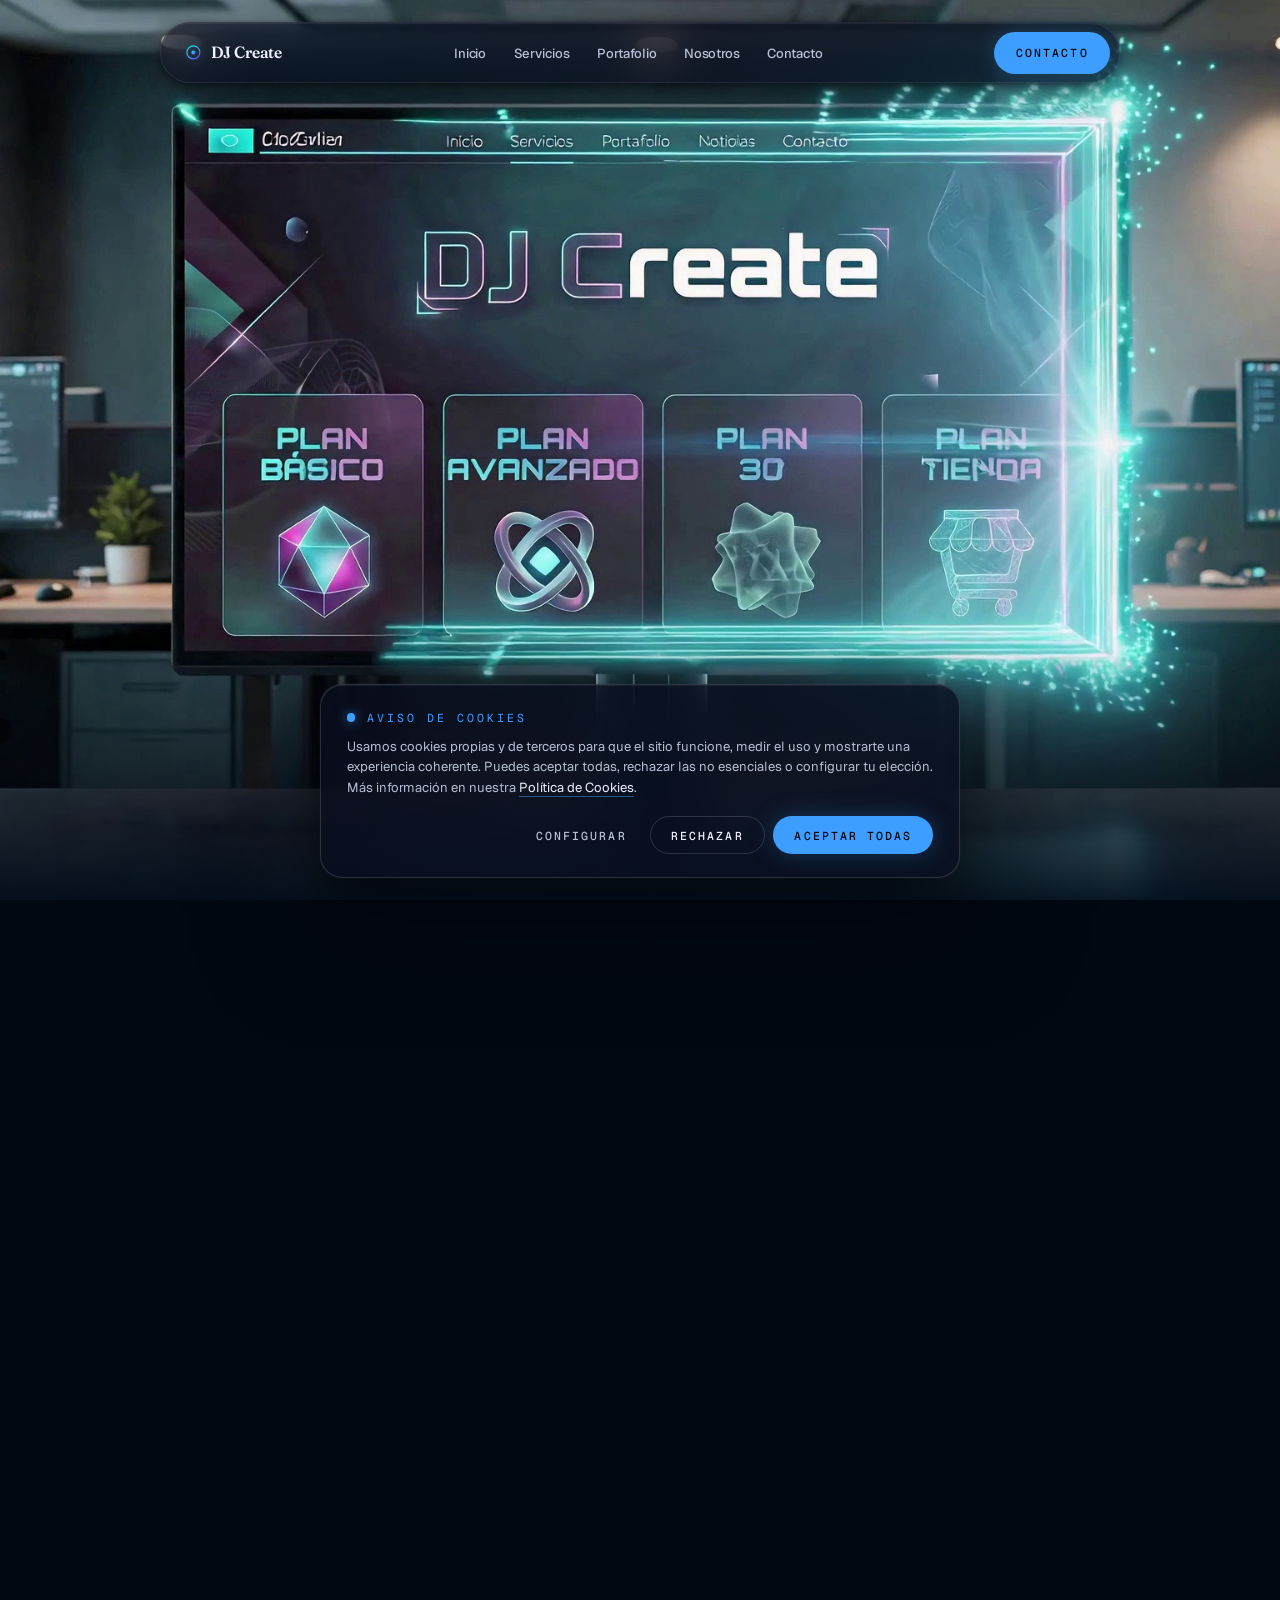
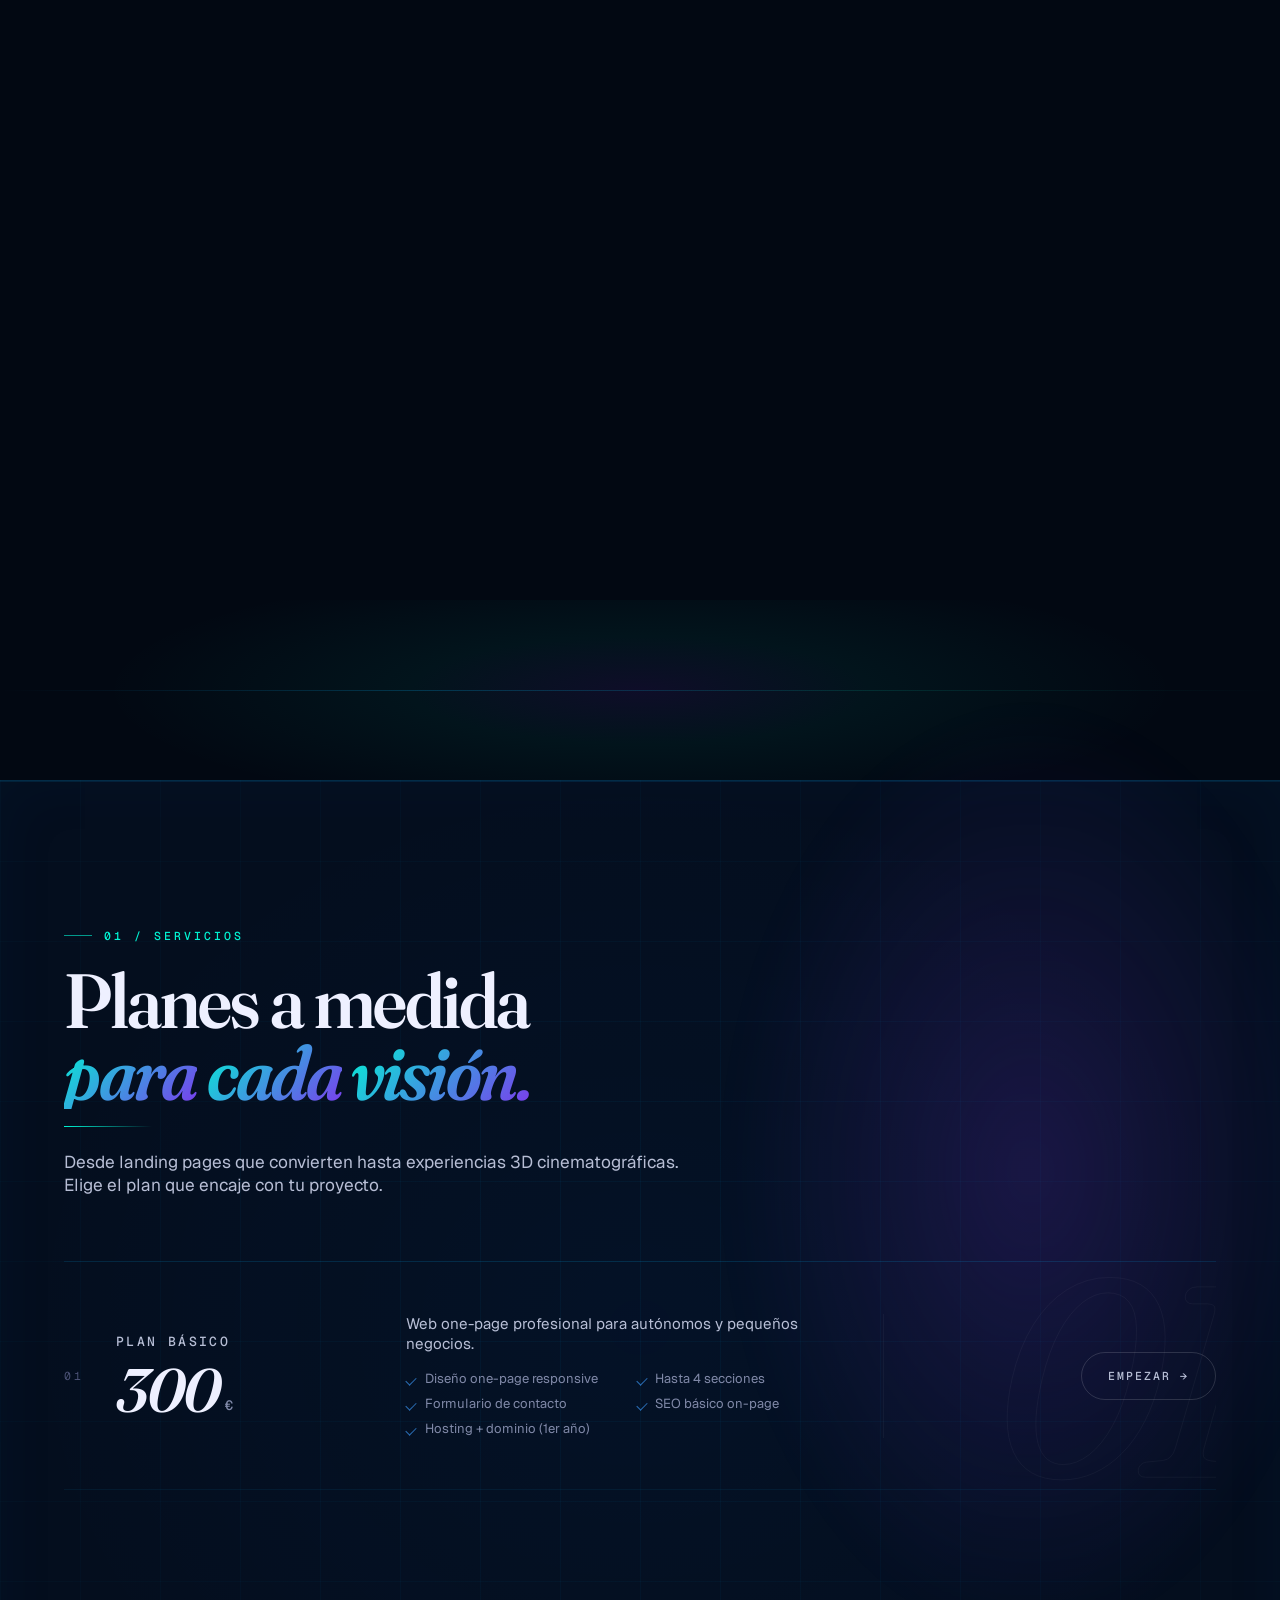
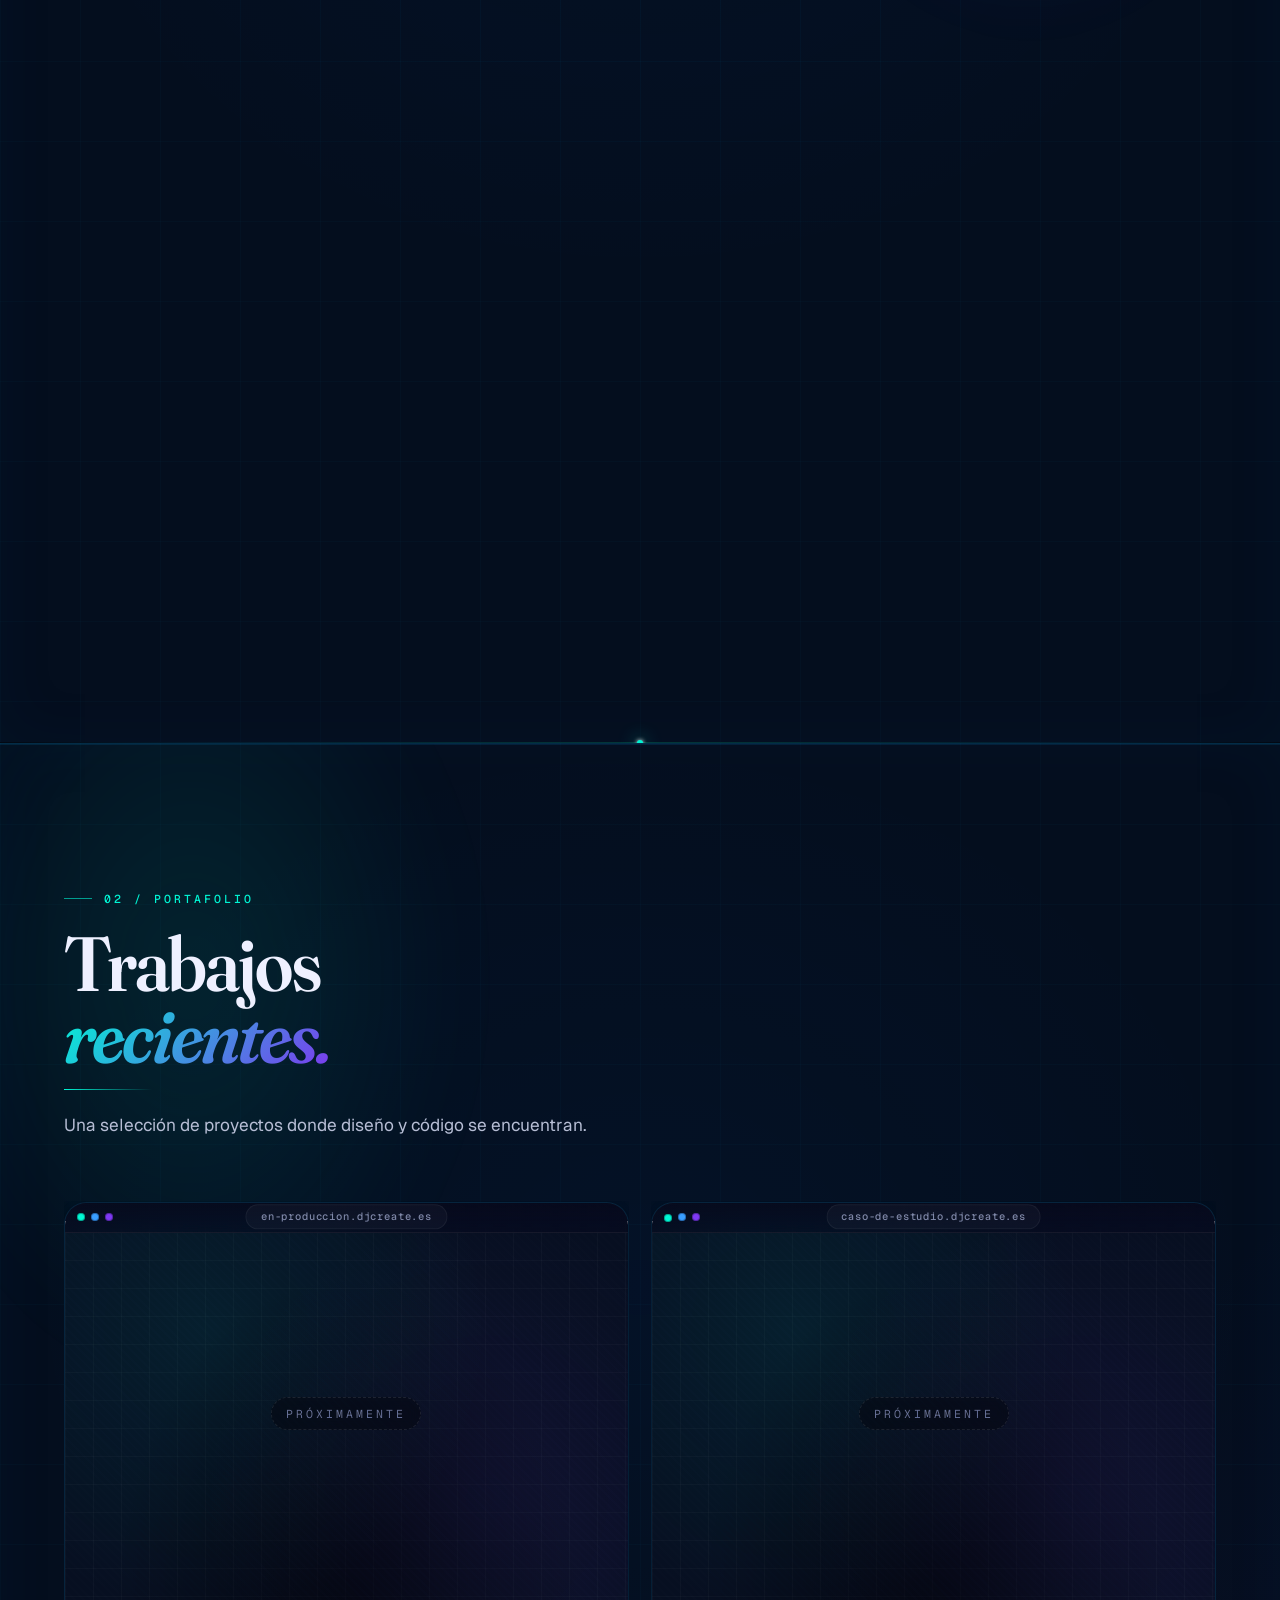
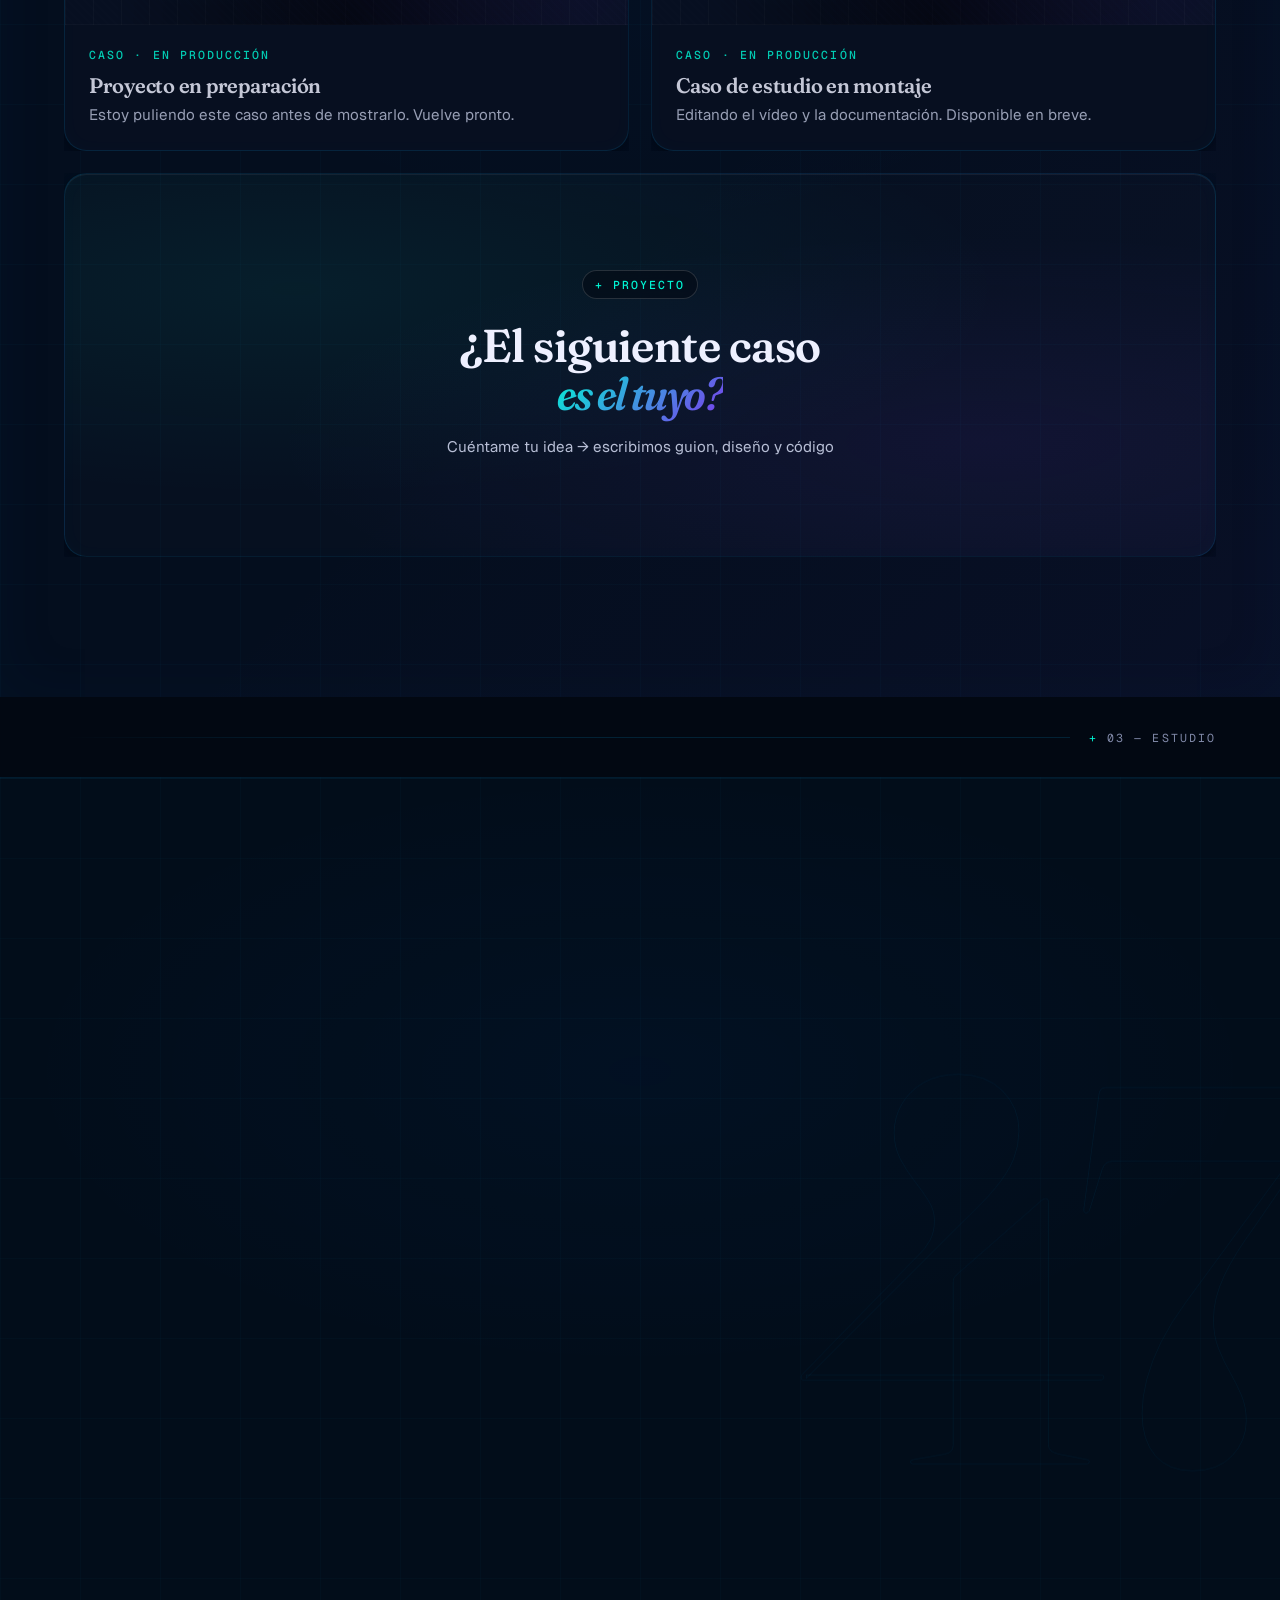
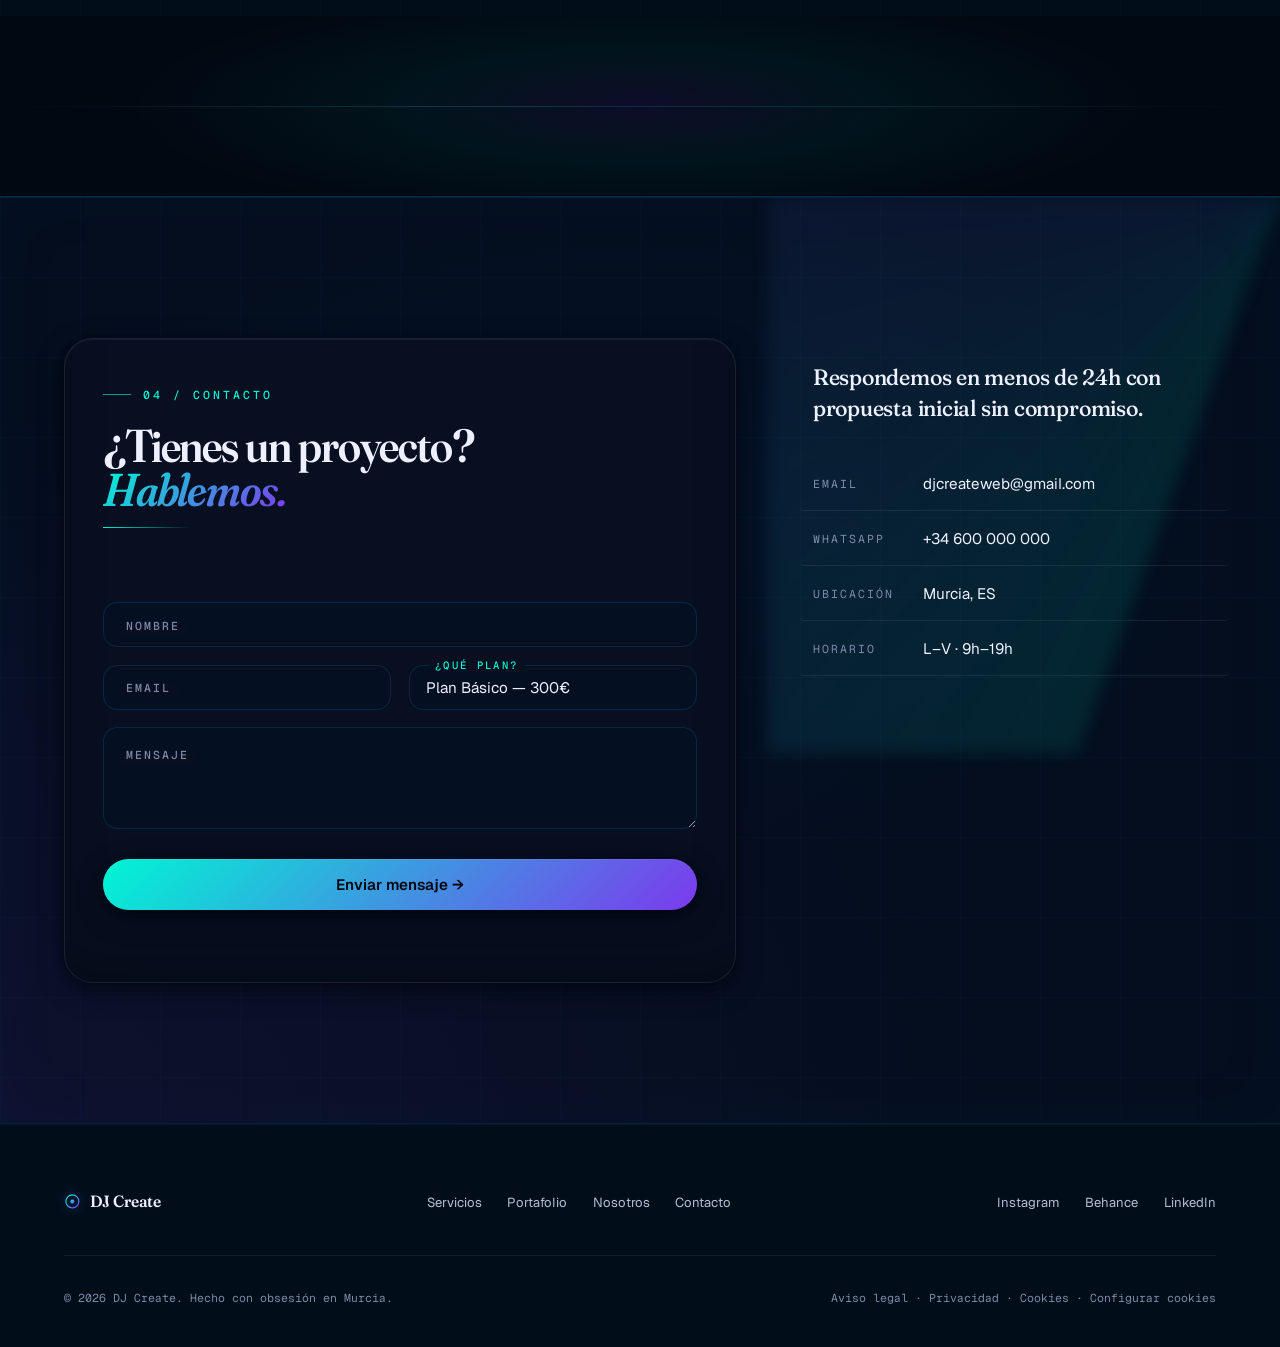
<file: index.html>
<!DOCTYPE html>
<html lang="es">
<head>
  <meta charset="UTF-8">
  <meta name="viewport" content="width=device-width, initial-scale=1.0">
  <title>DJ Create — Tu presencia digital, reinventada</title>
  <meta name="description" content="Agencia de diseño web 3D e inmersivo en Murcia. Webs cinematográficas que convierten visitantes en clientes.">
  <link rel="preconnect" href="https://fonts.googleapis.com">
  <link rel="preconnect" href="https://fonts.gstatic.com" crossorigin>
  <link href="https://fonts.googleapis.com/css2?family=Fraunces:ital,opsz,wght,SOFT,WONK@0,9..144,300..900,0..100,0..1;1,9..144,300..900,0..100,0..1&family=Geist+Mono:wght@400;500;600&family=Geist:wght@300;400;500;600;700&family=Syne:wght@800&display=swap" rel="stylesheet">
  <link href="https://fonts.googleapis.com/css2?family=Bebas+Neue&family=Space+Grotesk:wght@700&display=swap" rel="stylesheet">
  <link href="https://fonts.googleapis.com/css2?family=Instrument+Serif:ital,wght@0,400;1,400&family=Inter:wght@300;400;500&display=swap" rel="stylesheet">
  <link rel="stylesheet" href="css/styles.css">
  <link rel="stylesheet" href="css/intro.css">
</head>
<body>

  <!-- ============================================================
       DJ CREATE — Loader (entrada 3s + salida 2s + cortina 2s = 7s)
       Clases prefijadas con dj-loader- para evitar colisiones.
       ============================================================ -->
  <div id="dj-loader-root" class="dj-loader-root" aria-hidden="true">

    <!-- Capa final revelada tras la cortina -->
    <div class="dj-loader-reveal"></div>

    <!-- CORTINA DIAGONAL: dos triángulos que se separan hacia
         esquinas opuestas (NE y SW) por la diagonal TL→BR -->
    <div class="dj-loader-curtain">
      <div class="dj-loader-curtain-half dj-loader-tr">
        <div class="dj-loader-curtain-content">
          <div class="dj-loader-bg-art">
            <div class="dj-loader-arc"></div>
            <div class="dj-loader-plane dj-loader-plane-1"></div>
            <div class="dj-loader-plane dj-loader-plane-2"></div>
            <div class="dj-loader-plane dj-loader-plane-3"></div>
            <div class="dj-loader-plane dj-loader-plane-4"></div>
            <div class="dj-loader-plane dj-loader-plane-5"></div>
            <div class="dj-loader-v-lines"></div>
            <div class="dj-loader-corner-mark"></div>
            <div class="dj-loader-dots"></div>
            <div class="dj-loader-lines">
              <span></span><span></span><span></span><span></span>
            </div>
            <div class="dj-loader-vignette"></div>
          </div>
        </div>
      </div>
      <div class="dj-loader-curtain-half dj-loader-bl">
        <div class="dj-loader-curtain-content">
          <div class="dj-loader-bg-art">
            <div class="dj-loader-arc"></div>
            <div class="dj-loader-plane dj-loader-plane-1"></div>
            <div class="dj-loader-plane dj-loader-plane-2"></div>
            <div class="dj-loader-plane dj-loader-plane-3"></div>
            <div class="dj-loader-plane dj-loader-plane-4"></div>
            <div class="dj-loader-plane dj-loader-plane-5"></div>
            <div class="dj-loader-v-lines"></div>
            <div class="dj-loader-corner-mark"></div>
            <div class="dj-loader-dots"></div>
            <div class="dj-loader-lines">
              <span></span><span></span><span></span><span></span>
            </div>
            <div class="dj-loader-vignette"></div>
          </div>
        </div>
      </div>
    </div>

    <!-- Beam y halo -->

    <div class="dj-loader-grain"></div>

    <!-- MARCO EDITORIAL -->
    <div class="dj-loader-frame">
      <div class="dj-loader-corner dj-loader-tl"></div>
      <div class="dj-loader-corner dj-loader-tr"></div>
      <div class="dj-loader-corner dj-loader-bl"></div>
      <div class="dj-loader-corner dj-loader-br"></div>
    </div>

    <!-- CONTENIDO -->
    <main class="dj-loader-stage">
      <header class="dj-loader-topbar">
        <div class="dj-loader-left">
          <span class="dj-loader-index">N.º 001</span>
        </div>
        <div class="dj-loader-center">
          <span class="dj-loader-pill"><span class="dj-loader-dot"></span>En sesión</span>
        </div>
        <div class="dj-loader-right">
          <span>2026</span>
        </div>
      </header>

      <section class="dj-loader-core">
        <h1 class="dj-loader-logo" aria-label="DJ Create">
          <span class="dj-loader-logo-char" style="--char-delay: 0ms;">D</span>
          <span class="dj-loader-logo-char" style="--char-delay: 85ms;">J</span>
          <span class="dj-loader-amp" aria-hidden="true"></span>
          <span class="dj-loader-logo-char" style="--char-delay: 210ms;">C</span>
          <span class="dj-loader-logo-char" style="--char-delay: 295ms;">r</span>
          <span class="dj-loader-logo-char" style="--char-delay: 380ms;">e</span>
          <span class="dj-loader-logo-char" style="--char-delay: 465ms;">a</span>
          <span class="dj-loader-logo-char" style="--char-delay: 550ms;">t</span>
          <span class="dj-loader-logo-char" style="--char-delay: 635ms;">e</span>
        </h1>

        <div class="dj-loader-divider">
          <span class="dj-loader-line"></span>
          <span class="dj-loader-mark"></span>
          <span class="dj-loader-line"></span>
        </div>

        <p class="dj-loader-tagline">
          Estudio de diseño web <span class="dj-loader-sep">·</span> Murcia
        </p>
      </section>

      <footer class="dj-loader-footer-block">
        <div class="dj-loader-left">Murcia · España</div>

        <div class="dj-loader-status">
          <span class="dj-loader-label">
            Preparando la experiencia<span class="dj-loader-cursor"></span>
          </span>
          <div class="dj-loader-progress"><div class="dj-loader-bar"></div></div>
        </div>

        <div class="dj-loader-right dj-loader-meta">© DJ Create</div>
      </footer>
    </main>
  </div>

  <script>
    (function () {
      var loader = document.getElementById('dj-loader-root');
      if (!loader) return;
      if ('scrollRestoration' in history) history.scrollRestoration = 'manual';
      document.documentElement.classList.add('dj-loader-active');
      document.body.classList.add('dj-loader-active');
      window.scrollTo(0, 0);

      // T+1.7s — libera clicks durante los últimos 0.3s del telón
      setTimeout(function () {
        loader.style.pointerEvents = 'none';
      }, 1700);

      // T+2.0s — total exacto: removeChild y libera scroll
      setTimeout(function () {
        document.documentElement.classList.remove('dj-loader-active');
        document.body.classList.remove('dj-loader-active');
        if (loader.parentNode) loader.parentNode.removeChild(loader);
        window.scrollTo(0, 0);
        requestAnimationFrame(function () {
          window.scrollTo(0, 0);
        });
      }, 2000);
    })();
  </script>

  <!-- Gradient defs — separados del intro para que sigan activos en nav/footer -->
  <svg width="0" height="0" style="position:absolute;pointer-events:none" aria-hidden="true">
    <defs>
      <linearGradient id="djc-grad" x1="0" y1="0" x2="1" y2="1">
        <stop offset="0%" stop-color="#00F5D4"/>
        <stop offset="55%" stop-color="#3D9DFF"/>
        <stop offset="100%" stop-color="#7C3AED"/>
      </linearGradient>
    </defs>
  </svg>

  <!-- NAV FLOTANTE -->
  <nav id="nav" class="nav-pill">
    <a href="#hero" class="nav-logo" data-scroll>
      <svg class="nav-logo-mark" viewBox="0 0 22 22" aria-hidden="true">
        <circle cx="11" cy="11" r="8.5" fill="none" stroke="url(#djc-grad)" stroke-width="1.5"/>
        <circle cx="11" cy="11" r="2.6" fill="url(#djc-grad)"/>
      </svg>
      DJ Create
    </a>
    <ul class="nav-links">
      <li><a href="#hero" data-scroll>Inicio</a></li>
      <li><a href="#servicios" data-scroll>Servicios</a></li>
      <li><a href="#portafolio" data-scroll>Portafolio</a></li>
      <li><a href="#nosotros" data-scroll>Nosotros</a></li>
      <li><a href="#contacto" data-scroll>Contacto</a></li>
    </ul>
    <a href="#contacto" class="nav-cta" data-scroll>CONTACTO</a>
  </nav>

  <!-- HERO — SCROLL DRIVEN -->
  <section id="hero">
    <div id="scrollCanvas">
      <canvas id="frameCanvas"></canvas>
    </div>

    <!-- Fade-out: oculta progresivamente los frames finales del vídeo
         para evitar que el texto baked-in se solape con el hero-content -->
    <div id="heroFadeout" aria-hidden="true"></div>

    <div class="hero-overlay">
      <div class="hero-content" id="heroContent">
        <span class="hero-accent" aria-hidden="true"></span>
        <p class="hero-tag"><span class="hero-tag-mark">●</span> Agencia de diseño web · Murcia</p>
        <h1 class="hero-title">
          Diseñamos<br>experiencias<br><span class="grad">que se recuerdan.</span>
        </h1>
        <p class="hero-sub">Webs que no se olvidan. Diseñadas a medida, sin plantillas, con obsesión por cada detalle.</p>
        <div class="hero-btns">
          <a href="#portafolio" class="btn-main" data-scroll>Ver proyectos</a>
          <a href="#contacto" class="btn-ghost" data-scroll>Hablemos →</a>
        </div>
        <p class="hero-meta">
          <span>Murcia · ES</span>
        </p>
      </div>
    </div>

    <!-- Cursor custom (reticle scope) — sigue al ratón en el hero -->
    <div class="scroll-hint" aria-hidden="true">
      <svg class="shc" viewBox="0 0 28 28" aria-hidden="true">
        <circle class="shc-ring" cx="14" cy="14" r="13"/>
        <circle class="shc-ring shc-ring--dashed" cx="14" cy="14" r="8"/>
        <line class="shc-tick shc-tick--n" x1="14" y1="0" x2="14" y2="3"/>
        <line class="shc-tick shc-tick--s" x1="14" y1="25" x2="14" y2="28"/>
        <line class="shc-tick shc-tick--e" x1="25" y1="14" x2="28" y2="14"/>
        <line class="shc-tick shc-tick--w" x1="0" y1="14" x2="3" y2="14"/>
        <circle class="shc-dot" cx="14" cy="14" r="1.8"/>
      </svg>
      <span class="shc-label">Scroll</span>
      <div class="scroll-bar"></div>
    </div>
  </section>

  <!-- DIVIDER hero → servicios -->
  <div class="section-divider divider-haze" aria-hidden="true"></div>

  <!-- SERVICIOS · tier-2 · bento -->
  <section id="servicios" class="section section--tier-2 section-servicios">
    <div class="section-inner">
      <div class="section-head reveal">
        <p class="section-eyebrow"><span>01 / Servicios</span></p>
        <h2 class="section-title split-words has-rule">Planes a medida<br><span class="grad">para cada visión.</span></h2>
        <p class="section-lead">Desde landing pages que convierten hasta experiencias 3D cinematográficas. Elige el plan que encaje con tu proyecto.</p>
      </div>

      <div class="plans-list" data-reveal-stagger="100">

        <!-- 01 Plan Basico -->
        <article class="plan-row reveal-up" data-num="01">
          <div class="plan-row__left">
            <span class="plan-row__num">01</span>
            <div class="plan-row__identity">
              <p class="plan-row__name">Plan Básico</p>
              <p class="plan-row__price"><span>300</span><em>€</em></p>
            </div>
          </div>
          <div class="plan-row__center">
            <p class="plan-row__desc">Web one-page profesional para autónomos y pequeños negocios.</p>
            <ul class="plan-row__features">
              <li>Diseño one-page responsive</li>
              <li>Hasta 4 secciones</li>
              <li>Formulario de contacto</li>
              <li>SEO básico on-page</li>
              <li>Hosting + dominio (1er año)</li>
            </ul>
          </div>
          <div class="plan-row__right">
            <a href="#contacto" class="plan-row__cta" data-scroll>Empezar →</a>
          </div>
        </article>

        <!-- 02 Plan Avanzado (featured) -->
        <article class="plan-row plan-row--featured reveal-up" data-num="02">
          <span class="plan-row__badge">Más popular</span>
          <div class="plan-row__left">
            <span class="plan-row__num">02</span>
            <div class="plan-row__identity">
              <p class="plan-row__name">Plan Avanzado</p>
              <p class="plan-row__price"><span>400</span><em>€</em></p>
            </div>
          </div>
          <div class="plan-row__center">
            <p class="plan-row__desc">Web multipágina con animaciones avanzadas, blog y panel para gestionar contenidos.</p>
            <ul class="plan-row__features">
              <li>Hasta 6 páginas a medida</li>
              <li>Animaciones GSAP / scroll</li>
              <li>Blog con CMS</li>
              <li>SEO técnico avanzado</li>
              <li>Analytics + dashboard</li>
              <li>2 meses de soporte</li>
            </ul>
          </div>
          <div class="plan-row__right">
            <a href="#contacto" class="plan-row__cta plan-row__cta--solid" data-scroll>Empezar →</a>
          </div>
        </article>

        <!-- 03 Plan 3D -->
        <article class="plan-row reveal-up" data-num="03">
          <div class="plan-row__left">
            <span class="plan-row__num">03</span>
            <div class="plan-row__identity">
              <p class="plan-row__name">Plan 3D</p>
              <p class="plan-row__price"><span>500</span><em>€</em></p>
            </div>
          </div>
          <div class="plan-row__center">
            <p class="plan-row__desc">Experiencia inmersiva con escenas 3D y scroll cinematográfico.</p>
            <ul class="plan-row__features">
              <li>Escenas 3D con Three.js</li>
              <li>Animaciones scroll-driven</li>
              <li>Modelado básico incluido</li>
              <li>Optimización móvil</li>
              <li>Diseño cinematográfico</li>
            </ul>
          </div>
          <div class="plan-row__right">
            <a href="#contacto" class="plan-row__cta" data-scroll>Empezar →</a>
          </div>
        </article>

        <!-- 04 Plan Tienda -->
        <article class="plan-row reveal-up" data-num="04">
          <div class="plan-row__left">
            <span class="plan-row__num">04</span>
            <div class="plan-row__identity">
              <p class="plan-row__name">Plan Tienda</p>
              <p class="plan-row__price"><span>desde 800</span><em>€</em></p>
            </div>
          </div>
          <div class="plan-row__center">
            <p class="plan-row__desc">Tienda online completa con pasarela de pago, gestión de productos y envíos.</p>
            <ul class="plan-row__features">
              <li>Catálogo ilimitado</li>
              <li>Stripe / Redsys integrado</li>
              <li>Panel de gestión</li>
              <li>Cupones y descuentos</li>
              <li>Email transaccional</li>
              <li>Formación incluida</li>
            </ul>
          </div>
          <div class="plan-row__right">
            <a href="#contacto" class="plan-row__cta" data-scroll>Empezar →</a>
          </div>
        </article>

      </div>
    </div>
  </section>

  <!-- DIVIDER servicios → portafolio -->
  <div class="section-divider divider-scanline" aria-hidden="true"><span class="divider-dot"></span></div>

  <!-- PORTAFOLIO · tier-2 · editorial full-bleed -->
  <section id="portafolio" class="section section--tier-2 section-portafolio">
    <div class="section-inner section-inner--bleed">
      <div class="section-head reveal">
        <p class="section-eyebrow"><span>02 / Portafolio</span></p>
        <h2 class="section-title split-words has-rule">Trabajos<br><span class="grad">recientes.</span></h2>
        <p class="section-lead">Una selección de proyectos donde diseño y código se encuentran.</p>
      </div>

      <div class="portfolio-grid portfolio-grid--editorial" data-reveal-stagger="100">

        <!-- ============================================================
             PLANTILLA — copia este bloque por cada proyecto real.
             Sustituye:
               · href      → URL real del proyecto
               · data-url  → dominio que se muestra en la barra
               · <video>   → ruta a tu MP4 (assets/portfolio/<slug>.mp4)
               · tag/título/desc → datos reales

             Tamaños disponibles (combina libremente para grid editorial):
               .portfolio-card--w2   → 2 cols (vertical)
               .portfolio-card--w3   → 3 cols (estándar)
               .portfolio-card--w4   → 4 cols (destacado horizontal)

             Borra los .portfolio-card--placeholder cuando subas tu primer
             proyecto. La tarjeta CTA del final puedes mantenerla siempre.
        ============================================================ -->

        <!--
        <a href="https://tudominio.com" target="_blank" rel="noopener" class="portfolio-card portfolio-card--w4 reveal-blur" data-url="tudominio.com">
          <div class="portfolio-thumb portfolio-thumb--video">
            <div class="portfolio-bar">
              <span class="portfolio-bar-dots"><i class="dot dot--r"></i><i class="dot dot--y"></i><i class="dot dot--g"></i></span>
              <span class="portfolio-bar-url">tudominio.com</span>
            </div>
            <video src="assets/portfolio/proyecto.mp4" autoplay loop muted playsinline preload="metadata"></video>
          </div>
          <div class="portfolio-meta">
            <span class="portfolio-tag">Categoría · Tipo</span>
            <h3 class="portfolio-title">Nombre del proyecto</h3>
            <p class="portfolio-desc">Una línea sobre el reto y la solución.</p>
          </div>
        </a>
        -->

        <!-- Placeholders elegantes — borrar cuando haya proyectos reales -->
        <div class="portfolio-card portfolio-card--placeholder portfolio-card--w3 reveal-blur" aria-hidden="true">
          <div class="portfolio-thumb portfolio-thumb--video">
            <div class="portfolio-bar">
              <span class="portfolio-bar-dots"><i class="dot dot--r"></i><i class="dot dot--y"></i><i class="dot dot--g"></i></span>
              <span class="portfolio-bar-url">en-produccion.djcreate.es</span>
            </div>
            <div class="portfolio-skeleton">
              <span class="portfolio-skeleton-tag">Próximamente</span>
            </div>
          </div>
          <div class="portfolio-meta">
            <span class="portfolio-tag">Caso · En producción</span>
            <h3 class="portfolio-title">Proyecto en preparación</h3>
            <p class="portfolio-desc">Estoy puliendo este caso antes de mostrarlo. Vuelve pronto.</p>
          </div>
        </div>

        <div class="portfolio-card portfolio-card--placeholder portfolio-card--w3 reveal-blur" aria-hidden="true">
          <div class="portfolio-thumb portfolio-thumb--video">
            <div class="portfolio-bar">
              <span class="portfolio-bar-dots"><i class="dot dot--r"></i><i class="dot dot--y"></i><i class="dot dot--g"></i></span>
              <span class="portfolio-bar-url">caso-de-estudio.djcreate.es</span>
            </div>
            <div class="portfolio-skeleton">
              <span class="portfolio-skeleton-tag">Próximamente</span>
            </div>
          </div>
          <div class="portfolio-meta">
            <span class="portfolio-tag">Caso · En producción</span>
            <h3 class="portfolio-title">Caso de estudio en montaje</h3>
            <p class="portfolio-desc">Editando el vídeo y la documentación. Disponible en breve.</p>
          </div>
        </div>

        <a href="#contacto" class="portfolio-card portfolio-card--cta portfolio-card--w6 reveal-blur" data-scroll>
          <div class="portfolio-cta-inner">
            <span class="portfolio-tag">+ proyecto</span>
            <h3 class="portfolio-title">¿El siguiente caso<br><span class="grad">es el tuyo?</span></h3>
            <p>Cuéntame tu idea → escribimos guion, diseño y código</p>
          </div>
        </a>
      </div>
    </div>
  </section>

  <!-- DIVIDER portafolio → nosotros -->
  <div class="section-divider divider-tech" aria-hidden="true"><span>03 — estudio</span></div>

  <!-- NOSOTROS · tier-1 · split editorial + 47 gigante -->
  <section id="nosotros" class="section section--tier-1 section-nosotros">
    <span class="nosotros-bignum" aria-hidden="true" data-parallax-speed="-0.18">47</span>

    <div class="section-inner">
      <div class="nosotros-grid">
        <aside class="nosotros-aside reveal">
          <div class="nosotros-aside-inner">
            <p class="section-eyebrow"><span>03 / Nosotros</span></p>
            <h2 class="section-title split-words has-rule">Estudio<br>pequeño,<br><span class="grad">obsesión<br>grande.</span></h2>
            <p class="nosotros-meta">DJ Create<br>Murcia, ES</p>
          </div>
        </aside>

        <div class="nosotros-text reveal">
          <p class="nosotros-lead">Estudio de diseño web en Murcia. Para marcas que no se conforman con plantillas.</p>

          <ol class="nosotros-manifest">
            <li>
              <span class="nosotros-manifest__num">01</span>
              <h3 class="nosotros-manifest__title">Hecho a medida</h3>
              <p class="nosotros-manifest__desc">Cada web desde cero. Sin plantillas, sin temas comprados.</p>
            </li>
            <li>
              <span class="nosotros-manifest__num">02</span>
              <h3 class="nosotros-manifest__title">Obsesivos con el detalle</h3>
              <p class="nosotros-manifest__desc">Cada animación, cada transición, cada línea de código.</p>
            </li>
            <li>
              <span class="nosotros-manifest__num">03</span>
              <h3 class="nosotros-manifest__title">Pocos clientes</h3>
              <p class="nosotros-manifest__desc">Un puñado de proyectos al año. Toda la atención que merecen.</p>
            </li>
          </ol>

          <ul class="nosotros-stats">
            <li><strong data-counter="100" data-counter-suffix="%">100%</strong><span>diseño a medida</span></li>
            <li><strong data-counter="5" data-counter-suffix="★">5★</strong><span>satisfacción cliente</span></li>
            <li><strong>1 a 1</strong><span>atención dedicada</span></li>
          </ul>
        </div>
      </div>
    </div>
  </section>

  <!-- DIVIDER nosotros → contacto -->
  <div class="section-divider divider-haze" aria-hidden="true"></div>

  <!-- CONTACTO · tier-2 · split asimétrico 60/40 -->
  <section id="contacto" class="section section--tier-2 section-contacto">
    <div class="section-inner section-inner--wide">
      <div class="contacto-grid contacto-grid--asym">
        <form class="contacto-form reveal" id="contactForm" novalidate>
          <header class="contacto-form-head">
            <p class="section-eyebrow"><span>04 / Contacto</span></p>
            <h2 class="section-title split-words has-rule">¿Tienes un proyecto?<br><span class="grad">Hablemos.</span></h2>
          </header>

          <div class="field">
            <label for="name">Nombre</label>
            <input id="name" name="name" type="text" required placeholder=" ">
          </div>
          <div class="field-row">
            <div class="field">
              <label for="email">Email</label>
              <input id="email" name="email" type="email" required placeholder=" ">
            </div>
            <div class="field">
              <label for="plan">¿Qué plan?</label>
              <select id="plan" name="plan">
                <option>Plan Básico — 300€</option>
                <option>Plan Avanzado — 400€</option>
                <option>Plan 3D — 500€</option>
                <option>Plan Tienda — desde 800€</option>
                <option>Otro / no estoy seguro</option>
              </select>
            </div>
          </div>
          <div class="field">
            <label for="message">Mensaje</label>
            <textarea id="message" name="message" rows="4" required placeholder=" "></textarea>
          </div>
          <button type="submit" class="btn-main btn-submit">Enviar mensaje →</button>
          <p class="form-feedback" id="formFeedback" aria-live="polite"></p>
        </form>

        <aside class="contacto-aside reveal">
          <p class="contacto-aside-lead">Respondemos en menos de 24h con propuesta inicial sin compromiso.</p>

          <ul class="contacto-info">
            <li><span>Email</span><a href="mailto:djcreateweb@gmail.com">djcreateweb@gmail.com</a></li>
            <li><span>WhatsApp</span><a href="tel:+34600000000">+34 600 000 000</a></li>
            <li><span>Ubicación</span><p>Murcia, ES</p></li>
            <li><span>Horario</span><p>L–V · 9h–19h</p></li>
          </ul>
        </aside>
      </div>
    </div>
  </section>

  <!-- FOOTER -->
  <footer class="footer">
    <div class="footer-top">
      <a href="#hero" class="nav-logo" data-scroll>
        <svg class="nav-logo-mark" viewBox="0 0 22 22" aria-hidden="true">
          <circle cx="11" cy="11" r="8.5" fill="none" stroke="url(#djc-grad)" stroke-width="1.5"/>
          <circle cx="11" cy="11" r="2.6" fill="url(#djc-grad)"/>
        </svg>
        DJ Create
      </a>
      <ul class="footer-links">
        <li><a href="#servicios" data-scroll>Servicios</a></li>
        <li><a href="#portafolio" data-scroll>Portafolio</a></li>
        <li><a href="#nosotros" data-scroll>Nosotros</a></li>
        <li><a href="#contacto" data-scroll>Contacto</a></li>
      </ul>
      <ul class="footer-social">
        <li><a href="#">Instagram</a></li>
        <li><a href="#">Behance</a></li>
        <li><a href="#">LinkedIn</a></li>
      </ul>
    </div>
    <div class="footer-bottom">
      <p>© <span id="year"></span> DJ Create. Hecho con obsesión en Murcia.</p>
      <p>
        <a href="legal/aviso-legal.html">Aviso legal</a> ·
        <a href="legal/politica-privacidad.html">Privacidad</a> ·
        <a href="legal/politica-cookies.html">Cookies</a> ·
        <a href="#" data-cookie-open>Configurar cookies</a>
      </p>
    </div>
  </footer>

  <!-- COOKIE BANNER -->
  <div id="cookieBanner" class="cookie-banner" role="dialog" aria-modal="false" aria-labelledby="cookieBannerTitle" aria-hidden="true" hidden>
    <div class="cookie-banner__head">
      <span class="cookie-banner__mark" aria-hidden="true"></span>
      <span class="cookie-banner__eyebrow" id="cookieBannerTitle">Aviso de cookies</span>
    </div>
    <p class="cookie-banner__text">
      Usamos cookies propias y de terceros para que el sitio funcione, medir el uso y mostrarte una experiencia coherente.
      Puedes aceptar todas, rechazar las no esenciales o configurar tu elección. Más información en nuestra
      <a href="legal/politica-cookies.html">Política de Cookies</a>.
    </p>
    <div class="cookie-banner__actions">
      <button type="button" class="cookie-btn cookie-btn--text" data-cookie-config>Configurar</button>
      <button type="button" class="cookie-btn cookie-btn--ghost" data-cookie-reject>Rechazar</button>
      <button type="button" class="cookie-btn cookie-btn--primary" data-cookie-accept-all>Aceptar todas</button>
    </div>
  </div>

  <!-- COOKIE MODAL -->
  <div id="cookieModal" class="cookie-modal" role="dialog" aria-modal="true" aria-labelledby="cookieModalTitle" aria-hidden="true" hidden>
    <div class="cookie-modal__backdrop" aria-hidden="true"></div>
    <div class="cookie-modal__dialog">
      <h3 class="cookie-modal__title" id="cookieModalTitle">Preferencias de cookies</h3>
      <p class="cookie-modal__lede">Activa o desactiva cada categoría según tus preferencias. Las cookies técnicas son imprescindibles para que el sitio funcione y no pueden desactivarse.</p>

      <div class="cookie-cat">
        <div>
          <p class="cookie-cat__name">Necesarias</p>
          <p class="cookie-cat__desc">Mantienen la sesión, las preferencias básicas y permiten que el sitio funcione correctamente. Siempre activas.</p>
        </div>
        <label class="cookie-switch" aria-label="Cookies necesarias (siempre activas)">
          <input type="checkbox" data-cookie-toggle="necessary" checked disabled>
          <span class="cookie-switch__slider"></span>
        </label>
      </div>

      <div class="cookie-cat">
        <div>
          <p class="cookie-cat__name">Analítica</p>
          <p class="cookie-cat__desc">Nos ayuda a entender cómo se usa el sitio, de forma agregada y anónima, para mejorar la experiencia.</p>
        </div>
        <label class="cookie-switch" aria-label="Cookies de analítica">
          <input type="checkbox" data-cookie-toggle="analytics">
          <span class="cookie-switch__slider"></span>
        </label>
      </div>

      <div class="cookie-cat">
        <div>
          <p class="cookie-cat__name">Marketing</p>
          <p class="cookie-cat__desc">Permiten medir la eficacia de campañas y mostrar contenido relevante en plataformas externas.</p>
        </div>
        <label class="cookie-switch" aria-label="Cookies de marketing">
          <input type="checkbox" data-cookie-toggle="marketing">
          <span class="cookie-switch__slider"></span>
        </label>
      </div>

      <div class="cookie-modal__actions">
        <button type="button" class="cookie-btn cookie-btn--text" data-cookie-close>Cerrar</button>
        <button type="button" class="cookie-btn cookie-btn--ghost" data-cookie-save>Guardar selección</button>
        <button type="button" class="cookie-btn cookie-btn--primary" data-cookie-accept-all-modal>Aceptar todas</button>
      </div>
    </div>
  </div>
  <script src="js/frames.js"></script>
  <script src="js/main.js"></script>
  <script src="js/cookies.js"></script>
</body>
</html>
</file>
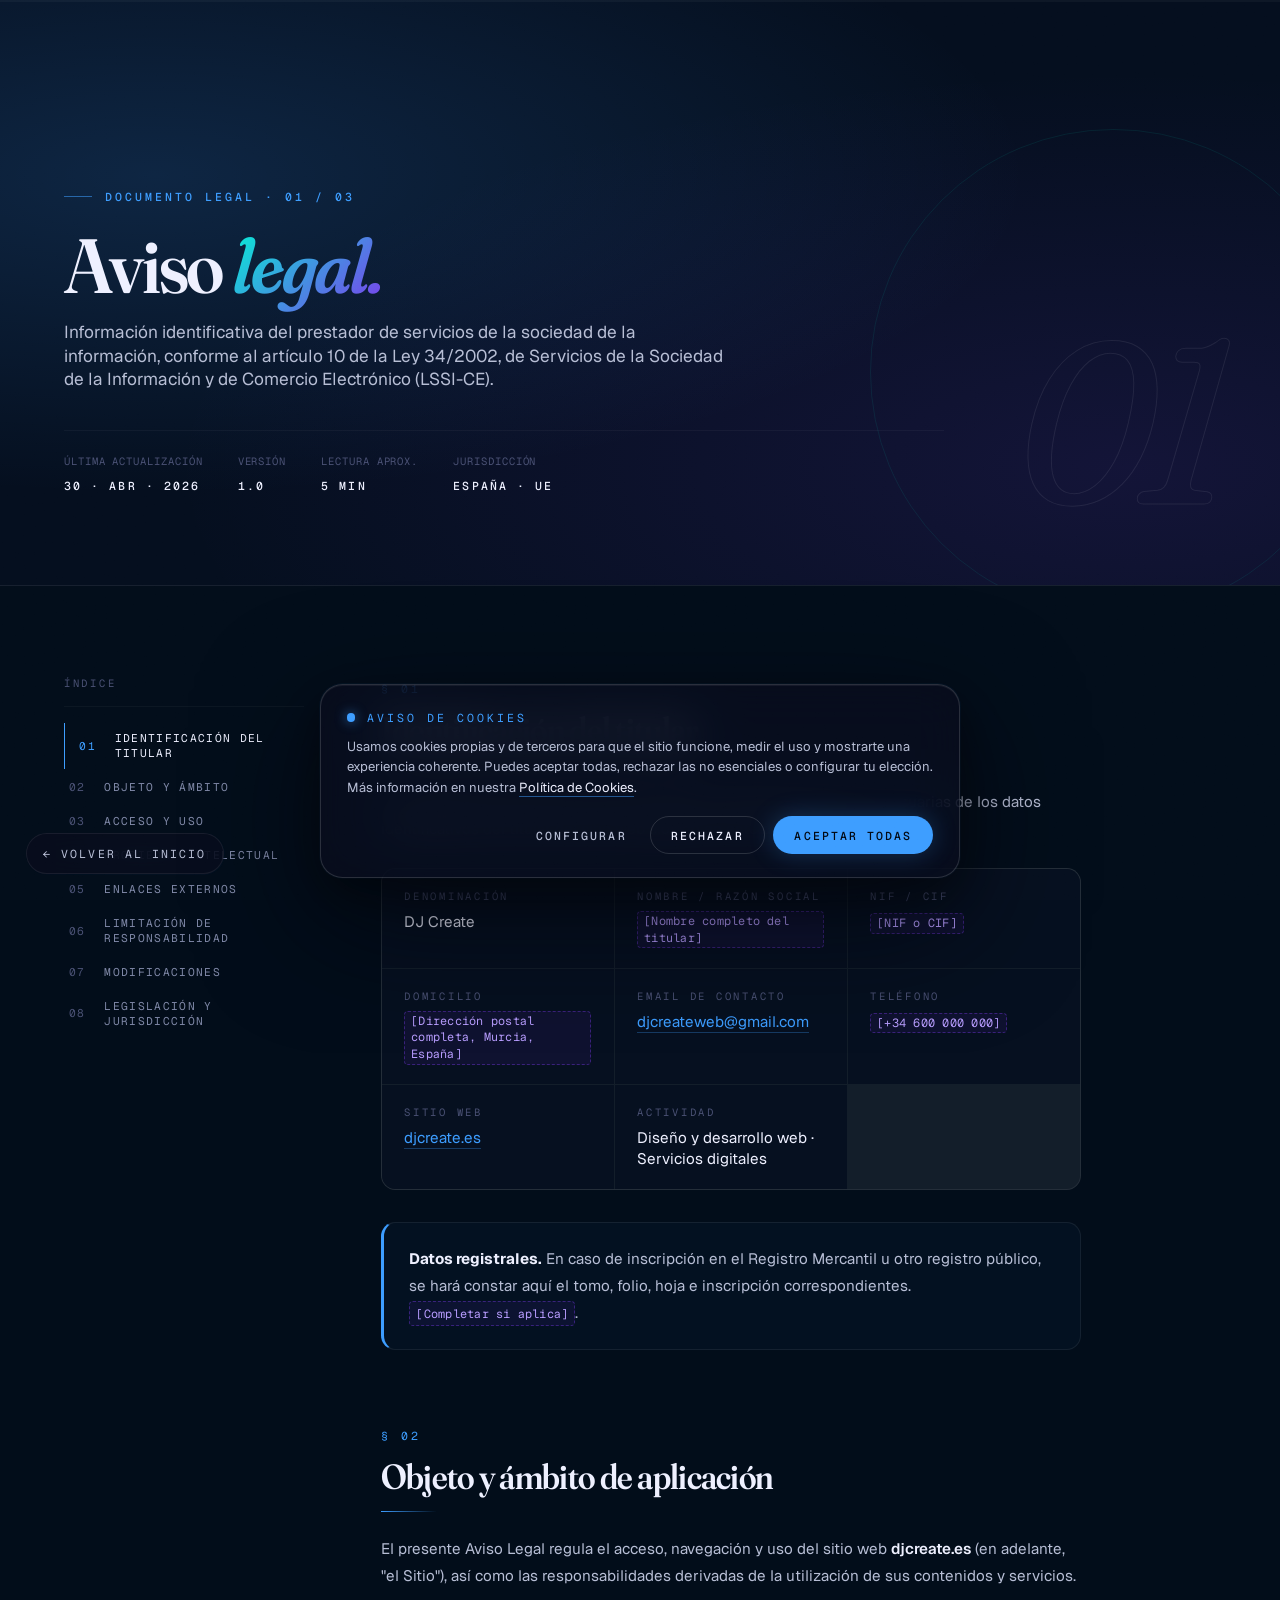
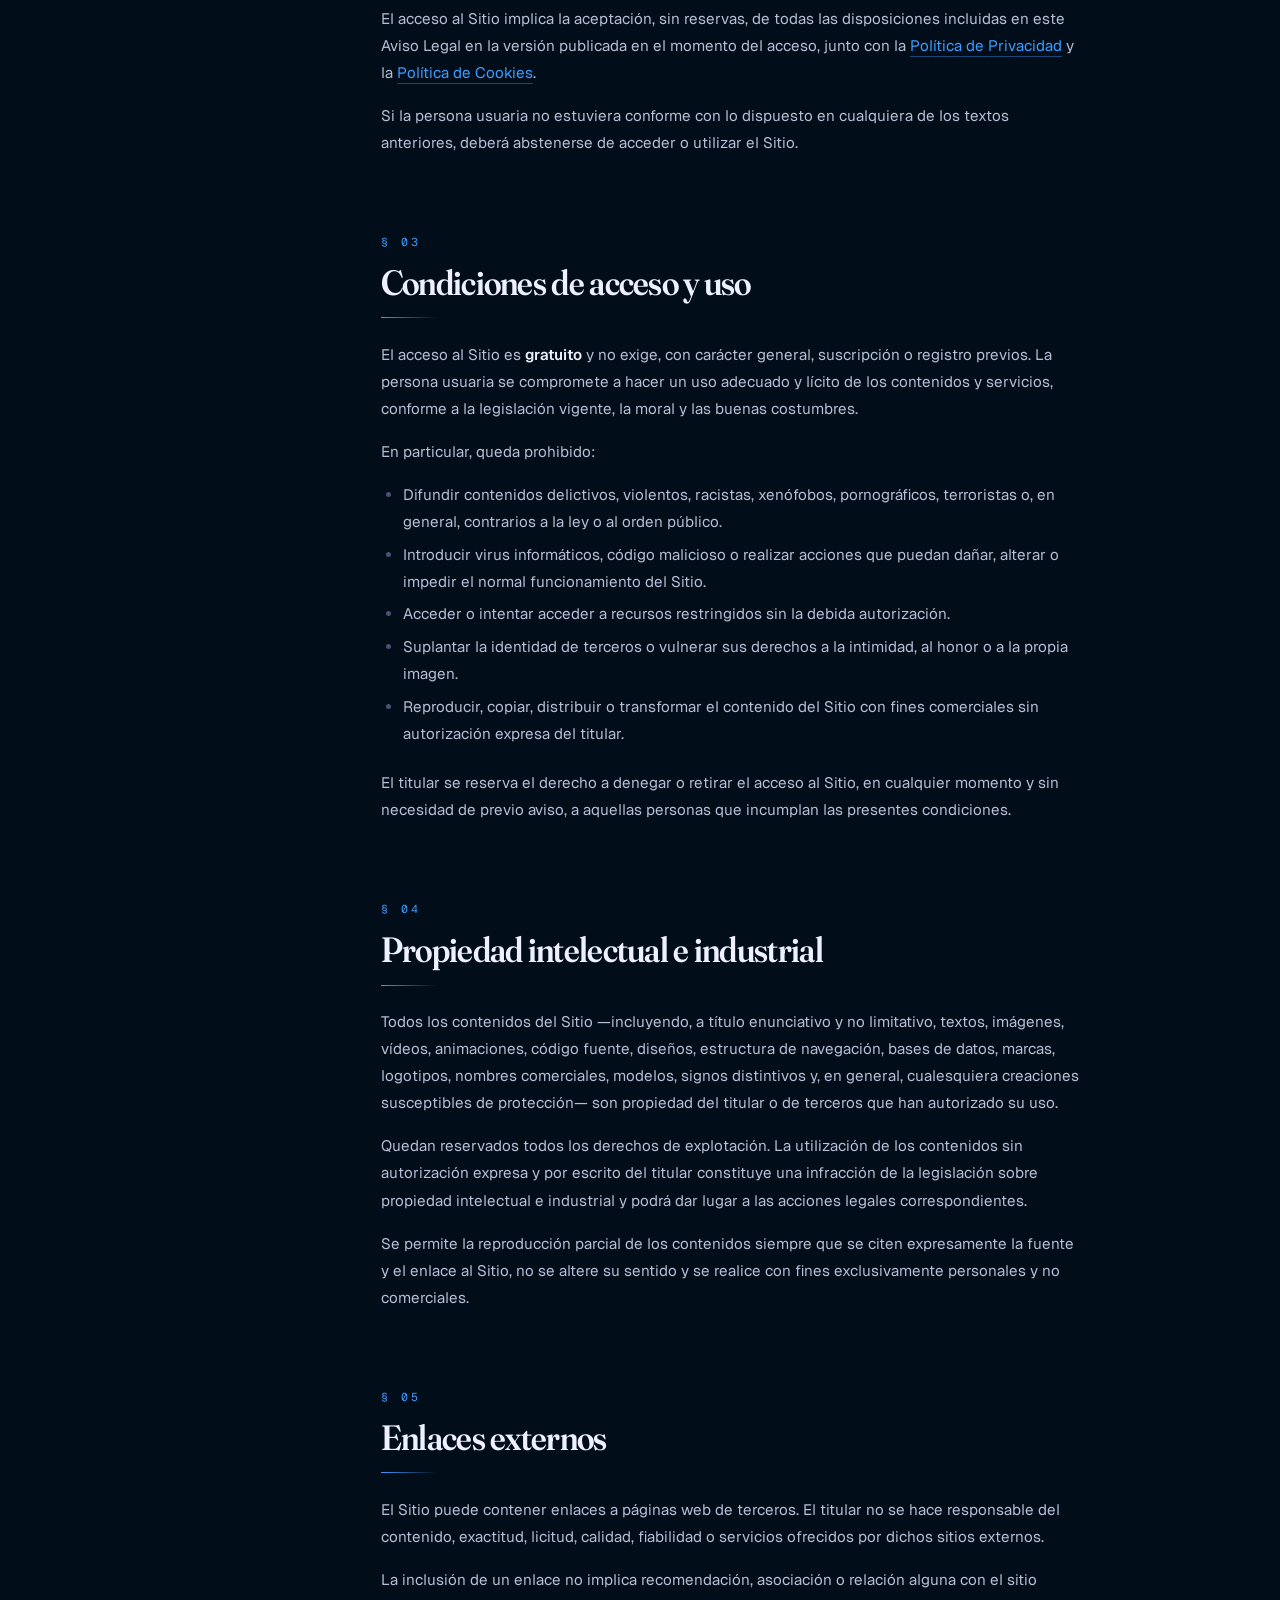
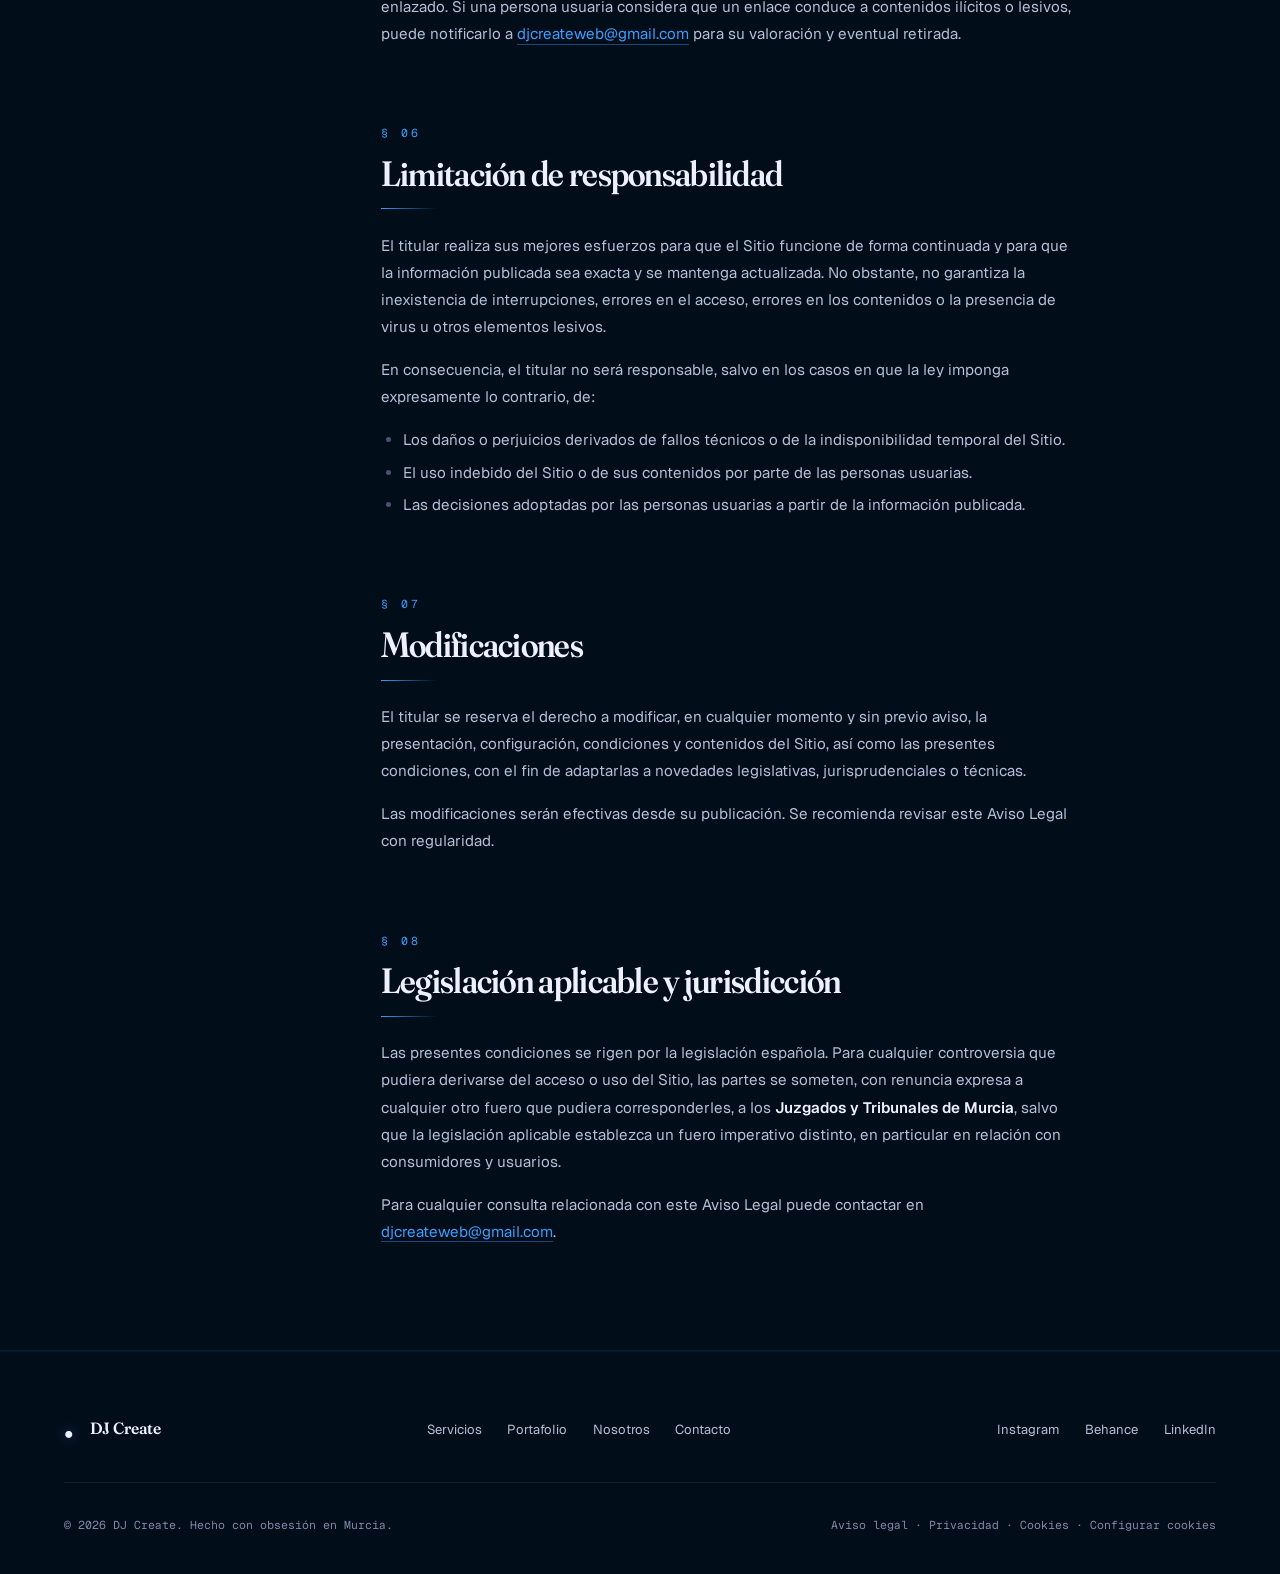
<file: aviso-legal.html>
<!DOCTYPE html>
<html lang="es">
<head>
  <meta charset="UTF-8">
  <meta name="viewport" content="width=device-width, initial-scale=1.0">
  <title>Aviso legal — DJ Create</title>
  <meta name="description" content="Información legal del titular del sitio web djcreate.es conforme a la Ley 34/2002 (LSSI-CE).">
  <meta name="robots" content="noindex,follow">
  <link rel="preconnect" href="https://fonts.googleapis.com">
  <link rel="preconnect" href="https://fonts.gstatic.com" crossorigin>
  <link href="https://fonts.googleapis.com/css2?family=Fraunces:ital,opsz,wght,SOFT,WONK@0,9..144,300..900,0..100,0..1;1,9..144,300..900,0..100,0..1&family=Geist+Mono:wght@400;500;600&family=Geist:wght@300;400;500;600;700&display=swap" rel="stylesheet">
  <link rel="stylesheet" href="css/cursor.css">
  <link rel="stylesheet" href="css/styles.css">
</head>
<body>

  <!-- Reading progress -->
  <div class="read-progress" aria-hidden="true">
    <div class="read-progress__bar" id="readProgress"></div>
  </div>

  <!-- HERO -->
  <section class="legal-hero">
    <div class="legal-hero__inner">
      <div class="legal-hero__main">
        <p class="legal-eyebrow">Documento legal · 01 / 03</p>
        <h1 class="legal-title">Aviso <em>legal.</em></h1>
        <p class="legal-lede">Información identificativa del prestador de servicios de la sociedad de la información, conforme al artículo 10 de la Ley 34/2002, de Servicios de la Sociedad de la Información y de Comercio Electrónico (LSSI-CE).</p>
        <div class="legal-meta">
          <div class="legal-meta__item">
            <span class="legal-meta__label">Última actualización</span>
            <span class="legal-meta__value">30 · Abr · 2026</span>
          </div>
          <div class="legal-meta__item">
            <span class="legal-meta__label">Versión</span>
            <span class="legal-meta__value">1.0</span>
          </div>
          <div class="legal-meta__item">
            <span class="legal-meta__label">Lectura aprox.</span>
            <span class="legal-meta__value">5 min</span>
          </div>
          <div class="legal-meta__item">
            <span class="legal-meta__label">Jurisdicción</span>
            <span class="legal-meta__value">España · UE</span>
          </div>
        </div>
      </div>
      <div class="legal-hero__num" aria-hidden="true">01</div>
    </div>
  </section>

  <!-- BODY -->
  <section class="legal-body">
    <div class="legal-body__inner">

      <!-- TOC sticky -->
      <aside class="legal-toc" aria-label="Índice del documento">
        <p class="legal-toc__label">Índice</p>
        <ol>
          <li><a href="#identificacion">Identificación del titular</a></li>
          <li><a href="#objeto">Objeto y ámbito</a></li>
          <li><a href="#acceso">Acceso y uso</a></li>
          <li><a href="#propiedad">Propiedad intelectual</a></li>
          <li><a href="#enlaces">Enlaces externos</a></li>
          <li><a href="#responsabilidad">Limitación de responsabilidad</a></li>
          <li><a href="#modificaciones">Modificaciones</a></li>
          <li><a href="#legislacion">Legislación y jurisdicción</a></li>
        </ol>
      </aside>

      <!-- Contenido -->
      <article class="legal-content">

        <section id="identificacion" class="legal-section">
          <span class="legal-section__num">§ 01</span>
          <h2 class="legal-section__title">Identificación del titular</h2>
          <p>En cumplimiento del artículo 10 de la LSSI-CE, se informa a las personas usuarias de los datos identificativos del titular del sitio web alojado en este dominio:</p>
          <div class="legal-id-card">
            <div class="legal-id-card__cell">
              <span class="legal-id-card__label">Denominación</span>
              <span class="legal-id-card__value">DJ Create</span>
            </div>
            <div class="legal-id-card__cell">
              <span class="legal-id-card__label">Nombre / Razón social</span>
              <span class="legal-id-card__value"><span class="legal-placeholder">[Nombre completo del titular]</span></span>
            </div>
            <div class="legal-id-card__cell">
              <span class="legal-id-card__label">NIF / CIF</span>
              <span class="legal-id-card__value"><span class="legal-placeholder">[NIF o CIF]</span></span>
            </div>
            <div class="legal-id-card__cell">
              <span class="legal-id-card__label">Domicilio</span>
              <span class="legal-id-card__value"><span class="legal-placeholder">[Dirección postal completa, Murcia, España]</span></span>
            </div>
            <div class="legal-id-card__cell">
              <span class="legal-id-card__label">Email de contacto</span>
              <span class="legal-id-card__value"><a href="mailto:djcreateweb@gmail.com">djcreateweb@gmail.com</a></span>
            </div>
            <div class="legal-id-card__cell">
              <span class="legal-id-card__label">Teléfono</span>
              <span class="legal-id-card__value"><span class="legal-placeholder">[+34 600 000 000]</span></span>
            </div>
            <div class="legal-id-card__cell">
              <span class="legal-id-card__label">Sitio web</span>
              <span class="legal-id-card__value"><a href="/">djcreate.es</a></span>
            </div>
            <div class="legal-id-card__cell">
              <span class="legal-id-card__label">Actividad</span>
              <span class="legal-id-card__value">Diseño y desarrollo web · Servicios digitales</span>
            </div>
          </div>
          <div class="legal-callout">
            <strong>Datos registrales.</strong> En caso de inscripción en el Registro Mercantil u otro registro público, se hará constar aquí el tomo, folio, hoja e inscripción correspondientes. <span class="legal-placeholder">[Completar si aplica]</span>.
          </div>
        </section>

        <section id="objeto" class="legal-section">
          <span class="legal-section__num">§ 02</span>
          <h2 class="legal-section__title">Objeto y ámbito de aplicación</h2>
          <p>El presente Aviso Legal regula el acceso, navegación y uso del sitio web <strong>djcreate.es</strong> (en adelante, "el Sitio"), así como las responsabilidades derivadas de la utilización de sus contenidos y servicios.</p>
          <p>El acceso al Sitio implica la aceptación, sin reservas, de todas las disposiciones incluidas en este Aviso Legal en la versión publicada en el momento del acceso, junto con la <a href="politica-privacidad.html">Política de Privacidad</a> y la <a href="politica-cookies.html">Política de Cookies</a>.</p>
          <p>Si la persona usuaria no estuviera conforme con lo dispuesto en cualquiera de los textos anteriores, deberá abstenerse de acceder o utilizar el Sitio.</p>
        </section>

        <section id="acceso" class="legal-section">
          <span class="legal-section__num">§ 03</span>
          <h2 class="legal-section__title">Condiciones de acceso y uso</h2>
          <p>El acceso al Sitio es <strong>gratuito</strong> y no exige, con carácter general, suscripción o registro previos. La persona usuaria se compromete a hacer un uso adecuado y lícito de los contenidos y servicios, conforme a la legislación vigente, la moral y las buenas costumbres.</p>
          <p>En particular, queda prohibido:</p>
          <ul>
            <li>Difundir contenidos delictivos, violentos, racistas, xenófobos, pornográficos, terroristas o, en general, contrarios a la ley o al orden público.</li>
            <li>Introducir virus informáticos, código malicioso o realizar acciones que puedan dañar, alterar o impedir el normal funcionamiento del Sitio.</li>
            <li>Acceder o intentar acceder a recursos restringidos sin la debida autorización.</li>
            <li>Suplantar la identidad de terceros o vulnerar sus derechos a la intimidad, al honor o a la propia imagen.</li>
            <li>Reproducir, copiar, distribuir o transformar el contenido del Sitio con fines comerciales sin autorización expresa del titular.</li>
          </ul>
          <p>El titular se reserva el derecho a denegar o retirar el acceso al Sitio, en cualquier momento y sin necesidad de previo aviso, a aquellas personas que incumplan las presentes condiciones.</p>
        </section>

        <section id="propiedad" class="legal-section">
          <span class="legal-section__num">§ 04</span>
          <h2 class="legal-section__title">Propiedad intelectual e industrial</h2>
          <p>Todos los contenidos del Sitio —incluyendo, a título enunciativo y no limitativo, textos, imágenes, vídeos, animaciones, código fuente, diseños, estructura de navegación, bases de datos, marcas, logotipos, nombres comerciales, modelos, signos distintivos y, en general, cualesquiera creaciones susceptibles de protección— son propiedad del titular o de terceros que han autorizado su uso.</p>
          <p>Quedan reservados todos los derechos de explotación. La utilización de los contenidos sin autorización expresa y por escrito del titular constituye una infracción de la legislación sobre propiedad intelectual e industrial y podrá dar lugar a las acciones legales correspondientes.</p>
          <p>Se permite la reproducción parcial de los contenidos siempre que se citen expresamente la fuente y el enlace al Sitio, no se altere su sentido y se realice con fines exclusivamente personales y no comerciales.</p>
        </section>

        <section id="enlaces" class="legal-section">
          <span class="legal-section__num">§ 05</span>
          <h2 class="legal-section__title">Enlaces externos</h2>
          <p>El Sitio puede contener enlaces a páginas web de terceros. El titular no se hace responsable del contenido, exactitud, licitud, calidad, fiabilidad o servicios ofrecidos por dichos sitios externos.</p>
          <p>La inclusión de un enlace no implica recomendación, asociación o relación alguna con el sitio enlazado. Si una persona usuaria considera que un enlace conduce a contenidos ilícitos o lesivos, puede notificarlo a <a href="mailto:djcreateweb@gmail.com">djcreateweb@gmail.com</a> para su valoración y eventual retirada.</p>
        </section>

        <section id="responsabilidad" class="legal-section">
          <span class="legal-section__num">§ 06</span>
          <h2 class="legal-section__title">Limitación de responsabilidad</h2>
          <p>El titular realiza sus mejores esfuerzos para que el Sitio funcione de forma continuada y para que la información publicada sea exacta y se mantenga actualizada. No obstante, no garantiza la inexistencia de interrupciones, errores en el acceso, errores en los contenidos o la presencia de virus u otros elementos lesivos.</p>
          <p>En consecuencia, el titular no será responsable, salvo en los casos en que la ley imponga expresamente lo contrario, de:</p>
          <ul>
            <li>Los daños o perjuicios derivados de fallos técnicos o de la indisponibilidad temporal del Sitio.</li>
            <li>El uso indebido del Sitio o de sus contenidos por parte de las personas usuarias.</li>
            <li>Las decisiones adoptadas por las personas usuarias a partir de la información publicada.</li>
          </ul>
        </section>

        <section id="modificaciones" class="legal-section">
          <span class="legal-section__num">§ 07</span>
          <h2 class="legal-section__title">Modificaciones</h2>
          <p>El titular se reserva el derecho a modificar, en cualquier momento y sin previo aviso, la presentación, configuración, condiciones y contenidos del Sitio, así como las presentes condiciones, con el fin de adaptarlas a novedades legislativas, jurisprudenciales o técnicas.</p>
          <p>Las modificaciones serán efectivas desde su publicación. Se recomienda revisar este Aviso Legal con regularidad.</p>
        </section>

        <section id="legislacion" class="legal-section">
          <span class="legal-section__num">§ 08</span>
          <h2 class="legal-section__title">Legislación aplicable y jurisdicción</h2>
          <p>Las presentes condiciones se rigen por la legislación española. Para cualquier controversia que pudiera derivarse del acceso o uso del Sitio, las partes se someten, con renuncia expresa a cualquier otro fuero que pudiera corresponderles, a los <strong>Juzgados y Tribunales de Murcia</strong>, salvo que la legislación aplicable establezca un fuero imperativo distinto, en particular en relación con consumidores y usuarios.</p>
          <p>Para cualquier consulta relacionada con este Aviso Legal puede contactar en <a href="mailto:djcreateweb@gmail.com">djcreateweb@gmail.com</a>.</p>
        </section>

      </article>
    </div>
  </section>

  <!-- BACK BUTTON -->
  <a href="index.html" class="legal-back">
    <span class="legal-back__arrow">←</span>
    <span>Volver al inicio</span>
  </a>

  <!-- FOOTER -->
  <footer class="footer">
    <div class="footer-top">
      <a href="index.html" class="nav-logo">
        <span class="nav-logo-mark">●</span>
        DJ Create
      </a>
      <ul class="footer-links">
        <li><a href="index.html#servicios">Servicios</a></li>
        <li><a href="index.html#portafolio">Portafolio</a></li>
        <li><a href="index.html#nosotros">Nosotros</a></li>
        <li><a href="index.html#contacto">Contacto</a></li>
      </ul>
      <ul class="footer-social">
        <li><a href="#">Instagram</a></li>
        <li><a href="#">Behance</a></li>
        <li><a href="#">LinkedIn</a></li>
      </ul>
    </div>
    <div class="footer-bottom">
      <p>© <span id="year"></span> DJ Create. Hecho con obsesión en Murcia.</p>
      <p>
        <a href="aviso-legal.html">Aviso legal</a> ·
        <a href="politica-privacidad.html">Privacidad</a> ·
        <a href="politica-cookies.html">Cookies</a> ·
        <a href="#" data-cookie-open>Configurar cookies</a>
      </p>
    </div>
  </footer>

  <!-- COOKIE BANNER -->
  <div id="cookieBanner" class="cookie-banner" role="dialog" aria-modal="false" aria-labelledby="cookieBannerTitle" aria-hidden="true" hidden>
    <div class="cookie-banner__head">
      <span class="cookie-banner__mark" aria-hidden="true"></span>
      <span class="cookie-banner__eyebrow" id="cookieBannerTitle">Aviso de cookies</span>
    </div>
    <p class="cookie-banner__text">
      Usamos cookies propias y de terceros para que el sitio funcione, medir el uso y mostrarte una experiencia coherente.
      Puedes aceptar todas, rechazar las no esenciales o configurar tu elección. Más información en nuestra
      <a href="politica-cookies.html">Política de Cookies</a>.
    </p>
    <div class="cookie-banner__actions">
      <button type="button" class="cookie-btn cookie-btn--text" data-cookie-config>Configurar</button>
      <button type="button" class="cookie-btn cookie-btn--ghost" data-cookie-reject>Rechazar</button>
      <button type="button" class="cookie-btn cookie-btn--primary" data-cookie-accept-all>Aceptar todas</button>
    </div>
  </div>

  <!-- COOKIE MODAL -->
  <div id="cookieModal" class="cookie-modal" role="dialog" aria-modal="true" aria-labelledby="cookieModalTitle" aria-hidden="true" hidden>
    <div class="cookie-modal__backdrop" aria-hidden="true"></div>
    <div class="cookie-modal__dialog">
      <h3 class="cookie-modal__title" id="cookieModalTitle">Preferencias de cookies</h3>
      <p class="cookie-modal__lede">Activa o desactiva cada categoría según tus preferencias. Las cookies técnicas son imprescindibles para que el sitio funcione y no pueden desactivarse.</p>

      <div class="cookie-cat">
        <div>
          <p class="cookie-cat__name">Necesarias</p>
          <p class="cookie-cat__desc">Mantienen la sesión, las preferencias básicas y permiten que el sitio funcione correctamente. Siempre activas.</p>
        </div>
        <label class="cookie-switch" aria-label="Cookies necesarias (siempre activas)">
          <input type="checkbox" data-cookie-toggle="necessary" checked disabled>
          <span class="cookie-switch__slider"></span>
        </label>
      </div>

      <div class="cookie-cat">
        <div>
          <p class="cookie-cat__name">Analítica</p>
          <p class="cookie-cat__desc">Nos ayuda a entender cómo se usa el sitio, de forma agregada y anónima, para mejorar la experiencia.</p>
        </div>
        <label class="cookie-switch" aria-label="Cookies de analítica">
          <input type="checkbox" data-cookie-toggle="analytics">
          <span class="cookie-switch__slider"></span>
        </label>
      </div>

      <div class="cookie-cat">
        <div>
          <p class="cookie-cat__name">Marketing</p>
          <p class="cookie-cat__desc">Permiten medir la eficacia de campañas y mostrar contenido relevante en plataformas externas.</p>
        </div>
        <label class="cookie-switch" aria-label="Cookies de marketing">
          <input type="checkbox" data-cookie-toggle="marketing">
          <span class="cookie-switch__slider"></span>
        </label>
      </div>

      <div class="cookie-modal__actions">
        <button type="button" class="cookie-btn cookie-btn--text" data-cookie-close>Cerrar</button>
        <button type="button" class="cookie-btn cookie-btn--ghost" data-cookie-save>Guardar selección</button>
        <button type="button" class="cookie-btn cookie-btn--primary" data-cookie-accept-all-modal>Aceptar todas</button>
      </div>
    </div>
  </div>

  <script src="js/cookies.js"></script>
  <script>
    // Año actual + barra de progreso de lectura + TOC active
    document.getElementById('year').textContent = new Date().getFullYear();

    var bar = document.getElementById('readProgress');
    var sections = Array.prototype.slice.call(document.querySelectorAll('.legal-section'));
    var tocLinks = Array.prototype.slice.call(document.querySelectorAll('.legal-toc a'));

    function updateProgress() {
      var h = document.documentElement;
      var max = h.scrollHeight - h.clientHeight;
      var pct = max > 0 ? Math.min(100, Math.max(0, (h.scrollTop / max) * 100)) : 0;
      if (bar) bar.style.width = pct + '%';
    }

    function updateActive() {
      var fromTop = window.scrollY + 140;
      var current = sections[0] && sections[0].id;
      for (var i = 0; i < sections.length; i++) {
        if (sections[i].offsetTop <= fromTop) current = sections[i].id;
      }
      tocLinks.forEach(function (a) {
        a.classList.toggle('is-active', a.getAttribute('href') === '#' + current);
      });
    }

    var ticking = false;
    function onScroll() {
      if (!ticking) {
        requestAnimationFrame(function () {
          updateProgress();
          updateActive();
          ticking = false;
        });
        ticking = true;
      }
    }
    window.addEventListener('scroll', onScroll, { passive: true });
    window.addEventListener('resize', onScroll);
    onScroll();
  </script>
  <script src="js/cursor.js"></script>
</body>
</html>
</file>
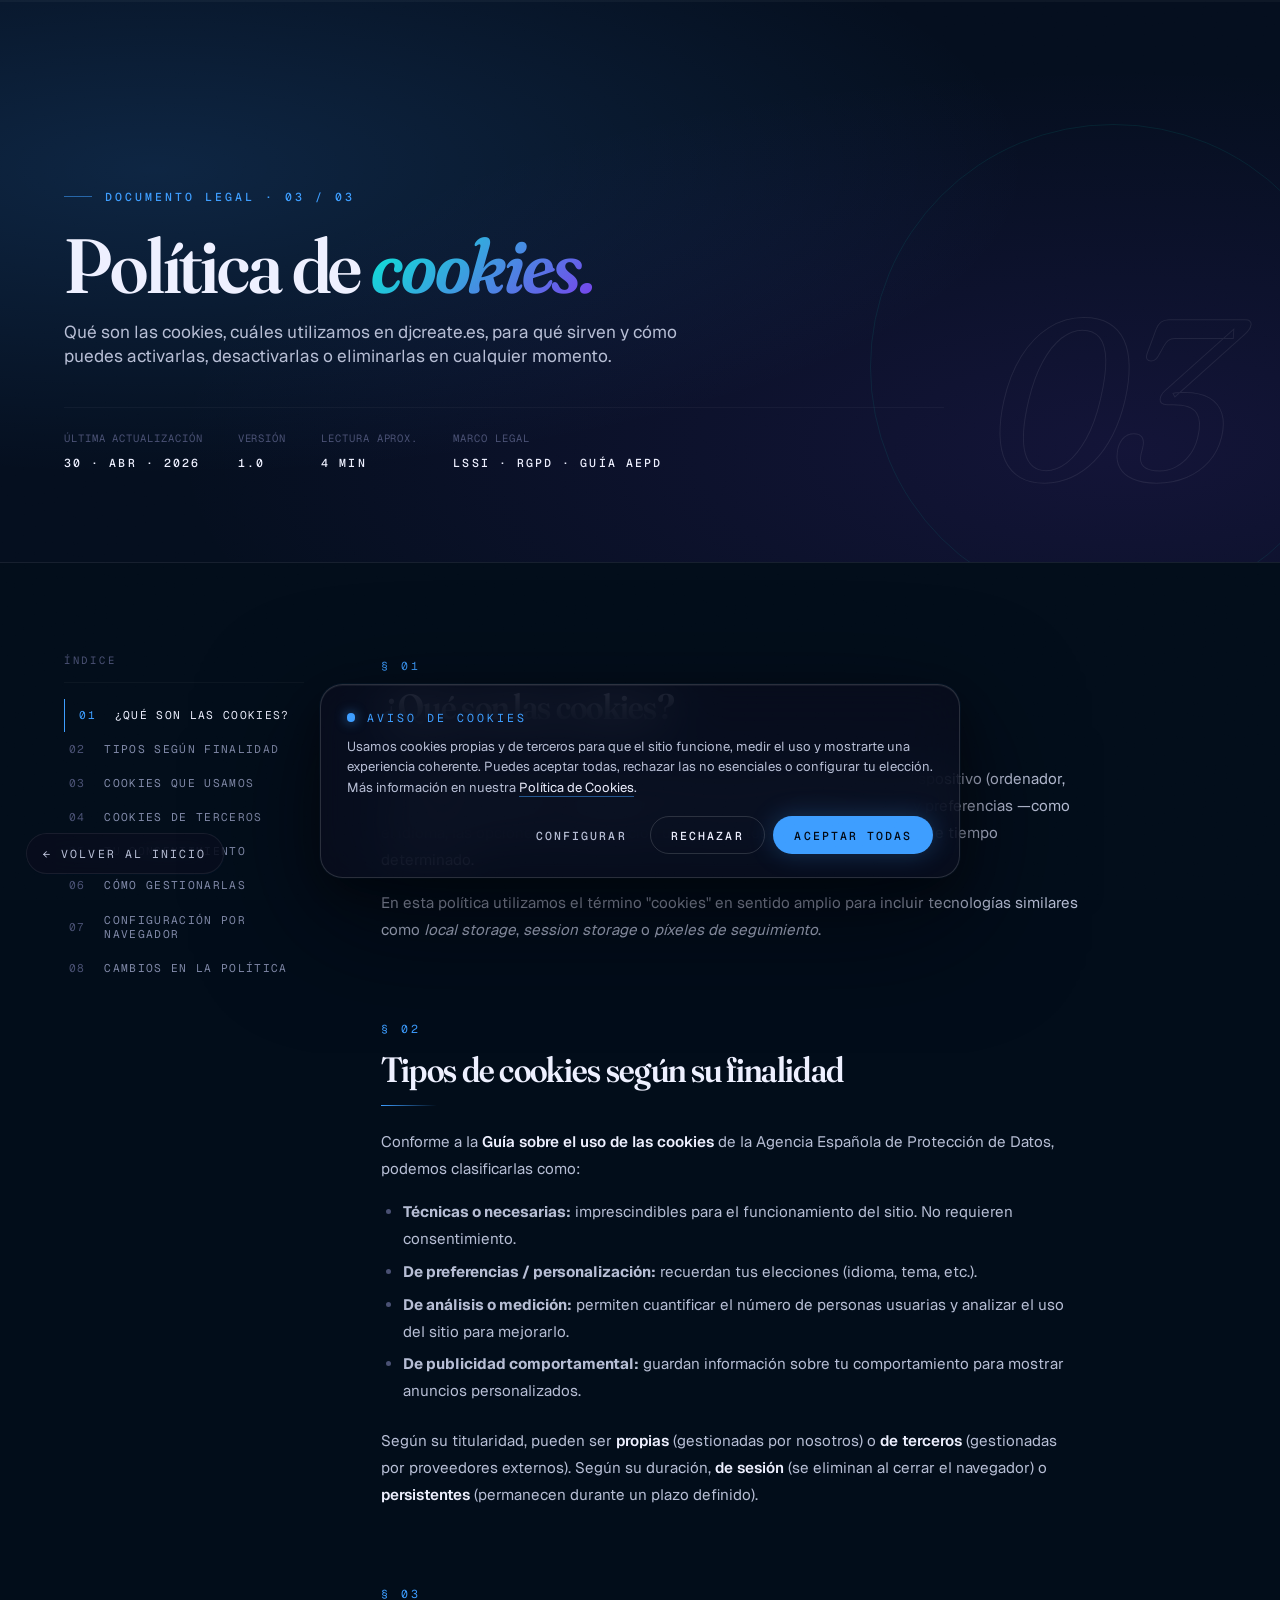
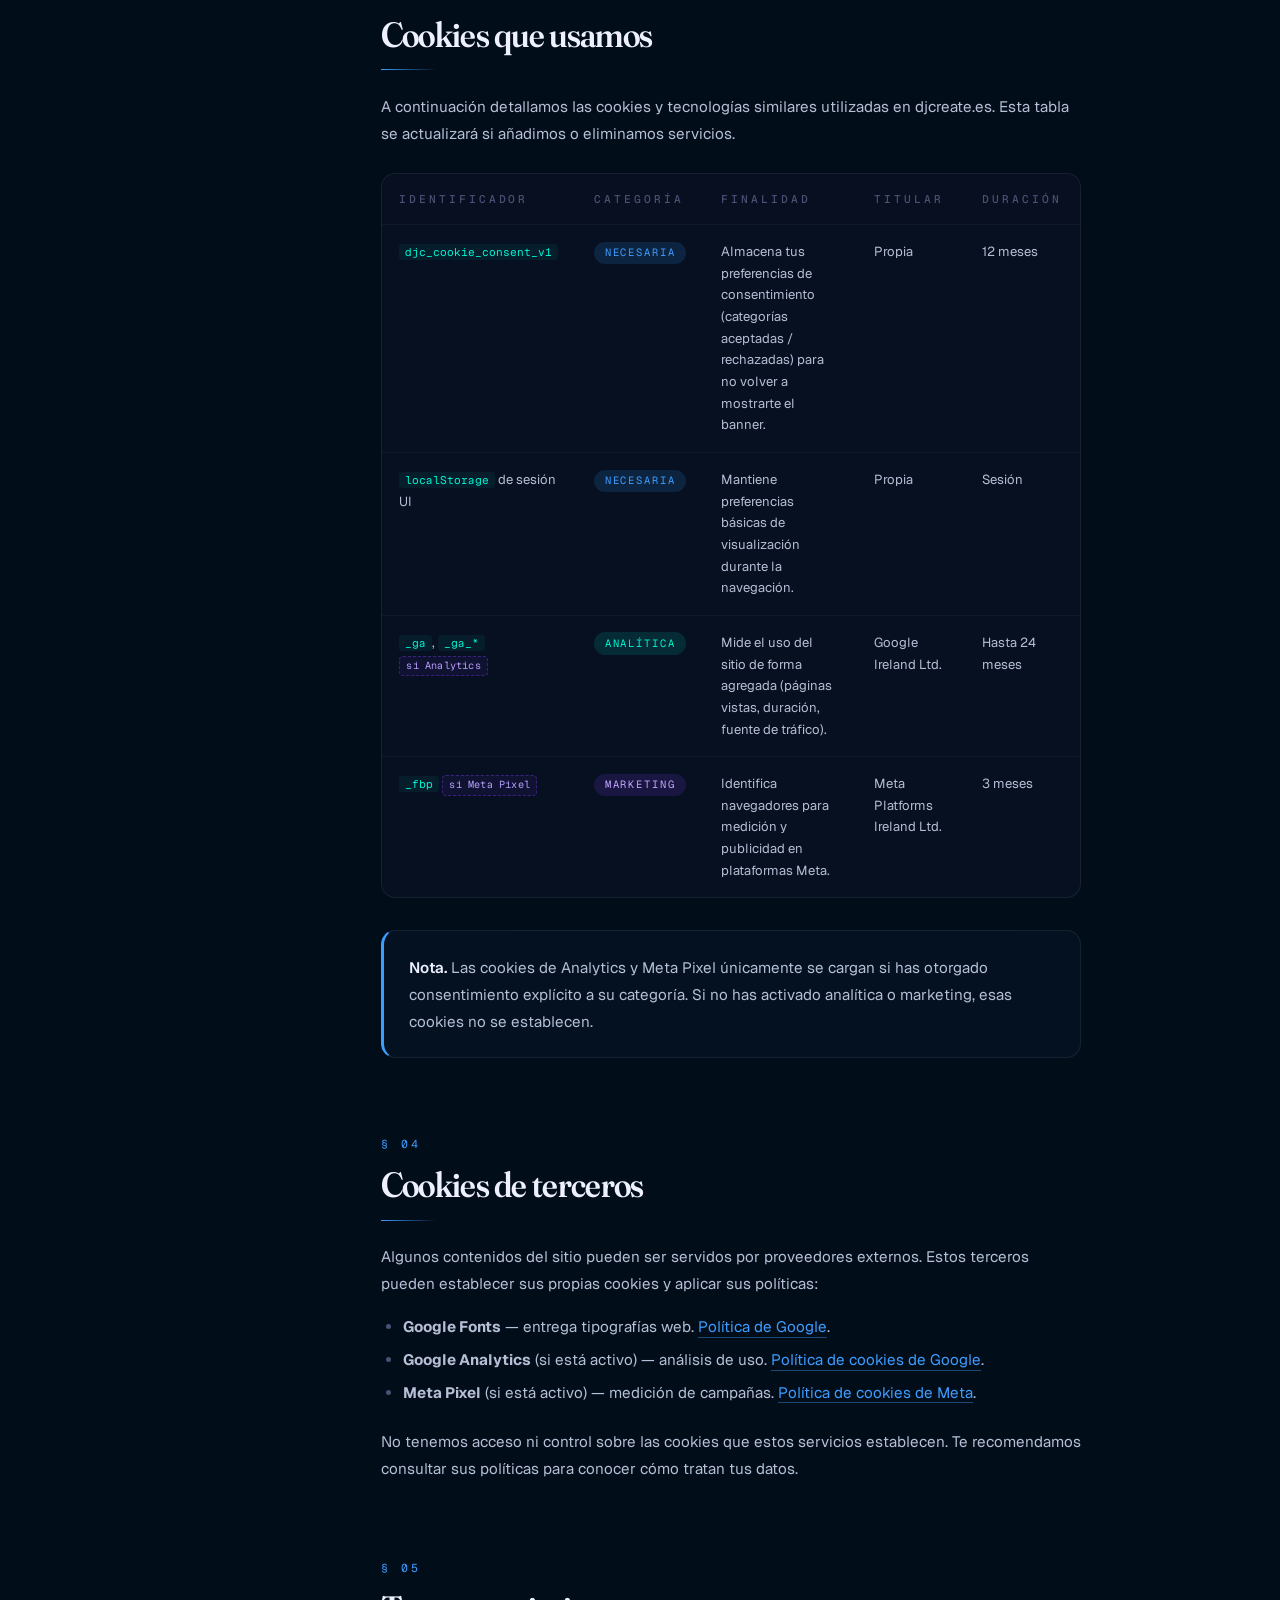
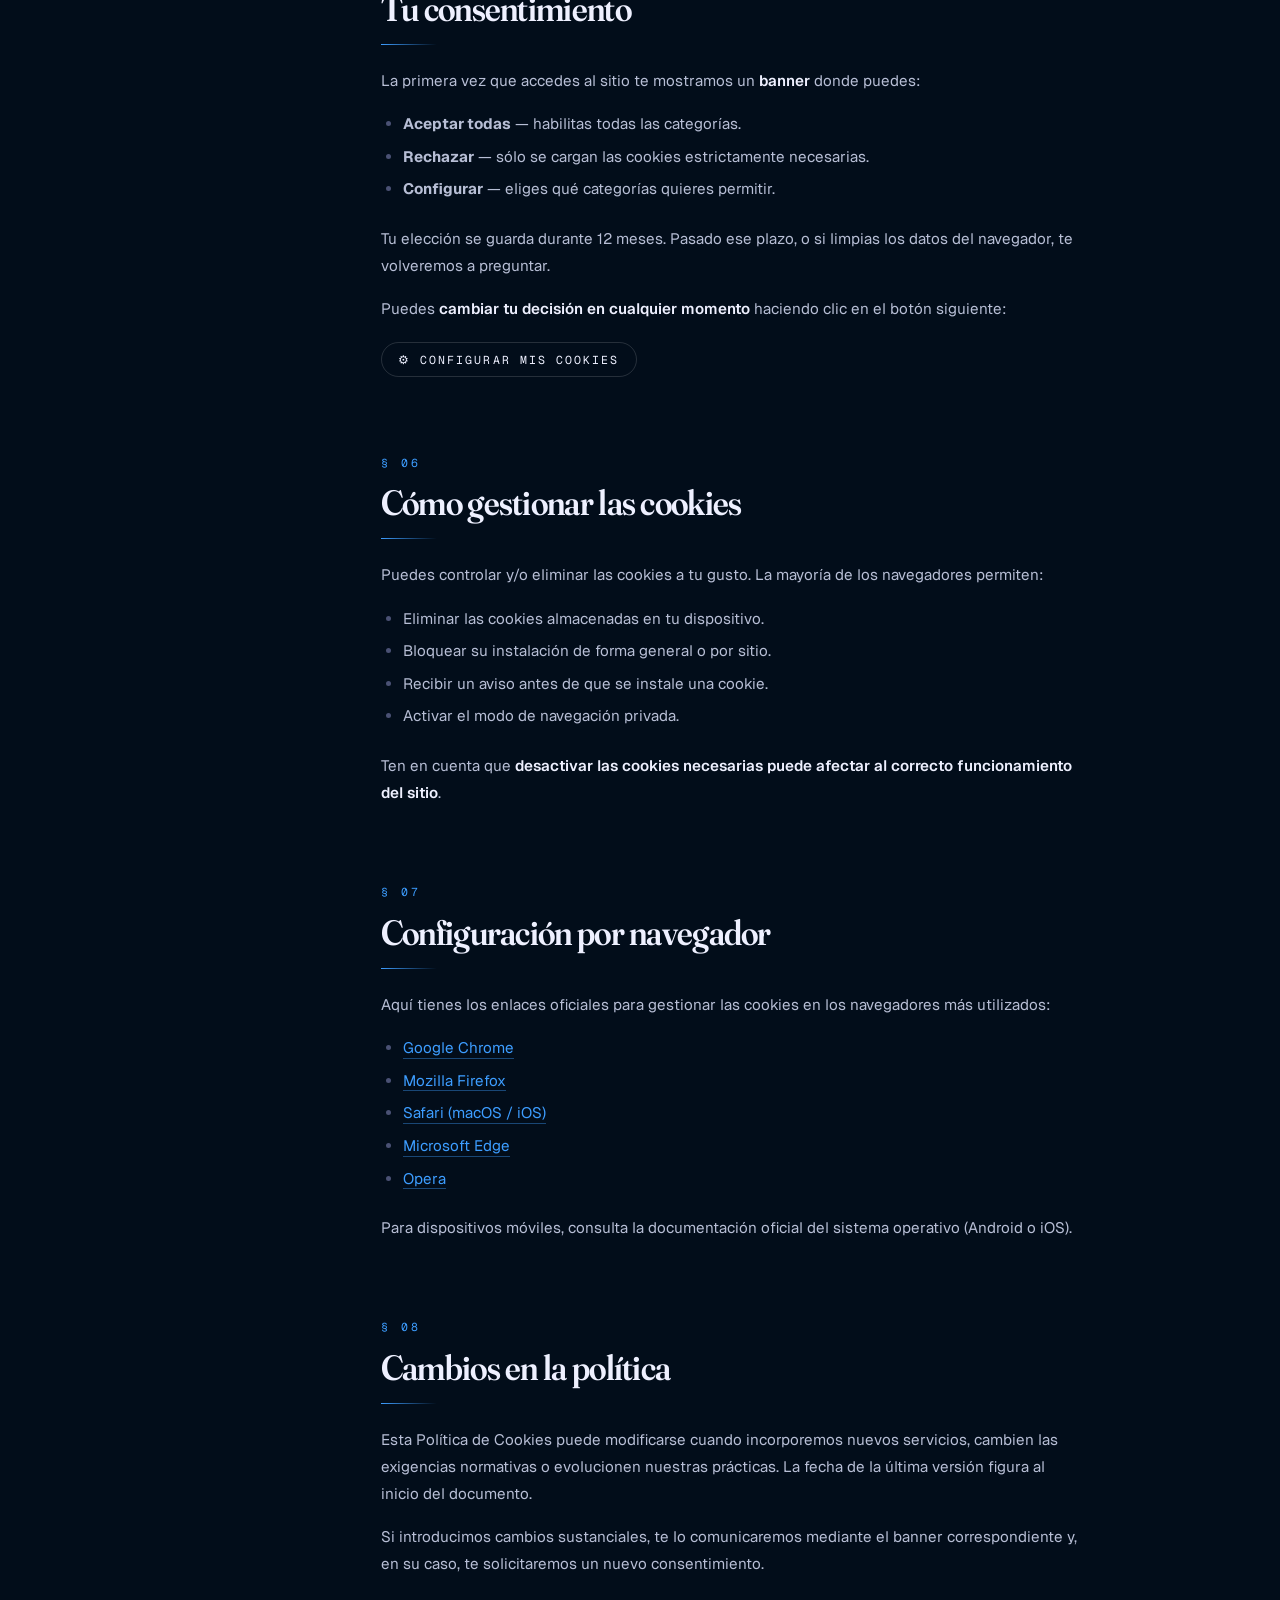
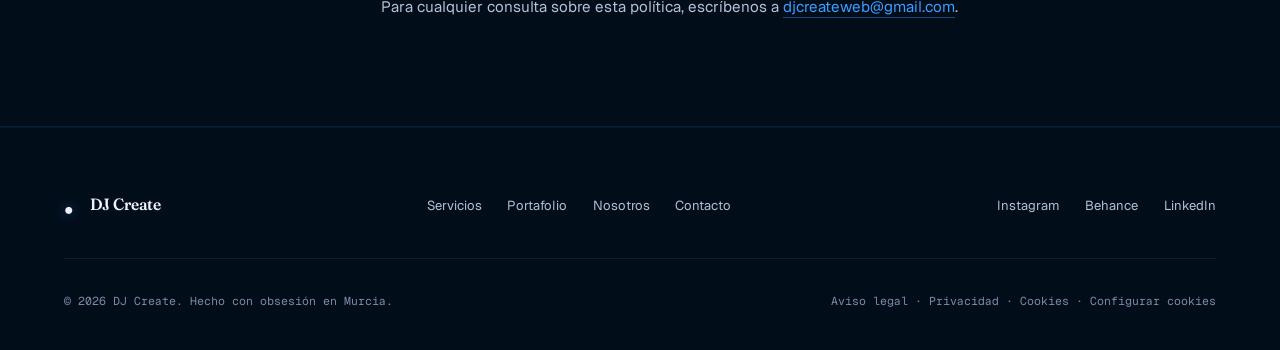
<file: politica-cookies.html>
<!DOCTYPE html>
<html lang="es">
<head>
  <meta charset="UTF-8">
  <meta name="viewport" content="width=device-width, initial-scale=1.0">
  <title>Política de cookies — DJ Create</title>
  <meta name="description" content="Cookies utilizadas en djcreate.es: tipos, finalidad, duración y cómo gestionarlas.">
  <meta name="robots" content="noindex,follow">
  <link rel="preconnect" href="https://fonts.googleapis.com">
  <link rel="preconnect" href="https://fonts.gstatic.com" crossorigin>
  <link href="https://fonts.googleapis.com/css2?family=Fraunces:ital,opsz,wght,SOFT,WONK@0,9..144,300..900,0..100,0..1;1,9..144,300..900,0..100,0..1&family=Geist+Mono:wght@400;500;600&family=Geist:wght@300;400;500;600;700&display=swap" rel="stylesheet">
  <link rel="stylesheet" href="css/cursor.css">
  <link rel="stylesheet" href="css/styles.css">
</head>
<body>

  <div class="read-progress" aria-hidden="true">
    <div class="read-progress__bar" id="readProgress"></div>
  </div>

  <section class="legal-hero">
    <div class="legal-hero__inner">
      <div class="legal-hero__main">
        <p class="legal-eyebrow">Documento legal · 03 / 03</p>
        <h1 class="legal-title">Política de <em>cookies.</em></h1>
        <p class="legal-lede">Qué son las cookies, cuáles utilizamos en djcreate.es, para qué sirven y cómo puedes activarlas, desactivarlas o eliminarlas en cualquier momento.</p>
        <div class="legal-meta">
          <div class="legal-meta__item">
            <span class="legal-meta__label">Última actualización</span>
            <span class="legal-meta__value">30 · Abr · 2026</span>
          </div>
          <div class="legal-meta__item">
            <span class="legal-meta__label">Versión</span>
            <span class="legal-meta__value">1.0</span>
          </div>
          <div class="legal-meta__item">
            <span class="legal-meta__label">Lectura aprox.</span>
            <span class="legal-meta__value">4 min</span>
          </div>
          <div class="legal-meta__item">
            <span class="legal-meta__label">Marco legal</span>
            <span class="legal-meta__value">LSSI · RGPD · Guía AEPD</span>
          </div>
        </div>
      </div>
      <div class="legal-hero__num" aria-hidden="true">03</div>
    </div>
  </section>

  <section class="legal-body">
    <div class="legal-body__inner">

      <aside class="legal-toc" aria-label="Índice del documento">
        <p class="legal-toc__label">Índice</p>
        <ol>
          <li><a href="#que-son">¿Qué son las cookies?</a></li>
          <li><a href="#tipos">Tipos según finalidad</a></li>
          <li><a href="#usadas">Cookies que usamos</a></li>
          <li><a href="#terceros">Cookies de terceros</a></li>
          <li><a href="#consentimiento">Tu consentimiento</a></li>
          <li><a href="#gestionar">Cómo gestionarlas</a></li>
          <li><a href="#navegadores">Configuración por navegador</a></li>
          <li><a href="#cambios">Cambios en la política</a></li>
        </ol>
      </aside>

      <article class="legal-content">

        <section id="que-son" class="legal-section">
          <span class="legal-section__num">§ 01</span>
          <h2 class="legal-section__title">¿Qué son las cookies?</h2>
          <p>Una <strong>cookie</strong> es un pequeño fichero de texto que un sitio web guarda en tu dispositivo (ordenador, móvil o tablet) cuando lo visitas. Permite que el sitio recuerde tus acciones y preferencias —como el idioma, las opciones de visualización u otros ajustes— durante un periodo de tiempo determinado.</p>
          <p>En esta política utilizamos el término "cookies" en sentido amplio para incluir tecnologías similares como <em>local storage</em>, <em>session storage</em> o <em>píxeles de seguimiento</em>.</p>
        </section>

        <section id="tipos" class="legal-section">
          <span class="legal-section__num">§ 02</span>
          <h2 class="legal-section__title">Tipos de cookies según su finalidad</h2>
          <p>Conforme a la <strong>Guía sobre el uso de las cookies</strong> de la Agencia Española de Protección de Datos, podemos clasificarlas como:</p>
          <ul>
            <li><strong>Técnicas o necesarias:</strong> imprescindibles para el funcionamiento del sitio. No requieren consentimiento.</li>
            <li><strong>De preferencias / personalización:</strong> recuerdan tus elecciones (idioma, tema, etc.).</li>
            <li><strong>De análisis o medición:</strong> permiten cuantificar el número de personas usuarias y analizar el uso del sitio para mejorarlo.</li>
            <li><strong>De publicidad comportamental:</strong> guardan información sobre tu comportamiento para mostrar anuncios personalizados.</li>
          </ul>
          <p>Según su titularidad, pueden ser <strong>propias</strong> (gestionadas por nosotros) o <strong>de terceros</strong> (gestionadas por proveedores externos). Según su duración, <strong>de sesión</strong> (se eliminan al cerrar el navegador) o <strong>persistentes</strong> (permanecen durante un plazo definido).</p>
        </section>

        <section id="usadas" class="legal-section">
          <span class="legal-section__num">§ 03</span>
          <h2 class="legal-section__title">Cookies que usamos</h2>
          <p>A continuación detallamos las cookies y tecnologías similares utilizadas en djcreate.es. Esta tabla se actualizará si añadimos o eliminamos servicios.</p>
          <div class="cookie-table-wrap">
            <table class="cookie-table">
              <thead>
                <tr>
                  <th>Identificador</th>
                  <th>Categoría</th>
                  <th>Finalidad</th>
                  <th>Titular</th>
                  <th>Duración</th>
                </tr>
              </thead>
              <tbody>
                <tr>
                  <td><code>djc_cookie_consent_v1</code></td>
                  <td><span class="cookie-tag cookie-tag--necessary">Necesaria</span></td>
                  <td>Almacena tus preferencias de consentimiento (categorías aceptadas / rechazadas) para no volver a mostrarte el banner.</td>
                  <td>Propia</td>
                  <td>12 meses</td>
                </tr>
                <tr>
                  <td><code>localStorage</code> de sesión UI</td>
                  <td><span class="cookie-tag cookie-tag--necessary">Necesaria</span></td>
                  <td>Mantiene preferencias básicas de visualización durante la navegación.</td>
                  <td>Propia</td>
                  <td>Sesión</td>
                </tr>
                <tr>
                  <td><code>_ga</code>, <code>_ga_*</code> <span class="legal-placeholder">si Analytics</span></td>
                  <td><span class="cookie-tag cookie-tag--analytics">Analítica</span></td>
                  <td>Mide el uso del sitio de forma agregada (páginas vistas, duración, fuente de tráfico).</td>
                  <td>Google Ireland Ltd.</td>
                  <td>Hasta 24 meses</td>
                </tr>
                <tr>
                  <td><code>_fbp</code> <span class="legal-placeholder">si Meta Pixel</span></td>
                  <td><span class="cookie-tag cookie-tag--marketing">Marketing</span></td>
                  <td>Identifica navegadores para medición y publicidad en plataformas Meta.</td>
                  <td>Meta Platforms Ireland Ltd.</td>
                  <td>3 meses</td>
                </tr>
              </tbody>
            </table>
          </div>
          <p class="legal-callout"><strong>Nota.</strong> Las cookies de Analytics y Meta Pixel únicamente se cargan si has otorgado consentimiento explícito a su categoría. Si no has activado analítica o marketing, esas cookies no se establecen.</p>
        </section>

        <section id="terceros" class="legal-section">
          <span class="legal-section__num">§ 04</span>
          <h2 class="legal-section__title">Cookies de terceros</h2>
          <p>Algunos contenidos del sitio pueden ser servidos por proveedores externos. Estos terceros pueden establecer sus propias cookies y aplicar sus políticas:</p>
          <ul>
            <li><strong>Google Fonts</strong> — entrega tipografías web. <a href="https://policies.google.com/privacy" target="_blank" rel="noopener">Política de Google</a>.</li>
            <li><strong>Google Analytics</strong> (si está activo) — análisis de uso. <a href="https://policies.google.com/technologies/cookies" target="_blank" rel="noopener">Política de cookies de Google</a>.</li>
            <li><strong>Meta Pixel</strong> (si está activo) — medición de campañas. <a href="https://www.facebook.com/policies/cookies/" target="_blank" rel="noopener">Política de cookies de Meta</a>.</li>
          </ul>
          <p>No tenemos acceso ni control sobre las cookies que estos servicios establecen. Te recomendamos consultar sus políticas para conocer cómo tratan tus datos.</p>
        </section>

        <section id="consentimiento" class="legal-section">
          <span class="legal-section__num">§ 05</span>
          <h2 class="legal-section__title">Tu consentimiento</h2>
          <p>La primera vez que accedes al sitio te mostramos un <strong>banner</strong> donde puedes:</p>
          <ul>
            <li><strong>Aceptar todas</strong> — habilitas todas las categorías.</li>
            <li><strong>Rechazar</strong> — sólo se cargan las cookies estrictamente necesarias.</li>
            <li><strong>Configurar</strong> — eliges qué categorías quieres permitir.</li>
          </ul>
          <p>Tu elección se guarda durante 12 meses. Pasado ese plazo, o si limpias los datos del navegador, te volveremos a preguntar.</p>
          <p>Puedes <strong>cambiar tu decisión en cualquier momento</strong> haciendo clic en el botón siguiente:</p>
          <button type="button" class="legal-inline-btn" data-cookie-open>
            ⚙ Configurar mis cookies
          </button>
        </section>

        <section id="gestionar" class="legal-section">
          <span class="legal-section__num">§ 06</span>
          <h2 class="legal-section__title">Cómo gestionar las cookies</h2>
          <p>Puedes controlar y/o eliminar las cookies a tu gusto. La mayoría de los navegadores permiten:</p>
          <ul>
            <li>Eliminar las cookies almacenadas en tu dispositivo.</li>
            <li>Bloquear su instalación de forma general o por sitio.</li>
            <li>Recibir un aviso antes de que se instale una cookie.</li>
            <li>Activar el modo de navegación privada.</li>
          </ul>
          <p>Ten en cuenta que <strong>desactivar las cookies necesarias puede afectar al correcto funcionamiento del sitio</strong>.</p>
        </section>

        <section id="navegadores" class="legal-section">
          <span class="legal-section__num">§ 07</span>
          <h2 class="legal-section__title">Configuración por navegador</h2>
          <p>Aquí tienes los enlaces oficiales para gestionar las cookies en los navegadores más utilizados:</p>
          <ul>
            <li><a href="https://support.google.com/chrome/answer/95647" target="_blank" rel="noopener">Google Chrome</a></li>
            <li><a href="https://support.mozilla.org/es/kb/proteccion-antirrastreo-mejorada-en-firefox-para-e" target="_blank" rel="noopener">Mozilla Firefox</a></li>
            <li><a href="https://support.apple.com/es-es/guide/safari/sfri11471/mac" target="_blank" rel="noopener">Safari (macOS / iOS)</a></li>
            <li><a href="https://support.microsoft.com/es-es/microsoft-edge" target="_blank" rel="noopener">Microsoft Edge</a></li>
            <li><a href="https://help.opera.com/en/latest/web-preferences/" target="_blank" rel="noopener">Opera</a></li>
          </ul>
          <p>Para dispositivos móviles, consulta la documentación oficial del sistema operativo (Android o iOS).</p>
        </section>

        <section id="cambios" class="legal-section">
          <span class="legal-section__num">§ 08</span>
          <h2 class="legal-section__title">Cambios en la política</h2>
          <p>Esta Política de Cookies puede modificarse cuando incorporemos nuevos servicios, cambien las exigencias normativas o evolucionen nuestras prácticas. La fecha de la última versión figura al inicio del documento.</p>
          <p>Si introducimos cambios sustanciales, te lo comunicaremos mediante el banner correspondiente y, en su caso, te solicitaremos un nuevo consentimiento.</p>
          <p>Para cualquier consulta sobre esta política, escríbenos a <a href="mailto:djcreateweb@gmail.com">djcreateweb@gmail.com</a>.</p>
        </section>

      </article>
    </div>
  </section>

  <a href="index.html" class="legal-back">
    <span class="legal-back__arrow">←</span>
    <span>Volver al inicio</span>
  </a>

  <footer class="footer">
    <div class="footer-top">
      <a href="index.html" class="nav-logo">
        <span class="nav-logo-mark">●</span>
        DJ Create
      </a>
      <ul class="footer-links">
        <li><a href="index.html#servicios">Servicios</a></li>
        <li><a href="index.html#portafolio">Portafolio</a></li>
        <li><a href="index.html#nosotros">Nosotros</a></li>
        <li><a href="index.html#contacto">Contacto</a></li>
      </ul>
      <ul class="footer-social">
        <li><a href="#">Instagram</a></li>
        <li><a href="#">Behance</a></li>
        <li><a href="#">LinkedIn</a></li>
      </ul>
    </div>
    <div class="footer-bottom">
      <p>© <span id="year"></span> DJ Create. Hecho con obsesión en Murcia.</p>
      <p>
        <a href="aviso-legal.html">Aviso legal</a> ·
        <a href="politica-privacidad.html">Privacidad</a> ·
        <a href="politica-cookies.html">Cookies</a> ·
        <a href="#" data-cookie-open>Configurar cookies</a>
      </p>
    </div>
  </footer>

  <!-- COOKIE BANNER -->
  <div id="cookieBanner" class="cookie-banner" role="dialog" aria-modal="false" aria-labelledby="cookieBannerTitle" aria-hidden="true" hidden>
    <div class="cookie-banner__head">
      <span class="cookie-banner__mark" aria-hidden="true"></span>
      <span class="cookie-banner__eyebrow" id="cookieBannerTitle">Aviso de cookies</span>
    </div>
    <p class="cookie-banner__text">
      Usamos cookies propias y de terceros para que el sitio funcione, medir el uso y mostrarte una experiencia coherente.
      Puedes aceptar todas, rechazar las no esenciales o configurar tu elección. Más información en nuestra
      <a href="politica-cookies.html">Política de Cookies</a>.
    </p>
    <div class="cookie-banner__actions">
      <button type="button" class="cookie-btn cookie-btn--text" data-cookie-config>Configurar</button>
      <button type="button" class="cookie-btn cookie-btn--ghost" data-cookie-reject>Rechazar</button>
      <button type="button" class="cookie-btn cookie-btn--primary" data-cookie-accept-all>Aceptar todas</button>
    </div>
  </div>

  <!-- COOKIE MODAL -->
  <div id="cookieModal" class="cookie-modal" role="dialog" aria-modal="true" aria-labelledby="cookieModalTitle" aria-hidden="true" hidden>
    <div class="cookie-modal__backdrop" aria-hidden="true"></div>
    <div class="cookie-modal__dialog">
      <h3 class="cookie-modal__title" id="cookieModalTitle">Preferencias de cookies</h3>
      <p class="cookie-modal__lede">Activa o desactiva cada categoría según tus preferencias. Las cookies técnicas son imprescindibles para que el sitio funcione y no pueden desactivarse.</p>

      <div class="cookie-cat">
        <div>
          <p class="cookie-cat__name">Necesarias</p>
          <p class="cookie-cat__desc">Mantienen la sesión, las preferencias básicas y permiten que el sitio funcione correctamente. Siempre activas.</p>
        </div>
        <label class="cookie-switch" aria-label="Cookies necesarias (siempre activas)">
          <input type="checkbox" data-cookie-toggle="necessary" checked disabled>
          <span class="cookie-switch__slider"></span>
        </label>
      </div>

      <div class="cookie-cat">
        <div>
          <p class="cookie-cat__name">Analítica</p>
          <p class="cookie-cat__desc">Nos ayuda a entender cómo se usa el sitio, de forma agregada y anónima, para mejorar la experiencia.</p>
        </div>
        <label class="cookie-switch" aria-label="Cookies de analítica">
          <input type="checkbox" data-cookie-toggle="analytics">
          <span class="cookie-switch__slider"></span>
        </label>
      </div>

      <div class="cookie-cat">
        <div>
          <p class="cookie-cat__name">Marketing</p>
          <p class="cookie-cat__desc">Permiten medir la eficacia de campañas y mostrar contenido relevante en plataformas externas.</p>
        </div>
        <label class="cookie-switch" aria-label="Cookies de marketing">
          <input type="checkbox" data-cookie-toggle="marketing">
          <span class="cookie-switch__slider"></span>
        </label>
      </div>

      <div class="cookie-modal__actions">
        <button type="button" class="cookie-btn cookie-btn--text" data-cookie-close>Cerrar</button>
        <button type="button" class="cookie-btn cookie-btn--ghost" data-cookie-save>Guardar selección</button>
        <button type="button" class="cookie-btn cookie-btn--primary" data-cookie-accept-all-modal>Aceptar todas</button>
      </div>
    </div>
  </div>

  <script src="js/cookies.js"></script>
  <script>
    document.getElementById('year').textContent = new Date().getFullYear();
    var bar = document.getElementById('readProgress');
    var sections = Array.prototype.slice.call(document.querySelectorAll('.legal-section'));
    var tocLinks = Array.prototype.slice.call(document.querySelectorAll('.legal-toc a'));
    function updateProgress() {
      var h = document.documentElement;
      var max = h.scrollHeight - h.clientHeight;
      var pct = max > 0 ? Math.min(100, Math.max(0, (h.scrollTop / max) * 100)) : 0;
      if (bar) bar.style.width = pct + '%';
    }
    function updateActive() {
      var fromTop = window.scrollY + 140;
      var current = sections[0] && sections[0].id;
      for (var i = 0; i < sections.length; i++) {
        if (sections[i].offsetTop <= fromTop) current = sections[i].id;
      }
      tocLinks.forEach(function (a) {
        a.classList.toggle('is-active', a.getAttribute('href') === '#' + current);
      });
    }
    var ticking = false;
    function onScroll() {
      if (!ticking) {
        requestAnimationFrame(function () { updateProgress(); updateActive(); ticking = false; });
        ticking = true;
      }
    }
    window.addEventListener('scroll', onScroll, { passive: true });
    window.addEventListener('resize', onScroll);
    onScroll();
  </script>
  <script src="js/cursor.js"></script>
</body>
</html>
</file>
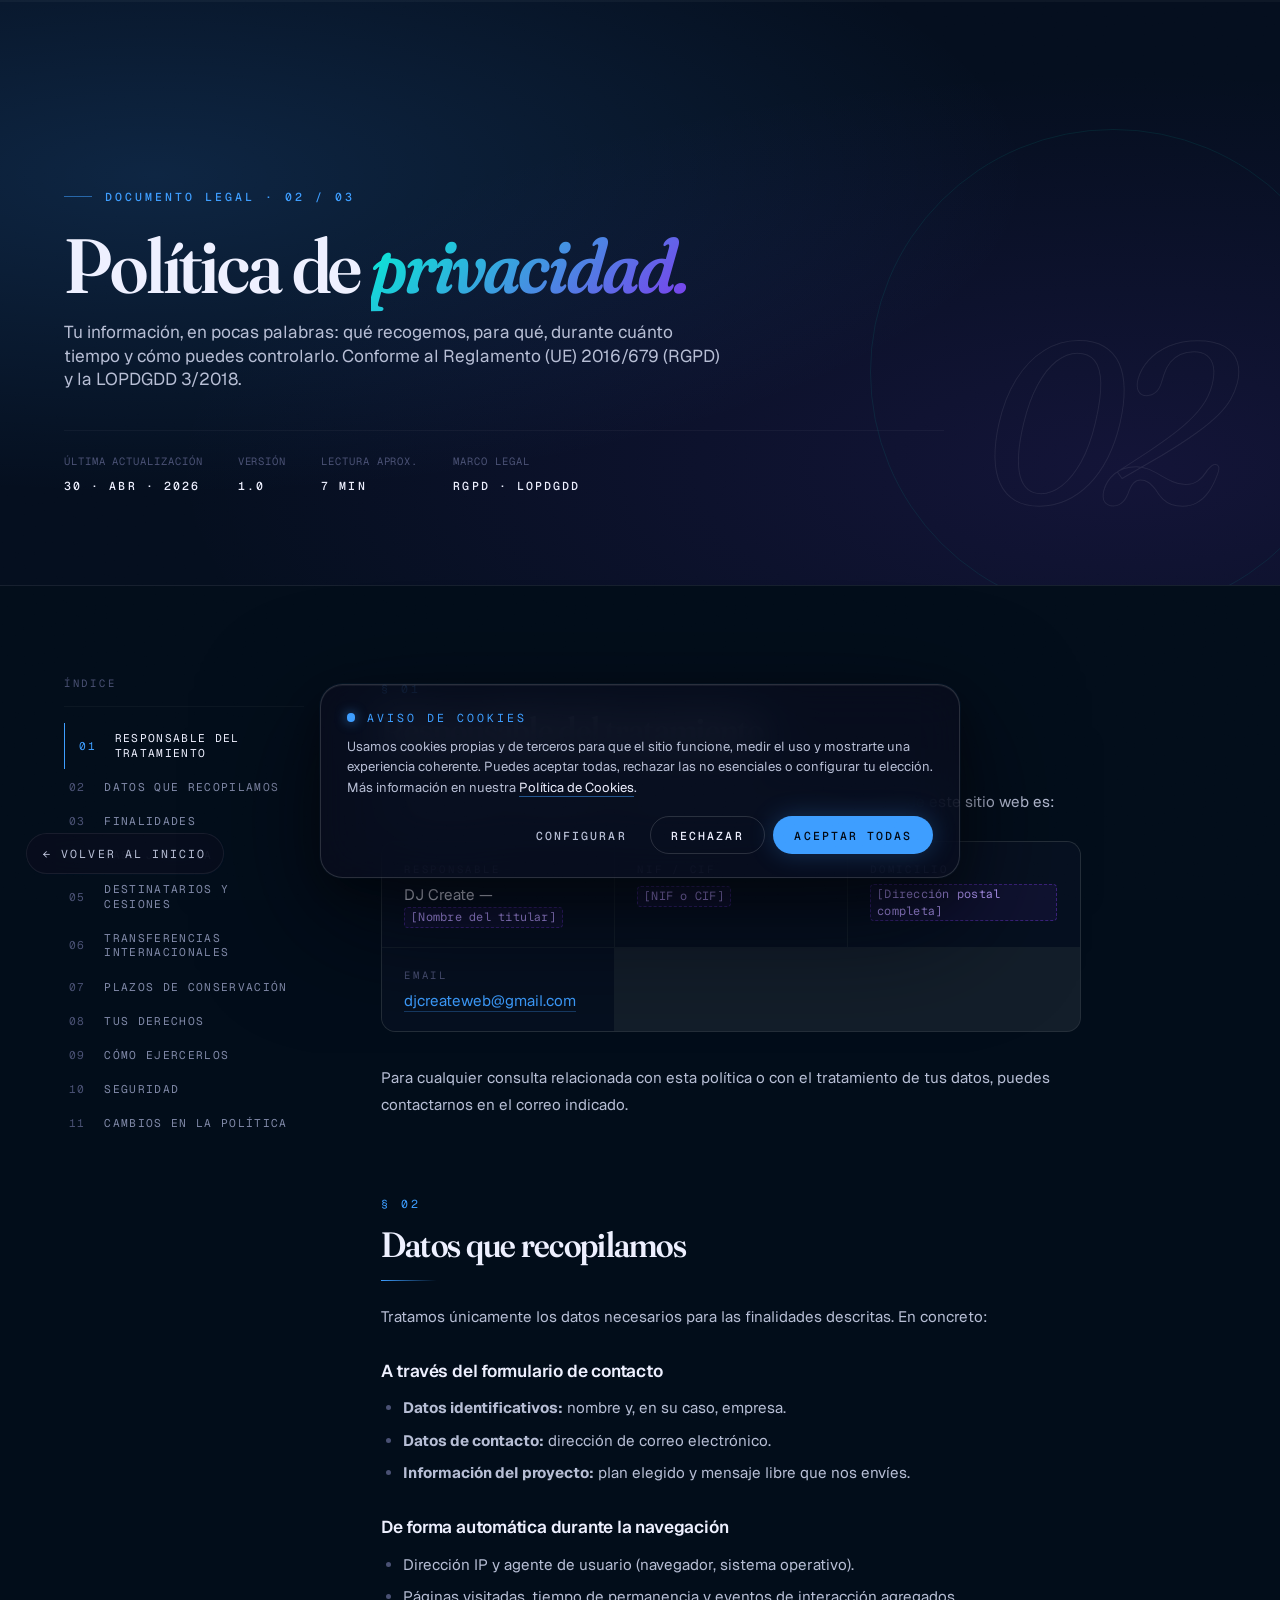
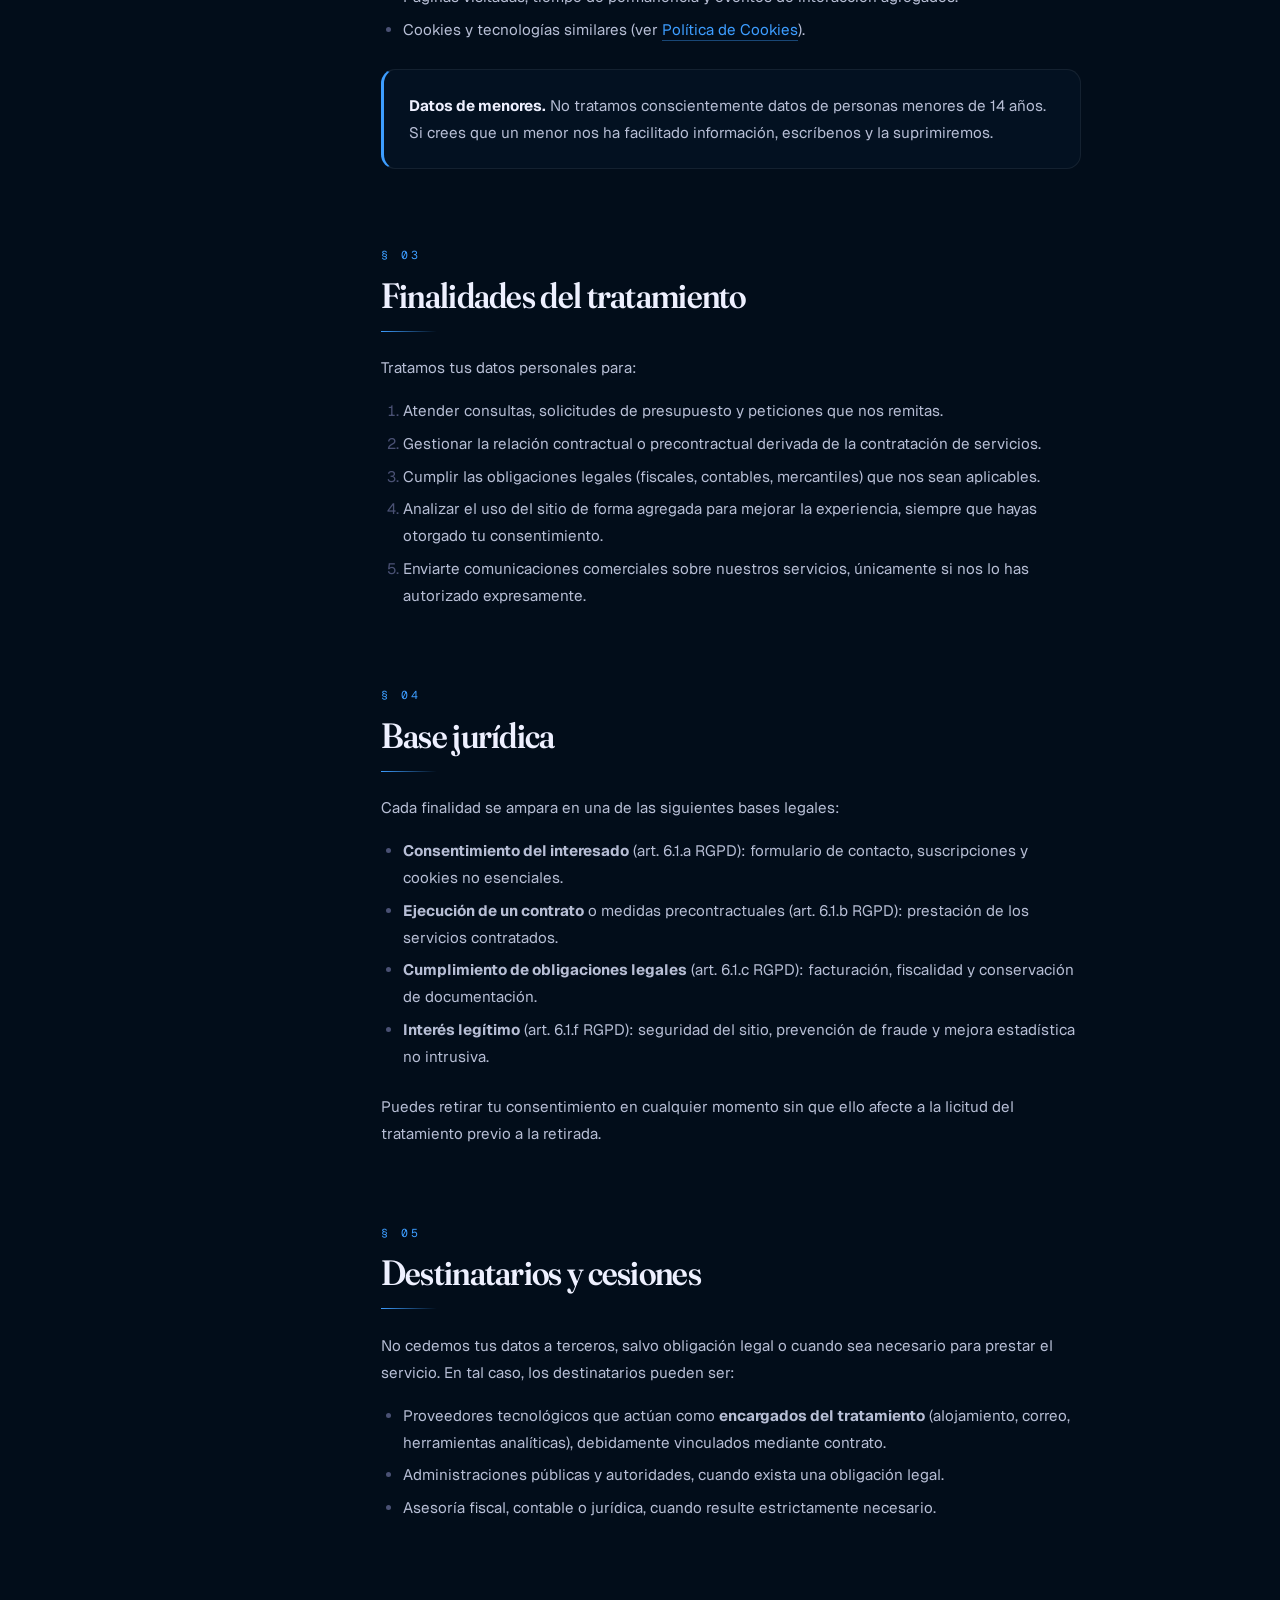
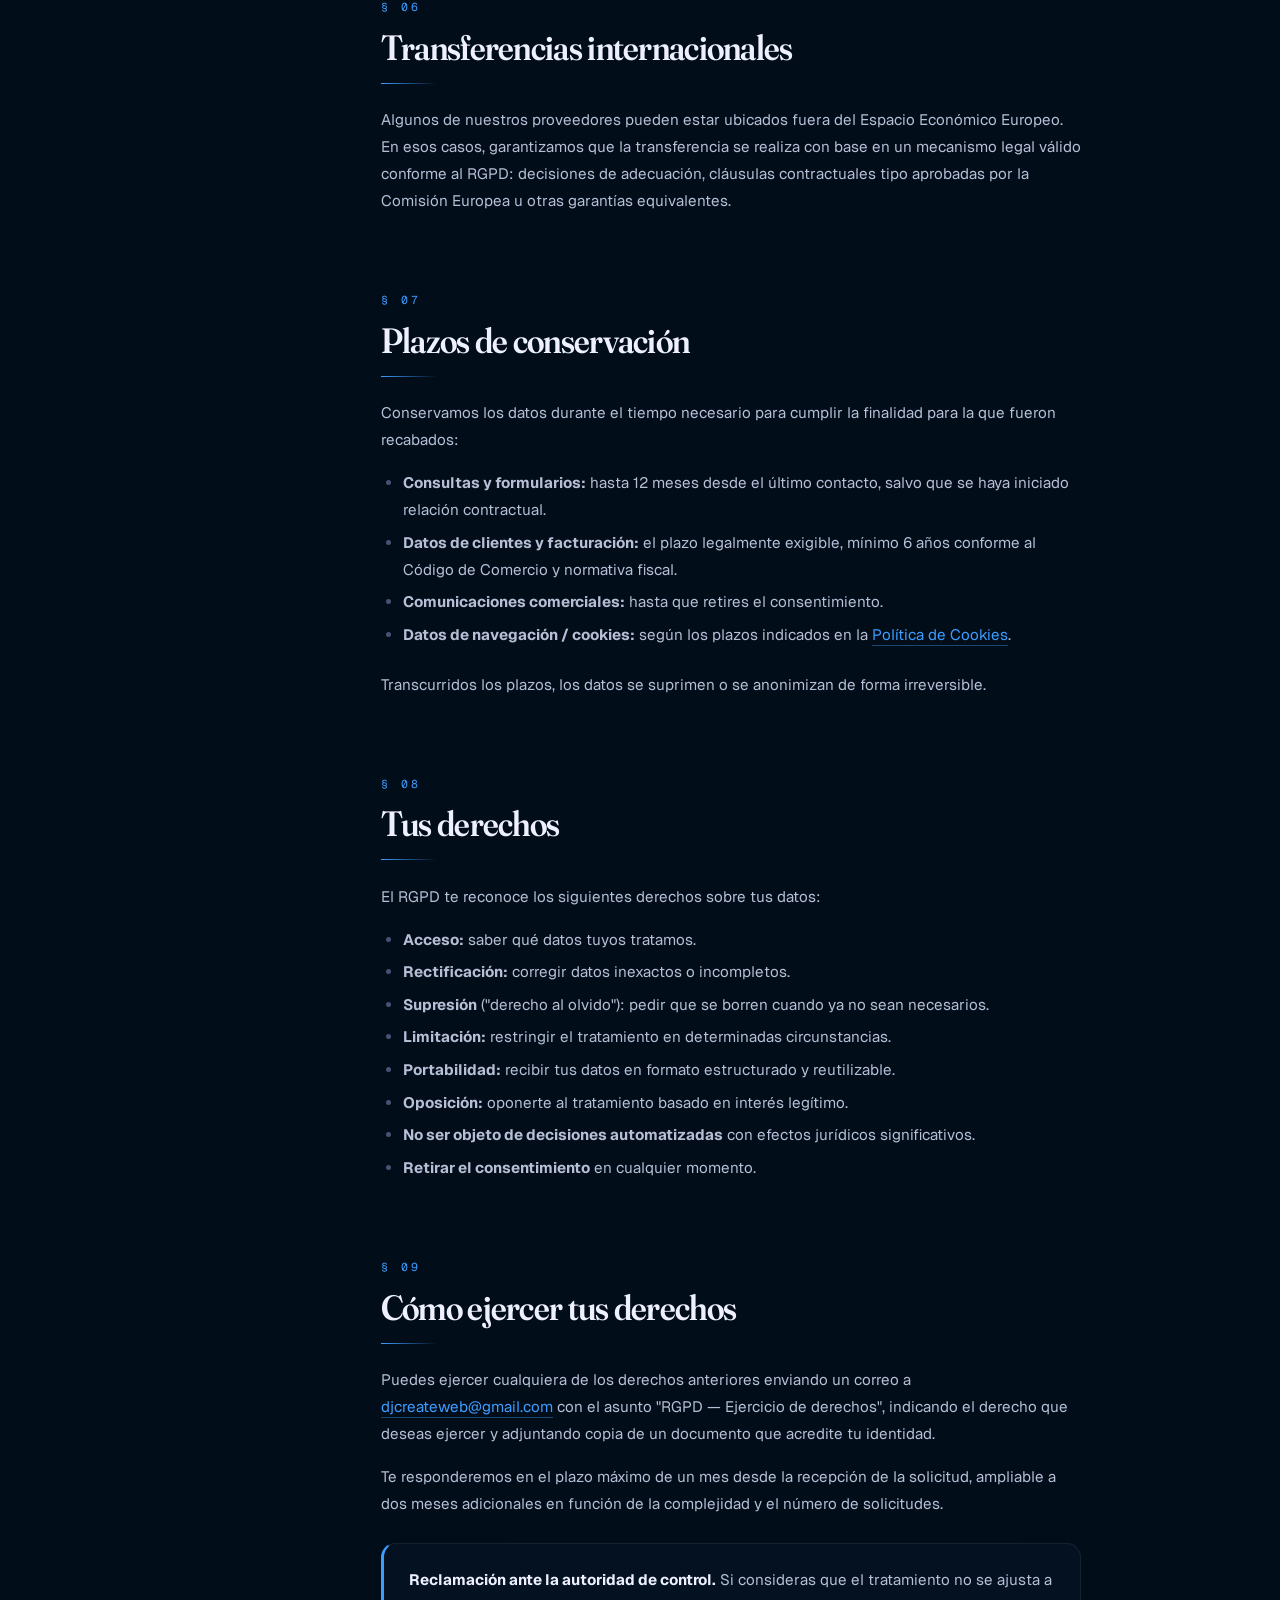
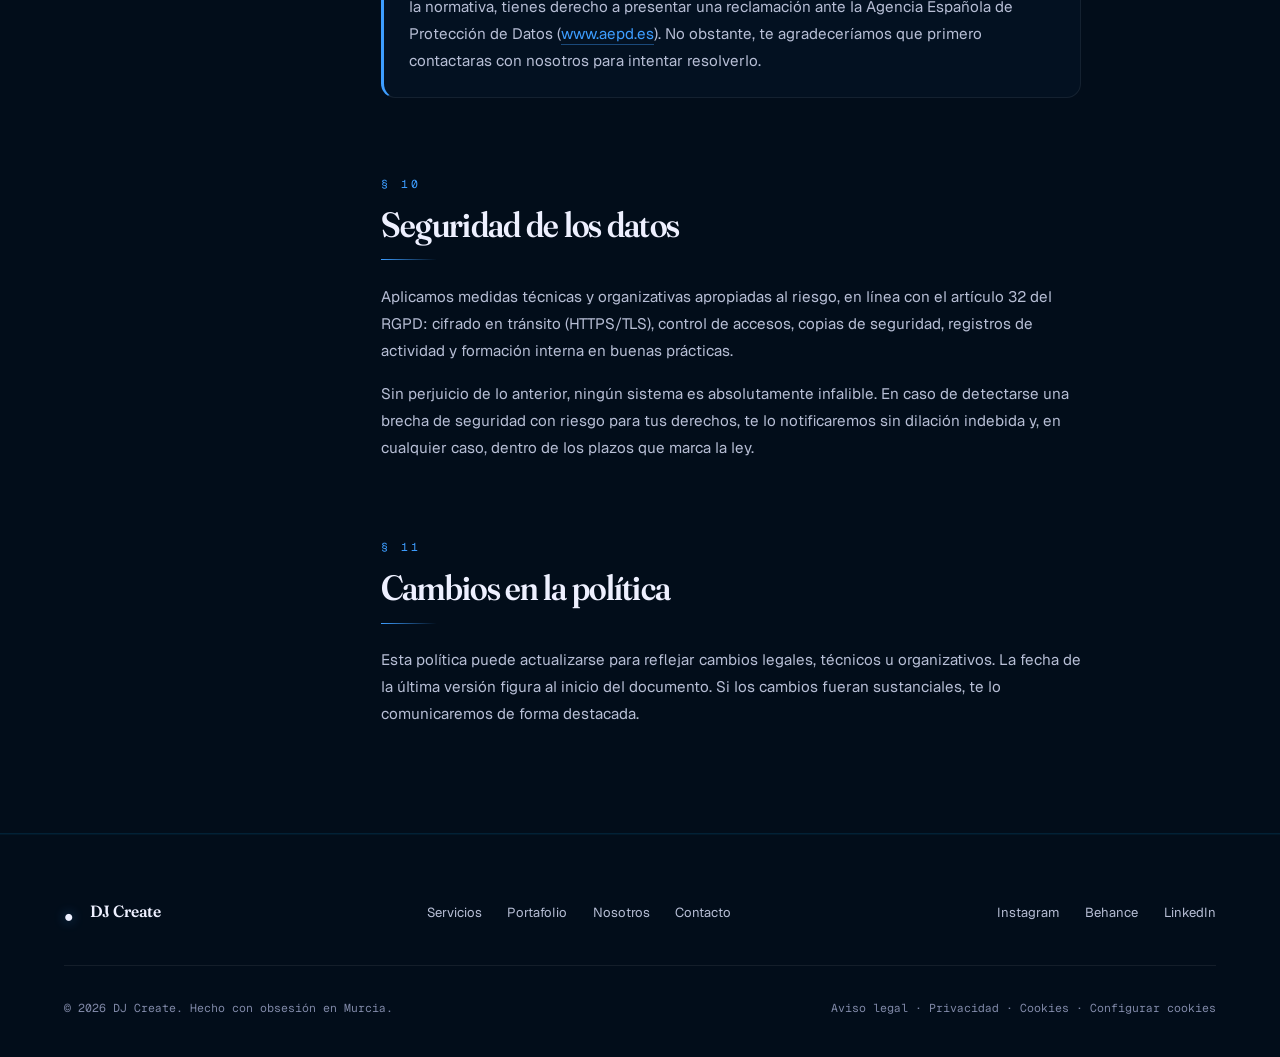
<file: politica-privacidad.html>
<!DOCTYPE html>
<html lang="es">
<head>
  <meta charset="UTF-8">
  <meta name="viewport" content="width=device-width, initial-scale=1.0">
  <title>Política de privacidad — DJ Create</title>
  <meta name="description" content="Cómo tratamos tus datos personales en djcreate.es: bases jurídicas, finalidades, derechos RGPD y conservación.">
  <meta name="robots" content="noindex,follow">
  <link rel="preconnect" href="https://fonts.googleapis.com">
  <link rel="preconnect" href="https://fonts.gstatic.com" crossorigin>
  <link href="https://fonts.googleapis.com/css2?family=Fraunces:ital,opsz,wght,SOFT,WONK@0,9..144,300..900,0..100,0..1;1,9..144,300..900,0..100,0..1&family=Geist+Mono:wght@400;500;600&family=Geist:wght@300;400;500;600;700&display=swap" rel="stylesheet">
  <link rel="stylesheet" href="css/cursor.css">
  <link rel="stylesheet" href="css/styles.css">
</head>
<body>

  <div class="read-progress" aria-hidden="true">
    <div class="read-progress__bar" id="readProgress"></div>
  </div>

  <section class="legal-hero">
    <div class="legal-hero__inner">
      <div class="legal-hero__main">
        <p class="legal-eyebrow">Documento legal · 02 / 03</p>
        <h1 class="legal-title">Política de <em>privacidad.</em></h1>
        <p class="legal-lede">Tu información, en pocas palabras: qué recogemos, para qué, durante cuánto tiempo y cómo puedes controlarlo. Conforme al Reglamento (UE) 2016/679 (RGPD) y la LOPDGDD 3/2018.</p>
        <div class="legal-meta">
          <div class="legal-meta__item">
            <span class="legal-meta__label">Última actualización</span>
            <span class="legal-meta__value">30 · Abr · 2026</span>
          </div>
          <div class="legal-meta__item">
            <span class="legal-meta__label">Versión</span>
            <span class="legal-meta__value">1.0</span>
          </div>
          <div class="legal-meta__item">
            <span class="legal-meta__label">Lectura aprox.</span>
            <span class="legal-meta__value">7 min</span>
          </div>
          <div class="legal-meta__item">
            <span class="legal-meta__label">Marco legal</span>
            <span class="legal-meta__value">RGPD · LOPDGDD</span>
          </div>
        </div>
      </div>
      <div class="legal-hero__num" aria-hidden="true">02</div>
    </div>
  </section>

  <section class="legal-body">
    <div class="legal-body__inner">

      <aside class="legal-toc" aria-label="Índice del documento">
        <p class="legal-toc__label">Índice</p>
        <ol>
          <li><a href="#responsable">Responsable del tratamiento</a></li>
          <li><a href="#datos">Datos que recopilamos</a></li>
          <li><a href="#finalidad">Finalidades</a></li>
          <li><a href="#base">Base jurídica</a></li>
          <li><a href="#destinatarios">Destinatarios y cesiones</a></li>
          <li><a href="#transferencias">Transferencias internacionales</a></li>
          <li><a href="#conservacion">Plazos de conservación</a></li>
          <li><a href="#derechos">Tus derechos</a></li>
          <li><a href="#ejercicio">Cómo ejercerlos</a></li>
          <li><a href="#seguridad">Seguridad</a></li>
          <li><a href="#cambios">Cambios en la política</a></li>
        </ol>
      </aside>

      <article class="legal-content">

        <section id="responsable" class="legal-section">
          <span class="legal-section__num">§ 01</span>
          <h2 class="legal-section__title">Responsable del tratamiento</h2>
          <p>El responsable del tratamiento de los datos personales recogidos a través de este sitio web es:</p>
          <div class="legal-id-card">
            <div class="legal-id-card__cell">
              <span class="legal-id-card__label">Responsable</span>
              <span class="legal-id-card__value">DJ Create — <span class="legal-placeholder">[Nombre del titular]</span></span>
            </div>
            <div class="legal-id-card__cell">
              <span class="legal-id-card__label">NIF / CIF</span>
              <span class="legal-id-card__value"><span class="legal-placeholder">[NIF o CIF]</span></span>
            </div>
            <div class="legal-id-card__cell">
              <span class="legal-id-card__label">Domicilio</span>
              <span class="legal-id-card__value"><span class="legal-placeholder">[Dirección postal completa]</span></span>
            </div>
            <div class="legal-id-card__cell">
              <span class="legal-id-card__label">Email</span>
              <span class="legal-id-card__value"><a href="mailto:djcreateweb@gmail.com">djcreateweb@gmail.com</a></span>
            </div>
          </div>
          <p>Para cualquier consulta relacionada con esta política o con el tratamiento de tus datos, puedes contactarnos en el correo indicado.</p>
        </section>

        <section id="datos" class="legal-section">
          <span class="legal-section__num">§ 02</span>
          <h2 class="legal-section__title">Datos que recopilamos</h2>
          <p>Tratamos únicamente los datos necesarios para las finalidades descritas. En concreto:</p>
          <h3>A través del formulario de contacto</h3>
          <ul>
            <li><strong>Datos identificativos:</strong> nombre y, en su caso, empresa.</li>
            <li><strong>Datos de contacto:</strong> dirección de correo electrónico.</li>
            <li><strong>Información del proyecto:</strong> plan elegido y mensaje libre que nos envíes.</li>
          </ul>
          <h3>De forma automática durante la navegación</h3>
          <ul>
            <li>Dirección IP y agente de usuario (navegador, sistema operativo).</li>
            <li>Páginas visitadas, tiempo de permanencia y eventos de interacción agregados.</li>
            <li>Cookies y tecnologías similares (ver <a href="politica-cookies.html">Política de Cookies</a>).</li>
          </ul>
          <div class="legal-callout">
            <strong>Datos de menores.</strong> No tratamos conscientemente datos de personas menores de 14 años. Si crees que un menor nos ha facilitado información, escríbenos y la suprimiremos.
          </div>
        </section>

        <section id="finalidad" class="legal-section">
          <span class="legal-section__num">§ 03</span>
          <h2 class="legal-section__title">Finalidades del tratamiento</h2>
          <p>Tratamos tus datos personales para:</p>
          <ol>
            <li>Atender consultas, solicitudes de presupuesto y peticiones que nos remitas.</li>
            <li>Gestionar la relación contractual o precontractual derivada de la contratación de servicios.</li>
            <li>Cumplir las obligaciones legales (fiscales, contables, mercantiles) que nos sean aplicables.</li>
            <li>Analizar el uso del sitio de forma agregada para mejorar la experiencia, siempre que hayas otorgado tu consentimiento.</li>
            <li>Enviarte comunicaciones comerciales sobre nuestros servicios, únicamente si nos lo has autorizado expresamente.</li>
          </ol>
        </section>

        <section id="base" class="legal-section">
          <span class="legal-section__num">§ 04</span>
          <h2 class="legal-section__title">Base jurídica</h2>
          <p>Cada finalidad se ampara en una de las siguientes bases legales:</p>
          <ul>
            <li><strong>Consentimiento del interesado</strong> (art. 6.1.a RGPD): formulario de contacto, suscripciones y cookies no esenciales.</li>
            <li><strong>Ejecución de un contrato</strong> o medidas precontractuales (art. 6.1.b RGPD): prestación de los servicios contratados.</li>
            <li><strong>Cumplimiento de obligaciones legales</strong> (art. 6.1.c RGPD): facturación, fiscalidad y conservación de documentación.</li>
            <li><strong>Interés legítimo</strong> (art. 6.1.f RGPD): seguridad del sitio, prevención de fraude y mejora estadística no intrusiva.</li>
          </ul>
          <p>Puedes retirar tu consentimiento en cualquier momento sin que ello afecte a la licitud del tratamiento previo a la retirada.</p>
        </section>

        <section id="destinatarios" class="legal-section">
          <span class="legal-section__num">§ 05</span>
          <h2 class="legal-section__title">Destinatarios y cesiones</h2>
          <p>No cedemos tus datos a terceros, salvo obligación legal o cuando sea necesario para prestar el servicio. En tal caso, los destinatarios pueden ser:</p>
          <ul>
            <li>Proveedores tecnológicos que actúan como <strong>encargados del tratamiento</strong> (alojamiento, correo, herramientas analíticas), debidamente vinculados mediante contrato.</li>
            <li>Administraciones públicas y autoridades, cuando exista una obligación legal.</li>
            <li>Asesoría fiscal, contable o jurídica, cuando resulte estrictamente necesario.</li>
          </ul>
        </section>

        <section id="transferencias" class="legal-section">
          <span class="legal-section__num">§ 06</span>
          <h2 class="legal-section__title">Transferencias internacionales</h2>
          <p>Algunos de nuestros proveedores pueden estar ubicados fuera del Espacio Económico Europeo. En esos casos, garantizamos que la transferencia se realiza con base en un mecanismo legal válido conforme al RGPD: decisiones de adecuación, cláusulas contractuales tipo aprobadas por la Comisión Europea u otras garantías equivalentes.</p>
        </section>

        <section id="conservacion" class="legal-section">
          <span class="legal-section__num">§ 07</span>
          <h2 class="legal-section__title">Plazos de conservación</h2>
          <p>Conservamos los datos durante el tiempo necesario para cumplir la finalidad para la que fueron recabados:</p>
          <ul>
            <li><strong>Consultas y formularios:</strong> hasta 12 meses desde el último contacto, salvo que se haya iniciado relación contractual.</li>
            <li><strong>Datos de clientes y facturación:</strong> el plazo legalmente exigible, mínimo 6 años conforme al Código de Comercio y normativa fiscal.</li>
            <li><strong>Comunicaciones comerciales:</strong> hasta que retires el consentimiento.</li>
            <li><strong>Datos de navegación / cookies:</strong> según los plazos indicados en la <a href="politica-cookies.html">Política de Cookies</a>.</li>
          </ul>
          <p>Transcurridos los plazos, los datos se suprimen o se anonimizan de forma irreversible.</p>
        </section>

        <section id="derechos" class="legal-section">
          <span class="legal-section__num">§ 08</span>
          <h2 class="legal-section__title">Tus derechos</h2>
          <p>El RGPD te reconoce los siguientes derechos sobre tus datos:</p>
          <ul>
            <li><strong>Acceso:</strong> saber qué datos tuyos tratamos.</li>
            <li><strong>Rectificación:</strong> corregir datos inexactos o incompletos.</li>
            <li><strong>Supresión</strong> ("derecho al olvido"): pedir que se borren cuando ya no sean necesarios.</li>
            <li><strong>Limitación:</strong> restringir el tratamiento en determinadas circunstancias.</li>
            <li><strong>Portabilidad:</strong> recibir tus datos en formato estructurado y reutilizable.</li>
            <li><strong>Oposición:</strong> oponerte al tratamiento basado en interés legítimo.</li>
            <li><strong>No ser objeto de decisiones automatizadas</strong> con efectos jurídicos significativos.</li>
            <li><strong>Retirar el consentimiento</strong> en cualquier momento.</li>
          </ul>
        </section>

        <section id="ejercicio" class="legal-section">
          <span class="legal-section__num">§ 09</span>
          <h2 class="legal-section__title">Cómo ejercer tus derechos</h2>
          <p>Puedes ejercer cualquiera de los derechos anteriores enviando un correo a <a href="mailto:djcreateweb@gmail.com">djcreateweb@gmail.com</a> con el asunto "RGPD — Ejercicio de derechos", indicando el derecho que deseas ejercer y adjuntando copia de un documento que acredite tu identidad.</p>
          <p>Te responderemos en el plazo máximo de un mes desde la recepción de la solicitud, ampliable a dos meses adicionales en función de la complejidad y el número de solicitudes.</p>
          <div class="legal-callout">
            <strong>Reclamación ante la autoridad de control.</strong> Si consideras que el tratamiento no se ajusta a la normativa, tienes derecho a presentar una reclamación ante la Agencia Española de Protección de Datos (<a href="https://www.aepd.es" target="_blank" rel="noopener">www.aepd.es</a>). No obstante, te agradeceríamos que primero contactaras con nosotros para intentar resolverlo.
          </div>
        </section>

        <section id="seguridad" class="legal-section">
          <span class="legal-section__num">§ 10</span>
          <h2 class="legal-section__title">Seguridad de los datos</h2>
          <p>Aplicamos medidas técnicas y organizativas apropiadas al riesgo, en línea con el artículo 32 del RGPD: cifrado en tránsito (HTTPS/TLS), control de accesos, copias de seguridad, registros de actividad y formación interna en buenas prácticas.</p>
          <p>Sin perjuicio de lo anterior, ningún sistema es absolutamente infalible. En caso de detectarse una brecha de seguridad con riesgo para tus derechos, te lo notificaremos sin dilación indebida y, en cualquier caso, dentro de los plazos que marca la ley.</p>
        </section>

        <section id="cambios" class="legal-section">
          <span class="legal-section__num">§ 11</span>
          <h2 class="legal-section__title">Cambios en la política</h2>
          <p>Esta política puede actualizarse para reflejar cambios legales, técnicos u organizativos. La fecha de la última versión figura al inicio del documento. Si los cambios fueran sustanciales, te lo comunicaremos de forma destacada.</p>
        </section>

      </article>
    </div>
  </section>

  <a href="index.html" class="legal-back">
    <span class="legal-back__arrow">←</span>
    <span>Volver al inicio</span>
  </a>

  <footer class="footer">
    <div class="footer-top">
      <a href="index.html" class="nav-logo">
        <span class="nav-logo-mark">●</span>
        DJ Create
      </a>
      <ul class="footer-links">
        <li><a href="index.html#servicios">Servicios</a></li>
        <li><a href="index.html#portafolio">Portafolio</a></li>
        <li><a href="index.html#nosotros">Nosotros</a></li>
        <li><a href="index.html#contacto">Contacto</a></li>
      </ul>
      <ul class="footer-social">
        <li><a href="#">Instagram</a></li>
        <li><a href="#">Behance</a></li>
        <li><a href="#">LinkedIn</a></li>
      </ul>
    </div>
    <div class="footer-bottom">
      <p>© <span id="year"></span> DJ Create. Hecho con obsesión en Murcia.</p>
      <p>
        <a href="aviso-legal.html">Aviso legal</a> ·
        <a href="politica-privacidad.html">Privacidad</a> ·
        <a href="politica-cookies.html">Cookies</a> ·
        <a href="#" data-cookie-open>Configurar cookies</a>
      </p>
    </div>
  </footer>

  <!-- COOKIE BANNER -->
  <div id="cookieBanner" class="cookie-banner" role="dialog" aria-modal="false" aria-labelledby="cookieBannerTitle" aria-hidden="true" hidden>
    <div class="cookie-banner__head">
      <span class="cookie-banner__mark" aria-hidden="true"></span>
      <span class="cookie-banner__eyebrow" id="cookieBannerTitle">Aviso de cookies</span>
    </div>
    <p class="cookie-banner__text">
      Usamos cookies propias y de terceros para que el sitio funcione, medir el uso y mostrarte una experiencia coherente.
      Puedes aceptar todas, rechazar las no esenciales o configurar tu elección. Más información en nuestra
      <a href="politica-cookies.html">Política de Cookies</a>.
    </p>
    <div class="cookie-banner__actions">
      <button type="button" class="cookie-btn cookie-btn--text" data-cookie-config>Configurar</button>
      <button type="button" class="cookie-btn cookie-btn--ghost" data-cookie-reject>Rechazar</button>
      <button type="button" class="cookie-btn cookie-btn--primary" data-cookie-accept-all>Aceptar todas</button>
    </div>
  </div>

  <!-- COOKIE MODAL -->
  <div id="cookieModal" class="cookie-modal" role="dialog" aria-modal="true" aria-labelledby="cookieModalTitle" aria-hidden="true" hidden>
    <div class="cookie-modal__backdrop" aria-hidden="true"></div>
    <div class="cookie-modal__dialog">
      <h3 class="cookie-modal__title" id="cookieModalTitle">Preferencias de cookies</h3>
      <p class="cookie-modal__lede">Activa o desactiva cada categoría según tus preferencias. Las cookies técnicas son imprescindibles para que el sitio funcione y no pueden desactivarse.</p>

      <div class="cookie-cat">
        <div>
          <p class="cookie-cat__name">Necesarias</p>
          <p class="cookie-cat__desc">Mantienen la sesión, las preferencias básicas y permiten que el sitio funcione correctamente. Siempre activas.</p>
        </div>
        <label class="cookie-switch" aria-label="Cookies necesarias (siempre activas)">
          <input type="checkbox" data-cookie-toggle="necessary" checked disabled>
          <span class="cookie-switch__slider"></span>
        </label>
      </div>

      <div class="cookie-cat">
        <div>
          <p class="cookie-cat__name">Analítica</p>
          <p class="cookie-cat__desc">Nos ayuda a entender cómo se usa el sitio, de forma agregada y anónima, para mejorar la experiencia.</p>
        </div>
        <label class="cookie-switch" aria-label="Cookies de analítica">
          <input type="checkbox" data-cookie-toggle="analytics">
          <span class="cookie-switch__slider"></span>
        </label>
      </div>

      <div class="cookie-cat">
        <div>
          <p class="cookie-cat__name">Marketing</p>
          <p class="cookie-cat__desc">Permiten medir la eficacia de campañas y mostrar contenido relevante en plataformas externas.</p>
        </div>
        <label class="cookie-switch" aria-label="Cookies de marketing">
          <input type="checkbox" data-cookie-toggle="marketing">
          <span class="cookie-switch__slider"></span>
        </label>
      </div>

      <div class="cookie-modal__actions">
        <button type="button" class="cookie-btn cookie-btn--text" data-cookie-close>Cerrar</button>
        <button type="button" class="cookie-btn cookie-btn--ghost" data-cookie-save>Guardar selección</button>
        <button type="button" class="cookie-btn cookie-btn--primary" data-cookie-accept-all-modal>Aceptar todas</button>
      </div>
    </div>
  </div>

  <script src="js/cookies.js"></script>
  <script>
    document.getElementById('year').textContent = new Date().getFullYear();
    var bar = document.getElementById('readProgress');
    var sections = Array.prototype.slice.call(document.querySelectorAll('.legal-section'));
    var tocLinks = Array.prototype.slice.call(document.querySelectorAll('.legal-toc a'));
    function updateProgress() {
      var h = document.documentElement;
      var max = h.scrollHeight - h.clientHeight;
      var pct = max > 0 ? Math.min(100, Math.max(0, (h.scrollTop / max) * 100)) : 0;
      if (bar) bar.style.width = pct + '%';
    }
    function updateActive() {
      var fromTop = window.scrollY + 140;
      var current = sections[0] && sections[0].id;
      for (var i = 0; i < sections.length; i++) {
        if (sections[i].offsetTop <= fromTop) current = sections[i].id;
      }
      tocLinks.forEach(function (a) {
        a.classList.toggle('is-active', a.getAttribute('href') === '#' + current);
      });
    }
    var ticking = false;
    function onScroll() {
      if (!ticking) {
        requestAnimationFrame(function () { updateProgress(); updateActive(); ticking = false; });
        ticking = true;
      }
    }
    window.addEventListener('scroll', onScroll, { passive: true });
    window.addEventListener('resize', onScroll);
    onScroll();
  </script>
  <script src="js/cursor.js"></script>
</body>
</html>
</file>
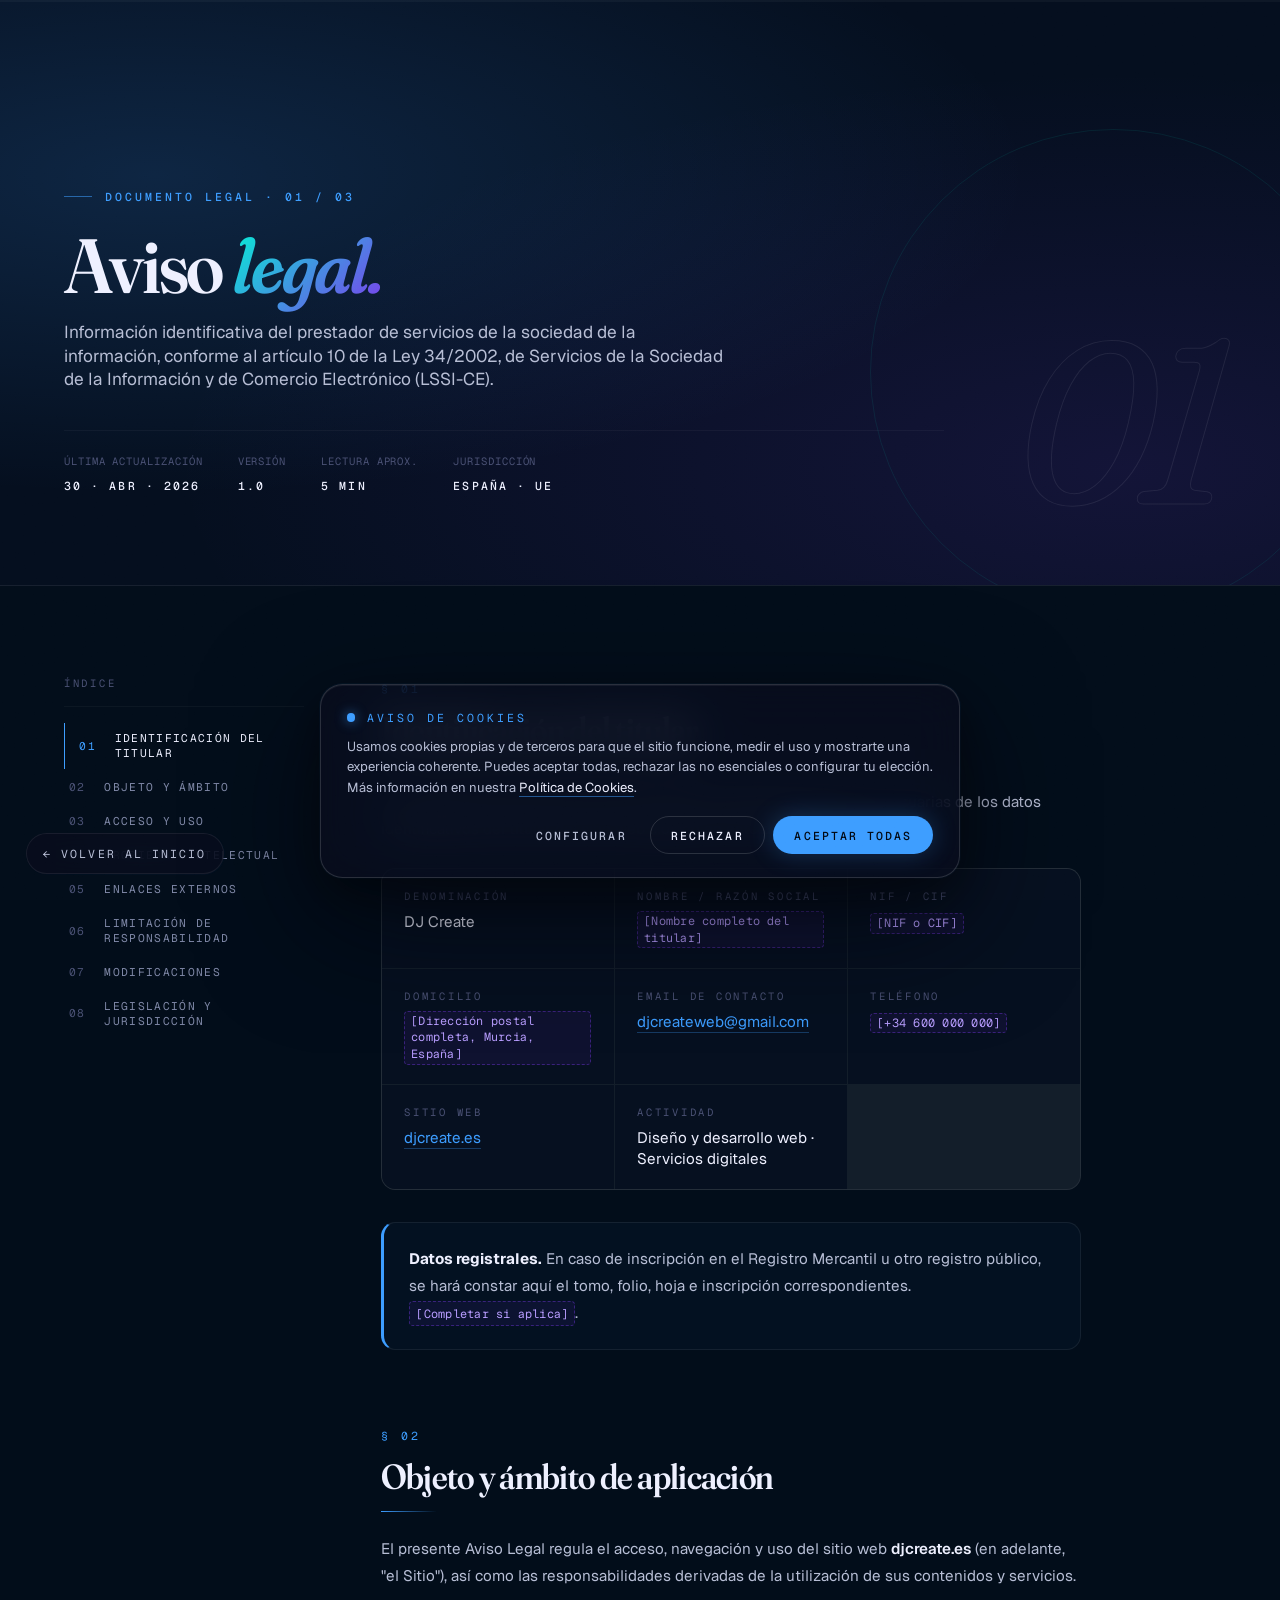
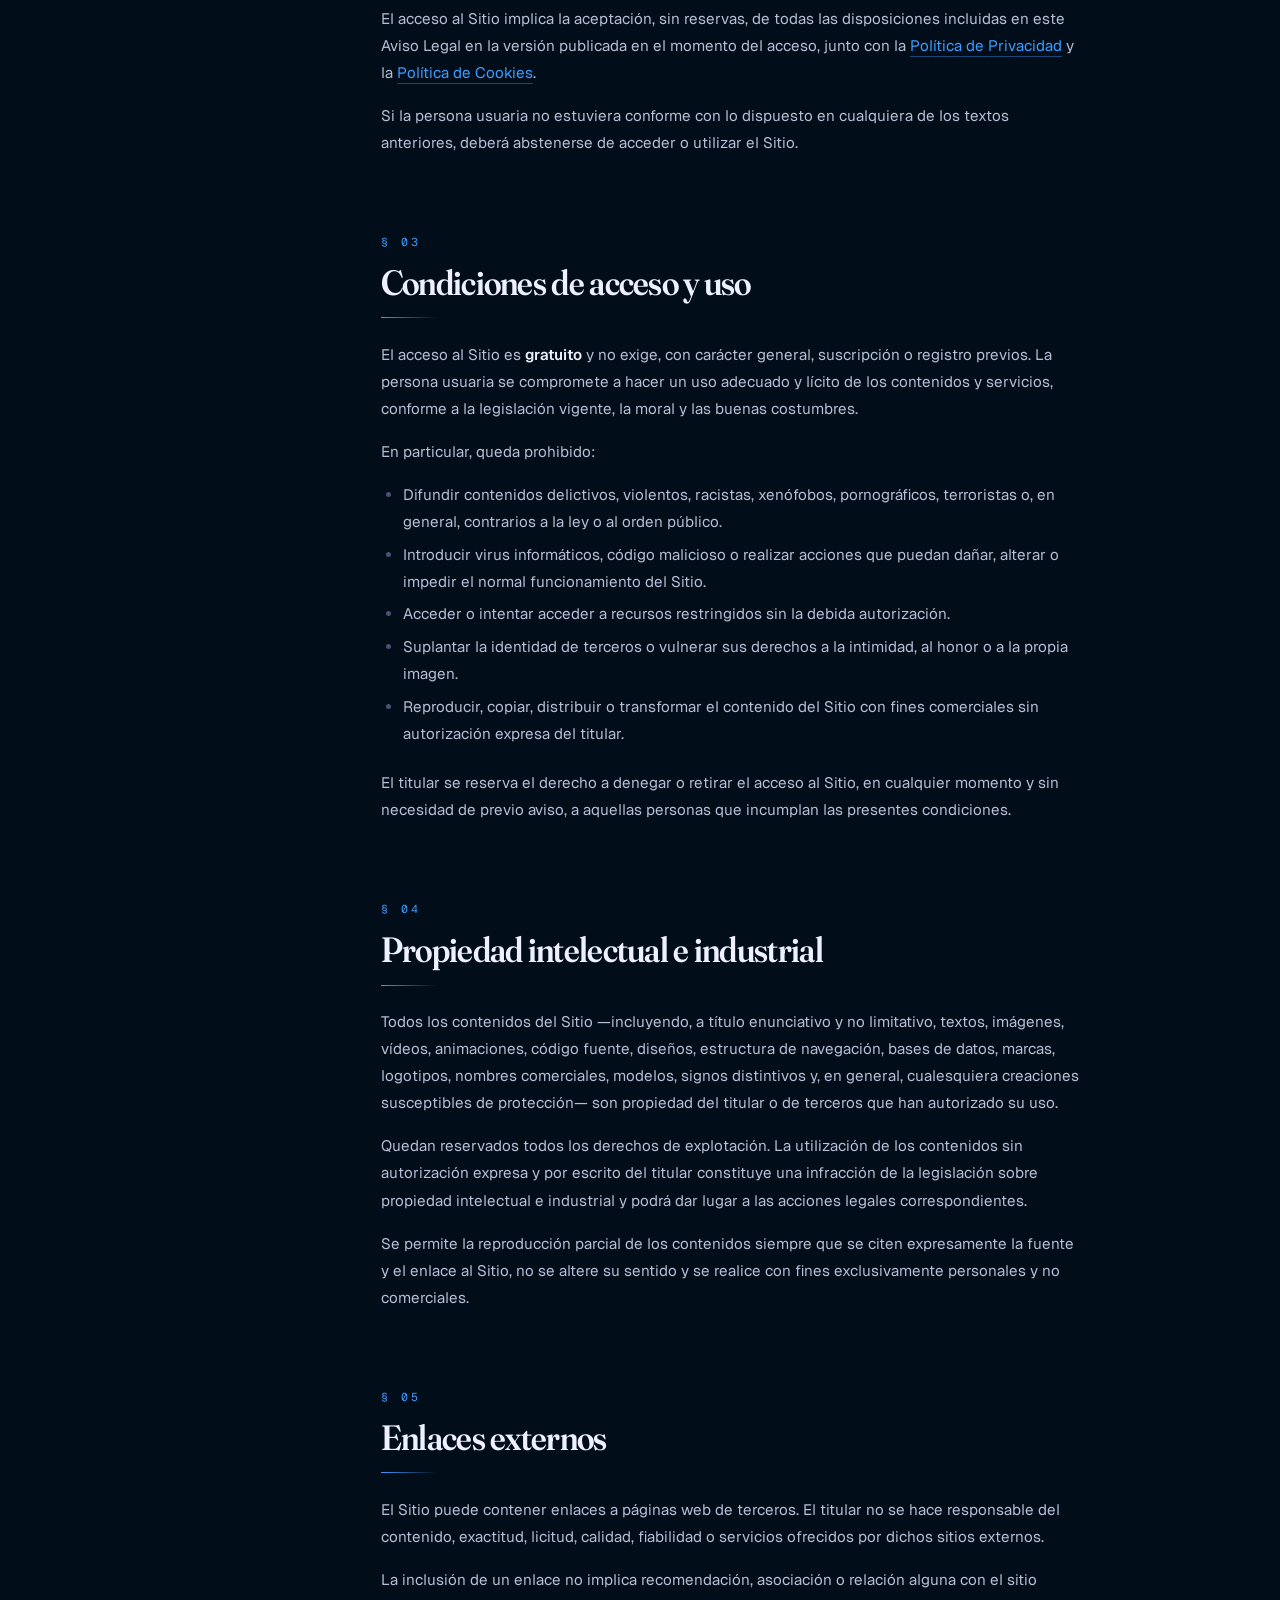
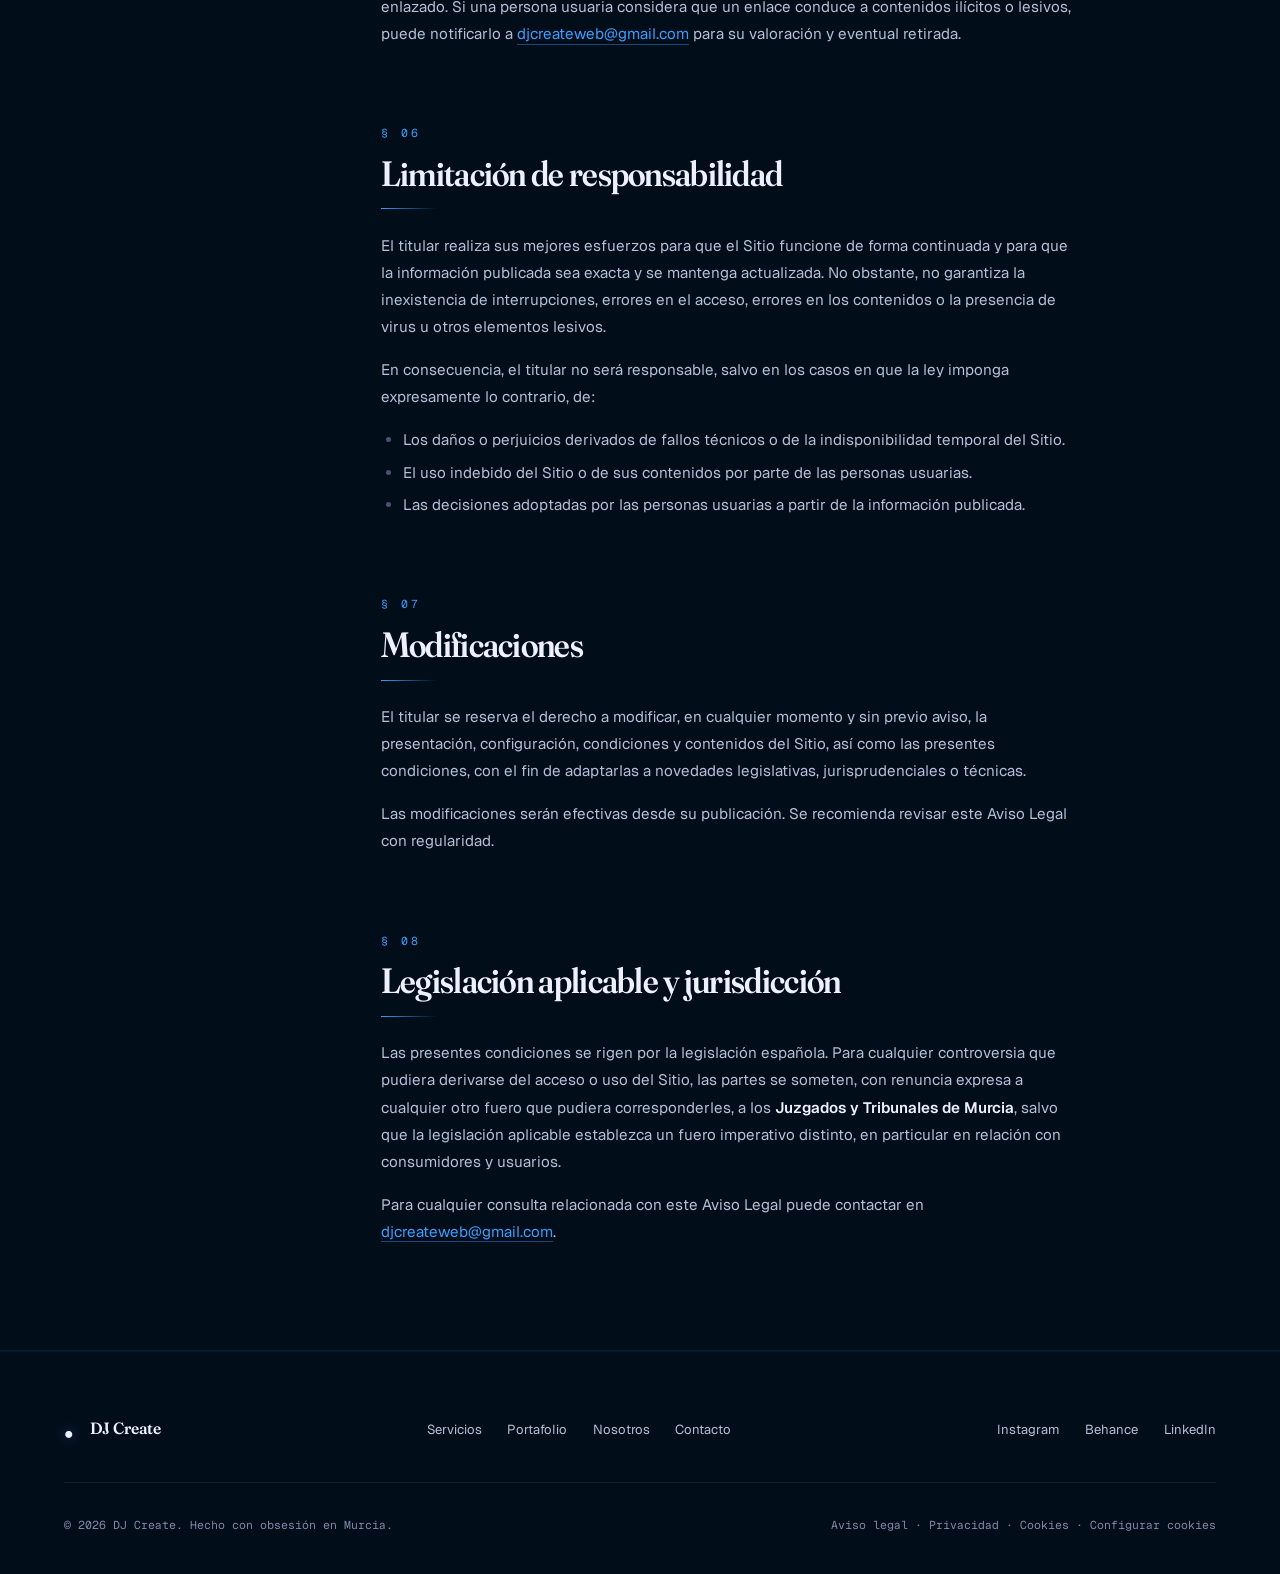
<file: legal/aviso-legal.html>
﻿<!DOCTYPE html>
<html lang="es">
<head>
  <meta charset="UTF-8">
  <meta name="viewport" content="width=device-width, initial-scale=1.0">
  <title>Aviso legal — DJ Create</title>
  <meta name="description" content="Información legal del titular del sitio web djcreate.es conforme a la Ley 34/2002 (LSSI-CE).">
  <meta name="robots" content="noindex,follow">
  <link rel="preconnect" href="https://fonts.googleapis.com">
  <link rel="preconnect" href="https://fonts.gstatic.com" crossorigin>
  <link href="https://fonts.googleapis.com/css2?family=Fraunces:ital,opsz,wght,SOFT,WONK@0,9..144,300..900,0..100,0..1;1,9..144,300..900,0..100,0..1&family=Geist+Mono:wght@400;500;600&family=Geist:wght@300;400;500;600;700&display=swap" rel="stylesheet">
  <link rel="stylesheet" href="../css/styles.css">
</head>
<body>

  <!-- Reading progress -->
  <div class="read-progress" aria-hidden="true">
    <div class="read-progress__bar" id="readProgress"></div>
  </div>

  <!-- HERO -->
  <section class="legal-hero">
    <div class="legal-hero__inner">
      <div class="legal-hero__main">
        <p class="legal-eyebrow">Documento legal · 01 / 03</p>
        <h1 class="legal-title">Aviso <em>legal.</em></h1>
        <p class="legal-lede">Información identificativa del prestador de servicios de la sociedad de la información, conforme al artículo 10 de la Ley 34/2002, de Servicios de la Sociedad de la Información y de Comercio Electrónico (LSSI-CE).</p>
        <div class="legal-meta">
          <div class="legal-meta__item">
            <span class="legal-meta__label">Última actualización</span>
            <span class="legal-meta__value">30 · Abr · 2026</span>
          </div>
          <div class="legal-meta__item">
            <span class="legal-meta__label">Versión</span>
            <span class="legal-meta__value">1.0</span>
          </div>
          <div class="legal-meta__item">
            <span class="legal-meta__label">Lectura aprox.</span>
            <span class="legal-meta__value">5 min</span>
          </div>
          <div class="legal-meta__item">
            <span class="legal-meta__label">Jurisdicción</span>
            <span class="legal-meta__value">España · UE</span>
          </div>
        </div>
      </div>
      <div class="legal-hero__num" aria-hidden="true">01</div>
    </div>
  </section>

  <!-- BODY -->
  <section class="legal-body">
    <div class="legal-body__inner">

      <!-- TOC sticky -->
      <aside class="legal-toc" aria-label="Índice del documento">
        <p class="legal-toc__label">Índice</p>
        <ol>
          <li><a href="#identificacion">Identificación del titular</a></li>
          <li><a href="#objeto">Objeto y ámbito</a></li>
          <li><a href="#acceso">Acceso y uso</a></li>
          <li><a href="#propiedad">Propiedad intelectual</a></li>
          <li><a href="#enlaces">Enlaces externos</a></li>
          <li><a href="#responsabilidad">Limitación de responsabilidad</a></li>
          <li><a href="#modificaciones">Modificaciones</a></li>
          <li><a href="#legislacion">Legislación y jurisdicción</a></li>
        </ol>
      </aside>

      <!-- Contenido -->
      <article class="legal-content">

        <section id="identificacion" class="legal-section">
          <span class="legal-section__num">§ 01</span>
          <h2 class="legal-section__title">Identificación del titular</h2>
          <p>En cumplimiento del artículo 10 de la LSSI-CE, se informa a las personas usuarias de los datos identificativos del titular del sitio web alojado en este dominio:</p>
          <div class="legal-id-card">
            <div class="legal-id-card__cell">
              <span class="legal-id-card__label">Denominación</span>
              <span class="legal-id-card__value">DJ Create</span>
            </div>
            <div class="legal-id-card__cell">
              <span class="legal-id-card__label">Nombre / Razón social</span>
              <span class="legal-id-card__value"><span class="legal-placeholder">[Nombre completo del titular]</span></span>
            </div>
            <div class="legal-id-card__cell">
              <span class="legal-id-card__label">NIF / CIF</span>
              <span class="legal-id-card__value"><span class="legal-placeholder">[NIF o CIF]</span></span>
            </div>
            <div class="legal-id-card__cell">
              <span class="legal-id-card__label">Domicilio</span>
              <span class="legal-id-card__value"><span class="legal-placeholder">[Dirección postal completa, Murcia, España]</span></span>
            </div>
            <div class="legal-id-card__cell">
              <span class="legal-id-card__label">Email de contacto</span>
              <span class="legal-id-card__value"><a href="mailto:djcreateweb@gmail.com">djcreateweb@gmail.com</a></span>
            </div>
            <div class="legal-id-card__cell">
              <span class="legal-id-card__label">Teléfono</span>
              <span class="legal-id-card__value"><span class="legal-placeholder">[+34 600 000 000]</span></span>
            </div>
            <div class="legal-id-card__cell">
              <span class="legal-id-card__label">Sitio web</span>
              <span class="legal-id-card__value"><a href="/">djcreate.es</a></span>
            </div>
            <div class="legal-id-card__cell">
              <span class="legal-id-card__label">Actividad</span>
              <span class="legal-id-card__value">Diseño y desarrollo web · Servicios digitales</span>
            </div>
          </div>
          <div class="legal-callout">
            <strong>Datos registrales.</strong> En caso de inscripción en el Registro Mercantil u otro registro público, se hará constar aquí el tomo, folio, hoja e inscripción correspondientes. <span class="legal-placeholder">[Completar si aplica]</span>.
          </div>
        </section>

        <section id="objeto" class="legal-section">
          <span class="legal-section__num">§ 02</span>
          <h2 class="legal-section__title">Objeto y ámbito de aplicación</h2>
          <p>El presente Aviso Legal regula el acceso, navegación y uso del sitio web <strong>djcreate.es</strong> (en adelante, "el Sitio"), así como las responsabilidades derivadas de la utilización de sus contenidos y servicios.</p>
          <p>El acceso al Sitio implica la aceptación, sin reservas, de todas las disposiciones incluidas en este Aviso Legal en la versión publicada en el momento del acceso, junto con la <a href="politica-privacidad.html">Política de Privacidad</a> y la <a href="politica-cookies.html">Política de Cookies</a>.</p>
          <p>Si la persona usuaria no estuviera conforme con lo dispuesto en cualquiera de los textos anteriores, deberá abstenerse de acceder o utilizar el Sitio.</p>
        </section>

        <section id="acceso" class="legal-section">
          <span class="legal-section__num">§ 03</span>
          <h2 class="legal-section__title">Condiciones de acceso y uso</h2>
          <p>El acceso al Sitio es <strong>gratuito</strong> y no exige, con carácter general, suscripción o registro previos. La persona usuaria se compromete a hacer un uso adecuado y lícito de los contenidos y servicios, conforme a la legislación vigente, la moral y las buenas costumbres.</p>
          <p>En particular, queda prohibido:</p>
          <ul>
            <li>Difundir contenidos delictivos, violentos, racistas, xenófobos, pornográficos, terroristas o, en general, contrarios a la ley o al orden público.</li>
            <li>Introducir virus informáticos, código malicioso o realizar acciones que puedan dañar, alterar o impedir el normal funcionamiento del Sitio.</li>
            <li>Acceder o intentar acceder a recursos restringidos sin la debida autorización.</li>
            <li>Suplantar la identidad de terceros o vulnerar sus derechos a la intimidad, al honor o a la propia imagen.</li>
            <li>Reproducir, copiar, distribuir o transformar el contenido del Sitio con fines comerciales sin autorización expresa del titular.</li>
          </ul>
          <p>El titular se reserva el derecho a denegar o retirar el acceso al Sitio, en cualquier momento y sin necesidad de previo aviso, a aquellas personas que incumplan las presentes condiciones.</p>
        </section>

        <section id="propiedad" class="legal-section">
          <span class="legal-section__num">§ 04</span>
          <h2 class="legal-section__title">Propiedad intelectual e industrial</h2>
          <p>Todos los contenidos del Sitio —incluyendo, a título enunciativo y no limitativo, textos, imágenes, vídeos, animaciones, código fuente, diseños, estructura de navegación, bases de datos, marcas, logotipos, nombres comerciales, modelos, signos distintivos y, en general, cualesquiera creaciones susceptibles de protección— son propiedad del titular o de terceros que han autorizado su uso.</p>
          <p>Quedan reservados todos los derechos de explotación. La utilización de los contenidos sin autorización expresa y por escrito del titular constituye una infracción de la legislación sobre propiedad intelectual e industrial y podrá dar lugar a las acciones legales correspondientes.</p>
          <p>Se permite la reproducción parcial de los contenidos siempre que se citen expresamente la fuente y el enlace al Sitio, no se altere su sentido y se realice con fines exclusivamente personales y no comerciales.</p>
        </section>

        <section id="enlaces" class="legal-section">
          <span class="legal-section__num">§ 05</span>
          <h2 class="legal-section__title">Enlaces externos</h2>
          <p>El Sitio puede contener enlaces a páginas web de terceros. El titular no se hace responsable del contenido, exactitud, licitud, calidad, fiabilidad o servicios ofrecidos por dichos sitios externos.</p>
          <p>La inclusión de un enlace no implica recomendación, asociación o relación alguna con el sitio enlazado. Si una persona usuaria considera que un enlace conduce a contenidos ilícitos o lesivos, puede notificarlo a <a href="mailto:djcreateweb@gmail.com">djcreateweb@gmail.com</a> para su valoración y eventual retirada.</p>
        </section>

        <section id="responsabilidad" class="legal-section">
          <span class="legal-section__num">§ 06</span>
          <h2 class="legal-section__title">Limitación de responsabilidad</h2>
          <p>El titular realiza sus mejores esfuerzos para que el Sitio funcione de forma continuada y para que la información publicada sea exacta y se mantenga actualizada. No obstante, no garantiza la inexistencia de interrupciones, errores en el acceso, errores en los contenidos o la presencia de virus u otros elementos lesivos.</p>
          <p>En consecuencia, el titular no será responsable, salvo en los casos en que la ley imponga expresamente lo contrario, de:</p>
          <ul>
            <li>Los daños o perjuicios derivados de fallos técnicos o de la indisponibilidad temporal del Sitio.</li>
            <li>El uso indebido del Sitio o de sus contenidos por parte de las personas usuarias.</li>
            <li>Las decisiones adoptadas por las personas usuarias a partir de la información publicada.</li>
          </ul>
        </section>

        <section id="modificaciones" class="legal-section">
          <span class="legal-section__num">§ 07</span>
          <h2 class="legal-section__title">Modificaciones</h2>
          <p>El titular se reserva el derecho a modificar, en cualquier momento y sin previo aviso, la presentación, configuración, condiciones y contenidos del Sitio, así como las presentes condiciones, con el fin de adaptarlas a novedades legislativas, jurisprudenciales o técnicas.</p>
          <p>Las modificaciones serán efectivas desde su publicación. Se recomienda revisar este Aviso Legal con regularidad.</p>
        </section>

        <section id="legislacion" class="legal-section">
          <span class="legal-section__num">§ 08</span>
          <h2 class="legal-section__title">Legislación aplicable y jurisdicción</h2>
          <p>Las presentes condiciones se rigen por la legislación española. Para cualquier controversia que pudiera derivarse del acceso o uso del Sitio, las partes se someten, con renuncia expresa a cualquier otro fuero que pudiera corresponderles, a los <strong>Juzgados y Tribunales de Murcia</strong>, salvo que la legislación aplicable establezca un fuero imperativo distinto, en particular en relación con consumidores y usuarios.</p>
          <p>Para cualquier consulta relacionada con este Aviso Legal puede contactar en <a href="mailto:djcreateweb@gmail.com">djcreateweb@gmail.com</a>.</p>
        </section>

      </article>
    </div>
  </section>

  <!-- BACK BUTTON -->
  <a href="../index.html" class="legal-back">
    <span class="legal-back__arrow">←</span>
    <span>Volver al inicio</span>
  </a>

  <!-- FOOTER -->
  <footer class="footer">
    <div class="footer-top">
      <a href="../index.html" class="nav-logo">
        <span class="nav-logo-mark">●</span>
        DJ Create
      </a>
      <ul class="footer-links">
        <li><a href="../index.html#servicios">Servicios</a></li>
        <li><a href="../index.html#portafolio">Portafolio</a></li>
        <li><a href="../index.html#nosotros">Nosotros</a></li>
        <li><a href="../index.html#contacto">Contacto</a></li>
      </ul>
      <ul class="footer-social">
        <li><a href="#">Instagram</a></li>
        <li><a href="#">Behance</a></li>
        <li><a href="#">LinkedIn</a></li>
      </ul>
    </div>
    <div class="footer-bottom">
      <p>© <span id="year"></span> DJ Create. Hecho con obsesión en Murcia.</p>
      <p>
        <a href="aviso-legal.html">Aviso legal</a> ·
        <a href="politica-privacidad.html">Privacidad</a> ·
        <a href="politica-cookies.html">Cookies</a> ·
        <a href="#" data-cookie-open>Configurar cookies</a>
      </p>
    </div>
  </footer>

  <!-- COOKIE BANNER -->
  <div id="cookieBanner" class="cookie-banner" role="dialog" aria-modal="false" aria-labelledby="cookieBannerTitle" aria-hidden="true" hidden>
    <div class="cookie-banner__head">
      <span class="cookie-banner__mark" aria-hidden="true"></span>
      <span class="cookie-banner__eyebrow" id="cookieBannerTitle">Aviso de cookies</span>
    </div>
    <p class="cookie-banner__text">
      Usamos cookies propias y de terceros para que el sitio funcione, medir el uso y mostrarte una experiencia coherente.
      Puedes aceptar todas, rechazar las no esenciales o configurar tu elección. Más información en nuestra
      <a href="politica-cookies.html">Política de Cookies</a>.
    </p>
    <div class="cookie-banner__actions">
      <button type="button" class="cookie-btn cookie-btn--text" data-cookie-config>Configurar</button>
      <button type="button" class="cookie-btn cookie-btn--ghost" data-cookie-reject>Rechazar</button>
      <button type="button" class="cookie-btn cookie-btn--primary" data-cookie-accept-all>Aceptar todas</button>
    </div>
  </div>

  <!-- COOKIE MODAL -->
  <div id="cookieModal" class="cookie-modal" role="dialog" aria-modal="true" aria-labelledby="cookieModalTitle" aria-hidden="true" hidden>
    <div class="cookie-modal__backdrop" aria-hidden="true"></div>
    <div class="cookie-modal__dialog">
      <h3 class="cookie-modal__title" id="cookieModalTitle">Preferencias de cookies</h3>
      <p class="cookie-modal__lede">Activa o desactiva cada categoría según tus preferencias. Las cookies técnicas son imprescindibles para que el sitio funcione y no pueden desactivarse.</p>

      <div class="cookie-cat">
        <div>
          <p class="cookie-cat__name">Necesarias</p>
          <p class="cookie-cat__desc">Mantienen la sesión, las preferencias básicas y permiten que el sitio funcione correctamente. Siempre activas.</p>
        </div>
        <label class="cookie-switch" aria-label="Cookies necesarias (siempre activas)">
          <input type="checkbox" data-cookie-toggle="necessary" checked disabled>
          <span class="cookie-switch__slider"></span>
        </label>
      </div>

      <div class="cookie-cat">
        <div>
          <p class="cookie-cat__name">Analítica</p>
          <p class="cookie-cat__desc">Nos ayuda a entender cómo se usa el sitio, de forma agregada y anónima, para mejorar la experiencia.</p>
        </div>
        <label class="cookie-switch" aria-label="Cookies de analítica">
          <input type="checkbox" data-cookie-toggle="analytics">
          <span class="cookie-switch__slider"></span>
        </label>
      </div>

      <div class="cookie-cat">
        <div>
          <p class="cookie-cat__name">Marketing</p>
          <p class="cookie-cat__desc">Permiten medir la eficacia de campañas y mostrar contenido relevante en plataformas externas.</p>
        </div>
        <label class="cookie-switch" aria-label="Cookies de marketing">
          <input type="checkbox" data-cookie-toggle="marketing">
          <span class="cookie-switch__slider"></span>
        </label>
      </div>

      <div class="cookie-modal__actions">
        <button type="button" class="cookie-btn cookie-btn--text" data-cookie-close>Cerrar</button>
        <button type="button" class="cookie-btn cookie-btn--ghost" data-cookie-save>Guardar selección</button>
        <button type="button" class="cookie-btn cookie-btn--primary" data-cookie-accept-all-modal>Aceptar todas</button>
      </div>
    </div>
  </div>

  <script src="../js/cookies.js"></script>
  <script>
    // Año actual + barra de progreso de lectura + TOC active
    document.getElementById('year').textContent = new Date().getFullYear();

    var bar = document.getElementById('readProgress');
    var sections = Array.prototype.slice.call(document.querySelectorAll('.legal-section'));
    var tocLinks = Array.prototype.slice.call(document.querySelectorAll('.legal-toc a'));

    function updateProgress() {
      var h = document.documentElement;
      var max = h.scrollHeight - h.clientHeight;
      var pct = max > 0 ? Math.min(100, Math.max(0, (h.scrollTop / max) * 100)) : 0;
      if (bar) bar.style.width = pct + '%';
    }

    function updateActive() {
      var fromTop = window.scrollY + 140;
      var current = sections[0] && sections[0].id;
      for (var i = 0; i < sections.length; i++) {
        if (sections[i].offsetTop <= fromTop) current = sections[i].id;
      }
      tocLinks.forEach(function (a) {
        a.classList.toggle('is-active', a.getAttribute('href') === '#' + current);
      });
    }

    var ticking = false;
    function onScroll() {
      if (!ticking) {
        requestAnimationFrame(function () {
          updateProgress();
          updateActive();
          ticking = false;
        });
        ticking = true;
      }
    }
    window.addEventListener('scroll', onScroll, { passive: true });
    window.addEventListener('resize', onScroll);
    onScroll();
  </script>
</body>
</html>
</file>
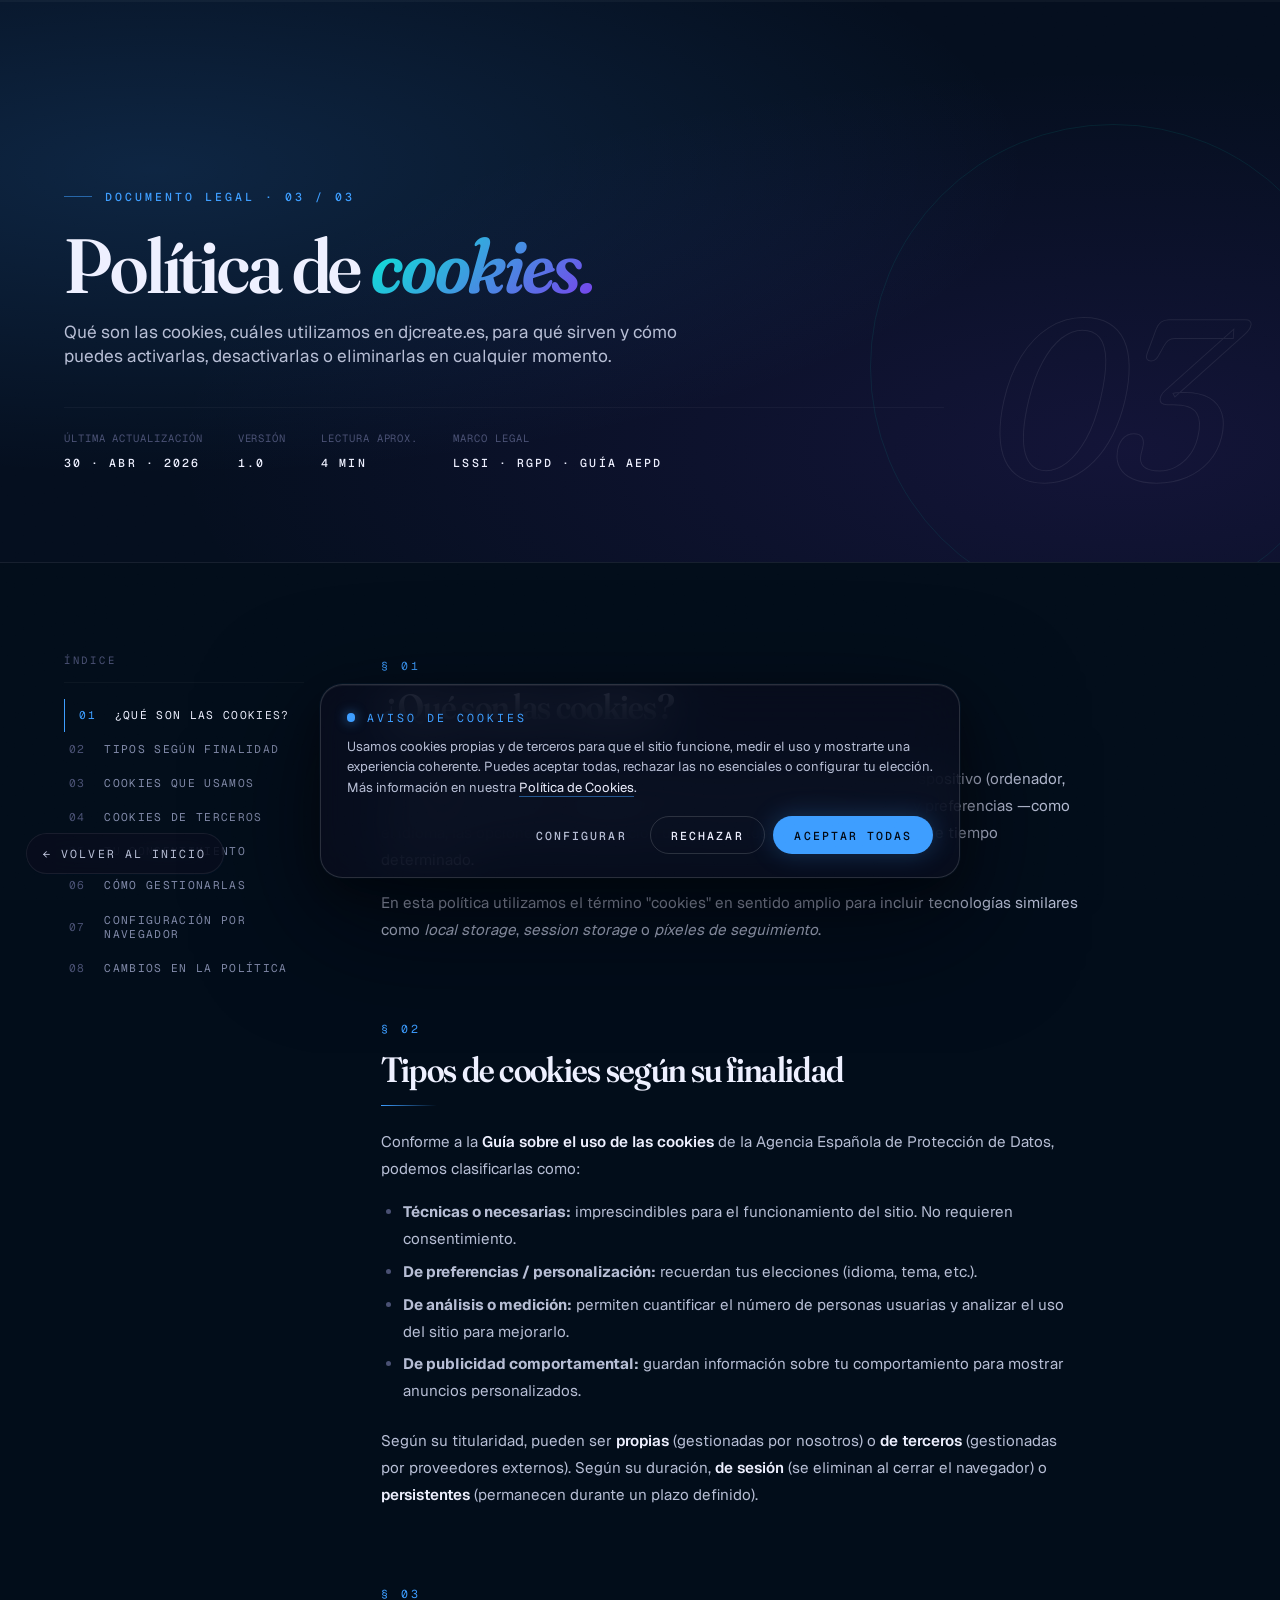
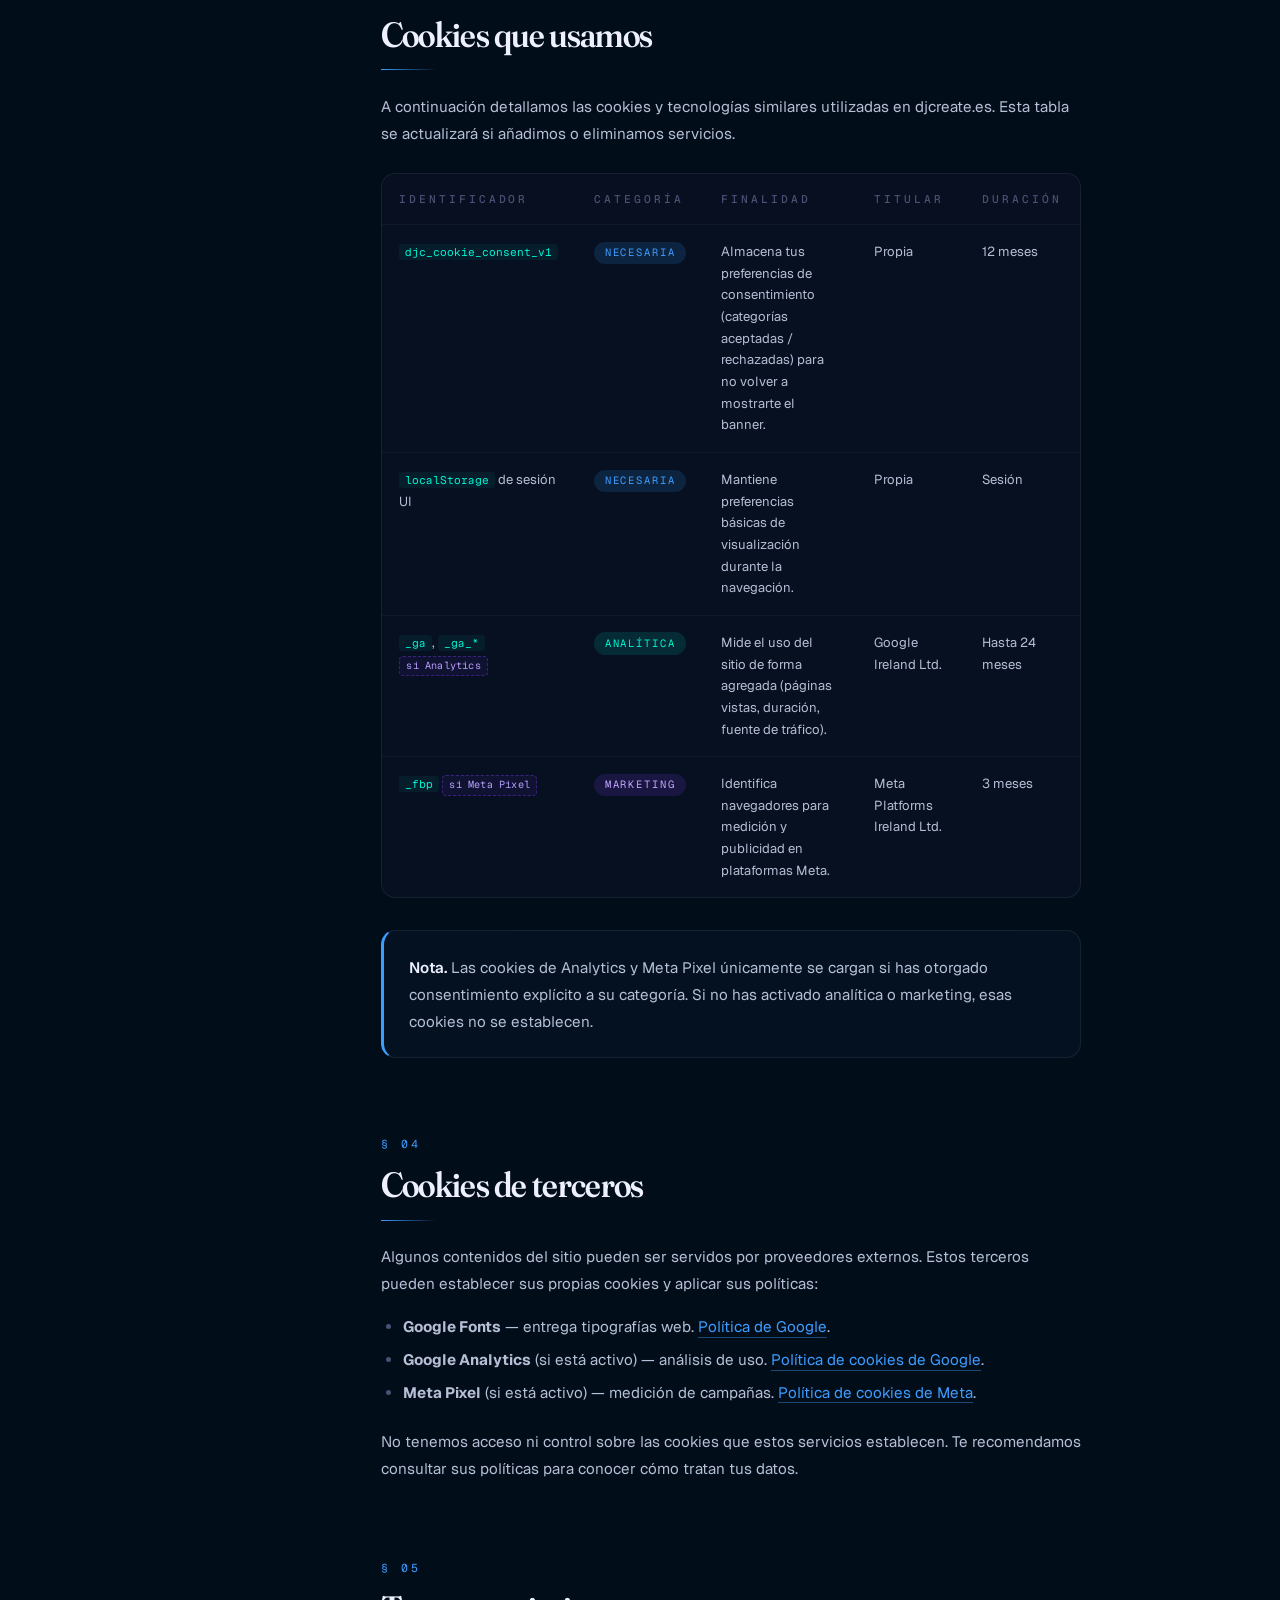
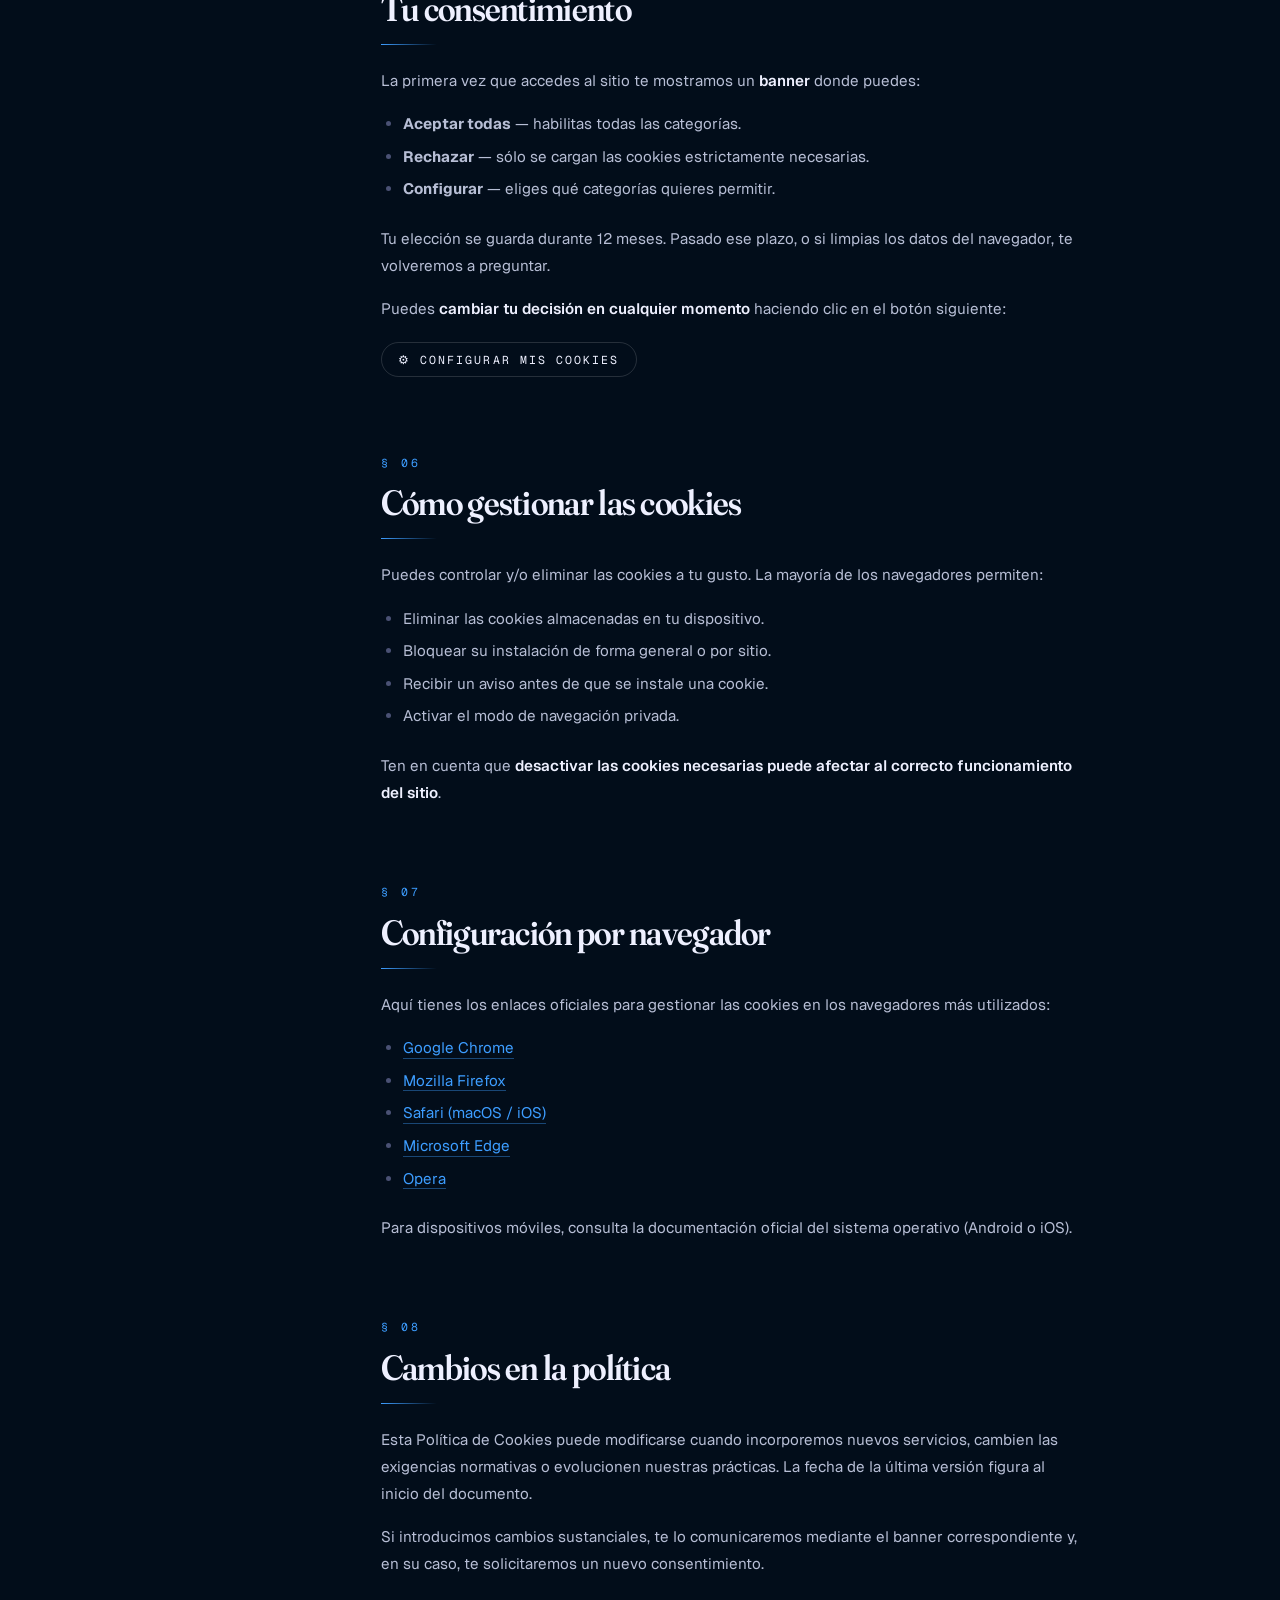
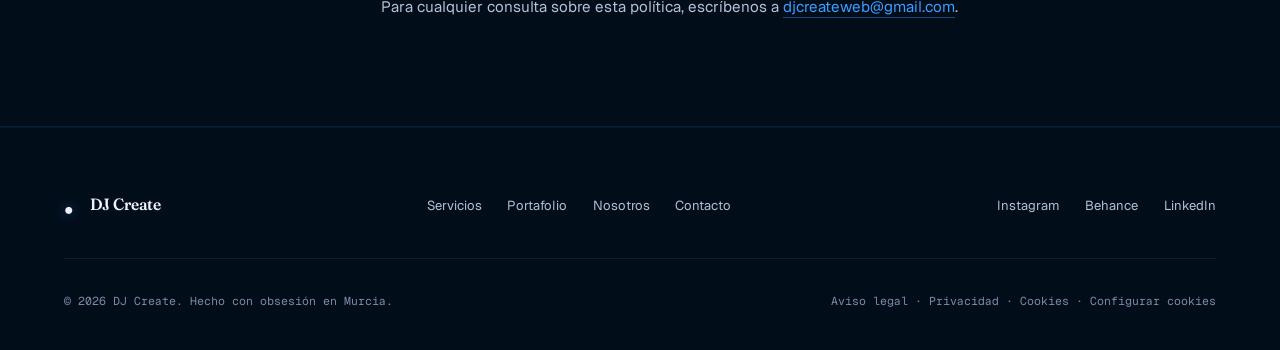
<file: legal/politica-cookies.html>
﻿<!DOCTYPE html>
<html lang="es">
<head>
  <meta charset="UTF-8">
  <meta name="viewport" content="width=device-width, initial-scale=1.0">
  <title>Política de cookies — DJ Create</title>
  <meta name="description" content="Cookies utilizadas en djcreate.es: tipos, finalidad, duración y cómo gestionarlas.">
  <meta name="robots" content="noindex,follow">
  <link rel="preconnect" href="https://fonts.googleapis.com">
  <link rel="preconnect" href="https://fonts.gstatic.com" crossorigin>
  <link href="https://fonts.googleapis.com/css2?family=Fraunces:ital,opsz,wght,SOFT,WONK@0,9..144,300..900,0..100,0..1;1,9..144,300..900,0..100,0..1&family=Geist+Mono:wght@400;500;600&family=Geist:wght@300;400;500;600;700&display=swap" rel="stylesheet">
  <link rel="stylesheet" href="../css/styles.css">
</head>
<body>

  <div class="read-progress" aria-hidden="true">
    <div class="read-progress__bar" id="readProgress"></div>
  </div>

  <section class="legal-hero">
    <div class="legal-hero__inner">
      <div class="legal-hero__main">
        <p class="legal-eyebrow">Documento legal · 03 / 03</p>
        <h1 class="legal-title">Política de <em>cookies.</em></h1>
        <p class="legal-lede">Qué son las cookies, cuáles utilizamos en djcreate.es, para qué sirven y cómo puedes activarlas, desactivarlas o eliminarlas en cualquier momento.</p>
        <div class="legal-meta">
          <div class="legal-meta__item">
            <span class="legal-meta__label">Última actualización</span>
            <span class="legal-meta__value">30 · Abr · 2026</span>
          </div>
          <div class="legal-meta__item">
            <span class="legal-meta__label">Versión</span>
            <span class="legal-meta__value">1.0</span>
          </div>
          <div class="legal-meta__item">
            <span class="legal-meta__label">Lectura aprox.</span>
            <span class="legal-meta__value">4 min</span>
          </div>
          <div class="legal-meta__item">
            <span class="legal-meta__label">Marco legal</span>
            <span class="legal-meta__value">LSSI · RGPD · Guía AEPD</span>
          </div>
        </div>
      </div>
      <div class="legal-hero__num" aria-hidden="true">03</div>
    </div>
  </section>

  <section class="legal-body">
    <div class="legal-body__inner">

      <aside class="legal-toc" aria-label="Índice del documento">
        <p class="legal-toc__label">Índice</p>
        <ol>
          <li><a href="#que-son">¿Qué son las cookies?</a></li>
          <li><a href="#tipos">Tipos según finalidad</a></li>
          <li><a href="#usadas">Cookies que usamos</a></li>
          <li><a href="#terceros">Cookies de terceros</a></li>
          <li><a href="#consentimiento">Tu consentimiento</a></li>
          <li><a href="#gestionar">Cómo gestionarlas</a></li>
          <li><a href="#navegadores">Configuración por navegador</a></li>
          <li><a href="#cambios">Cambios en la política</a></li>
        </ol>
      </aside>

      <article class="legal-content">

        <section id="que-son" class="legal-section">
          <span class="legal-section__num">§ 01</span>
          <h2 class="legal-section__title">¿Qué son las cookies?</h2>
          <p>Una <strong>cookie</strong> es un pequeño fichero de texto que un sitio web guarda en tu dispositivo (ordenador, móvil o tablet) cuando lo visitas. Permite que el sitio recuerde tus acciones y preferencias —como el idioma, las opciones de visualización u otros ajustes— durante un periodo de tiempo determinado.</p>
          <p>En esta política utilizamos el término "cookies" en sentido amplio para incluir tecnologías similares como <em>local storage</em>, <em>session storage</em> o <em>píxeles de seguimiento</em>.</p>
        </section>

        <section id="tipos" class="legal-section">
          <span class="legal-section__num">§ 02</span>
          <h2 class="legal-section__title">Tipos de cookies según su finalidad</h2>
          <p>Conforme a la <strong>Guía sobre el uso de las cookies</strong> de la Agencia Española de Protección de Datos, podemos clasificarlas como:</p>
          <ul>
            <li><strong>Técnicas o necesarias:</strong> imprescindibles para el funcionamiento del sitio. No requieren consentimiento.</li>
            <li><strong>De preferencias / personalización:</strong> recuerdan tus elecciones (idioma, tema, etc.).</li>
            <li><strong>De análisis o medición:</strong> permiten cuantificar el número de personas usuarias y analizar el uso del sitio para mejorarlo.</li>
            <li><strong>De publicidad comportamental:</strong> guardan información sobre tu comportamiento para mostrar anuncios personalizados.</li>
          </ul>
          <p>Según su titularidad, pueden ser <strong>propias</strong> (gestionadas por nosotros) o <strong>de terceros</strong> (gestionadas por proveedores externos). Según su duración, <strong>de sesión</strong> (se eliminan al cerrar el navegador) o <strong>persistentes</strong> (permanecen durante un plazo definido).</p>
        </section>

        <section id="usadas" class="legal-section">
          <span class="legal-section__num">§ 03</span>
          <h2 class="legal-section__title">Cookies que usamos</h2>
          <p>A continuación detallamos las cookies y tecnologías similares utilizadas en djcreate.es. Esta tabla se actualizará si añadimos o eliminamos servicios.</p>
          <div class="cookie-table-wrap">
            <table class="cookie-table">
              <thead>
                <tr>
                  <th>Identificador</th>
                  <th>Categoría</th>
                  <th>Finalidad</th>
                  <th>Titular</th>
                  <th>Duración</th>
                </tr>
              </thead>
              <tbody>
                <tr>
                  <td><code>djc_cookie_consent_v1</code></td>
                  <td><span class="cookie-tag cookie-tag--necessary">Necesaria</span></td>
                  <td>Almacena tus preferencias de consentimiento (categorías aceptadas / rechazadas) para no volver a mostrarte el banner.</td>
                  <td>Propia</td>
                  <td>12 meses</td>
                </tr>
                <tr>
                  <td><code>localStorage</code> de sesión UI</td>
                  <td><span class="cookie-tag cookie-tag--necessary">Necesaria</span></td>
                  <td>Mantiene preferencias básicas de visualización durante la navegación.</td>
                  <td>Propia</td>
                  <td>Sesión</td>
                </tr>
                <tr>
                  <td><code>_ga</code>, <code>_ga_*</code> <span class="legal-placeholder">si Analytics</span></td>
                  <td><span class="cookie-tag cookie-tag--analytics">Analítica</span></td>
                  <td>Mide el uso del sitio de forma agregada (páginas vistas, duración, fuente de tráfico).</td>
                  <td>Google Ireland Ltd.</td>
                  <td>Hasta 24 meses</td>
                </tr>
                <tr>
                  <td><code>_fbp</code> <span class="legal-placeholder">si Meta Pixel</span></td>
                  <td><span class="cookie-tag cookie-tag--marketing">Marketing</span></td>
                  <td>Identifica navegadores para medición y publicidad en plataformas Meta.</td>
                  <td>Meta Platforms Ireland Ltd.</td>
                  <td>3 meses</td>
                </tr>
              </tbody>
            </table>
          </div>
          <p class="legal-callout"><strong>Nota.</strong> Las cookies de Analytics y Meta Pixel únicamente se cargan si has otorgado consentimiento explícito a su categoría. Si no has activado analítica o marketing, esas cookies no se establecen.</p>
        </section>

        <section id="terceros" class="legal-section">
          <span class="legal-section__num">§ 04</span>
          <h2 class="legal-section__title">Cookies de terceros</h2>
          <p>Algunos contenidos del sitio pueden ser servidos por proveedores externos. Estos terceros pueden establecer sus propias cookies y aplicar sus políticas:</p>
          <ul>
            <li><strong>Google Fonts</strong> — entrega tipografías web. <a href="https://policies.google.com/privacy" target="_blank" rel="noopener">Política de Google</a>.</li>
            <li><strong>Google Analytics</strong> (si está activo) — análisis de uso. <a href="https://policies.google.com/technologies/cookies" target="_blank" rel="noopener">Política de cookies de Google</a>.</li>
            <li><strong>Meta Pixel</strong> (si está activo) — medición de campañas. <a href="https://www.facebook.com/policies/cookies/" target="_blank" rel="noopener">Política de cookies de Meta</a>.</li>
          </ul>
          <p>No tenemos acceso ni control sobre las cookies que estos servicios establecen. Te recomendamos consultar sus políticas para conocer cómo tratan tus datos.</p>
        </section>

        <section id="consentimiento" class="legal-section">
          <span class="legal-section__num">§ 05</span>
          <h2 class="legal-section__title">Tu consentimiento</h2>
          <p>La primera vez que accedes al sitio te mostramos un <strong>banner</strong> donde puedes:</p>
          <ul>
            <li><strong>Aceptar todas</strong> — habilitas todas las categorías.</li>
            <li><strong>Rechazar</strong> — sólo se cargan las cookies estrictamente necesarias.</li>
            <li><strong>Configurar</strong> — eliges qué categorías quieres permitir.</li>
          </ul>
          <p>Tu elección se guarda durante 12 meses. Pasado ese plazo, o si limpias los datos del navegador, te volveremos a preguntar.</p>
          <p>Puedes <strong>cambiar tu decisión en cualquier momento</strong> haciendo clic en el botón siguiente:</p>
          <button type="button" class="legal-inline-btn" data-cookie-open>
            ⚙ Configurar mis cookies
          </button>
        </section>

        <section id="gestionar" class="legal-section">
          <span class="legal-section__num">§ 06</span>
          <h2 class="legal-section__title">Cómo gestionar las cookies</h2>
          <p>Puedes controlar y/o eliminar las cookies a tu gusto. La mayoría de los navegadores permiten:</p>
          <ul>
            <li>Eliminar las cookies almacenadas en tu dispositivo.</li>
            <li>Bloquear su instalación de forma general o por sitio.</li>
            <li>Recibir un aviso antes de que se instale una cookie.</li>
            <li>Activar el modo de navegación privada.</li>
          </ul>
          <p>Ten en cuenta que <strong>desactivar las cookies necesarias puede afectar al correcto funcionamiento del sitio</strong>.</p>
        </section>

        <section id="navegadores" class="legal-section">
          <span class="legal-section__num">§ 07</span>
          <h2 class="legal-section__title">Configuración por navegador</h2>
          <p>Aquí tienes los enlaces oficiales para gestionar las cookies en los navegadores más utilizados:</p>
          <ul>
            <li><a href="https://support.google.com/chrome/answer/95647" target="_blank" rel="noopener">Google Chrome</a></li>
            <li><a href="https://support.mozilla.org/es/kb/proteccion-antirrastreo-mejorada-en-firefox-para-e" target="_blank" rel="noopener">Mozilla Firefox</a></li>
            <li><a href="https://support.apple.com/es-es/guide/safari/sfri11471/mac" target="_blank" rel="noopener">Safari (macOS / iOS)</a></li>
            <li><a href="https://support.microsoft.com/es-es/microsoft-edge" target="_blank" rel="noopener">Microsoft Edge</a></li>
            <li><a href="https://help.opera.com/en/latest/web-preferences/" target="_blank" rel="noopener">Opera</a></li>
          </ul>
          <p>Para dispositivos móviles, consulta la documentación oficial del sistema operativo (Android o iOS).</p>
        </section>

        <section id="cambios" class="legal-section">
          <span class="legal-section__num">§ 08</span>
          <h2 class="legal-section__title">Cambios en la política</h2>
          <p>Esta Política de Cookies puede modificarse cuando incorporemos nuevos servicios, cambien las exigencias normativas o evolucionen nuestras prácticas. La fecha de la última versión figura al inicio del documento.</p>
          <p>Si introducimos cambios sustanciales, te lo comunicaremos mediante el banner correspondiente y, en su caso, te solicitaremos un nuevo consentimiento.</p>
          <p>Para cualquier consulta sobre esta política, escríbenos a <a href="mailto:djcreateweb@gmail.com">djcreateweb@gmail.com</a>.</p>
        </section>

      </article>
    </div>
  </section>

  <a href="../index.html" class="legal-back">
    <span class="legal-back__arrow">←</span>
    <span>Volver al inicio</span>
  </a>

  <footer class="footer">
    <div class="footer-top">
      <a href="../index.html" class="nav-logo">
        <span class="nav-logo-mark">●</span>
        DJ Create
      </a>
      <ul class="footer-links">
        <li><a href="../index.html#servicios">Servicios</a></li>
        <li><a href="../index.html#portafolio">Portafolio</a></li>
        <li><a href="../index.html#nosotros">Nosotros</a></li>
        <li><a href="../index.html#contacto">Contacto</a></li>
      </ul>
      <ul class="footer-social">
        <li><a href="#">Instagram</a></li>
        <li><a href="#">Behance</a></li>
        <li><a href="#">LinkedIn</a></li>
      </ul>
    </div>
    <div class="footer-bottom">
      <p>© <span id="year"></span> DJ Create. Hecho con obsesión en Murcia.</p>
      <p>
        <a href="aviso-legal.html">Aviso legal</a> ·
        <a href="politica-privacidad.html">Privacidad</a> ·
        <a href="politica-cookies.html">Cookies</a> ·
        <a href="#" data-cookie-open>Configurar cookies</a>
      </p>
    </div>
  </footer>

  <!-- COOKIE BANNER -->
  <div id="cookieBanner" class="cookie-banner" role="dialog" aria-modal="false" aria-labelledby="cookieBannerTitle" aria-hidden="true" hidden>
    <div class="cookie-banner__head">
      <span class="cookie-banner__mark" aria-hidden="true"></span>
      <span class="cookie-banner__eyebrow" id="cookieBannerTitle">Aviso de cookies</span>
    </div>
    <p class="cookie-banner__text">
      Usamos cookies propias y de terceros para que el sitio funcione, medir el uso y mostrarte una experiencia coherente.
      Puedes aceptar todas, rechazar las no esenciales o configurar tu elección. Más información en nuestra
      <a href="politica-cookies.html">Política de Cookies</a>.
    </p>
    <div class="cookie-banner__actions">
      <button type="button" class="cookie-btn cookie-btn--text" data-cookie-config>Configurar</button>
      <button type="button" class="cookie-btn cookie-btn--ghost" data-cookie-reject>Rechazar</button>
      <button type="button" class="cookie-btn cookie-btn--primary" data-cookie-accept-all>Aceptar todas</button>
    </div>
  </div>

  <!-- COOKIE MODAL -->
  <div id="cookieModal" class="cookie-modal" role="dialog" aria-modal="true" aria-labelledby="cookieModalTitle" aria-hidden="true" hidden>
    <div class="cookie-modal__backdrop" aria-hidden="true"></div>
    <div class="cookie-modal__dialog">
      <h3 class="cookie-modal__title" id="cookieModalTitle">Preferencias de cookies</h3>
      <p class="cookie-modal__lede">Activa o desactiva cada categoría según tus preferencias. Las cookies técnicas son imprescindibles para que el sitio funcione y no pueden desactivarse.</p>

      <div class="cookie-cat">
        <div>
          <p class="cookie-cat__name">Necesarias</p>
          <p class="cookie-cat__desc">Mantienen la sesión, las preferencias básicas y permiten que el sitio funcione correctamente. Siempre activas.</p>
        </div>
        <label class="cookie-switch" aria-label="Cookies necesarias (siempre activas)">
          <input type="checkbox" data-cookie-toggle="necessary" checked disabled>
          <span class="cookie-switch__slider"></span>
        </label>
      </div>

      <div class="cookie-cat">
        <div>
          <p class="cookie-cat__name">Analítica</p>
          <p class="cookie-cat__desc">Nos ayuda a entender cómo se usa el sitio, de forma agregada y anónima, para mejorar la experiencia.</p>
        </div>
        <label class="cookie-switch" aria-label="Cookies de analítica">
          <input type="checkbox" data-cookie-toggle="analytics">
          <span class="cookie-switch__slider"></span>
        </label>
      </div>

      <div class="cookie-cat">
        <div>
          <p class="cookie-cat__name">Marketing</p>
          <p class="cookie-cat__desc">Permiten medir la eficacia de campañas y mostrar contenido relevante en plataformas externas.</p>
        </div>
        <label class="cookie-switch" aria-label="Cookies de marketing">
          <input type="checkbox" data-cookie-toggle="marketing">
          <span class="cookie-switch__slider"></span>
        </label>
      </div>

      <div class="cookie-modal__actions">
        <button type="button" class="cookie-btn cookie-btn--text" data-cookie-close>Cerrar</button>
        <button type="button" class="cookie-btn cookie-btn--ghost" data-cookie-save>Guardar selección</button>
        <button type="button" class="cookie-btn cookie-btn--primary" data-cookie-accept-all-modal>Aceptar todas</button>
      </div>
    </div>
  </div>

  <script src="../js/cookies.js"></script>
  <script>
    document.getElementById('year').textContent = new Date().getFullYear();
    var bar = document.getElementById('readProgress');
    var sections = Array.prototype.slice.call(document.querySelectorAll('.legal-section'));
    var tocLinks = Array.prototype.slice.call(document.querySelectorAll('.legal-toc a'));
    function updateProgress() {
      var h = document.documentElement;
      var max = h.scrollHeight - h.clientHeight;
      var pct = max > 0 ? Math.min(100, Math.max(0, (h.scrollTop / max) * 100)) : 0;
      if (bar) bar.style.width = pct + '%';
    }
    function updateActive() {
      var fromTop = window.scrollY + 140;
      var current = sections[0] && sections[0].id;
      for (var i = 0; i < sections.length; i++) {
        if (sections[i].offsetTop <= fromTop) current = sections[i].id;
      }
      tocLinks.forEach(function (a) {
        a.classList.toggle('is-active', a.getAttribute('href') === '#' + current);
      });
    }
    var ticking = false;
    function onScroll() {
      if (!ticking) {
        requestAnimationFrame(function () { updateProgress(); updateActive(); ticking = false; });
        ticking = true;
      }
    }
    window.addEventListener('scroll', onScroll, { passive: true });
    window.addEventListener('resize', onScroll);
    onScroll();
  </script>
</body>
</html>
</file>
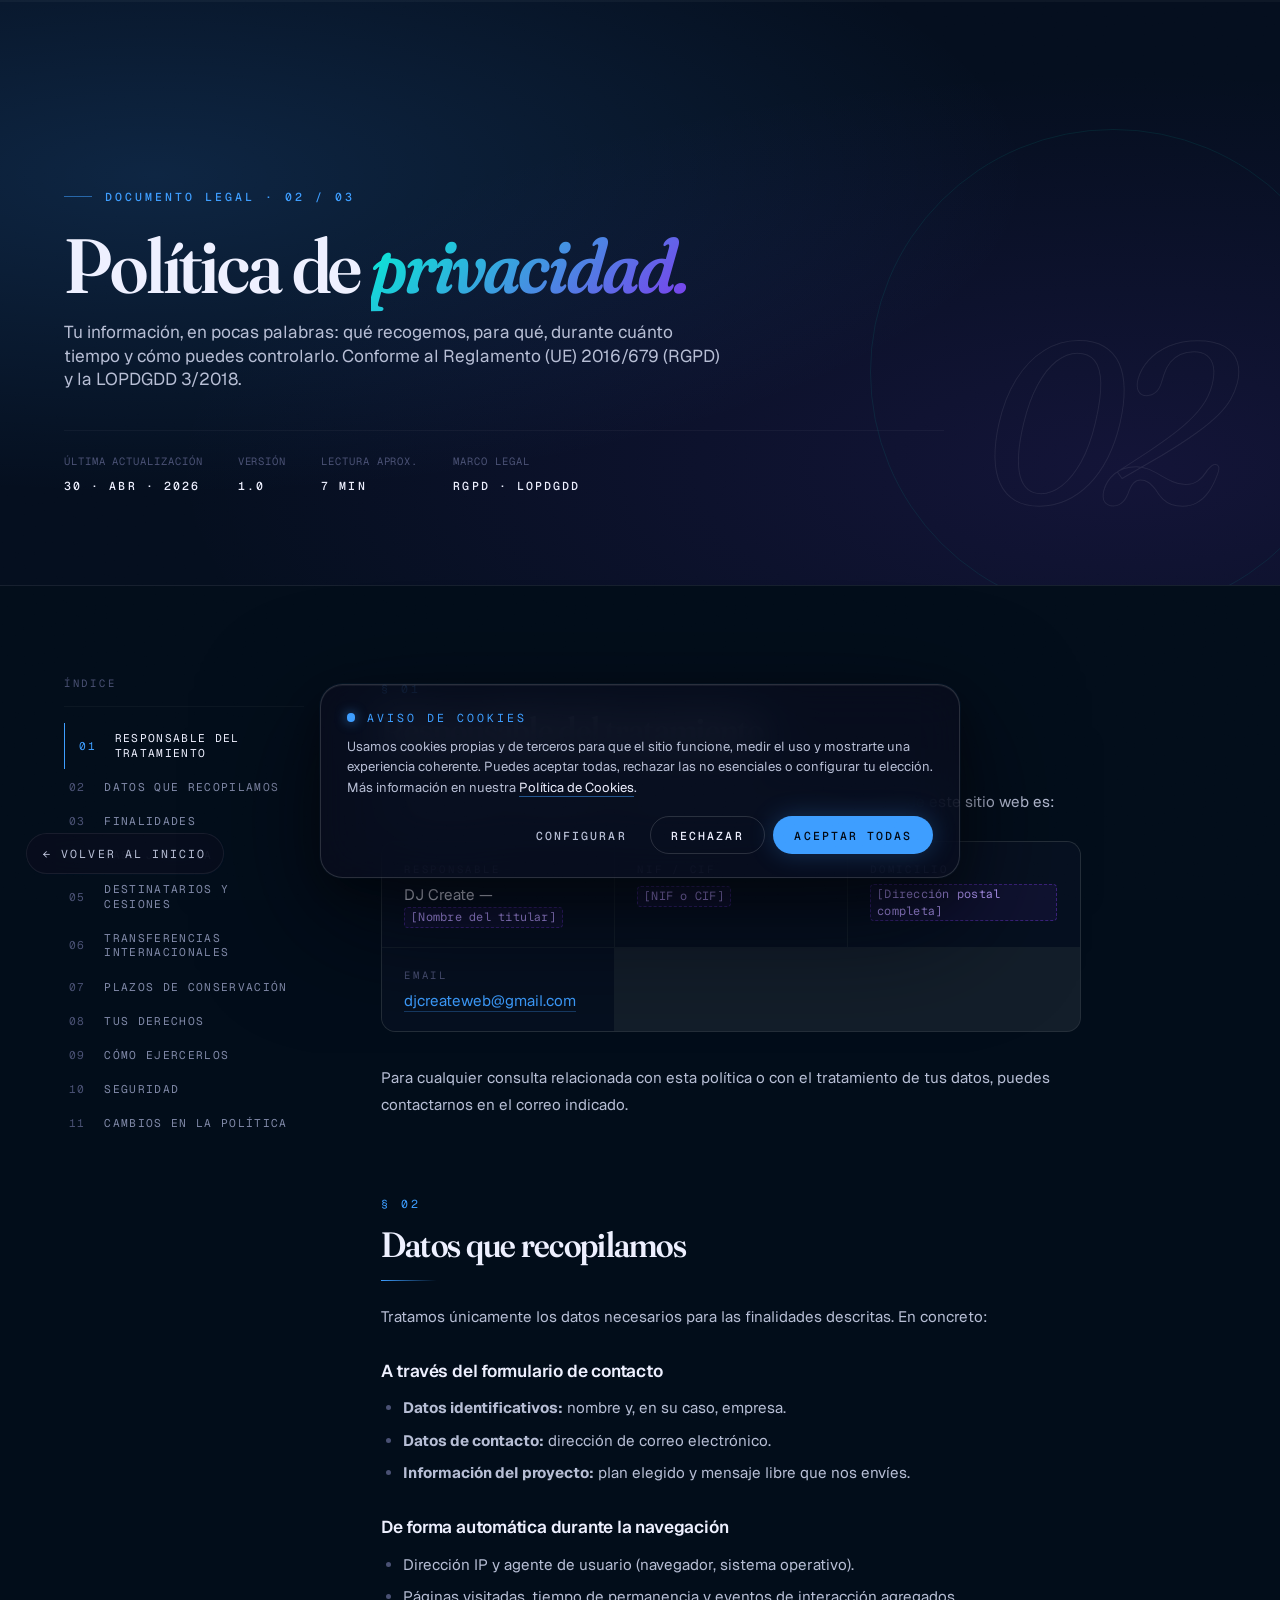
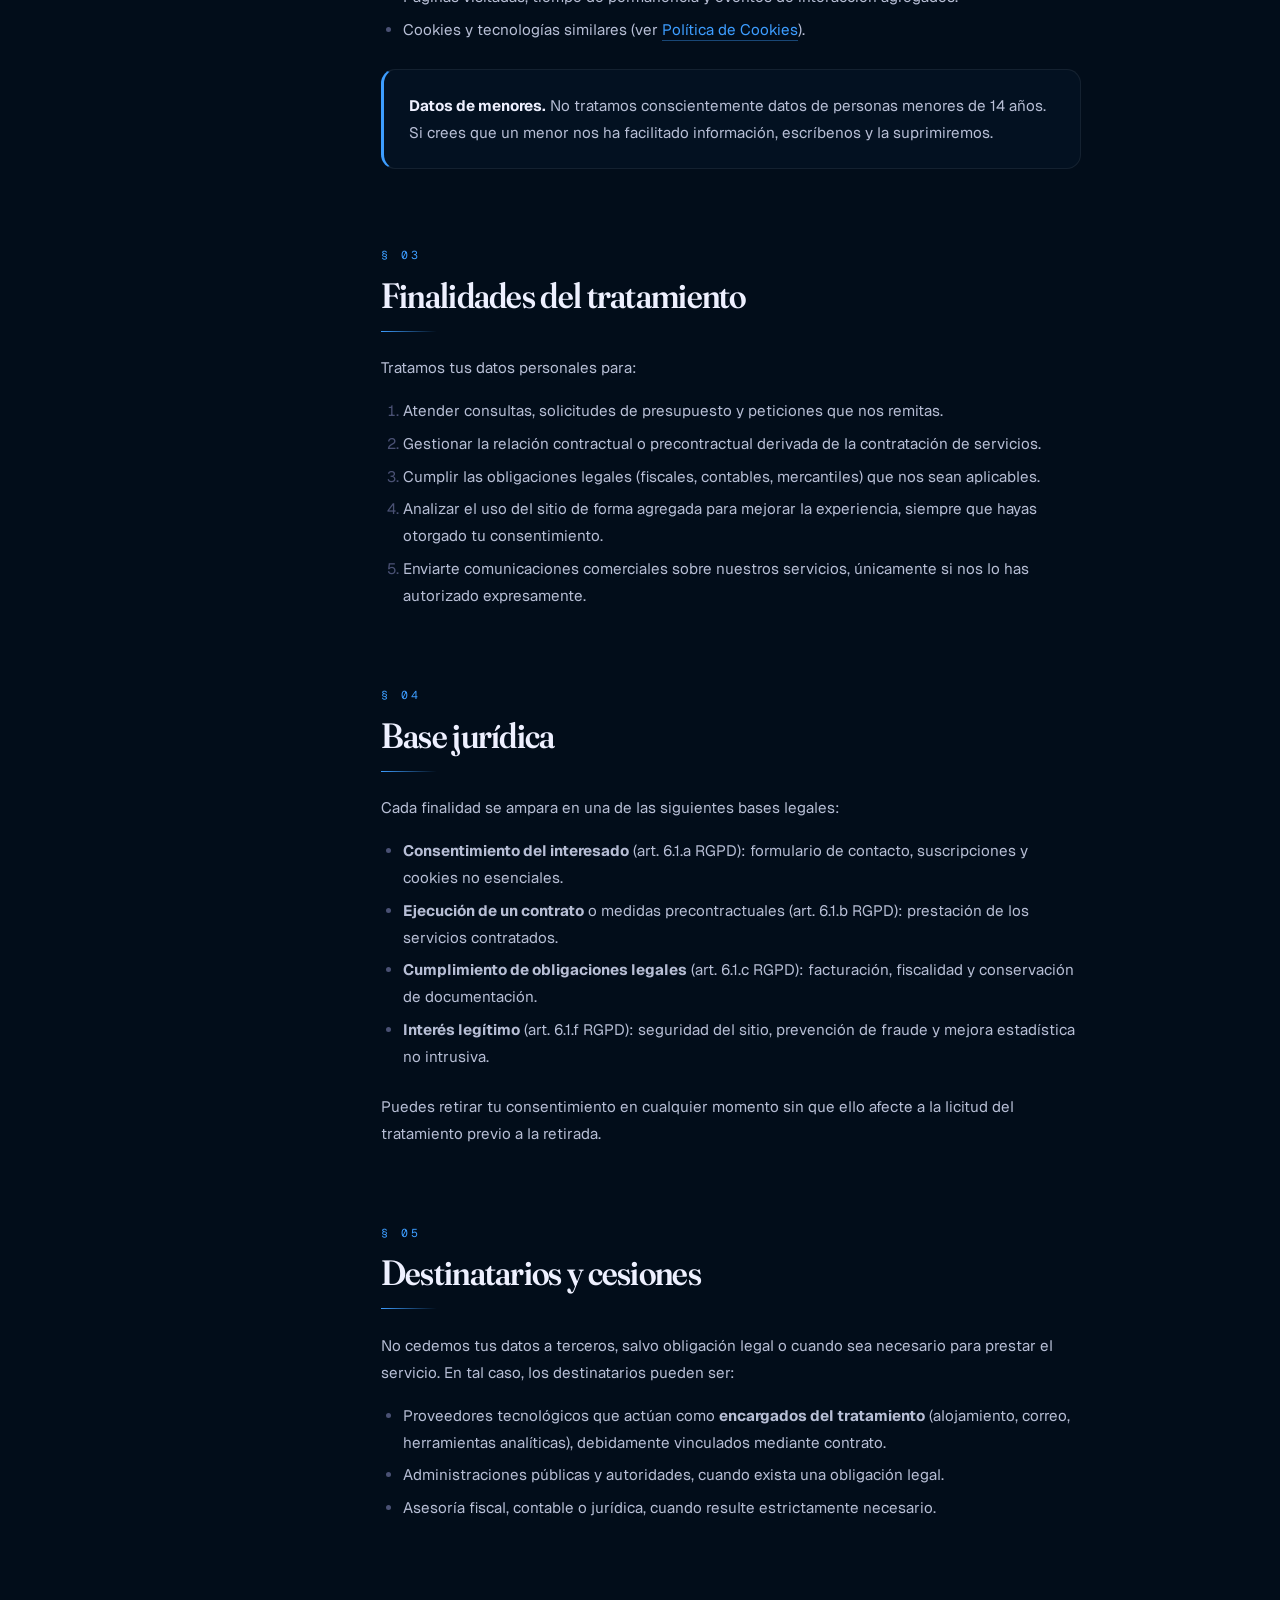
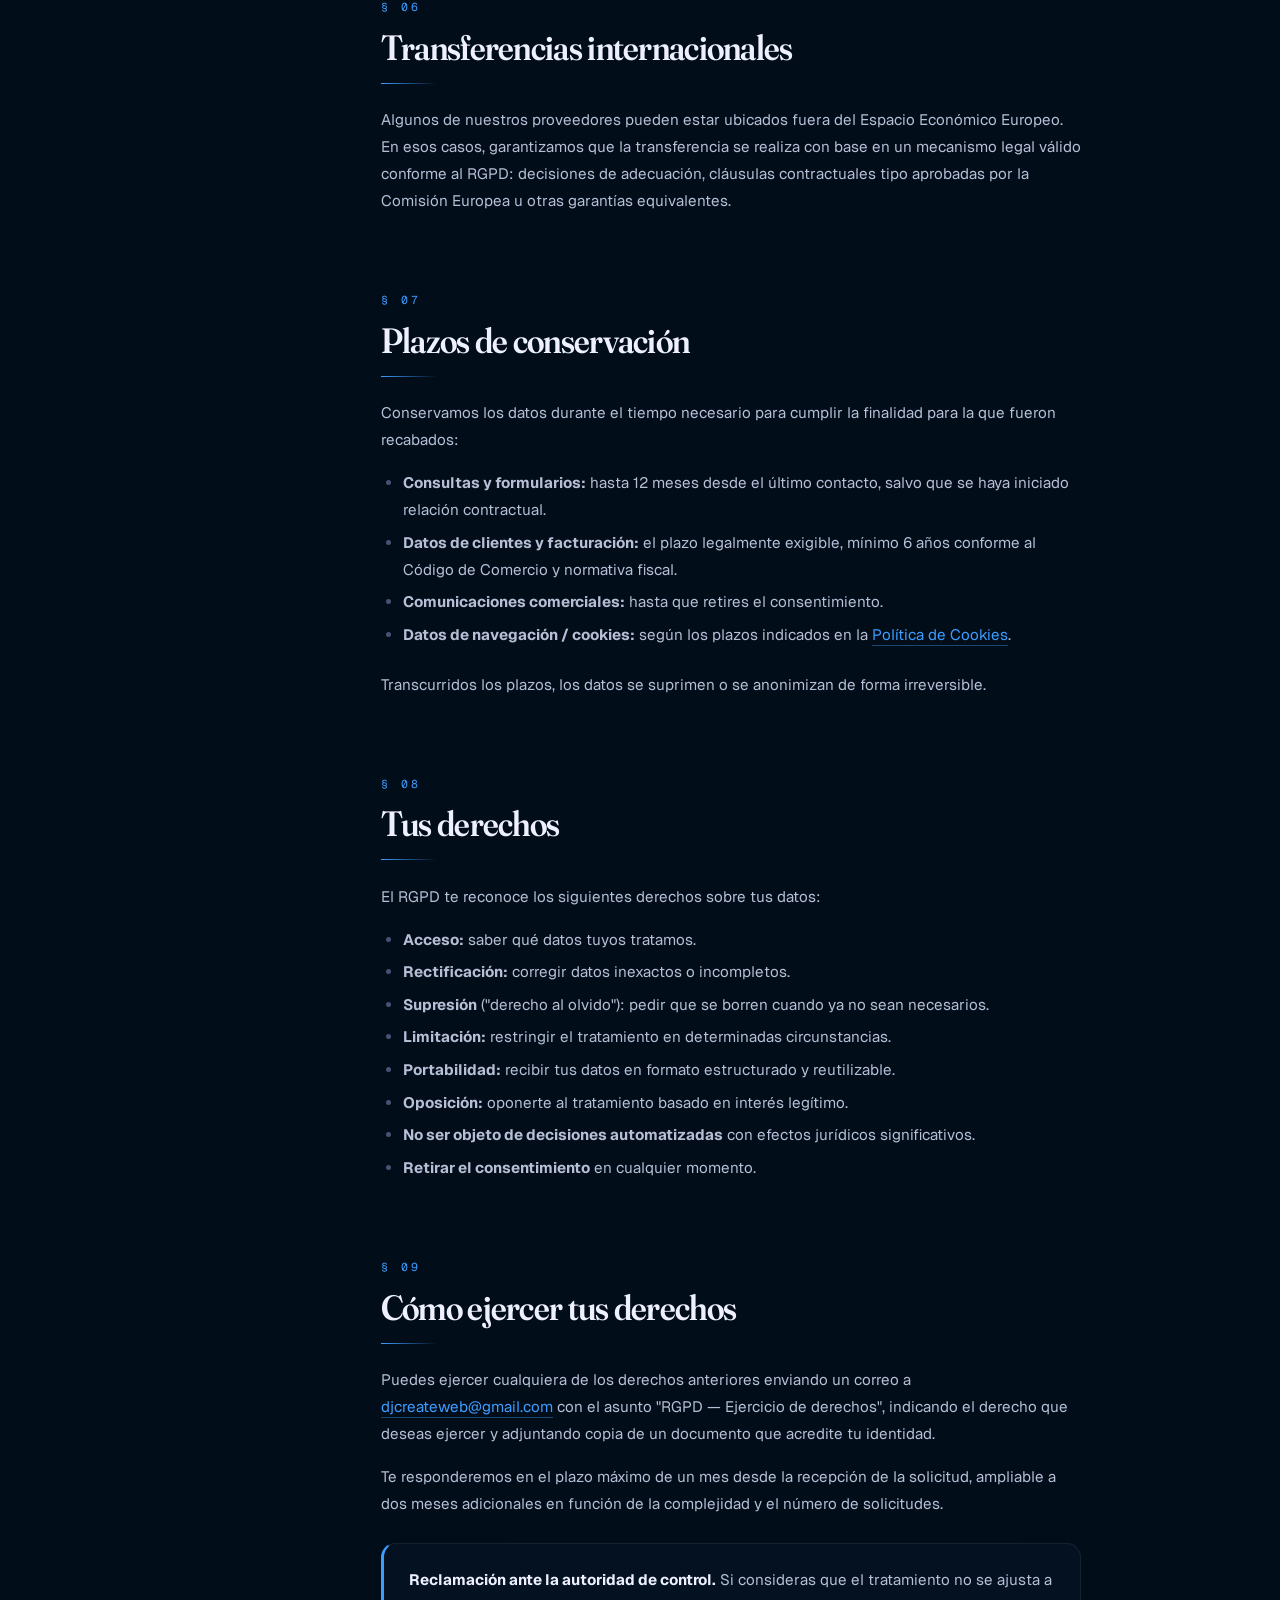
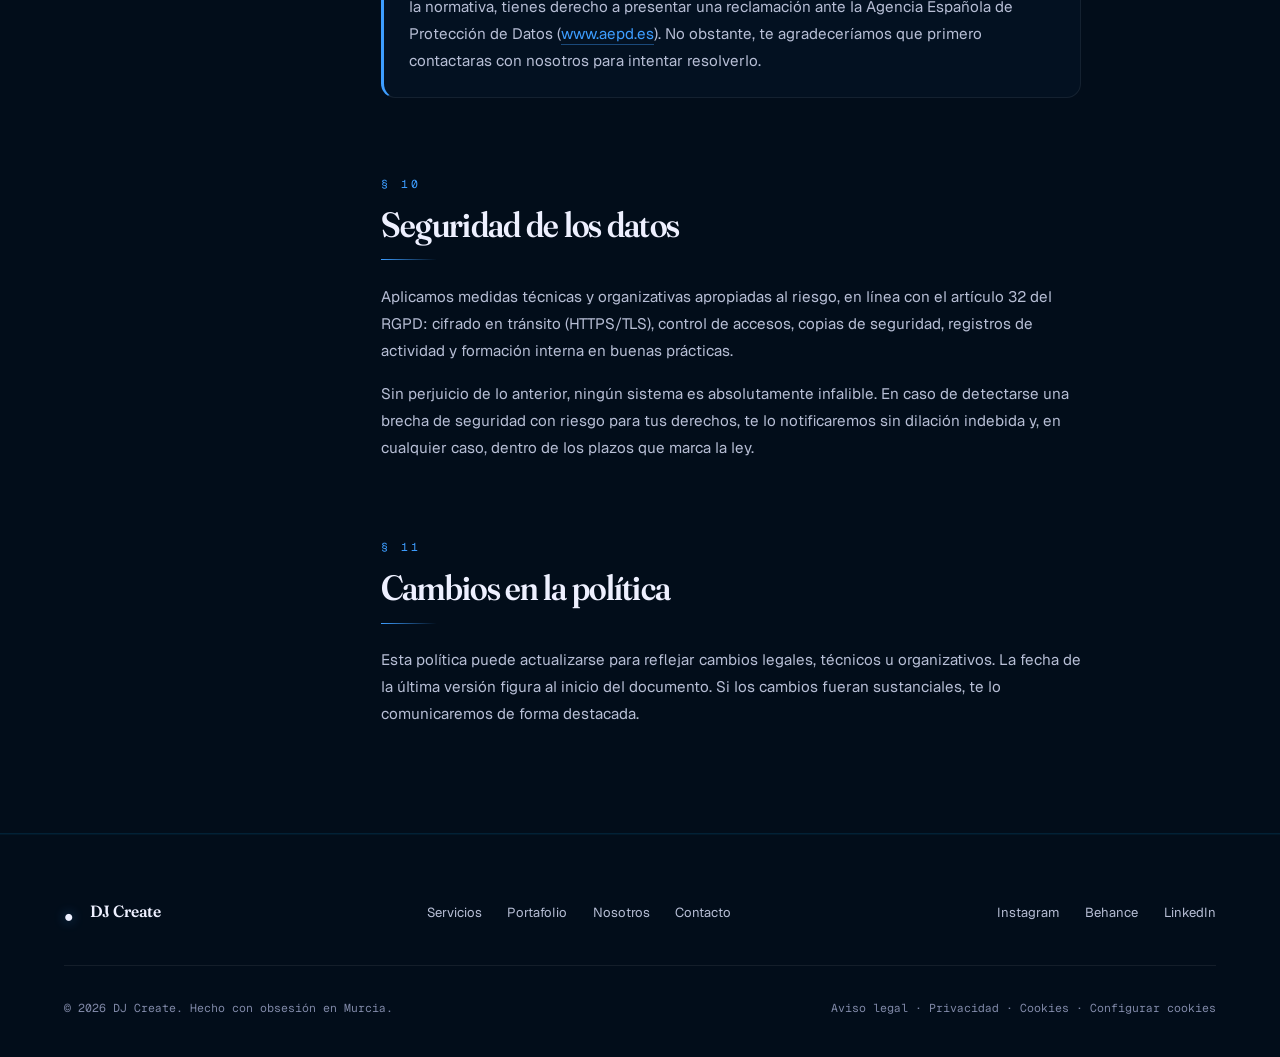
<file: legal/politica-privacidad.html>
﻿<!DOCTYPE html>
<html lang="es">
<head>
  <meta charset="UTF-8">
  <meta name="viewport" content="width=device-width, initial-scale=1.0">
  <title>Política de privacidad — DJ Create</title>
  <meta name="description" content="Cómo tratamos tus datos personales en djcreate.es: bases jurídicas, finalidades, derechos RGPD y conservación.">
  <meta name="robots" content="noindex,follow">
  <link rel="preconnect" href="https://fonts.googleapis.com">
  <link rel="preconnect" href="https://fonts.gstatic.com" crossorigin>
  <link href="https://fonts.googleapis.com/css2?family=Fraunces:ital,opsz,wght,SOFT,WONK@0,9..144,300..900,0..100,0..1;1,9..144,300..900,0..100,0..1&family=Geist+Mono:wght@400;500;600&family=Geist:wght@300;400;500;600;700&display=swap" rel="stylesheet">
  <link rel="stylesheet" href="../css/styles.css">
</head>
<body>

  <div class="read-progress" aria-hidden="true">
    <div class="read-progress__bar" id="readProgress"></div>
  </div>

  <section class="legal-hero">
    <div class="legal-hero__inner">
      <div class="legal-hero__main">
        <p class="legal-eyebrow">Documento legal · 02 / 03</p>
        <h1 class="legal-title">Política de <em>privacidad.</em></h1>
        <p class="legal-lede">Tu información, en pocas palabras: qué recogemos, para qué, durante cuánto tiempo y cómo puedes controlarlo. Conforme al Reglamento (UE) 2016/679 (RGPD) y la LOPDGDD 3/2018.</p>
        <div class="legal-meta">
          <div class="legal-meta__item">
            <span class="legal-meta__label">Última actualización</span>
            <span class="legal-meta__value">30 · Abr · 2026</span>
          </div>
          <div class="legal-meta__item">
            <span class="legal-meta__label">Versión</span>
            <span class="legal-meta__value">1.0</span>
          </div>
          <div class="legal-meta__item">
            <span class="legal-meta__label">Lectura aprox.</span>
            <span class="legal-meta__value">7 min</span>
          </div>
          <div class="legal-meta__item">
            <span class="legal-meta__label">Marco legal</span>
            <span class="legal-meta__value">RGPD · LOPDGDD</span>
          </div>
        </div>
      </div>
      <div class="legal-hero__num" aria-hidden="true">02</div>
    </div>
  </section>

  <section class="legal-body">
    <div class="legal-body__inner">

      <aside class="legal-toc" aria-label="Índice del documento">
        <p class="legal-toc__label">Índice</p>
        <ol>
          <li><a href="#responsable">Responsable del tratamiento</a></li>
          <li><a href="#datos">Datos que recopilamos</a></li>
          <li><a href="#finalidad">Finalidades</a></li>
          <li><a href="#base">Base jurídica</a></li>
          <li><a href="#destinatarios">Destinatarios y cesiones</a></li>
          <li><a href="#transferencias">Transferencias internacionales</a></li>
          <li><a href="#conservacion">Plazos de conservación</a></li>
          <li><a href="#derechos">Tus derechos</a></li>
          <li><a href="#ejercicio">Cómo ejercerlos</a></li>
          <li><a href="#seguridad">Seguridad</a></li>
          <li><a href="#cambios">Cambios en la política</a></li>
        </ol>
      </aside>

      <article class="legal-content">

        <section id="responsable" class="legal-section">
          <span class="legal-section__num">§ 01</span>
          <h2 class="legal-section__title">Responsable del tratamiento</h2>
          <p>El responsable del tratamiento de los datos personales recogidos a través de este sitio web es:</p>
          <div class="legal-id-card">
            <div class="legal-id-card__cell">
              <span class="legal-id-card__label">Responsable</span>
              <span class="legal-id-card__value">DJ Create — <span class="legal-placeholder">[Nombre del titular]</span></span>
            </div>
            <div class="legal-id-card__cell">
              <span class="legal-id-card__label">NIF / CIF</span>
              <span class="legal-id-card__value"><span class="legal-placeholder">[NIF o CIF]</span></span>
            </div>
            <div class="legal-id-card__cell">
              <span class="legal-id-card__label">Domicilio</span>
              <span class="legal-id-card__value"><span class="legal-placeholder">[Dirección postal completa]</span></span>
            </div>
            <div class="legal-id-card__cell">
              <span class="legal-id-card__label">Email</span>
              <span class="legal-id-card__value"><a href="mailto:djcreateweb@gmail.com">djcreateweb@gmail.com</a></span>
            </div>
          </div>
          <p>Para cualquier consulta relacionada con esta política o con el tratamiento de tus datos, puedes contactarnos en el correo indicado.</p>
        </section>

        <section id="datos" class="legal-section">
          <span class="legal-section__num">§ 02</span>
          <h2 class="legal-section__title">Datos que recopilamos</h2>
          <p>Tratamos únicamente los datos necesarios para las finalidades descritas. En concreto:</p>
          <h3>A través del formulario de contacto</h3>
          <ul>
            <li><strong>Datos identificativos:</strong> nombre y, en su caso, empresa.</li>
            <li><strong>Datos de contacto:</strong> dirección de correo electrónico.</li>
            <li><strong>Información del proyecto:</strong> plan elegido y mensaje libre que nos envíes.</li>
          </ul>
          <h3>De forma automática durante la navegación</h3>
          <ul>
            <li>Dirección IP y agente de usuario (navegador, sistema operativo).</li>
            <li>Páginas visitadas, tiempo de permanencia y eventos de interacción agregados.</li>
            <li>Cookies y tecnologías similares (ver <a href="politica-cookies.html">Política de Cookies</a>).</li>
          </ul>
          <div class="legal-callout">
            <strong>Datos de menores.</strong> No tratamos conscientemente datos de personas menores de 14 años. Si crees que un menor nos ha facilitado información, escríbenos y la suprimiremos.
          </div>
        </section>

        <section id="finalidad" class="legal-section">
          <span class="legal-section__num">§ 03</span>
          <h2 class="legal-section__title">Finalidades del tratamiento</h2>
          <p>Tratamos tus datos personales para:</p>
          <ol>
            <li>Atender consultas, solicitudes de presupuesto y peticiones que nos remitas.</li>
            <li>Gestionar la relación contractual o precontractual derivada de la contratación de servicios.</li>
            <li>Cumplir las obligaciones legales (fiscales, contables, mercantiles) que nos sean aplicables.</li>
            <li>Analizar el uso del sitio de forma agregada para mejorar la experiencia, siempre que hayas otorgado tu consentimiento.</li>
            <li>Enviarte comunicaciones comerciales sobre nuestros servicios, únicamente si nos lo has autorizado expresamente.</li>
          </ol>
        </section>

        <section id="base" class="legal-section">
          <span class="legal-section__num">§ 04</span>
          <h2 class="legal-section__title">Base jurídica</h2>
          <p>Cada finalidad se ampara en una de las siguientes bases legales:</p>
          <ul>
            <li><strong>Consentimiento del interesado</strong> (art. 6.1.a RGPD): formulario de contacto, suscripciones y cookies no esenciales.</li>
            <li><strong>Ejecución de un contrato</strong> o medidas precontractuales (art. 6.1.b RGPD): prestación de los servicios contratados.</li>
            <li><strong>Cumplimiento de obligaciones legales</strong> (art. 6.1.c RGPD): facturación, fiscalidad y conservación de documentación.</li>
            <li><strong>Interés legítimo</strong> (art. 6.1.f RGPD): seguridad del sitio, prevención de fraude y mejora estadística no intrusiva.</li>
          </ul>
          <p>Puedes retirar tu consentimiento en cualquier momento sin que ello afecte a la licitud del tratamiento previo a la retirada.</p>
        </section>

        <section id="destinatarios" class="legal-section">
          <span class="legal-section__num">§ 05</span>
          <h2 class="legal-section__title">Destinatarios y cesiones</h2>
          <p>No cedemos tus datos a terceros, salvo obligación legal o cuando sea necesario para prestar el servicio. En tal caso, los destinatarios pueden ser:</p>
          <ul>
            <li>Proveedores tecnológicos que actúan como <strong>encargados del tratamiento</strong> (alojamiento, correo, herramientas analíticas), debidamente vinculados mediante contrato.</li>
            <li>Administraciones públicas y autoridades, cuando exista una obligación legal.</li>
            <li>Asesoría fiscal, contable o jurídica, cuando resulte estrictamente necesario.</li>
          </ul>
        </section>

        <section id="transferencias" class="legal-section">
          <span class="legal-section__num">§ 06</span>
          <h2 class="legal-section__title">Transferencias internacionales</h2>
          <p>Algunos de nuestros proveedores pueden estar ubicados fuera del Espacio Económico Europeo. En esos casos, garantizamos que la transferencia se realiza con base en un mecanismo legal válido conforme al RGPD: decisiones de adecuación, cláusulas contractuales tipo aprobadas por la Comisión Europea u otras garantías equivalentes.</p>
        </section>

        <section id="conservacion" class="legal-section">
          <span class="legal-section__num">§ 07</span>
          <h2 class="legal-section__title">Plazos de conservación</h2>
          <p>Conservamos los datos durante el tiempo necesario para cumplir la finalidad para la que fueron recabados:</p>
          <ul>
            <li><strong>Consultas y formularios:</strong> hasta 12 meses desde el último contacto, salvo que se haya iniciado relación contractual.</li>
            <li><strong>Datos de clientes y facturación:</strong> el plazo legalmente exigible, mínimo 6 años conforme al Código de Comercio y normativa fiscal.</li>
            <li><strong>Comunicaciones comerciales:</strong> hasta que retires el consentimiento.</li>
            <li><strong>Datos de navegación / cookies:</strong> según los plazos indicados en la <a href="politica-cookies.html">Política de Cookies</a>.</li>
          </ul>
          <p>Transcurridos los plazos, los datos se suprimen o se anonimizan de forma irreversible.</p>
        </section>

        <section id="derechos" class="legal-section">
          <span class="legal-section__num">§ 08</span>
          <h2 class="legal-section__title">Tus derechos</h2>
          <p>El RGPD te reconoce los siguientes derechos sobre tus datos:</p>
          <ul>
            <li><strong>Acceso:</strong> saber qué datos tuyos tratamos.</li>
            <li><strong>Rectificación:</strong> corregir datos inexactos o incompletos.</li>
            <li><strong>Supresión</strong> ("derecho al olvido"): pedir que se borren cuando ya no sean necesarios.</li>
            <li><strong>Limitación:</strong> restringir el tratamiento en determinadas circunstancias.</li>
            <li><strong>Portabilidad:</strong> recibir tus datos en formato estructurado y reutilizable.</li>
            <li><strong>Oposición:</strong> oponerte al tratamiento basado en interés legítimo.</li>
            <li><strong>No ser objeto de decisiones automatizadas</strong> con efectos jurídicos significativos.</li>
            <li><strong>Retirar el consentimiento</strong> en cualquier momento.</li>
          </ul>
        </section>

        <section id="ejercicio" class="legal-section">
          <span class="legal-section__num">§ 09</span>
          <h2 class="legal-section__title">Cómo ejercer tus derechos</h2>
          <p>Puedes ejercer cualquiera de los derechos anteriores enviando un correo a <a href="mailto:djcreateweb@gmail.com">djcreateweb@gmail.com</a> con el asunto "RGPD — Ejercicio de derechos", indicando el derecho que deseas ejercer y adjuntando copia de un documento que acredite tu identidad.</p>
          <p>Te responderemos en el plazo máximo de un mes desde la recepción de la solicitud, ampliable a dos meses adicionales en función de la complejidad y el número de solicitudes.</p>
          <div class="legal-callout">
            <strong>Reclamación ante la autoridad de control.</strong> Si consideras que el tratamiento no se ajusta a la normativa, tienes derecho a presentar una reclamación ante la Agencia Española de Protección de Datos (<a href="https://www.aepd.es" target="_blank" rel="noopener">www.aepd.es</a>). No obstante, te agradeceríamos que primero contactaras con nosotros para intentar resolverlo.
          </div>
        </section>

        <section id="seguridad" class="legal-section">
          <span class="legal-section__num">§ 10</span>
          <h2 class="legal-section__title">Seguridad de los datos</h2>
          <p>Aplicamos medidas técnicas y organizativas apropiadas al riesgo, en línea con el artículo 32 del RGPD: cifrado en tránsito (HTTPS/TLS), control de accesos, copias de seguridad, registros de actividad y formación interna en buenas prácticas.</p>
          <p>Sin perjuicio de lo anterior, ningún sistema es absolutamente infalible. En caso de detectarse una brecha de seguridad con riesgo para tus derechos, te lo notificaremos sin dilación indebida y, en cualquier caso, dentro de los plazos que marca la ley.</p>
        </section>

        <section id="cambios" class="legal-section">
          <span class="legal-section__num">§ 11</span>
          <h2 class="legal-section__title">Cambios en la política</h2>
          <p>Esta política puede actualizarse para reflejar cambios legales, técnicos u organizativos. La fecha de la última versión figura al inicio del documento. Si los cambios fueran sustanciales, te lo comunicaremos de forma destacada.</p>
        </section>

      </article>
    </div>
  </section>

  <a href="../index.html" class="legal-back">
    <span class="legal-back__arrow">←</span>
    <span>Volver al inicio</span>
  </a>

  <footer class="footer">
    <div class="footer-top">
      <a href="../index.html" class="nav-logo">
        <span class="nav-logo-mark">●</span>
        DJ Create
      </a>
      <ul class="footer-links">
        <li><a href="../index.html#servicios">Servicios</a></li>
        <li><a href="../index.html#portafolio">Portafolio</a></li>
        <li><a href="../index.html#nosotros">Nosotros</a></li>
        <li><a href="../index.html#contacto">Contacto</a></li>
      </ul>
      <ul class="footer-social">
        <li><a href="#">Instagram</a></li>
        <li><a href="#">Behance</a></li>
        <li><a href="#">LinkedIn</a></li>
      </ul>
    </div>
    <div class="footer-bottom">
      <p>© <span id="year"></span> DJ Create. Hecho con obsesión en Murcia.</p>
      <p>
        <a href="aviso-legal.html">Aviso legal</a> ·
        <a href="politica-privacidad.html">Privacidad</a> ·
        <a href="politica-cookies.html">Cookies</a> ·
        <a href="#" data-cookie-open>Configurar cookies</a>
      </p>
    </div>
  </footer>

  <!-- COOKIE BANNER -->
  <div id="cookieBanner" class="cookie-banner" role="dialog" aria-modal="false" aria-labelledby="cookieBannerTitle" aria-hidden="true" hidden>
    <div class="cookie-banner__head">
      <span class="cookie-banner__mark" aria-hidden="true"></span>
      <span class="cookie-banner__eyebrow" id="cookieBannerTitle">Aviso de cookies</span>
    </div>
    <p class="cookie-banner__text">
      Usamos cookies propias y de terceros para que el sitio funcione, medir el uso y mostrarte una experiencia coherente.
      Puedes aceptar todas, rechazar las no esenciales o configurar tu elección. Más información en nuestra
      <a href="politica-cookies.html">Política de Cookies</a>.
    </p>
    <div class="cookie-banner__actions">
      <button type="button" class="cookie-btn cookie-btn--text" data-cookie-config>Configurar</button>
      <button type="button" class="cookie-btn cookie-btn--ghost" data-cookie-reject>Rechazar</button>
      <button type="button" class="cookie-btn cookie-btn--primary" data-cookie-accept-all>Aceptar todas</button>
    </div>
  </div>

  <!-- COOKIE MODAL -->
  <div id="cookieModal" class="cookie-modal" role="dialog" aria-modal="true" aria-labelledby="cookieModalTitle" aria-hidden="true" hidden>
    <div class="cookie-modal__backdrop" aria-hidden="true"></div>
    <div class="cookie-modal__dialog">
      <h3 class="cookie-modal__title" id="cookieModalTitle">Preferencias de cookies</h3>
      <p class="cookie-modal__lede">Activa o desactiva cada categoría según tus preferencias. Las cookies técnicas son imprescindibles para que el sitio funcione y no pueden desactivarse.</p>

      <div class="cookie-cat">
        <div>
          <p class="cookie-cat__name">Necesarias</p>
          <p class="cookie-cat__desc">Mantienen la sesión, las preferencias básicas y permiten que el sitio funcione correctamente. Siempre activas.</p>
        </div>
        <label class="cookie-switch" aria-label="Cookies necesarias (siempre activas)">
          <input type="checkbox" data-cookie-toggle="necessary" checked disabled>
          <span class="cookie-switch__slider"></span>
        </label>
      </div>

      <div class="cookie-cat">
        <div>
          <p class="cookie-cat__name">Analítica</p>
          <p class="cookie-cat__desc">Nos ayuda a entender cómo se usa el sitio, de forma agregada y anónima, para mejorar la experiencia.</p>
        </div>
        <label class="cookie-switch" aria-label="Cookies de analítica">
          <input type="checkbox" data-cookie-toggle="analytics">
          <span class="cookie-switch__slider"></span>
        </label>
      </div>

      <div class="cookie-cat">
        <div>
          <p class="cookie-cat__name">Marketing</p>
          <p class="cookie-cat__desc">Permiten medir la eficacia de campañas y mostrar contenido relevante en plataformas externas.</p>
        </div>
        <label class="cookie-switch" aria-label="Cookies de marketing">
          <input type="checkbox" data-cookie-toggle="marketing">
          <span class="cookie-switch__slider"></span>
        </label>
      </div>

      <div class="cookie-modal__actions">
        <button type="button" class="cookie-btn cookie-btn--text" data-cookie-close>Cerrar</button>
        <button type="button" class="cookie-btn cookie-btn--ghost" data-cookie-save>Guardar selección</button>
        <button type="button" class="cookie-btn cookie-btn--primary" data-cookie-accept-all-modal>Aceptar todas</button>
      </div>
    </div>
  </div>

  <script src="../js/cookies.js"></script>
  <script>
    document.getElementById('year').textContent = new Date().getFullYear();
    var bar = document.getElementById('readProgress');
    var sections = Array.prototype.slice.call(document.querySelectorAll('.legal-section'));
    var tocLinks = Array.prototype.slice.call(document.querySelectorAll('.legal-toc a'));
    function updateProgress() {
      var h = document.documentElement;
      var max = h.scrollHeight - h.clientHeight;
      var pct = max > 0 ? Math.min(100, Math.max(0, (h.scrollTop / max) * 100)) : 0;
      if (bar) bar.style.width = pct + '%';
    }
    function updateActive() {
      var fromTop = window.scrollY + 140;
      var current = sections[0] && sections[0].id;
      for (var i = 0; i < sections.length; i++) {
        if (sections[i].offsetTop <= fromTop) current = sections[i].id;
      }
      tocLinks.forEach(function (a) {
        a.classList.toggle('is-active', a.getAttribute('href') === '#' + current);
      });
    }
    var ticking = false;
    function onScroll() {
      if (!ticking) {
        requestAnimationFrame(function () { updateProgress(); updateActive(); ticking = false; });
        ticking = true;
      }
    }
    window.addEventListener('scroll', onScroll, { passive: true });
    window.addEventListener('resize', onScroll);
    onScroll();
  </script>
</body>
</html>
</file>
<file: css/styles.css>
/* ════════════════════════════════════════════════════════════
   DJ Create — cinematic dark editorial
   Fraunces (display, variable) × Geist (body) × Geist Mono (tech)
   ════════════════════════════════════════════════════════════ */

@property --feature-angle {
  syntax: '<angle>';
  inherits: false;
  initial-value: 0deg;
}

/* ── VARIABLES ─────────────────────────────────────────── */
:root {
  /* Paleta principal (intacta) + tints */
  --bg:        #020812;
  --bg-tier-1: #020D1A;
  --bg-tier-2: #040E1E;
  --bg-soft:   #061020;
  --bg-card:   #070F20;
  --bg-elev:   #0A1428;
  --accent: #00F5D4;
  --accent-deep: #06C6AB;
  --accent-glow: rgba(0,245,212,.55);
  --accent2: #7C3AED;
  --accent2-glow: rgba(124,58,237,.5);
  --lime: #C8FF3D;
  --lime-deep: #A0E000;
  --blue: #3D9DFF;
  --blue-deep: #1873E0;
  --gradient: linear-gradient(135deg, #00F5D4 0%, #7C3AED 100%);
  --gradient-soft: linear-gradient(135deg, rgba(0,245,212,.18) 0%, rgba(124,58,237,.18) 100%);
  --gradient-border: conic-gradient(from var(--feature-angle, 140deg) at 50% 50%, #00F5D4, #7C3AED, #00F5D4);
  --text: #EEF0FF;
  --text-dim: #8089A8;
  --text-mid: #B7BED5;
  --text-faint: #4A5174;
  --border: rgba(255,255,255,0.07);
  --border-strong: rgba(255,255,255,0.14);
  --hairline: rgba(255,255,255,0.04);

  /* Anchos de contenido por tipo */
  --maxw: 1280px;
  --maxw-narrow: 720px;
  --maxw-default: 1280px;
  --maxw-wide: 1480px;
  --maxw-bleed: 96vw;

  /* Tipografía */
  --font-display: 'Fraunces', 'Times New Roman', serif;
  --font-body: 'Geist', system-ui, -apple-system, sans-serif;
  --font-mono: 'Geist Mono', 'JetBrains Mono', ui-monospace, monospace;

  /* Type scale */
  --fs-xs:    0.72rem;
  --fs-sm:    0.82rem;
  --fs-base:  0.95rem;
  --fs-lg:    1.08rem;
  --fs-xl:    1.32rem;
  --fs-2xl:   1.7rem;
  --fs-3xl:   2.25rem;
  --fs-display-sm: clamp(2.4rem, 4.4vw, 3.6rem);
  --fs-display-md: clamp(3rem, 6vw, 5rem);
  --fs-display-lg: clamp(3.4rem, 8vw, 8.4rem);

  --lh-display: 0.94;
  --lh-tight:   1.12;
  --lh-snug:    1.35;
  --lh-body:    1.65;
  --lh-loose:   1.78;

  --ls-display: -0.025em;
  --ls-tight:   -0.012em;
  --ls-normal:  0;
  --ls-wide:    0.08em;
  --ls-wider:   0.18em;
  --ls-widest:  0.26em;

  /* Spacing scale (4px base) */
  --space-1:  0.25rem;
  --space-2:  0.5rem;
  --space-3:  0.75rem;
  --space-4:  1rem;
  --space-6:  1.5rem;
  --space-8:  2rem;
  --space-12: 3rem;
  --space-16: 4rem;
  --space-24: 6rem;
  --space-32: 8rem;
  --space-section-y: clamp(6rem, 11vw, 11rem);

  /* Radii */
  --radius-sm: 0.5rem;
  --radius-md: 0.9rem;
  --radius-lg: 1.4rem;
  --radius-xl: 1.8rem;
  --radius-pill: 999px;

  /* Sombras (coloreadas) */
  --shadow-sm:  0 2px 8px rgba(2,4,12,.5), 0 1px 2px rgba(2,4,12,.4);
  --shadow-md:  0 8px 24px rgba(2,4,12,.55), 0 2px 6px rgba(2,4,12,.35);
  --shadow-lg:  0 24px 60px rgba(2,4,12,.6), 0 8px 18px rgba(0,0,0,.35);
  --shadow-xl:  0 40px 120px rgba(2,4,12,.7), 0 16px 40px rgba(0,0,0,.45);
  --shadow-glow-teal:   0 0 0 1px rgba(0,245,212,.18), 0 18px 50px -12px rgba(0,245,212,.4), 0 8px 22px -8px rgba(0,245,212,.25);
  --shadow-glow-purple: 0 0 0 1px rgba(124,58,237,.22), 0 18px 50px -12px rgba(124,58,237,.45), 0 8px 22px -8px rgba(124,58,237,.3);
  --shadow-glow-lime:   0 0 0 1px rgba(200,255,61,.22), 0 14px 36px -10px rgba(200,255,61,.5);
  --inset-highlight: inset 0 1px 0 rgba(255,255,255,.06);

  /* Easings & durations */
  --ease-out:    cubic-bezier(0.22, 1, 0.36, 1);
  --ease-cine:   cubic-bezier(.22,.61,.36,1);
  --ease-soft:   cubic-bezier(.16,.84,.44,1);
  --ease-spring: cubic-bezier(0.34, 1.56, 0.64, 1);
  --dur-fast: 180ms;
  --dur-base: 280ms;
  --dur-slow: 520ms;
  --rev-dur:  .95s;

  --focus-ring: 0 0 0 2px var(--bg), 0 0 0 4px var(--accent);
}

/* ── BASE ───────────────────────────────────────────────── */
*, *::before, *::after { margin: 0; padding: 0; box-sizing: border-box; }
html {
  scroll-behavior: smooth;
  -webkit-text-size-adjust: 100%;
  scrollbar-color: rgba(0,245,212,.3) transparent;
  scrollbar-width: thin;
}
::-webkit-scrollbar { width: 10px; height: 10px; }
::-webkit-scrollbar-track { background: transparent; }
::-webkit-scrollbar-thumb {
  background: linear-gradient(180deg, rgba(0,245,212,.4), rgba(124,58,237,.4));
  border-radius: var(--radius-pill);
  border: 2px solid var(--bg);
}
::-webkit-scrollbar-thumb:hover {
  background: linear-gradient(180deg, var(--accent), var(--accent2));
}

body {
  background: var(--bg);
  color: var(--text);
  font-family: var(--font-body);
  font-weight: 400;
  font-size: var(--fs-base);
  line-height: var(--lh-body);
  letter-spacing: var(--ls-normal);
  font-feature-settings: "ss01" on, "ss03" on, "cv11" on;
  overflow-x: hidden;
  -webkit-font-smoothing: antialiased;
  -moz-osx-font-smoothing: grayscale;
  text-rendering: optimizeLegibility;
}
img { max-width: 100%; display: block; }
a { color: inherit; }
::selection { background: var(--accent); color: var(--bg); }

/* Grain fílmico global */
body::after {
  content: "";
  position: fixed;
  inset: 0;
  pointer-events: none;
  z-index: 999;
  opacity: 0.035;
  mix-blend-mode: overlay;
  background-image: url("data:image/svg+xml;utf8,<svg xmlns='http://www.w3.org/2000/svg' width='160' height='160'><filter id='n'><feTurbulence type='fractalNoise' baseFrequency='0.9' numOctaves='2' stitchTiles='stitch'/><feColorMatrix values='0 0 0 0 1  0 0 0 0 1  0 0 0 0 1  0 0 0 0.6 0'/></filter><rect width='100%' height='100%' filter='url(%23n)'/></svg>");
  background-size: 160px 160px;
}

/* ── TIPOGRAFÍA ─────────────────────────────────────────── */
h1, h2, h3, h4 {
  font-family: var(--font-display);
  font-weight: 600;
  font-variation-settings: "opsz" 144, "SOFT" 30, "WONK" 0;
  letter-spacing: var(--ls-display);
  line-height: var(--lh-display);
  color: var(--text);
}
h3, h4 {
  font-weight: 500;
  font-variation-settings: "opsz" 60, "SOFT" 50, "WONK" 0;
  letter-spacing: var(--ls-tight);
  line-height: var(--lh-tight);
}
.grad {
  background: var(--gradient);
  -webkit-background-clip: text;
  -webkit-text-fill-color: transparent;
  background-clip: text;
  color: transparent;
  font-style: italic;
  font-variation-settings: "opsz" 144, "SOFT" 60, "WONK" 1;
  letter-spacing: -0.03em;
}
.num,
.plan-price,
.nosotros-stats strong,
.step-num {
  font-variant-numeric: tabular-nums lining-nums;
  font-feature-settings: "tnum" on, "lnum" on;
}

/* ── NAV PILL ───────────────────────────────────────────── */
.nav-pill {
  position: fixed;
  top: 1.4rem;
  left: 50%;
  transform: translateX(-50%);
  z-index: 100;
  display: flex;
  align-items: center;
  gap: 1.2rem;
  padding: .55rem .55rem .55rem 1.5rem;
  background: rgba(8, 12, 28, 0.65);
  backdrop-filter: blur(22px) saturate(140%);
  -webkit-backdrop-filter: blur(22px) saturate(140%);
  border: 1px solid var(--border);
  border-radius: var(--radius-pill);
  box-shadow: var(--shadow-md), var(--inset-highlight);
  transition: top .35s, padding .35s, background .35s, box-shadow .35s;
  width: min(960px, calc(100% - 2.4rem));
  justify-content: space-between;
}
.nav-pill.scrolled {
  top: .85rem;
  background: rgba(4, 6, 15, 0.85);
  box-shadow: var(--shadow-lg), var(--inset-highlight), 0 0 0 1px rgba(0,245,212,.05);
}
.nav-logo {
  display: inline-flex;
  align-items: center;
  gap: .55rem;
  font-family: var(--font-display);
  font-weight: 600;
  font-variation-settings: "opsz" 60, "SOFT" 30;
  font-size: 1.02rem;
  letter-spacing: -.01em;
  text-decoration: none;
  color: var(--text);
  white-space: nowrap;
}
.nav-logo-mark {
  display: inline-block;
  width: 1.05rem; height: 1.05rem;
  flex-shrink: 0;
  filter: drop-shadow(0 0 6px rgba(61,157,255,.45));
  animation: nav-mark-spin 24s linear infinite;
}
@keyframes nav-mark-spin {
  to { transform: rotate(360deg); }
}
.nav-links {
  display: flex;
  gap: 1.7rem;
  list-style: none;
}
.nav-links a {
  text-decoration: none;
  color: var(--text-mid);
  font-family: var(--font-body);
  font-size: var(--fs-sm);
  font-weight: 500;
  letter-spacing: -0.005em;
  position: relative;
  transition: color var(--dur-fast) var(--ease-out);
  white-space: nowrap;
}
.nav-links a::after {
  content: "";
  position: absolute;
  left: 0; bottom: -4px;
  width: 100%;
  height: 1px;
  background: var(--accent);
  transform: scaleX(0);
  transform-origin: left;
  transition: transform var(--dur-base) var(--ease-out);
}
.nav-links a:hover { color: var(--text); }
.nav-links a:hover::after { transform: scaleX(1); }

.nav-cta {
  padding: .7rem 1.35rem;
  background: var(--blue);
  color: #04060F;
  font-family: var(--font-mono);
  font-weight: 500;
  font-size: var(--fs-xs);
  letter-spacing: var(--ls-wider);
  border-radius: var(--radius-pill);
  text-decoration: none;
  transition: transform var(--dur-base) var(--ease-soft), background var(--dur-base), box-shadow var(--dur-base);
  box-shadow: 0 0 24px rgba(61,157,255,.22);
}
.nav-cta:hover {
  background: var(--blue-deep);
  box-shadow: 0 6px 28px rgba(61,157,255,.5);
}

/* ── HERO ───────────────────────────────────────────────── */
#hero {
  position: relative;
  height: 600vh;
  background: var(--bg);
}
#scrollCanvas {
  position: sticky;
  top: 0;
  width: 100%;
  height: 100vh;
  overflow: hidden;
  z-index: 1;
}
#scrollCanvas::after {
  content: "";
  position: absolute;
  inset: 0;
  background:
    radial-gradient(ellipse at 30% 50%, transparent 0%, rgba(4,6,15,.35) 70%),
    linear-gradient(to bottom, rgba(4,6,15,.55) 0%, transparent 30%, rgba(4,6,15,.6) 100%);
  pointer-events: none;
}
#frameCanvas {
  width: 100%;
  height: 100%;
  display: block;
}

/* Hero fadeout — cubre los frames finales del vídeo (frame 102+)
   para que el texto baked-in del clip no se vea. Opaco al 100%
   cuando alcanza opacity 1, controlado por JS desde el frame 102. */
#heroFadeout {
  position: sticky;
  top: 0;
  width: 100%;
  height: 100vh;
  margin-top: -100vh;
  z-index: 1;
  pointer-events: none;
  opacity: 0;
  background: var(--bg);
  transition: opacity .12s linear;
}
.hero-overlay {
  position: sticky;
  top: 0;
  width: 100%;
  height: 100vh;
  display: flex;
  align-items: center;
  padding: 0 clamp(1.5rem, 5vw, 5rem);
  pointer-events: none;
  z-index: 2;
  margin-top: -100vh;
}
.hero-content {
  position: absolute;
  top: 50%;
  left: 50%;
  transform: translate(-50%, calc(-50% + 36px));
  max-width: 860px;
  width: calc(100% - 3rem);
  padding: clamp(2rem, 4vw, 3.25rem) clamp(1.4rem, 4vw, 3.6rem);
  text-align: center;
  opacity: 0;
  pointer-events: auto;
  transition: opacity .9s var(--ease-out), transform .9s var(--ease-out);
  /* Vignette atmosférico detrás del texto para legibilidad sobre vídeo */
  overflow: hidden;
  border-radius: clamp(1.6rem, 3.5vw, 3rem);
  isolation: isolate;
}
.hero-content::before {
  content: "";
  position: absolute;
  inset: 0;
  background:
    radial-gradient(ellipse 70% 54% at 50% 16%, rgba(0,245,212,.16), transparent 64%),
    radial-gradient(ellipse 66% 58% at 18% 88%, rgba(61,157,255,.16), transparent 70%),
    radial-gradient(ellipse 68% 58% at 86% 84%, rgba(124,58,237,.18), transparent 72%),
    linear-gradient(180deg, rgba(3,10,22,.72), rgba(2,8,18,.50));
  -webkit-backdrop-filter: blur(18px) saturate(130%);
          backdrop-filter: blur(18px) saturate(130%);
  box-shadow:
    inset 0 1px 0 rgba(255,255,255,.08),
    inset 0 -1px 0 rgba(0,245,212,.08),
    0 34px 90px rgba(0,0,0,.24);
  pointer-events: none;
  z-index: -2;
}
.hero-content::after {
  content: "";
  position: absolute;
  inset: .7rem;
  border-radius: inherit;
  background:
    linear-gradient(90deg, transparent 0 10%, rgba(0,245,212,.18) 10% 10.2%, transparent 10.2% 89.8%, rgba(61,157,255,.15) 89.8% 90%, transparent 90%),
    linear-gradient(0deg, transparent 0 16%, rgba(255,255,255,.055) 16% 16.2%, transparent 16.2% 83.8%, rgba(255,255,255,.045) 83.8% 84%, transparent 84%),
    radial-gradient(circle at 50% 50%, rgba(0,245,212,.075) 0 1px, transparent 2px);
  background-size: 100% 100%, 100% 100%, 42px 42px;
  -webkit-mask-image: linear-gradient(90deg, transparent, #000 18%, #000 82%, transparent);
          mask-image: linear-gradient(90deg, transparent, #000 18%, #000 82%, transparent);
  opacity: .7;
  pointer-events: none;
  z-index: -1;
}
.hero-content.visible {
  opacity: 1;
  transform: translate(-50%, -50%);
}

/* Scanline horizontal sobre el tag — más apropiado para bloque centrado */
.hero-accent {
  position: relative;
  display: block;
  width: 56px;
  height: 2px;
  left: auto; top: auto; bottom: auto;
  margin: 0 auto var(--space-4);
  background: linear-gradient(to right,
    var(--accent) 0%,
    var(--accent2) 60%,
    transparent 100%);
  border-radius: 2px;
  box-shadow: 0 0 14px rgba(0,245,212,.55);
  transform-origin: left center;
  transform: scaleX(0);
  transition: transform 1.0s var(--ease-cine) .15s;
}
.hero-content.visible .hero-accent { transform: scaleX(1); }

.hero-tag {
  display: inline-flex;
  align-items: center;
  justify-content: center;
  gap: var(--space-2);
  font-family: var(--font-mono);
  font-size: var(--fs-xs);
  letter-spacing: var(--ls-widest);
  text-transform: uppercase;
  color: var(--accent);
  margin-bottom: var(--space-4);
  font-weight: 500;
  opacity: 0;
  transform: translateY(10px);
  transition: opacity .6s ease .35s, transform .6s var(--ease-out) .35s;
}
.hero-content.visible .hero-tag {
  opacity: 1;
  transform: translateY(0);
}
.hero-tag-mark {
  display: inline-block;
  width: 6px; height: 6px;
  border-radius: 50%;
  background: var(--accent);
  box-shadow: 0 0 12px var(--accent);
  font-size: 0;
  animation: heroPulse 2.4s ease-in-out infinite;
}
@keyframes heroPulse {
  0%, 100% { transform: scale(1); opacity: 1; }
  50%      { transform: scale(.65); opacity: .55; }
}

.hero-title {
  font-family: var(--font-display);
  font-weight: 600;
  font-variation-settings: "opsz" 144, "SOFT" 30, "WONK" 0;
  /* min(8vw, 12vh) garantiza que 3 líneas caben siempre en pantalla al 100% */
  font-size: clamp(3rem, min(8vw, 12vh), 7.2rem);
  letter-spacing: -0.035em;
  line-height: 0.93;
  margin-bottom: var(--space-6);
  text-shadow: 0 2px 40px rgba(0,0,0,.55);
  opacity: 0;
  transform: translateY(22px);
  transition: opacity .8s ease .5s, transform .8s var(--ease-out) .5s;
}
.hero-content.visible .hero-title {
  opacity: 1;
  transform: translateY(0);
}
.hero-sub {
  color: var(--text-mid);
  font-size: var(--fs-lg);
  max-width: 460px;
  margin: 0 auto var(--space-6);
  line-height: 1.68;
  text-shadow: 0 1px 16px rgba(0,0,0,.6);
  opacity: 0;
  transform: translateY(16px);
  transition: opacity .7s ease .72s, transform .7s var(--ease-out) .72s;
}
.hero-content.visible .hero-sub {
  opacity: 1;
  transform: translateY(0);
}
.hero-btns {
  display: flex;
  justify-content: center;
  gap: 1rem;
  pointer-events: auto;
  flex-wrap: wrap;
  margin-bottom: var(--space-6);
  opacity: 0;
  transform: translateY(14px);
  transition: opacity .6s ease .92s, transform .6s var(--ease-out) .92s;
}
.hero-content.visible .hero-btns {
  opacity: 1;
  transform: translateY(0);
}

/* Pie del hero — datos tipo ficha técnica */
.hero-meta {
  display: inline-flex;
  align-items: center;
  gap: .9rem;
  padding: .6rem 1rem .6rem .9rem;
  background: rgba(4,6,15,.7);
  backdrop-filter: blur(18px) saturate(160%);
  -webkit-backdrop-filter: blur(18px) saturate(160%);
  border: 1px solid var(--border-strong);
  border-radius: var(--radius-pill);
  font-family: var(--font-mono);
  font-size: var(--fs-xs);
  letter-spacing: var(--ls-wide);
  color: var(--text-mid);
  text-transform: uppercase;
  pointer-events: auto;
  opacity: 0;
  transform: translateY(10px);
  transition: opacity .55s ease 1.1s, transform .55s var(--ease-out) 1.1s;
}
.hero-content.visible .hero-meta {
  opacity: 1;
  transform: translateY(0);
}
.hero-meta-sep {
  width: 4px; height: 4px;
  border-radius: 50%;
  background: var(--text-faint);
  display: inline-block;
}

/* Hero loader */
.hero-loader {
  position: fixed;
  inset: 0;
  background: var(--bg);
  z-index: 200;
  display: flex;
  flex-direction: column;
  align-items: center;
  justify-content: center;
  gap: 1.2rem;
  transition: opacity .6s ease, visibility .6s ease;
}
.hero-loader.hidden { opacity: 0; visibility: hidden; }
.hero-loader-bar {
  width: min(280px, 60vw);
  height: 2px;
  background: rgba(255,255,255,.08);
  overflow: hidden;
  border-radius: 2px;
}
.hero-loader-bar span {
  display: block;
  height: 100%;
  width: 0;
  background: var(--gradient);
  transition: width .2s ease;
}
.hero-loader p {
  font-family: var(--font-mono);
  font-size: var(--fs-xs);
  letter-spacing: var(--ls-widest);
  text-transform: uppercase;
  color: var(--text-dim);
}

/* ── BOTONES ────────────────────────────────────────────── */
.btn-main {
  padding: 1rem 2.2rem;
  background: var(--gradient);
  color: #04060F;
  border: none;
  border-radius: var(--radius-pill);
  font-family: var(--font-body);
  font-size: var(--fs-base);
  font-weight: 600;
  letter-spacing: -0.005em;
  text-decoration: none;
  display: inline-flex;
  align-items: center;
  gap: var(--space-2);
  cursor: pointer;
  position: relative;
  overflow: hidden;
  box-shadow: var(--shadow-md), var(--inset-highlight);
  transition: transform .35s var(--ease-soft), box-shadow var(--dur-base) var(--ease-out);
}
.btn-main::before {
  content: "";
  position: absolute;
  inset: 0;
  background: linear-gradient(120deg, transparent 30%, rgba(255,255,255,.25) 50%, transparent 70%);
  transform: translateX(-100%);
  transition: transform var(--dur-slow) var(--ease-out);
}
.btn-main:hover {
  box-shadow: var(--shadow-lg), var(--shadow-glow-teal);
}
.btn-main:hover::before { transform: translateX(100%); }

.btn-ghost {
  padding: 1rem 2.2rem;
  background: transparent;
  color: var(--text);
  border: 1px solid var(--border-strong);
  border-radius: var(--radius-pill);
  font-size: var(--fs-base);
  font-weight: 500;
  text-decoration: none;
  display: inline-block;
  transition: border-color .25s, background .25s;
}
.btn-ghost:hover {
  border-color: var(--accent);
  background: rgba(0,245,212,.06);
}

/* Scroll hint */
.scroll-hint {
  position: fixed;
  bottom: 2.2rem;
  left: 50%;
  transform: translateX(-50%);
  display: flex;
  flex-direction: column;
  align-items: center;
  gap: .5rem;
  z-index: 3;
  pointer-events: none;
  transition: opacity .55s var(--ease-soft), transform .55s var(--ease-soft);
}
.scroll-hint.hidden {
  opacity: 0;
  transform: translateX(-50%) translateY(24px);
}
/* Mientras persigue al cursor en el hero */
.scroll-hint--following {
  bottom: auto;
  left: 0;
  top: 0;
  transition: opacity .55s var(--ease-soft);
  will-change: transform;
}
.scroll-hint--following.hidden { opacity: 0; }
.scroll-hint span,
.scroll-hint .shc-label {
  font-family: var(--font-mono);
  font-size: var(--fs-xs);
  letter-spacing: var(--ls-widest);
  text-transform: uppercase;
  color: var(--text-dim);
}

/* Cursor custom eliminado — se usa el cursor por defecto del navegador */

.shc {
  width: 28px;
  height: 28px;
  display: block;
  overflow: visible;
  filter: drop-shadow(0 0 6px rgba(0,245,212,.45));
  animation: shc-breathe 2.6s ease-in-out infinite;
}
.shc-ring {
  fill: none;
  stroke: var(--accent);
  stroke-width: 1;
  opacity: .9;
}
.shc-ring--dashed {
  stroke-width: .8;
  stroke-dasharray: 2 4;
  opacity: .55;
  transform-box: fill-box;
  transform-origin: center;
  animation: shc-rotate 6s linear infinite;
}
.shc-scan {
  stroke: var(--accent);
  stroke-width: 1.2;
  stroke-linecap: round;
  filter: drop-shadow(0 0 4px var(--accent));
  transform-box: fill-box;
  transform-origin: center;
  animation: shc-scan 1.8s ease-in-out infinite;
}
.shc-tick {
  stroke: var(--accent);
  stroke-width: 1;
  stroke-linecap: round;
  opacity: .85;
}
.shc-dot {
  fill: var(--accent);
  filter: drop-shadow(0 0 3px var(--accent-glow));
}

@keyframes shc-breathe {
  0%, 100% { transform: scale(1); }
  50%      { transform: scale(1.06); }
}
@keyframes shc-rotate {
  from { transform: rotate(0deg); }
  to   { transform: rotate(-360deg); }
}
@keyframes shc-scan {
  0%   { opacity: 0; transform: scaleX(0); }
  18%  { opacity: 1; transform: scaleX(1); }
  62%  { opacity: 1; transform: scaleX(1); }
  100% { opacity: 0; transform: scaleX(0); }
}

@media (prefers-reduced-motion: reduce) {
  .shc,
  .shc-ring--dashed,
  .shc-scan { animation: none; }
}

.scroll-bar {
  width: 1px;
  height: 50px;
  background: linear-gradient(to bottom, var(--accent), transparent);
  animation: drip 1.8s ease-in-out infinite;
}
@keyframes drip {
  0%   { transform: scaleY(0); transform-origin: top; }
  49%  { transform: scaleY(1); transform-origin: top; }
  50%  { transform: scaleY(1); transform-origin: bottom; }
  100% { transform: scaleY(0); transform-origin: bottom; }
}

/* ── SECCIONES BASE ─────────────────────────────────────── */
.section {
  position: relative;
  padding-block: var(--space-section-y);
  padding-inline: clamp(1.5rem, 5vw, 4rem);
  isolation: isolate;
}
.section--tier-1 { background: var(--bg-tier-1); }
.section--tier-2 { background: var(--bg-tier-2); }

.section-inner {
  max-width: var(--maxw-default);
  margin-inline: auto;
  position: relative;
  z-index: 1;
}
.section-inner--narrow { max-width: var(--maxw-narrow); }
.section-inner--wide   { max-width: var(--maxw-wide); }
.section-inner--bleed  { max-width: var(--maxw-bleed); }

.section-head {
  max-width: 720px;
  margin-bottom: clamp(var(--space-12), 6vw, var(--space-16));
  display: flex;
  flex-direction: column;
}
.section-eyebrow {
  display: inline-flex;
  align-items: center;
  gap: var(--space-3);
  font-family: var(--font-mono);
  font-size: var(--fs-xs);
  font-weight: 500;
  letter-spacing: var(--ls-widest);
  text-transform: uppercase;
  color: var(--accent);
  margin-bottom: var(--space-4);
  padding: var(--space-1) 0;
}
.section-eyebrow::before {
  content: "";
  width: 28px;
  height: 1px;
  background: currentColor;
  opacity: 0.6;
}
.section-title {
  font-family: var(--font-display);
  font-weight: 600;
  font-variation-settings: "opsz" 144, "SOFT" 30, "WONK" 0;
  font-size: var(--fs-display-md);
  letter-spacing: var(--ls-display);
  line-height: var(--lh-display);
  margin-bottom: var(--space-6);
}
.section-lead {
  color: var(--text-mid);
  font-size: var(--fs-lg);
  line-height: var(--lh-snug);
  max-width: 56ch;
}

/* ── REVEAL (base + variantes) ──────────────────────────── */
.reveal {
  opacity: 0;
  transform: translate3d(0, 44px, 0);
  transition: opacity var(--rev-dur) var(--ease-cine), transform var(--rev-dur) var(--ease-cine);
  will-change: transform, opacity;
}
.reveal.in { opacity: 1; transform: none; }

.reveal-up,
.reveal-fade,
.reveal-blur,
.reveal-scale,
.reveal-clip {
  opacity: 0;
  will-change: transform, opacity, filter, clip-path;
  transition:
    opacity var(--rev-dur) var(--ease-cine),
    transform var(--rev-dur) var(--ease-cine),
    filter var(--rev-dur) var(--ease-cine),
    clip-path var(--rev-dur) var(--ease-cine);
  transition-delay: var(--stagger-delay, 0ms);
}
.reveal-up    { transform: translate3d(0, 56px, 0); }
.reveal-blur  { filter: blur(10px); transform: translate3d(0, 24px, 0); }
.reveal-scale { transform: scale(.94); }
.reveal-clip  { clip-path: inset(100% 0 0 0); transform: translate3d(0, 28px, 0); }

.reveal-up.in,
.reveal-fade.in,
.reveal-blur.in,
.reveal-scale.in,
.reveal-clip.in {
  opacity: 1;
  transform: none;
  filter: none;
  clip-path: inset(0 0 0 0);
}

.reveal-child {
  opacity: 0;
  transform: translate3d(0, 32px, 0);
  transition:
    opacity .8s var(--ease-cine) var(--stagger-delay, 0ms),
    transform .8s var(--ease-cine) var(--stagger-delay, 0ms);
}
.reveal-child.in { opacity: 1; transform: none; }

.reveal.in,
.reveal-up.in,
.reveal-fade.in,
.reveal-blur.in,
.reveal-scale.in,
.reveal-clip.in,
.reveal-child.in {
  will-change: auto;
}

/* ── SPLIT TEXT ─────────────────────────────────────────── */
.split-words .tw,
.split-chars .tc {
  display: inline-block;
  opacity: 0;
  transform: translate3d(0, .55em, 0);
  filter: blur(6px);
  transition:
    opacity .7s var(--ease-soft),
    transform .8s var(--ease-soft),
    filter .7s var(--ease-soft);
  transition-delay: calc(var(--i, 0) * 42ms);
  will-change: transform, opacity, filter;
}
.split-words.split-in .tw,
.split-chars.split-in .tc {
  opacity: 1;
  transform: none;
  filter: blur(0);
}
.split-words .grad .tw,
.split-chars .grad .tc {
  background: inherit;
  -webkit-background-clip: text;
  background-clip: text;
  color: transparent;
}

/* Hairline bajo títulos */
.section-title.has-rule {
  position: relative;
  padding-bottom: 1.1rem;
}
.section-title.has-rule::after {
  content: "";
  position: absolute;
  left: 0;
  bottom: 0;
  height: 1px;
  width: 88px;
  background: linear-gradient(90deg, var(--accent), transparent);
  transform: scaleX(0);
  transform-origin: left center;
  transition: transform 1.1s var(--ease-cine) .35s;
}
.section-title.has-rule.drawn::after { transform: scaleX(1); }

/* ── DIVIDERS ENTRE SECCIONES ───────────────────────────── */
.section-divider {
  width: 100%;
  position: relative;
  pointer-events: none;
}
.divider-haze {
  height: 180px;
  overflow: hidden;
}
.divider-haze::before {
  content: "";
  position: absolute;
  inset: 0;
  background: radial-gradient(ellipse 60% 100% at 50% 50%,
    rgba(124,58,237,.10) 0%,
    rgba(0,245,212,.05) 30%,
    transparent 70%);
}
.divider-haze::after {
  content: "";
  position: absolute;
  left: 0; right: 0; top: 50%;
  height: 1px;
  background: linear-gradient(90deg, transparent, rgba(255,255,255,.12), transparent);
}

.divider-scanline {
  height: 1px;
  background: linear-gradient(90deg,
    transparent 0%,
    rgba(255,255,255,.10) 18%,
    rgba(255,255,255,.16) 50%,
    rgba(255,255,255,.10) 82%,
    transparent 100%);
}
.divider-scanline .divider-dot {
  position: absolute;
  left: 50%; top: 50%;
  width: 6px; height: 6px;
  border-radius: 50%;
  background: var(--accent);
  transform: translate(-50%, -50%);
  box-shadow: 0 0 18px var(--accent), 0 0 4px #fff;
  animation: pulseDot 2.6s ease-in-out infinite;
}
@keyframes pulseDot {
  0%, 100% { box-shadow: 0 0 0 0 rgba(0,245,212,0), 0 0 18px rgba(0,245,212,.5); }
  50%      { box-shadow: 0 0 0 6px rgba(0,245,212,.08), 0 0 28px rgba(0,245,212,.7); }
}

.divider-tech {
  height: 80px;
  display: flex;
  align-items: center;
  padding-inline: clamp(1.5rem, 5vw, 4rem);
  font-family: var(--font-mono);
  font-size: var(--fs-xs);
  letter-spacing: var(--ls-wider);
  color: var(--text-dim);
  text-transform: uppercase;
}
.divider-tech::before {
  content: "";
  flex: 1;
  height: 1px;
  background: linear-gradient(90deg, transparent, rgba(255,255,255,.12) 30%, rgba(255,255,255,.12));
  margin-right: 1.2rem;
}
.divider-tech span::before {
  content: "+ ";
  color: var(--accent);
}

/* ── SERVICIOS — bento ──────────────────────────────────── */
.section-servicios::before {
  content: "";
  position: absolute;
  top: -10%; right: -8%;
  width: 55%; height: 70%;
  background: radial-gradient(ellipse at center, rgba(124,58,237,.18), transparent 60%);
  filter: blur(20px);
  pointer-events: none;
  z-index: 0;
}
.section-servicios::after {
  content: "";
  position: absolute;
  inset: 0;
  background-image:
    linear-gradient(rgba(0,180,255,.03) 1px, transparent 1px),
    linear-gradient(90deg, rgba(0,180,255,.03) 1px, transparent 1px);
  background-size: 80px 80px;
  -webkit-mask-image: radial-gradient(ellipse 80% 60% at 50% 30%, #000 0%, transparent 70%);
          mask-image: radial-gradient(ellipse 80% 60% at 50% 30%, #000 0%, transparent 70%);
  pointer-events: none;
  z-index: 0;
}

/* ── PLANES · editorial full-width rows ──────────────────── */
.plans-list {
  display: flex;
  flex-direction: column;
  border-top: 1px solid var(--border);
}

.plan-row {
  position: relative;
  display: grid;
  grid-template-columns: 28fr 45fr 27fr;
  gap: 0 clamp(1.5rem, 3.5vw, 3.5rem);
  align-items: center;
  padding: clamp(2.4rem, 4vw, 3.6rem) 0;
  border-bottom: 1px solid var(--hairline);
  isolation: isolate;
  overflow: hidden;
  transition: background .35s var(--ease-out);
}

/* Ghost number decorativo */
.plan-row::after {
  content: attr(data-num);
  position: absolute;
  right: -0.06em;
  top: 50%;
  transform: translateY(-50%);
  font-family: var(--font-display);
  font-style: italic;
  font-variation-settings: "opsz" 144, "SOFT" 100, "WONK" 1;
  font-weight: 400;
  font-size: clamp(8rem, 22vw, 20rem);
  line-height: 1;
  letter-spacing: -.06em;
  color: transparent;
  -webkit-text-stroke: 1px rgba(255,255,255,.04);
  pointer-events: none;
  z-index: 0;
  transition: -webkit-text-stroke .45s var(--ease-out);
  user-select: none;
}

/* Borde azul izquierdo — entra con hover */
.plan-row::before {
  content: "";
  position: absolute;
  left: 0; top: 0; bottom: 0;
  width: 3px;
  background: linear-gradient(180deg, var(--blue), var(--accent2));
  transform: scaleY(0);
  transform-origin: center;
  transition: transform .42s var(--ease-spring);
  border-radius: 0 2px 2px 0;
  z-index: 2;
}

.plan-row > * { position: relative; z-index: 1; }

.plan-row:hover { background: rgba(61,157,255,.025); }
.plan-row:hover::before { transform: scaleY(1); }
.plan-row:hover::after { -webkit-text-stroke: 1px rgba(61,157,255,.09); }
.plan-row:hover .plan-row__price > span { transform: translateX(5px); }

/* LEFT */
.plan-row__left {
  display: flex;
  align-items: center;
  gap: clamp(1.2rem, 2.5vw, 2.2rem);
}
.plan-row__num {
  font-family: var(--font-mono);
  font-size: var(--fs-xs);
  letter-spacing: var(--ls-widest);
  color: var(--text-faint);
  flex-shrink: 0;
  transition: color .3s var(--ease-out);
}
.plan-row:hover .plan-row__num { color: var(--blue); }
.plan-row__identity { display: flex; flex-direction: column; gap: .45rem; }
.plan-row__name {
  font-family: var(--font-mono);
  font-size: var(--fs-sm);
  font-weight: 500;
  letter-spacing: var(--ls-wider);
  text-transform: uppercase;
  color: var(--text-mid);
  transition: color .3s var(--ease-out);
}
.plan-row:hover .plan-row__name { color: var(--text); }
.plan-row__price {
  font-family: var(--font-display);
  font-weight: 600;
  font-style: italic;
  font-variation-settings: "opsz" 144, "SOFT" 30, "WONK" 0;
  font-size: clamp(2.8rem, 4.8vw, 4.8rem);
  letter-spacing: -0.038em;
  line-height: 1;
  color: var(--text);
  display: flex;
  align-items: baseline;
  gap: .1rem;
}
.plan-row__price > span {
  transition: transform .35s var(--ease-spring);
  display: inline-block;
}
.plan-row__price em {
  font-family: var(--font-mono);
  font-style: normal;
  font-size: .85rem;
  font-weight: 500;
  color: var(--text-dim);
  letter-spacing: .05em;
  margin-left: .25rem;
  transform: translateY(-.15rem);
  display: inline-block;
}

/* CENTER */
.plan-row__center {
  display: flex;
  flex-direction: column;
  gap: .9rem;
  padding-right: clamp(1rem, 3vw, 3rem);
  border-right: 1px solid var(--hairline);
}
.plan-row__desc {
  color: var(--text-mid);
  font-size: var(--fs-base);
  line-height: var(--lh-snug);
  max-width: 52ch;
}
.plan-row__features {
  list-style: none;
  display: grid;
  grid-template-columns: repeat(2, 1fr);
  gap: .38rem 1.4rem;
}
.plan-row__features li {
  position: relative;
  padding-left: 1.15rem;
  font-size: var(--fs-sm);
  color: var(--text-dim);
  line-height: 1.45;
}
.plan-row__features li::before {
  content: "";
  position: absolute;
  left: 0; top: .48rem;
  width: 10px; height: 6px;
  border-left: 1.5px solid var(--blue);
  border-bottom: 1.5px solid var(--blue);
  transform: rotate(-45deg);
  opacity: .65;
}

/* RIGHT */
.plan-row__right {
  display: flex;
  flex-direction: column;
  align-items: flex-end;
  padding-left: clamp(1rem, 3vw, 3rem);
}
.plan-row__cta {
  display: inline-flex;
  align-items: center;
  gap: .45rem;
  padding: .85rem 1.6rem;
  border: 1px solid var(--border-strong);
  border-radius: var(--radius-pill);
  text-decoration: none;
  color: var(--text-mid);
  font-family: var(--font-mono);
  font-size: var(--fs-xs);
  letter-spacing: var(--ls-wider);
  text-transform: uppercase;
  font-weight: 500;
  white-space: nowrap;
  transition: color .3s, border-color .3s, background .3s, transform .35s var(--ease-spring), box-shadow .3s;
}
.plan-row:hover .plan-row__cta {
  border-color: var(--blue);
  color: var(--blue);
  transform: translateY(-2px);
  box-shadow: 0 8px 24px -8px rgba(61,157,255,.35);
}
.plan-row__cta--solid {
  background: var(--blue);
  border-color: transparent;
  color: var(--bg);
  font-weight: 600;
  box-shadow: 0 0 24px rgba(61,157,255,.2);
}
.plan-row:hover .plan-row__cta--solid {
  color: var(--bg);
  background: var(--blue-deep);
  box-shadow: 0 12px 32px -8px rgba(61,157,255,.5);
  transform: translateY(-2px);
}

/* FEATURED (Plan Avanzado) */
.plan-row--featured {
  background: rgba(61,157,255,.03);
  border-bottom-color: var(--border);
}
.plan-row--featured::before { transform: scaleY(1); }
.plan-row--featured::after { -webkit-text-stroke: 1px rgba(61,157,255,.07); }
.plan-row--featured .plan-row__num { color: var(--blue); }
.plan-row--featured .plan-row__price { color: var(--blue); }
.plan-row--featured .plan-row__price em { color: var(--accent-deep); }
.plan-row--featured:hover { background: rgba(61,157,255,.055); }

/* Badge Más popular — label tipo eyebrow, no parece boton */
.plan-row__badge {
  position: absolute;
  top: 1.4rem;
  right: 1.4rem;
  z-index: 3;
  display: inline-flex;
  align-items: center;
  gap: .55rem;
  background: transparent;
  color: var(--accent);
  font-family: var(--font-mono);
  font-size: 0.58rem;
  letter-spacing: 0.22em;
  text-transform: uppercase;
  font-weight: 600;
  padding: 0;
  border-radius: 0;
  box-shadow: none;
  pointer-events: none;
  white-space: nowrap;
}
.plan-row__badge::before {
  content: "";
  width: 22px;
  height: 1px;
  background: currentColor;
  opacity: 0.7;
}

/* Responsive plan rows */
@media (max-width: 920px) {
  .plan-row {
    grid-template-columns: 1fr;
    gap: 1.2rem;
  }
  .plan-row__center {
    border-right: none;
    padding-right: 0;
    border-bottom: 1px solid var(--hairline);
    padding-bottom: 1.2rem;
  }
  .plan-row__left { align-items: flex-start; flex-direction: column; gap: .7rem; }
  .plan-row__right { align-items: flex-start; padding-left: 0; }
  .plan-row__badge { top: 1rem; right: 1rem; font-size: 0.55rem; gap: .4rem; }
  .plan-row__badge::before { width: 16px; }
  .plan-row::after { font-size: 40vw; right: -0.1em; }
}
@media (max-width: 640px) {
  .plan-row__features { grid-template-columns: 1fr; }
  .plan-row__price { font-size: clamp(2.4rem, 10vw, 3.6rem); }
}


/* ── PORTAFOLIO — editorial full-bleed ──────────────────── */
.section-portafolio { overflow: hidden; }
.section-portafolio::before {
  content: "";
  position: absolute;
  top: -15%; left: -10%;
  width: 50%; height: 60%;
  background: radial-gradient(ellipse at center, rgba(0,245,212,.10), transparent 60%);
  filter: blur(40px);
  pointer-events: none;
  z-index: 0;
}
.section-portafolio::after {
  content: "";
  position: absolute;
  inset: 0;
  background: linear-gradient(135deg, transparent 60%, rgba(124,58,237,.04) 100%);
  pointer-events: none;
  z-index: 0;
}

.portfolio-grid--editorial {
  display: grid;
  grid-template-columns: repeat(6, 1fr);
  gap: 1.4rem;
  grid-auto-flow: row dense;
}
.portfolio-card {
  grid-column: span 3;
  position: relative;
  border-radius: var(--radius-lg);
  overflow: hidden;
  text-decoration: none;
  color: var(--text);
  border: 1px solid var(--border);
  background: var(--bg-card);
  box-shadow: var(--shadow-md), var(--inset-highlight);
  transform-style: preserve-3d;
  transition:
    transform .55s var(--ease-soft),
    border-color .4s var(--ease-out),
    box-shadow .4s var(--ease-out);
}
.portfolio-card--w2 { grid-column: span 2; }
.portfolio-card--w3 { grid-column: span 3; }
.portfolio-card--w4 { grid-column: span 4; }
.portfolio-card--w6 { grid-column: 1 / -1; }

.portfolio-thumb {
  aspect-ratio: 16 / 11;
  position: relative;
  overflow: hidden;
  background:
    radial-gradient(ellipse at 30% 30%, var(--c1, #0FB5BA) 0%, transparent 60%),
    radial-gradient(ellipse at 70% 70%, var(--c2, #7C3AED) 0%, transparent 60%),
    #04060F;
  filter: saturate(1.05);
  transition: transform var(--dur-slow) var(--ease-out), filter var(--dur-slow) var(--ease-out);
}
.portfolio-thumb::after {
  content: "";
  position: absolute;
  inset: 0;
  background:
    repeating-linear-gradient(45deg, rgba(255,255,255,.03) 0 2px, transparent 2px 6px),
    radial-gradient(ellipse at 50% 100%, rgba(4,6,15,.6) 0%, transparent 60%);
  mix-blend-mode: overlay;
  pointer-events: none;
  z-index: 2;
}
.portfolio-card--w4 .portfolio-thumb { aspect-ratio: 16 / 9; }
.portfolio-card--w3 .portfolio-thumb { aspect-ratio: 4 / 3; }
.portfolio-card--w2 .portfolio-thumb { aspect-ratio: 3 / 4; }

/* Browser-frame top bar (vídeos reales y placeholders) */
.portfolio-thumb--video {
  background: linear-gradient(180deg, #0a0e1f 0%, #04060F 100%);
}
.portfolio-bar {
  position: absolute;
  top: 0; left: 0; right: 0;
  z-index: 3;
  display: flex;
  align-items: center;
  height: 30px;
  padding: 0 12px;
  background: linear-gradient(180deg, rgba(7,9,26,.85) 0%, rgba(7,9,26,.55) 100%);
  -webkit-backdrop-filter: blur(8px) saturate(140%);
          backdrop-filter: blur(8px) saturate(140%);
  border-bottom: 1px solid rgba(255,255,255,.06);
}
.portfolio-bar-dots {
  display: inline-flex;
  align-items: center;
  gap: 6px;
}
.portfolio-bar-dots .dot {
  width: 8px; height: 8px;
  border-radius: 50%;
  display: inline-block;
  box-shadow: inset 0 0 0 1px rgba(0,0,0,.3);
}
.portfolio-bar-dots .dot--r { background: #00F5D4; }
.portfolio-bar-dots .dot--y { background: #3D9DFF; }
.portfolio-bar-dots .dot--g { background: #7C3AED; }
.portfolio-bar-url {
  position: absolute;
  left: 50%;
  top: 50%;
  transform: translate(-50%, -50%);
  font-family: var(--font-mono);
  font-size: 0.66rem;
  font-weight: 500;
  letter-spacing: var(--ls-wide);
  color: var(--text-dim);
  background: rgba(255,255,255,.03);
  border: 1px solid rgba(255,255,255,.05);
  padding: 3px 14px;
  border-radius: var(--radius-pill);
  max-width: 60%;
  white-space: nowrap;
  overflow: hidden;
  text-overflow: ellipsis;
}

/* Vídeo / imagen dentro del thumb */
.portfolio-thumb video,
.portfolio-thumb img {
  position: absolute;
  inset: 0;
  width: 100%;
  height: 100%;
  object-fit: cover;
  display: block;
  z-index: 1;
}

/* Skeleton de placeholders (cuando aún no hay proyectos reales) */
.portfolio-skeleton {
  position: absolute;
  inset: 0;
  background:
    radial-gradient(circle at 25% 30%, rgba(0,245,212,.07), transparent 55%),
    radial-gradient(circle at 75% 70%, rgba(124,58,237,.08), transparent 55%),
    repeating-linear-gradient(90deg, rgba(255,255,255,.022) 0 1px, transparent 1px 28px),
    repeating-linear-gradient(0deg, rgba(255,255,255,.022) 0 1px, transparent 1px 28px),
    var(--bg-card);
  display: flex;
  align-items: center;
  justify-content: center;
  z-index: 1;
  overflow: hidden;
}
.portfolio-skeleton::before {
  content: "";
  position: absolute;
  inset: 0;
  background: linear-gradient(110deg,
    transparent 30%,
    rgba(0,245,212,.06) 48%,
    rgba(124,58,237,.06) 52%,
    transparent 70%);
  transform: translateX(-100%);
  animation: portfolio-shimmer 4.2s linear infinite;
}
.portfolio-skeleton-tag {
  position: relative;
  font-family: var(--font-mono);
  font-size: var(--fs-xs);
  letter-spacing: var(--ls-widest);
  text-transform: uppercase;
  color: var(--text-dim);
  padding: 6px 14px;
  border: 1px dashed rgba(255,255,255,.12);
  border-radius: var(--radius-pill);
  background: rgba(4,6,15,.45);
  -webkit-backdrop-filter: blur(6px);
          backdrop-filter: blur(6px);
}
@keyframes portfolio-shimmer {
  0%   { transform: translateX(-100%); }
  100% { transform: translateX(100%); }
}

.portfolio-card--placeholder {
  cursor: default;
  pointer-events: none;
}
.portfolio-card--placeholder .portfolio-meta {
  opacity: .82;
}

/* Overlay CTA — "Ver caso →" abajo a la derecha del thumb (no choca con la barra) */
.portfolio-card::after {
  content: "Ver caso →";
  position: absolute;
  bottom: var(--space-4);
  right: var(--space-4);
  padding: var(--space-2) var(--space-3);
  background: rgba(4,6,15,.78);
  backdrop-filter: blur(10px) saturate(140%);
  -webkit-backdrop-filter: blur(10px) saturate(140%);
  border: 1px solid var(--border-strong);
  border-radius: var(--radius-pill);
  font-family: var(--font-mono);
  font-size: var(--fs-xs);
  font-weight: 500;
  letter-spacing: var(--ls-wide);
  color: var(--accent);
  opacity: 0;
  transform: translateY(8px);
  transition: opacity var(--dur-base) var(--ease-out),
              transform var(--dur-base) var(--ease-out);
  pointer-events: none;
  z-index: 4;
}
.portfolio-card--placeholder::after { display: none; }

.portfolio-card:hover {
  border-color: rgba(0,245,212,.3);
  box-shadow: var(--shadow-lg), var(--shadow-glow-teal);
}
.portfolio-card:hover .portfolio-thumb {
  transform: scale(1.04);
  filter: saturate(1.2);
}
.portfolio-card:hover::after {
  opacity: 1;
  transform: translateY(0);
}
.portfolio-card:hover .portfolio-title {
  color: var(--accent);
}

.portfolio-meta { padding: var(--space-4) var(--space-6) var(--space-6); }
.portfolio-tag {
  font-family: var(--font-mono);
  font-size: var(--fs-xs);
  letter-spacing: var(--ls-wider);
  text-transform: uppercase;
  color: var(--accent);
  font-weight: 500;
}
.portfolio-title {
  font-family: var(--font-display);
  font-weight: 600;
  font-size: var(--fs-xl);
  margin: var(--space-2) 0;
  transition: color var(--dur-base) var(--ease-out);
}
.portfolio-desc {
  color: var(--text-mid);
  font-size: var(--fs-base);
  line-height: var(--lh-snug);
}

.portfolio-card--cta {
  background:
    radial-gradient(ellipse at 20% 30%, rgba(0,245,212,.06), transparent 55%),
    radial-gradient(ellipse at 80% 70%, rgba(124,58,237,.07), transparent 55%),
    rgba(255,255,255,.01);
  border: 1px dashed var(--border-strong);
  display: flex;
  align-items: center;
  justify-content: center;
  min-height: 320px;
  position: relative;
  overflow: hidden;
  transition:
    border-color var(--dur-base) var(--ease-out),
    background var(--dur-base) var(--ease-out),
    transform var(--dur-base) var(--ease-out);
}
.portfolio-card--cta::after { display: none; }
.portfolio-card--cta:hover {
  border-color: var(--accent);
  background:
    radial-gradient(ellipse at 20% 30%, rgba(0,245,212,.12), transparent 55%),
    radial-gradient(ellipse at 80% 70%, rgba(124,58,237,.13), transparent 55%),
    rgba(0,245,212,.03);
}
.portfolio-cta-inner {
  text-align: center;
  padding: clamp(1.5rem, 4vw, 3rem);
  position: relative;
  z-index: 1;
  max-width: 640px;
}
.portfolio-cta-inner .portfolio-tag {
  font-size: var(--fs-xs);
  display: inline-flex;
  align-items: center;
  gap: 0.4em;
  padding: 4px 12px;
  border: 1px solid var(--border-strong);
  border-radius: var(--radius-pill);
  background: rgba(4,6,15,.45);
  -webkit-backdrop-filter: blur(6px);
          backdrop-filter: blur(6px);
  margin-bottom: 1.4rem;
  color: var(--accent);
}
.portfolio-cta-inner h3.portfolio-title {
  font-size: clamp(1.6rem, 3.2vw, 2.6rem);
  line-height: 1.05;
  margin: 0;
}
.portfolio-cta-inner p {
  color: var(--text-mid);
  font-size: var(--fs-base);
  margin-top: var(--space-4);
}

/* Variante CTA banner (full-row) */
.portfolio-card--cta.portfolio-card--w6 {
  min-height: 220px;
  padding: clamp(1.5rem, 4vw, 3rem);
}
.portfolio-card--cta.portfolio-card--w6 .portfolio-cta-inner {
  max-width: 760px;
}
.portfolio-card--cta.portfolio-card--w6 h3.portfolio-title {
  font-size: clamp(1.8rem, 3.6vw, 3rem);
}

/* ── NOSOTROS — split editorial ─────────────────────────── */
.section-nosotros { overflow: hidden; position: relative; }
.nosotros-bignum {
  position: absolute;
  top: 50%; right: -2vw;
  transform: translateY(-50%);
  font-family: var(--font-display);
  font-weight: 700;
  font-variation-settings: "opsz" 144, "SOFT" 0, "WONK" 0;
  font-size: clamp(20rem, 42vw, 48rem);
  line-height: .8;
  letter-spacing: -.06em;
  color: transparent;
  -webkit-text-stroke: 1px rgba(255,255,255,.05);
          text-stroke: 1px rgba(255,255,255,.05);
  pointer-events: none;
  z-index: 0;
  user-select: none;
  will-change: transform;
}

.nosotros-grid {
  display: grid;
  grid-template-columns: 320px 1fr;
  gap: clamp(3rem, 8vw, 8rem);
  align-items: start;
}
.nosotros-aside-inner {
  position: sticky;
  top: 7rem;
}
.nosotros-aside .section-title { font-size: clamp(2rem, 3.4vw, 3.2rem); }
.nosotros-meta {
  margin-top: var(--space-8);
  padding-top: var(--space-8);
  border-top: 1px solid var(--border);
  font-family: var(--font-mono);
  font-size: var(--fs-xs);
  letter-spacing: var(--ls-wider);
  color: var(--text-dim);
  text-transform: uppercase;
  line-height: 1.9;
}
.nosotros-text {
  max-width: 620px;
}
.nosotros-text .nosotros-lead {
  font-family: var(--font-display);
  font-weight: 500;
  font-variation-settings: "opsz" 60, "SOFT" 50;
  font-size: clamp(1.4rem, 2.2vw, 1.9rem);
  line-height: 1.35;
  color: var(--text);
  margin-bottom: var(--space-6);
  letter-spacing: -.01em;
}
.nosotros-text p {
  color: var(--text-mid);
  font-size: var(--fs-base);
  line-height: var(--lh-loose);
  margin-bottom: var(--space-4);
}

/* Manifest numerado — 3 principios, escaneable */
.nosotros-manifest {
  list-style: none;
  padding: 0;
  margin: var(--space-6) 0 0;
  display: flex;
  flex-direction: column;
  gap: 0;
}
.nosotros-manifest li {
  display: grid;
  grid-template-columns: auto 1fr;
  grid-template-rows: auto auto;
  column-gap: clamp(1rem, 2vw, 1.6rem);
  row-gap: .35rem;
  padding: clamp(1rem, 1.6vw, 1.4rem) 0;
  border-bottom: 1px solid rgba(0,180,255,.10);
  position: relative;
}
.nosotros-manifest li:first-child { padding-top: 0; }
.nosotros-manifest li:last-child  { border-bottom: none; padding-bottom: 0; }
.nosotros-manifest li::before {
  content: "";
  position: absolute;
  left: 0;
  top: 0;
  width: 0;
  height: 1px;
  background: var(--accent);
  opacity: .55;
  transition: width .6s var(--ease-cine, cubic-bezier(.16,1,.3,1));
}
.nosotros-manifest li:hover::before { width: clamp(40px, 6vw, 72px); }

.nosotros-manifest .nosotros-manifest__num {
  grid-column: 1;
  grid-row: 1 / span 2;
  font-family: var(--font-mono);
  font-size: .68rem;
  letter-spacing: .22em;
  color: var(--accent);
  font-weight: 600;
  padding-top: .35rem;
  align-self: start;
}
.nosotros-manifest .nosotros-manifest__title {
  grid-column: 2;
  grid-row: 1;
  font-family: var(--font-display);
  font-weight: 500;
  font-variation-settings: "opsz" 96, "SOFT" 50;
  font-size: clamp(1.05rem, 1.7vw, 1.35rem);
  line-height: 1.2;
  color: var(--text);
  margin: 0;
  letter-spacing: -.01em;
}
.nosotros-text .nosotros-manifest__desc {
  grid-column: 2;
  grid-row: 2;
  font-family: var(--font-body);
  color: var(--text-mid);
  font-size: .92rem;
  line-height: 1.5;
  margin: 0;
}

.nosotros-stats {
  list-style: none;
  display: grid;
  grid-template-columns: repeat(3, 1fr);
  gap: 1rem;
  margin-top: var(--space-8);
  padding-top: var(--space-8);
  border-top: 1px solid var(--border);
}
.nosotros-stats li {
  display: flex;
  flex-direction: column;
  gap: .3rem;
}
.nosotros-stats strong {
  font-family: var(--font-display);
  font-weight: 600;
  font-variation-settings: "opsz" 144, "SOFT" 20;
  font-size: 2.4rem;
  letter-spacing: -.03em;
  color: var(--text);
}
.nosotros-stats span {
  font-family: var(--font-mono);
  font-size: var(--fs-xs);
  letter-spacing: var(--ls-wide);
  color: var(--text-dim);
  text-transform: uppercase;
}

/* ── CONTACTO — split asimétrico 60/40 ──────────────────── */
.section-contacto {
  overflow: hidden;
  background: var(--bg-tier-2);
}
.section-contacto::before {
  content: "";
  position: absolute;
  top: 0; right: 0;
  width: 40%; height: 60%;
  background: conic-gradient(from 200deg at 100% 0%,
    rgba(0,245,212,.10),
    rgba(124,58,237,.08),
    transparent 50%);
  filter: blur(8px);
  pointer-events: none;
  z-index: 0;
}
.section-contacto::after {
  content: "";
  position: absolute;
  inset: 0;
  background: radial-gradient(ellipse at 0% 100%, rgba(124,58,237,.08) 0%, transparent 55%);
  pointer-events: none;
  z-index: 0;
}

.contacto-grid--asym {
  display: grid;
  grid-template-columns: minmax(0, 1.5fr) minmax(280px, .9fr);
  gap: clamp(2rem, 6vw, 6rem);
  align-items: start;
}
.contacto-form-head { margin-bottom: var(--space-8); }
.contacto-form-head .section-title {
  font-size: clamp(2rem, 3.6vw, 3.2rem);
}

.contacto-form {
  background: var(--bg-card);
  border: 1px solid var(--border);
  border-radius: var(--radius-xl);
  padding: clamp(1.6rem, 3vw, 2.6rem);
  display: flex;
  flex-direction: column;
  gap: 1.1rem;
  box-shadow: var(--shadow-md), var(--inset-highlight), inset 0 -60px 80px -40px rgba(0,0,0,.3);
}
.field {
  position: relative;
  display: flex;
  flex-direction: column;
}
.field-row {
  display: grid;
  grid-template-columns: 1fr 1fr;
  gap: 1.1rem;
}
.field label {
  font-family: var(--font-mono);
  font-size: var(--fs-xs);
  letter-spacing: var(--ls-wider);
  text-transform: uppercase;
  color: var(--text-dim);
  font-weight: 500;
  position: absolute;
  left: 1rem;
  top: 50%;
  transform: translateY(-50%);
  pointer-events: none;
  background: linear-gradient(180deg, transparent 45%, var(--bg-card) 45%);
  padding: 0 .4rem;
  transition:
    top .3s var(--ease-soft),
    transform .3s var(--ease-soft),
    color .3s var(--ease-soft);
}
.field:has(textarea) label {
  top: 1.1rem;
  transform: none;
}
.field input,
.field select,
.field textarea {
  background: rgba(255,255,255,.025);
  border: 1px solid var(--border);
  border-radius: var(--radius-md);
  padding: var(--space-3) var(--space-4);
  color: var(--text);
  font-family: var(--font-body);
  font-size: var(--fs-base);
  transition:
    border-color var(--dur-fast) var(--ease-out),
    background var(--dur-fast) var(--ease-out),
    box-shadow var(--dur-fast) var(--ease-out);
  resize: vertical;
}
.field input::placeholder,
.field textarea::placeholder { color: transparent; }
.field input:hover,
.field select:hover,
.field textarea:hover { border-color: var(--border-strong); }
.field input:focus,
.field select:focus,
.field textarea:focus {
  outline: none;
  border-color: var(--accent);
  background: rgba(0,245,212,.04);
  box-shadow: 0 0 0 3px rgba(0,245,212,.14);
}
.field:has(input:focus) label,
.field:has(textarea:focus) label,
.field:has(select:focus) label,
.field.has-value label {
  top: 0;
  transform: translateY(-50%) scale(.92);
  color: var(--accent);
}
/* Select siempre tiene valor → label siempre flotante */
.field:has(select) label {
  top: 0;
  transform: translateY(-50%) scale(.92);
}
.field select {
  appearance: none;
  background-image: linear-gradient(45deg, transparent 50%, var(--text-mid) 50%),
                    linear-gradient(135deg, var(--text-mid) 50%, transparent 50%);
  background-position: calc(100% - 22px) center, calc(100% - 16px) center;
  background-size: 6px 6px, 6px 6px;
  background-repeat: no-repeat;
  padding-right: 2.5rem;
  cursor: pointer;
}
/* Opciones del dropdown visibles en tema oscuro */
.field select option {
  background-color: #0A1428;
  color: #EEF0FF;
}

.btn-submit {
  margin-top: var(--space-3);
  width: 100%;
  text-align: center;
  justify-content: center;
  position: relative;
  overflow: hidden;
}
.btn-submit[disabled] { opacity: .85; cursor: progress; }
@keyframes spin { to { transform: rotate(360deg); } }
.btn-submit.is-loading::before {
  content: "";
  position: absolute;
  top: 50%; left: 50%;
  width: 18px; height: 18px;
  margin: -9px 0 0 -9px;
  border: 2px solid rgba(4,6,15,.35);
  border-top-color: #04060F;
  border-radius: 50%;
  animation: spin .8s linear infinite;
  z-index: 2;
}
.btn-submit.is-success {
  background: var(--lime);
  color: #0A1100;
}
.form-feedback {
  font-family: var(--font-mono);
  font-size: var(--fs-sm);
  color: var(--accent);
  text-align: center;
  min-height: 1.2em;
}
.form-feedback.error { color: #FF6B8B; }

.contacto-aside { padding-top: 1.5rem; }
.contacto-aside-lead {
  font-family: var(--font-display);
  font-weight: 500;
  font-variation-settings: "opsz" 60, "SOFT" 50;
  font-size: 1.4rem;
  line-height: 1.4;
  color: var(--text);
  margin-bottom: var(--space-8);
  letter-spacing: -.01em;
}
.contacto-info {
  list-style: none;
}
.contacto-info li {
  display: grid;
  grid-template-columns: 110px 1fr;
  align-items: center;
  padding: .9rem 0;
  border-bottom: 1px solid var(--border);
  font-size: var(--fs-base);
}
.contacto-info span {
  font-family: var(--font-mono);
  font-size: var(--fs-xs);
  letter-spacing: var(--ls-wider);
  text-transform: uppercase;
  color: var(--text-dim);
}
.contacto-info a, .contacto-info p {
  color: var(--text);
  text-decoration: none;
  transition: color .25s;
}
.contacto-info a:hover { color: var(--accent); }

/* ── FOOTER ─────────────────────────────────────────────── */
.footer {
  background: var(--bg-tier-1);
  border-top: 1px solid var(--border);
  padding: 4rem clamp(1.5rem, 5vw, 5rem) 2.5rem;
  position: relative;
}
.footer-top,
.footer-bottom {
  max-width: var(--maxw-default);
  margin-inline: auto;
}
.footer-top {
  display: flex;
  flex-wrap: wrap;
  align-items: center;
  justify-content: space-between;
  gap: 2rem;
  padding-bottom: 2.5rem;
  border-bottom: 1px solid var(--border);
}
.footer-links,
.footer-social {
  display: flex;
  gap: 1.6rem;
  list-style: none;
}
.footer-links a,
.footer-social a {
  text-decoration: none;
  color: var(--text-mid);
  font-size: var(--fs-sm);
  transition: color .25s;
}
.footer-links a:hover,
.footer-social a:hover { color: var(--text); }

.footer-bottom {
  display: flex;
  justify-content: space-between;
  align-items: center;
  flex-wrap: wrap;
  gap: 1rem;
  padding-top: 2rem;
  font-family: var(--font-mono);
  font-size: var(--fs-xs);
  color: var(--text-dim);
}
.footer-bottom a {
  color: var(--text-dim);
  text-decoration: none;
  transition: color .25s;
}
.footer-bottom a:hover { color: var(--text); }

/* ── FOCUS ──────────────────────────────────────────────── */
a:focus-visible,
button:focus-visible {
  outline: none;
  box-shadow: var(--focus-ring);
  border-radius: var(--radius-pill);
}

/* ── RESPONSIVE ─────────────────────────────────────────── */
@media (max-width: 920px) {
  .nav-links { display: none; }
  .nav-pill { padding: .55rem .55rem .55rem 1.1rem; }

  .portfolio-grid--editorial { grid-template-columns: repeat(2, 1fr); }
  .portfolio-card,
  .portfolio-card--w2,
  .portfolio-card--w3,
  .portfolio-card--w4 { grid-column: span 1; }
  .portfolio-card--w4:first-child { grid-column: span 2; }
  .portfolio-card--w6 { grid-column: 1 / -1; }

  .nosotros-grid { grid-template-columns: 1fr; gap: 2.4rem; }
  .nosotros-aside-inner { position: static; }
  .nosotros-bignum { font-size: clamp(14rem, 60vw, 22rem); top: auto; bottom: -5%; right: -10vw; }

  .contacto-grid--asym { grid-template-columns: 1fr; }
  .field-row { grid-template-columns: 1fr; }

  .divider-haze { height: 120px; }
  .divider-tech { height: 60px; font-size: .6rem; }
}

@media (max-width: 640px) {
  .portfolio-grid--editorial { grid-template-columns: 1fr; }
  .portfolio-card,
  .portfolio-card--w2,
  .portfolio-card--w3,
  .portfolio-card--w4,
  .portfolio-card--w4:first-child,
  .portfolio-card--w6 { grid-column: span 1; }
  .portfolio-bar-url { font-size: 0.6rem; max-width: 50%; }
  .hero-content {
    width: calc(100% - 1.25rem);
    padding: 1.4rem 1rem;
    border-radius: 1.3rem;
  }
  .hero-content::after { inset: .45rem; background-size: 100% 100%, 100% 100%, 32px 32px; }
  .hero-title { font-size: clamp(2.35rem, 13vw, 3.7rem); }
  .hero-btns { flex-direction: column; align-items: stretch; }
  .btn-main, .btn-ghost { text-align: center; justify-content: center; }
  .footer-top { flex-direction: column; align-items: flex-start; }
  .nosotros-stats { grid-template-columns: 1fr; gap: 1.4rem; }
  .contacto-info li { grid-template-columns: 1fr; gap: .2rem; padding: 1rem 0; }
}

@media (prefers-reduced-motion: reduce) {
  /* Reduce motion site-wide EXCEPTO el loader del intro
     (#dj-loader-root) que dura solo 5s y transmite estado de
     carga. Sin esta exclusión, el telón de 3s se reducía a
     0.01ms y la animación no era perceptible. */
  body > *:not(#dj-loader-root),
  body > *:not(#dj-loader-root) *,
  body > *:not(#dj-loader-root) *::before,
  body > *:not(#dj-loader-root) *::after {
    animation-duration: 0.01ms !important;
    animation-iteration-count: 1 !important;
    transition-duration: 0.01ms !important;
  }
  html { scroll-behavior: auto; }
  body::after { display: none; }
  .reveal,
  .reveal-up,
  .reveal-fade,
  .reveal-blur,
  .reveal-scale,
  .reveal-clip,
  .reveal-child,
  .split-words .tw,
  .split-chars .tc {
    opacity: 1 !important;
    transform: none !important;
    filter: none !important;
    clip-path: none !important;
  }
}

/* ════════════════════════════════════════════════════════════
   NEON BLUE SYSTEM — azul #020812 + efectos y transiciones
   ════════════════════════════════════════════════════════════ */

/* ── 1. Grid texture + radial en cada sección ─────────────── */
.section--tier-1,
.section--tier-2 {
  background-image:
    linear-gradient(rgba(0,180,255,.022) 1px, transparent 1px),
    linear-gradient(90deg, rgba(0,180,255,.022) 1px, transparent 1px),
    radial-gradient(ellipse 75% 55% at 50% 35%, rgba(0,100,255,.038) 0%, transparent 65%);
  background-size: 80px 80px, 80px 80px, 100% 100%;
}

/* ── 1. Neon border top en cada sección ───────────────────── */
.section--tier-2 {
  border-top: 1px solid rgba(0,180,255,.18);
  box-shadow: inset 0 1px 0 rgba(0,180,255,.09), inset 0 0 60px rgba(0,60,120,.08);
}
.section--tier-1 {
  border-top: 1px solid rgba(0,180,255,.09);
  box-shadow: inset 0 1px 0 rgba(0,180,255,.05);
}

/* ── 4. Gradiente hero → primera sección ──────────────────── */
#scrollCanvas::after {
  content: "";
  position: absolute;
  inset: auto 0 0;
  height: 28vh;
  background: linear-gradient(to bottom,
    transparent 0%,
    rgba(2,8,18,.55) 55%,
    rgba(2,13,26,.95) 100%);
  pointer-events: none;
  z-index: 1;
}

/* ── 3. Botones: hover con rise + glow reforzado ─────────── */
.btn-main {
  transition:
    transform   .3s cubic-bezier(.34,1.56,.64,1),
    box-shadow  .3s var(--ease-out),
    background  .3s;
}
.btn-main:hover {
  transform: translateY(-3px) scale(1.01);
  box-shadow:
    var(--shadow-lg),
    var(--shadow-glow-teal),
    0 0 48px rgba(0,245,212,.22),
    0 0 80px rgba(0,245,212,.08);
}

.btn-ghost {
  transition:
    border-color .28s var(--ease-out),
    background   .28s,
    box-shadow   .28s,
    transform    .3s cubic-bezier(.34,1.56,.64,1);
}
.btn-ghost:hover {
  transform: translateY(-2px);
  border-color: var(--accent);
  background: rgba(0,245,212,.07);
  box-shadow: 0 0 24px rgba(0,245,212,.12), 0 4px 20px rgba(0,0,0,.3);
}

/* ── 3. Plan CTA button */
.plan-row__cta {
  transition:
    background   .28s var(--ease-out),
    color        .28s,
    border-color .28s,
    box-shadow   .28s,
    transform    .28s cubic-bezier(.34,1.56,.64,1);
}
.plan-row__cta:hover {
  transform: translateY(-2px);
}
.plan-row__cta--solid:hover {
  box-shadow: var(--shadow-glow-teal), 0 0 40px rgba(0,245,212,.18);
}

/* ── 3. Plan rows: hover neon azul ────────────────────────── */
.plan-row:hover {
  background: rgba(0,80,180,.04);
}
.plan-row:hover::after {
  -webkit-text-stroke: 1px rgba(0,180,255,.1);
}

/* ── 5. Portfolio cards: bordes y glow de neón ────────────── */
.portfolio-card {
  border: 1px solid rgba(0,180,255,.13);
  box-shadow:
    var(--shadow-md),
    var(--inset-highlight),
    0 0 20px rgba(0,180,255,.05),
    inset 0 0 20px rgba(0,180,255,.02);
  transition:
    transform     .5s var(--ease-soft),
    border-color  .35s var(--ease-out),
    box-shadow    .35s var(--ease-out);
}
.portfolio-card:not(.portfolio-card--placeholder):hover {
  border-color: rgba(0,245,212,.42);
  box-shadow:
    var(--shadow-lg),
    0 0 32px rgba(0,245,212,.16),
    0 0 60px rgba(0,245,212,.06),
    inset 0 0 20px rgba(0,245,212,.04);
}

/* ── 6. Dividers: azul neón ───────────────────────────────── */
.divider-haze::after {
  background: linear-gradient(90deg,
    transparent,
    rgba(0,180,255,.22),
    rgba(0,245,212,.12),
    transparent);
}
.divider-scanline {
  background: linear-gradient(90deg,
    transparent   0%,
    rgba(0,180,255,.12)  18%,
    rgba(0,245,212,.20)  50%,
    rgba(0,180,255,.12)  82%,
    transparent  100%);
}
.divider-tech::before {
  background: linear-gradient(90deg, transparent, rgba(0,180,255,.15) 30%, rgba(0,180,255,.15));
}

/* ── 2. Reveal: títulos clip-path de abajo ─────────────────── */
.section-title:not(.split-words) {
  clip-path: inset(100% 0 0 0);
  opacity: 1;
  transform: none;
  transition:
    clip-path .7s cubic-bezier(.16,1,.3,1),
    filter    .7s cubic-bezier(.16,1,.3,1);
  filter: blur(4px);
}
.section-title:not(.split-words).drawn,
.section-head.in .section-title:not(.split-words) {
  clip-path: inset(0 0 0 0);
  filter: blur(0);
}

/* ── 2. Textos de sección: fade + translateY ──────────────── */
.section-lead,
.section-eyebrow {
  opacity: 0;
  transform: translateY(30px);
  transition:
    opacity   .6s var(--ease-cine),
    transform .6s var(--ease-cine);
}
.section-lead {
  transition-delay: .15s;
}
.section-eyebrow {
  transition-delay: .05s;
}
/* Reveal en cualquier wrapper .reveal (.section-head, .nosotros-aside,
   .contacto-form, etc.) — antes solo cubria .section-head.in */
.reveal.in .section-lead,
.reveal.in .section-eyebrow {
  opacity: 1;
  transform: translateY(0);
}


/* ── 2. Cards con stagger refinado ────────────────────────── */
.plan-row.reveal-up,
.portfolio-card.reveal-blur {
  transition:
    opacity   .65s var(--ease-cine) var(--stagger-delay, 0ms),
    transform .65s var(--ease-cine) var(--stagger-delay, 0ms),
    filter    .65s var(--ease-cine) var(--stagger-delay, 0ms);
}

/* ── 3. Nav links: underline reveal de izq a der ─────────── */
.nav-links a::after {
  transition: transform .3s cubic-bezier(.16,1,.3,1);
}

/* ── 1. Nosotros: azul en bignum stroke ───────────────────── */
.nosotros-bignum {
  -webkit-text-stroke: 1px rgba(0,180,255,.06);
          text-stroke:  1px rgba(0,180,255,.06);
}
.nosotros-stats li {
  border: 1px solid rgba(0,180,255,.1);
  border-radius: var(--radius-md);
  padding: 1.2rem;
  background: rgba(0,30,60,.15);
  transition: border-color .3s, box-shadow .3s;
}
.nosotros-stats li:hover {
  border-color: rgba(0,245,212,.25);
  box-shadow: 0 0 20px rgba(0,245,212,.08);
}

/* ── 6. Separadores internos: tono azul ───────────────────── */
.nosotros-meta,
.nosotros-stats { border-top-color: rgba(0,180,255,.12); }
.plans-list     { border-top-color: rgba(0,180,255,.12); }
.plan-row        { border-bottom-color: rgba(0,180,255,.07); }

/* ── 5. Contacto: campos con borde neón ──────────────────── */
.contacto-form input,
.contacto-form textarea,
.contacto-form select {
  border-color: rgba(0,180,255,.15);
  background: rgba(0,20,40,.3);
  transition: border-color .25s, box-shadow .25s;
}
.contacto-form input:focus,
.contacto-form textarea:focus,
.contacto-form select:focus {
  border-color: rgba(0,245,212,.45);
  box-shadow: 0 0 0 3px rgba(0,245,212,.08), 0 0 20px rgba(0,245,212,.06);
}

/* ── footer: separador azul ──────────────────────────────── */
.footer {
  border-top: 1px solid rgba(0,180,255,.12);
  box-shadow: inset 0 1px 0 rgba(0,180,255,.06);
}

/* ── Scrollbar: azul neón ────────────────────────────────── */
::-webkit-scrollbar-thumb {
  background: linear-gradient(180deg, rgba(0,180,255,.4), rgba(0,245,212,.4));
}
::-webkit-scrollbar-thumb:hover {
  background: linear-gradient(180deg, rgba(0,180,255,.7), rgba(0,245,212,.7));
}
html { scrollbar-color: rgba(0,180,255,.35) transparent; }

/* ════════════════════════════════════════════════════════════
   PÁGINAS LEGALES — editorial · TOC sticky · prosa larga
   ════════════════════════════════════════════════════════════ */

/* Reading progress bar */
.read-progress {
  position: fixed;
  top: 0; left: 0;
  width: 100%;
  height: 2px;
  background: rgba(255,255,255,.04);
  z-index: 99;
  pointer-events: none;
}
.read-progress__bar {
  height: 100%;
  width: 0%;
  background: linear-gradient(90deg, var(--blue), var(--accent2));
  box-shadow: 0 0 14px rgba(61,157,255,.55);
  transition: width 90ms linear;
}

/* HERO LEGAL — bloque editorial asimétrico */
.legal-hero {
  position: relative;
  padding: clamp(8rem, 14vw, 12rem) clamp(1.5rem, 5vw, 4rem) clamp(4rem, 7vw, 6rem);
  background: var(--bg-tier-2);
  isolation: isolate;
  overflow: hidden;
  border-bottom: 1px solid var(--border);
}
.legal-hero::before {
  content: "";
  position: absolute;
  inset: 0;
  background:
    radial-gradient(ellipse at 12% 30%, rgba(61,157,255,.16), transparent 55%),
    radial-gradient(ellipse at 88% 80%, rgba(124,58,237,.12), transparent 60%);
  z-index: -1;
}
.legal-hero::after {
  content: "";
  position: absolute;
  right: -6vw;
  top: 22%;
  width: 38vw;
  height: 38vw;
  max-width: 580px;
  max-height: 580px;
  border: 1px solid rgba(0,245,212,.08);
  border-radius: 50%;
  z-index: -1;
  pointer-events: none;
}
.legal-hero__inner {
  max-width: var(--maxw-default);
  margin-inline: auto;
  display: grid;
  grid-template-columns: 1fr auto;
  gap: 2rem;
  align-items: end;
}
.legal-hero__main { max-width: 880px; }

.legal-eyebrow {
  display: inline-flex;
  align-items: center;
  gap: .8rem;
  font-family: var(--font-mono);
  font-size: var(--fs-xs);
  font-weight: 500;
  letter-spacing: var(--ls-widest);
  text-transform: uppercase;
  color: var(--blue);
  margin-bottom: 1.4rem;
}
.legal-eyebrow::before {
  content: "";
  width: 28px;
  height: 1px;
  background: currentColor;
  opacity: .55;
}

.legal-title {
  font-family: var(--font-display);
  font-weight: 600;
  font-variation-settings: "opsz" 144, "SOFT" 30, "WONK" 0;
  font-size: clamp(2.6rem, 6vw, 5.4rem);
  letter-spacing: -0.028em;
  line-height: .96;
  margin-bottom: 1.2rem;
}
.legal-title em {
  font-style: italic;
  font-variation-settings: "opsz" 144, "SOFT" 80, "WONK" 1;
  background: var(--gradient);
  -webkit-background-clip: text;
  background-clip: text;
  color: transparent;
}

.legal-lede {
  color: var(--text-mid);
  font-size: var(--fs-lg);
  line-height: var(--lh-snug);
  max-width: 60ch;
  margin-bottom: 2.4rem;
}

.legal-meta {
  display: flex;
  flex-wrap: wrap;
  gap: 1.4rem 2.2rem;
  padding-top: 1.4rem;
  border-top: 1px solid var(--hairline);
  font-family: var(--font-mono);
  font-size: var(--fs-xs);
  letter-spacing: var(--ls-wide);
  text-transform: uppercase;
  color: var(--text-dim);
}
.legal-meta__item { display: flex; flex-direction: column; gap: .35rem; }
.legal-meta__label { color: var(--text-faint); font-size: 0.66rem; }
.legal-meta__value { color: var(--text); font-weight: 500; letter-spacing: var(--ls-wider); }

/* Number ornament */
.legal-hero__num {
  font-family: var(--font-display);
  font-style: italic;
  font-variation-settings: "opsz" 144, "SOFT" 100, "WONK" 1;
  font-weight: 400;
  font-size: clamp(7rem, 18vw, 16rem);
  line-height: 1;
  letter-spacing: -.05em;
  color: transparent;
  -webkit-text-stroke: 1px rgba(255,255,255,.08);
  user-select: none;
  pointer-events: none;
  align-self: end;
  margin-bottom: -.18em;
}

/* BODY · grid TOC + content */
.legal-body {
  background: var(--bg-tier-1);
  padding: clamp(4rem, 7vw, 7rem) clamp(1.5rem, 5vw, 4rem);
}
.legal-body__inner {
  max-width: var(--maxw-default);
  margin-inline: auto;
  display: grid;
  grid-template-columns: 240px minmax(0, 1fr);
  gap: clamp(3rem, 6vw, 6rem);
  align-items: start;
}

.legal-toc {
  position: sticky;
  top: 7rem;
  font-family: var(--font-mono);
}
.legal-toc__label {
  font-size: 0.66rem;
  text-transform: uppercase;
  letter-spacing: var(--ls-widest);
  color: var(--text-faint);
  padding-bottom: .8rem;
  margin-bottom: 1rem;
  border-bottom: 1px solid var(--hairline);
}
.legal-toc ol {
  list-style: none;
  display: flex;
  flex-direction: column;
  gap: .12rem;
  counter-reset: toc;
}
.legal-toc li { counter-increment: toc; }
.legal-toc a {
  display: grid;
  grid-template-columns: 24px 1fr;
  gap: .7rem;
  align-items: center;
  padding: .55rem .25rem;
  text-decoration: none;
  color: var(--text-dim);
  border-left: 1px solid transparent;
  transition: color .25s var(--ease-out), border-color .25s var(--ease-out), padding .25s var(--ease-out);
  text-transform: uppercase;
  letter-spacing: .12em;
  font-size: 0.7rem;
  line-height: 1.3;
}
.legal-toc a::before {
  content: counter(toc, decimal-leading-zero);
  color: var(--text-faint);
  font-variant-numeric: tabular-nums;
  transition: color .25s var(--ease-out);
}
.legal-toc a:hover { color: var(--text); padding-left: .55rem; }
.legal-toc a:hover::before { color: var(--accent); }
.legal-toc a.is-active {
  color: var(--text);
  border-left-color: var(--blue);
  padding-left: .9rem;
}
.legal-toc a.is-active::before { color: var(--blue); }

/* Contenido */
.legal-content { max-width: 70ch; }
.legal-section {
  margin-bottom: 4.5rem;
  scroll-margin-top: 6.5rem;
}
.legal-section:last-child { margin-bottom: 0; }
.legal-section__num {
  display: inline-block;
  font-family: var(--font-mono);
  font-size: var(--fs-xs);
  letter-spacing: var(--ls-widest);
  color: var(--blue);
  margin-bottom: .8rem;
}
.legal-section__title {
  font-family: var(--font-display);
  font-weight: 600;
  font-variation-settings: "opsz" 144, "SOFT" 40, "WONK" 0;
  font-size: clamp(1.6rem, 3vw, 2.2rem);
  line-height: 1.1;
  letter-spacing: -.02em;
  margin-bottom: 1.4rem;
  padding-bottom: 1rem;
  position: relative;
}
.legal-section__title::after {
  content: "";
  position: absolute;
  left: 0; bottom: 0;
  width: 56px;
  height: 1px;
  background: linear-gradient(90deg, var(--blue), transparent);
}
.legal-section p {
  color: var(--text-mid);
  font-size: var(--fs-base);
  line-height: var(--lh-loose);
  margin-bottom: 1rem;
}
.legal-section p strong { color: var(--text); font-weight: 600; }
.legal-section a {
  color: var(--blue);
  text-decoration: none;
  border-bottom: 1px solid rgba(61,157,255,.4);
  padding-bottom: .05em;
  transition: color .2s, border-color .2s;
}
.legal-section a:hover { color: var(--accent); border-bottom-color: var(--accent); }
.legal-section ul, .legal-section ol {
  margin: .6rem 0 1.4rem 0;
  padding-left: 1.4rem;
  color: var(--text-mid);
  line-height: var(--lh-loose);
}
.legal-section li { margin-bottom: .35rem; }
.legal-section li::marker { color: var(--text-faint); }
.legal-section h3 {
  font-family: var(--font-body);
  font-weight: 600;
  font-size: var(--fs-lg);
  color: var(--text);
  margin: 2rem 0 .8rem;
  letter-spacing: -.012em;
}

/* Placeholder visible (datos a rellenar por el titular) */
.legal-placeholder {
  display: inline-block;
  padding: 1px 6px;
  border-radius: 4px;
  background: rgba(124,58,237,.08);
  border: 1px dashed rgba(124,58,237,.4);
  color: #b89dff;
  font-family: var(--font-mono);
  font-size: 0.78em;
  letter-spacing: .02em;
}

/* Callout */
.legal-callout {
  border: 1px solid var(--border);
  border-left: 3px solid var(--blue);
  background: rgba(61,157,255,.03);
  padding: 1.4rem 1.6rem;
  border-radius: var(--radius-md);
  margin: 1.6rem 0;
  font-size: var(--fs-base);
  color: var(--text-mid);
  line-height: var(--lh-loose);
}
.legal-callout strong { color: var(--text); }

/* Identity card */
.legal-id-card {
  display: grid;
  grid-template-columns: repeat(auto-fit, minmax(200px, 1fr));
  gap: 1px;
  background: var(--border);
  border: 1px solid var(--border);
  border-radius: var(--radius-md);
  overflow: hidden;
  margin: 1.6rem 0 2rem;
}
.legal-id-card__cell {
  background: var(--bg-soft);
  padding: 1.2rem 1.4rem;
  display: flex;
  flex-direction: column;
  gap: .35rem;
}
.legal-id-card__label {
  font-family: var(--font-mono);
  font-size: 0.66rem;
  letter-spacing: var(--ls-widest);
  text-transform: uppercase;
  color: var(--text-faint);
}
.legal-id-card__value {
  color: var(--text);
  font-size: var(--fs-base);
  line-height: 1.4;
  word-break: break-word;
}
.legal-id-card__value a {
  color: var(--blue);
  text-decoration: none;
  border-bottom: 1px solid rgba(61,157,255,.3);
}

/* Cookie table */
.cookie-table-wrap {
  overflow-x: auto;
  margin: 1.6rem 0 2rem;
  border: 1px solid var(--border);
  border-radius: var(--radius-md);
  background: var(--bg-soft);
}
.cookie-table {
  width: 100%;
  border-collapse: collapse;
  font-size: var(--fs-sm);
  min-width: 580px;
}
.cookie-table th,
.cookie-table td {
  padding: 1rem 1.1rem;
  text-align: left;
  border-bottom: 1px solid var(--hairline);
  vertical-align: top;
}
.cookie-table th {
  font-family: var(--font-mono);
  font-weight: 500;
  font-size: 0.7rem;
  letter-spacing: var(--ls-widest);
  text-transform: uppercase;
  color: var(--text-faint);
  background: var(--bg-card);
}
.cookie-table td { color: var(--text-mid); }
.cookie-table td strong { color: var(--text); font-weight: 600; }
.cookie-table tr:last-child td { border-bottom: none; }
.cookie-table code {
  font-family: var(--font-mono);
  font-size: 0.85em;
  color: var(--accent);
  background: rgba(0,245,212,.06);
  padding: 1px 6px;
  border-radius: 3px;
}
.cookie-tag {
  display: inline-block;
  padding: .15rem .65rem;
  border-radius: var(--radius-pill);
  font-family: var(--font-mono);
  font-size: 0.66rem;
  letter-spacing: var(--ls-wider);
  text-transform: uppercase;
}
.cookie-tag--necessary { background: rgba(61,157,255,.14); color: var(--blue); }
.cookie-tag--analytics { background: rgba(0,245,212,.12); color: var(--accent); }
.cookie-tag--marketing { background: rgba(124,58,237,.16); color: #c4a3ff; }

/* Botón inline (re-abrir cookies) */
.legal-inline-btn {
  display: inline-flex;
  align-items: center;
  gap: .5rem;
  padding: .55rem 1rem;
  margin-top: .25rem;
  background: transparent;
  border: 1px solid var(--border-strong);
  border-radius: var(--radius-pill);
  color: var(--text);
  font-family: var(--font-mono);
  font-size: var(--fs-xs);
  letter-spacing: var(--ls-wider);
  text-transform: uppercase;
  cursor: pointer;
  transition: border-color .25s, color .25s, background .25s, transform .25s;
}
.legal-inline-btn:hover {
  border-color: var(--blue);
  color: var(--blue);
  background: rgba(61,157,255,.04);
  transform: translateY(-1px);
}

/* Back-to-home flotante */
.legal-back {
  position: fixed;
  bottom: 1.6rem;
  left: 1.6rem;
  z-index: 50;
  display: inline-flex;
  align-items: center;
  gap: .55rem;
  padding: .65rem 1.05rem;
  background: rgba(8,12,28,.78);
  backdrop-filter: blur(18px) saturate(140%);
  -webkit-backdrop-filter: blur(18px) saturate(140%);
  border: 1px solid var(--border);
  border-radius: var(--radius-pill);
  color: var(--text-mid);
  font-family: var(--font-mono);
  font-size: var(--fs-xs);
  letter-spacing: var(--ls-wider);
  text-transform: uppercase;
  text-decoration: none;
  transition: color .25s, border-color .25s, transform .25s, background .25s;
}
.legal-back:hover {
  color: var(--text);
  border-color: var(--blue);
  transform: translateX(-3px);
  background: rgba(8,12,28,.92);
}
.legal-back__arrow { transition: transform .25s var(--ease-spring); }
.legal-back:hover .legal-back__arrow { transform: translateX(-3px); }

@media (max-width: 920px) {
  .legal-body__inner { grid-template-columns: 1fr; }
  .legal-toc {
    position: static;
    padding-top: 1rem;
    border-top: 1px solid var(--border);
    order: 2;
  }
  .legal-content { order: 1; margin-bottom: 3rem; }
  .legal-hero__inner { grid-template-columns: 1fr; }
  .legal-hero__num { display: none; }
  .legal-back { bottom: 1rem; left: 1rem; padding: .5rem .9rem; }
}

/* ════════════════════════════════════════════════════════════
   COOKIE BANNER + MODAL DE CONFIGURACIÓN
   ════════════════════════════════════════════════════════════ */

.cookie-banner {
  position: fixed;
  bottom: 1.4rem;
  left: 50%;
  transform: translateX(-50%) translateY(28px);
  z-index: 200;
  width: min(640px, calc(100% - 2rem));
  background: rgba(8, 12, 28, .78);
  backdrop-filter: blur(24px) saturate(160%);
  -webkit-backdrop-filter: blur(24px) saturate(160%);
  border: 1px solid var(--border-strong);
  border-radius: var(--radius-lg);
  box-shadow: var(--shadow-xl), 0 0 0 1px rgba(61,157,255,.06), var(--inset-highlight);
  padding: 1.4rem 1.6rem;
  opacity: 0;
  pointer-events: none;
  transition: opacity .42s var(--ease-cine), transform .55s var(--ease-spring);
}
.cookie-banner.is-visible {
  opacity: 1;
  pointer-events: auto;
  transform: translateX(-50%) translateY(0);
}
.cookie-banner__head {
  display: flex;
  align-items: center;
  gap: .7rem;
  margin-bottom: .65rem;
}
.cookie-banner__mark {
  width: .55rem; height: .55rem;
  border-radius: 50%;
  background: var(--blue);
  box-shadow: 0 0 12px rgba(61,157,255,.7);
  animation: cookie-dot-pulse 2.4s ease-in-out infinite;
}
@keyframes cookie-dot-pulse {
  0%, 100% { box-shadow: 0 0 12px rgba(61,157,255,.7); }
  50%      { box-shadow: 0 0 22px rgba(61,157,255,1); }
}
.cookie-banner__eyebrow {
  font-family: var(--font-mono);
  font-size: var(--fs-xs);
  letter-spacing: var(--ls-widest);
  text-transform: uppercase;
  color: var(--blue);
}
.cookie-banner__text {
  color: var(--text-mid);
  font-size: var(--fs-sm);
  line-height: 1.55;
  margin-bottom: 1.15rem;
}
.cookie-banner__text a {
  color: var(--text);
  text-decoration: none;
  border-bottom: 1px solid rgba(61,157,255,.5);
  transition: color .2s, border-color .2s;
}
.cookie-banner__text a:hover { color: var(--blue); border-color: var(--blue); }

.cookie-banner__actions {
  display: flex;
  flex-wrap: wrap;
  gap: .55rem;
  align-items: center;
  justify-content: flex-end;
}
.cookie-btn {
  padding: .65rem 1.25rem;
  border: 1px solid transparent;
  border-radius: var(--radius-pill);
  font-family: var(--font-mono);
  font-size: var(--fs-xs);
  font-weight: 500;
  letter-spacing: var(--ls-wider);
  text-transform: uppercase;
  cursor: pointer;
  transition: background .25s, color .25s, border-color .25s, transform .25s, box-shadow .25s;
  white-space: nowrap;
}
.cookie-btn--primary {
  background: var(--blue);
  color: var(--bg);
  box-shadow: 0 0 24px rgba(61,157,255,.25);
}
.cookie-btn--primary:hover {
  background: var(--blue-deep);
  box-shadow: 0 6px 28px rgba(61,157,255,.5);
  transform: translateY(-1px);
}
.cookie-btn--ghost {
  background: transparent;
  color: var(--text);
  border-color: var(--border-strong);
}
.cookie-btn--ghost:hover { border-color: var(--text); }
.cookie-btn--text {
  background: transparent;
  color: var(--text-mid);
  padding: .65rem .85rem;
}
.cookie-btn--text:hover { color: var(--text); }

/* Modal */
.cookie-modal {
  position: fixed;
  inset: 0;
  z-index: 250;
  display: flex;
  align-items: center;
  justify-content: center;
  padding: 1.5rem;
  opacity: 0;
  pointer-events: none;
  transition: opacity .35s var(--ease-out);
}
.cookie-modal.is-visible { opacity: 1; pointer-events: auto; }
.cookie-modal__backdrop {
  position: absolute;
  inset: 0;
  background: rgba(2,4,12,.78);
  backdrop-filter: blur(8px);
  -webkit-backdrop-filter: blur(8px);
}
.cookie-modal__dialog {
  position: relative;
  width: min(520px, 100%);
  background: var(--bg-soft);
  border: 1px solid var(--border-strong);
  border-radius: var(--radius-lg);
  box-shadow: var(--shadow-xl);
  padding: 2rem 2rem 1.6rem;
  transform: translateY(16px);
  transition: transform .42s var(--ease-spring);
  max-height: calc(100vh - 3rem);
  overflow-y: auto;
}
.cookie-modal.is-visible .cookie-modal__dialog { transform: none; }
.cookie-modal__title {
  font-family: var(--font-display);
  font-weight: 600;
  font-variation-settings: "opsz" 60, "SOFT" 30;
  font-size: var(--fs-2xl);
  letter-spacing: -.018em;
  margin-bottom: .25rem;
}
.cookie-modal__lede {
  color: var(--text-mid);
  font-size: var(--fs-sm);
  line-height: 1.55;
  margin-bottom: 1.4rem;
}
.cookie-cat {
  display: grid;
  grid-template-columns: 1fr auto;
  align-items: start;
  gap: 1rem;
  padding: 1rem 0;
  border-top: 1px solid var(--hairline);
}
.cookie-cat:last-of-type {
  border-bottom: 1px solid var(--hairline);
  margin-bottom: 1.4rem;
}
.cookie-cat__name {
  font-family: var(--font-mono);
  font-size: var(--fs-xs);
  letter-spacing: var(--ls-wider);
  text-transform: uppercase;
  color: var(--text);
  margin-bottom: .25rem;
}
.cookie-cat__desc {
  color: var(--text-dim);
  font-size: var(--fs-sm);
  line-height: 1.5;
  max-width: 38ch;
}

.cookie-switch {
  position: relative;
  display: inline-block;
  width: 42px;
  height: 24px;
  flex-shrink: 0;
}
.cookie-switch input {
  opacity: 0;
  width: 0; height: 0;
  position: absolute;
}
.cookie-switch__slider {
  position: absolute;
  inset: 0;
  background: var(--bg-card);
  border: 1px solid var(--border-strong);
  border-radius: 999px;
  cursor: pointer;
  transition: background .25s, border-color .25s;
}
.cookie-switch__slider::before {
  content: "";
  position: absolute;
  width: 16px;
  height: 16px;
  left: 3px;
  top: 50%;
  transform: translateY(-50%);
  background: var(--text-dim);
  border-radius: 50%;
  transition: transform .28s var(--ease-spring), background .25s, box-shadow .25s;
}
.cookie-switch input:checked + .cookie-switch__slider {
  background: rgba(61,157,255,.18);
  border-color: var(--blue);
}
.cookie-switch input:checked + .cookie-switch__slider::before {
  transform: translate(18px, -50%);
  background: var(--blue);
  box-shadow: 0 0 12px rgba(61,157,255,.6);
}
.cookie-switch input:disabled + .cookie-switch__slider {
  opacity: .55;
  cursor: not-allowed;
}
.cookie-modal__actions {
  display: flex;
  justify-content: flex-end;
  gap: .55rem;
}

@media (max-width: 600px) {
  .cookie-banner { padding: 1.1rem 1.2rem; }
  .cookie-banner__actions { justify-content: stretch; }
  .cookie-banner__actions .cookie-btn {
    flex: 1 1 auto;
    text-align: center;
    justify-content: center;
  }
  .cookie-modal__dialog { padding: 1.5rem; }
}

/* ════════════════════════════════════════════════════════════
   HOVER HIGHLIGHT — borde azul en apartados al pasar el cursor
   Reemplaza el cursor custom: visualiza el foco con un anillo
   teal-azul + glow suave en cards y filas interactivas.
   ════════════════════════════════════════════════════════════ */
:root {
  --hl-blue:      #3D9DFF;
  --hl-blue-soft: rgba(61,157,255,.55);
  --hl-glow:      rgba(61,157,255,.18);
}

/* Plan rows (servicios) */
.plan-row {
  transition: border-color .35s ease, box-shadow .35s ease, background-color .35s ease;
}
.plan-row:hover {
  border-color: var(--hl-blue-soft) !important;
  box-shadow:
    0 0 0 1px var(--hl-blue-soft) inset,
    0 12px 32px var(--hl-glow);
}

/* Portfolio cards */
.portfolio-card {
  transition: border-color .35s ease, box-shadow .35s ease, transform .35s ease;
}
.portfolio-card:hover {
  border-color: var(--hl-blue-soft) !important;
  box-shadow:
    0 0 0 1px var(--hl-blue-soft) inset,
    0 16px 40px var(--hl-glow);
}

/* Manifest items (Nosotros) */
.nosotros-manifest li {
  transition: border-color .35s ease, background-color .35s ease;
  border-radius: 4px;
  padding-left: clamp(.6rem, 1.2vw, 1rem);
  padding-right: clamp(.6rem, 1.2vw, 1rem);
  margin-left: calc(-1 * clamp(.6rem, 1.2vw, 1rem));
  margin-right: calc(-1 * clamp(.6rem, 1.2vw, 1rem));
}
.nosotros-manifest li:hover {
  border-bottom-color: var(--hl-blue-soft);
  background: linear-gradient(90deg, var(--hl-glow) 0%, transparent 60%);
}

/* Stats cards (Nosotros) */
.nosotros-stats li {
  transition: border-color .35s ease, box-shadow .35s ease, background-color .35s ease;
}
.nosotros-stats li:hover {
  border-color: var(--hl-blue-soft) !important;
  box-shadow:
    0 0 0 1px var(--hl-blue-soft) inset,
    0 8px 22px var(--hl-glow);
}

/* Contact info items */
.contacto-info li {
  transition: border-color .35s ease, background-color .35s ease;
  border-radius: 4px;
  padding-left: .8rem;
  padding-right: .8rem;
  margin-left: -.8rem;
  margin-right: -.8rem;
}
.contacto-info li:hover {
  background: var(--hl-glow);
  border-color: var(--hl-blue-soft);
}

/* Form fields focus ring (azul tambien) */
.contacto-form input:focus,
.contacto-form textarea:focus,
.contacto-form select:focus {
  outline: none;
  border-color: var(--hl-blue) !important;
  box-shadow: 0 0 0 3px var(--hl-glow);
}
</file>
<file: css/intro.css>
/* ════════════════════════════════════════════════════════════
   DJ CREATE — Loader (entrada 3s + salida 2s + cortina 2s)
   Total 7s. Todas las clases y keyframes prefijadas con
   `dj-loader-` para evitar colisiones con el resto de la app.
   ════════════════════════════════════════════════════════════ */

/* Lock scroll mientras el loader está activo */
html.dj-loader-active,
body.dj-loader-active { overflow: hidden; }

#dj-loader-root {
  /* ───── Tokens — paleta editorial navy-ink con contraste ───── */
  --bg-0:           #08101e;
  --bg-1:           #131c33;
  --bg-2:           #1d2942;

  --plane-a:        #283655;
  --plane-b:        #1c2742;
  --plane-c:        #161f37;
  --plane-d:        #21304f;
  --plane-e:        #0d1428;

  --ink:            #f4f1ea;
  --ink-soft:       #c9c5bc;
  --ink-mute:       #6e6a62;
  --ink-faint:      #3a3832;

  --cyan:           #5ee5d8;
  --magenta:        #d946ef;

  --hairline:       rgba(244, 241, 234, 0.07);
  --hairline-strong:rgba(244, 241, 234, 0.18);
  --edge:           rgba(255, 255, 255, 0.04);

  /* ───── Timeline ─────
     Entrada:  0.0s → 0.7s  (0.7s — todos a la vez con stagger corto)
     Visible:  0.7s → 0.8s  (0.1s)
     Salida:   0.8s → 1.0s  (0.2s)
     Telón:    1.0s → 2.0s  (1s — apertura realista con ease-in-out)
     TOTAL:    2s */
  --t-in-start:     0.05s;
  --t-out-start:    0.80s;
  --t-curtain:      1.00s;
  --t-curtain-dur:  1.00s;

  /* Root */
  position: fixed;
  inset: 0;
  width: 100vw;
  height: 100vh;
  background: transparent; /* la cortina y el bg-art se encargan del fondo durante la intro */
  color: var(--ink);
  font-family: 'Inter', sans-serif;
  -webkit-font-smoothing: antialiased;
  z-index: 9999;
  overflow: hidden;
  isolation: isolate;
}

#dj-loader-root *,
#dj-loader-root *::before,
#dj-loader-root *::after {
  box-sizing: border-box;
  margin: 0;
  padding: 0;
}

/* ====================================================
   FONDO REVELADO — lo que se ve cuando la cortina se abre
   ==================================================== */
#dj-loader-root .dj-loader-reveal {
  position: absolute;
  inset: 0;
  z-index: 0;
  background: transparent; /* deja ver la página detrás cuando se abre el telón */
  display: grid;
  place-items: center;
  overflow: hidden;
}


/* ====================================================
   CORTINA — dos mitades con overflow hidden
   ==================================================== */
#dj-loader-root .dj-loader-curtain {
  position: absolute;
  inset: 0;
  z-index: 1;
}
/* CORTINA DIAGONAL — dos triángulos full-screen con clip-path
   que se separan hacia esquinas opuestas (NE y SW).
   La diagonal del corte va de la esquina superior-izquierda a
   la inferior-derecha. Los dos triángulos comparten esa diagonal
   y juntos cubren la pantalla sin costura visible. */
#dj-loader-root .dj-loader-curtain-half {
  position: absolute;
  inset: 0;
  width: 100%;
  height: 100%;
}
/* Triángulo NE (superior-derecho): vértices TL, TR, BR */
#dj-loader-root .dj-loader-curtain-half.dj-loader-tr {
  clip-path: polygon(0 0, 100% 0, 100% 100%);
}
/* Triángulo SW (inferior-izquierdo): vértices TL, BR, BL */
#dj-loader-root .dj-loader-curtain-half.dj-loader-bl {
  clip-path: polygon(0 0, 100% 100%, 0 100%);
}

#dj-loader-root .dj-loader-curtain-content {
  position: absolute;
  top: 0;
  width: 100vw;
  height: 100vh;
  will-change: transform, filter;
}
/* Cada triángulo se desliza hacia su esquina:
   - NE va al exterior superior-derecho con leve rotación CCW
   - SW va al exterior inferior-izquierdo con leve rotación CCW
   La rotación de ~3deg sugiere que la tela "pivota" por la
   tensión de las cuerdas que la jalan al separarse. */
#dj-loader-root .dj-loader-curtain-half.dj-loader-tr {
  transform-origin: 100% 0; /* pivota desde la esquina superior derecha */
  animation: dj-loader-curtain-out-tr var(--t-curtain-dur) var(--t-curtain) cubic-bezier(.55, 0, .15, 1) forwards;
}
#dj-loader-root .dj-loader-curtain-half.dj-loader-bl {
  transform-origin: 0 100%; /* pivota desde la esquina inferior izquierda */
  animation: dj-loader-curtain-out-bl var(--t-curtain-dur) var(--t-curtain) cubic-bezier(.55, 0, .15, 1) forwards;
}
@keyframes dj-loader-curtain-out-tr {
  0%   { transform: translate(0, 0)      rotate(0); }
  35%  { transform: translate(2%, -2%)   rotate(0.6deg); }
  100% { transform: translate(108%, -108%) rotate(2deg); }
}
@keyframes dj-loader-curtain-out-bl {
  0%   { transform: translate(0, 0)      rotate(0); }
  35%  { transform: translate(-2%, 2%)   rotate(0.6deg); }
  100% { transform: translate(-108%, 108%) rotate(2deg); }
}

/* ====================================================
   ESCENA — fondo arquitectónico en grises
   ==================================================== */
#dj-loader-root .dj-loader-bg-art {
  position: absolute;
  inset: 0;
  background:
    radial-gradient(ellipse 75% 60% at 50% 50%, var(--bg-2) 0%, var(--bg-1) 55%, var(--bg-0) 100%);
  overflow: hidden;
  isolation: isolate;
}

#dj-loader-root .dj-loader-vignette {
  position: absolute;
  inset: 0;
  background: radial-gradient(ellipse 80% 80% at 50% 50%, transparent 50%, rgba(0,0,0,0.65) 100%);
  pointer-events: none;
  z-index: 5;
}

#dj-loader-root .dj-loader-plane {
  position: absolute;
  box-shadow:
    0 40px 90px -20px rgba(0,0,0,0.7),
    0 20px 40px -10px rgba(0,0,0,0.5),
    inset 0 1px 0 var(--edge),
    inset 0 -1px 0 rgba(0,0,0,0.4);
}
#dj-loader-root .dj-loader-plane::before {
  content: '';
  position: absolute;
  inset: 0;
  background: linear-gradient(135deg, rgba(255,255,255,0.04), transparent 30%, transparent 75%, rgba(0,0,0,0.25));
  pointer-events: none;
}

#dj-loader-root .dj-loader-plane-1 {
  top: -18%; left: -14%;
  width: 60%; height: 95%;
  transform: rotate(-24deg);
  background: linear-gradient(135deg, var(--plane-a) 0%, var(--plane-b) 60%, var(--plane-c) 100%);
  border-radius: 6px;
}
#dj-loader-root .dj-loader-plane-1::after {
  content: '';
  position: absolute;
  inset: 0;
  background-image: url("data:image/svg+xml;utf8,<svg xmlns='http://www.w3.org/2000/svg' width='240' height='240'><filter id='n'><feTurbulence type='fractalNoise' baseFrequency='0.85' numOctaves='2' stitchTiles='stitch'/><feColorMatrix values='0 0 0 0 1  0 0 0 0 1  0 0 0 0 1  0 0 0 0.5 0'/></filter><rect width='100%25' height='100%25' filter='url(%23n)'/></svg>");
  opacity: 0.18;
  mix-blend-mode: overlay;
  pointer-events: none;
}

#dj-loader-root .dj-loader-plane-2 {
  top: 20%; left: -10%;
  width: 45%; height: 95%;
  transform: rotate(-15deg);
  background: linear-gradient(135deg, var(--plane-d) 0%, var(--plane-b) 100%);
  border-radius: 4px;
}

#dj-loader-root .dj-loader-plane-3 {
  bottom: -25%; right: -15%;
  width: 70%; height: 85%;
  transform: rotate(-20deg);
  background: linear-gradient(135deg, var(--plane-c) 0%, var(--plane-e) 60%, #08080a 100%);
  border-radius: 6px;
}

#dj-loader-root .dj-loader-plane-4 {
  top: -25%; right: -10%;
  width: 55%; height: 105%;
  transform: rotate(18deg);
  background: linear-gradient(135deg, var(--plane-d) 0%, var(--plane-b) 50%, var(--plane-c) 100%);
  border-radius: 4px;
}
#dj-loader-root .dj-loader-plane-4::after {
  content: '';
  position: absolute;
  inset: 0;
  background-image: repeating-linear-gradient(
    90deg,
    transparent 0,
    transparent 10px,
    rgba(244, 241, 234, 0.025) 10px,
    rgba(244, 241, 234, 0.025) 11px
  );
  -webkit-mask-image: linear-gradient(225deg, black 5%, transparent 60%);
          mask-image: linear-gradient(225deg, black 5%, transparent 60%);
  pointer-events: none;
}

#dj-loader-root .dj-loader-plane-5 {
  bottom: 5%; left: 15%;
  width: 35%; height: 18%;
  transform: rotate(-22deg);
  background: linear-gradient(135deg, var(--plane-d), var(--plane-b));
  border-radius: 3px;
  opacity: 0.85;
}

#dj-loader-root .dj-loader-arc {
  position: absolute;
  top: -40%; right: -25%;
  width: 95%; height: 170%;
  border: 1px solid rgba(244, 241, 234, 0.06);
  border-radius: 50%;
  box-shadow: inset 0 0 60px rgba(244, 241, 234, 0.025);
}
#dj-loader-root .dj-loader-arc::before {
  content: '';
  position: absolute;
  inset: 18px;
  border: 1px solid rgba(244, 241, 234, 0.04);
  border-radius: 50%;
}

#dj-loader-root .dj-loader-dots {
  position: absolute;
  bottom: 4%; left: 1%;
  width: 240px; height: 200px;
  background-image: radial-gradient(rgba(244, 241, 234, 0.18) 1px, transparent 1.6px);
  background-size: 12px 12px;
  transform: rotate(-10deg);
  -webkit-mask-image: radial-gradient(ellipse at top left, black 5%, transparent 75%);
          mask-image: radial-gradient(ellipse at top left, black 5%, transparent 75%);
}

#dj-loader-root .dj-loader-lines {
  position: absolute;
  bottom: 10%; right: 4%;
  width: 320px; height: 140px;
  transform: rotate(-12deg);
  opacity: 0.45;
}
#dj-loader-root .dj-loader-lines span {
  position: absolute;
  left: 0; right: 0;
  height: 1px;
  background: linear-gradient(90deg, transparent, rgba(244, 241, 234, 0.4), transparent);
}
#dj-loader-root .dj-loader-lines span:nth-child(1) { top: 25%; }
#dj-loader-root .dj-loader-lines span:nth-child(2) { top: 45%; right: 25%; }
#dj-loader-root .dj-loader-lines span:nth-child(3) { top: 65%; left: 18%; }
#dj-loader-root .dj-loader-lines span:nth-child(4) { top: 85%; right: 12%; }

#dj-loader-root .dj-loader-v-lines {
  position: absolute;
  top: 4%; right: 6%;
  width: 130px; height: 110px;
  background-image: repeating-linear-gradient(
    90deg,
    rgba(244, 241, 234, 0.15) 0,
    rgba(244, 241, 234, 0.15) 1px,
    transparent 1px,
    transparent 8px
  );
  -webkit-mask-image: linear-gradient(180deg, black, transparent);
          mask-image: linear-gradient(180deg, black, transparent);
  transform: rotate(-2deg);
  opacity: 0.6;
}

#dj-loader-root .dj-loader-corner-mark {
  position: absolute;
  top: 12%; right: 15%;
  width: 70px; height: 70px;
  border-top: 1px solid rgba(244, 241, 234, 0.18);
  border-right: 1px solid rgba(244, 241, 234, 0.18);
  transform: rotate(15deg);
  opacity: 0.55;
}
#dj-loader-root .dj-loader-corner-mark::after {
  content: '';
  position: absolute;
  top: 6px; right: 6px;
  width: 24px; height: 24px;
  border-top: 1px solid rgba(244, 241, 234, 0.18);
  border-right: 1px solid rgba(244, 241, 234, 0.18);
}

#dj-loader-root .dj-loader-grain {
  position: absolute;
  inset: 0;
  pointer-events: none;
  opacity: 0.05;
  mix-blend-mode: overlay;
  background-image: url("data:image/svg+xml;utf8,<svg xmlns='http://www.w3.org/2000/svg' width='200' height='200'><filter id='n'><feTurbulence type='fractalNoise' baseFrequency='0.95' numOctaves='2' stitchTiles='stitch'/></filter><rect width='100%25' height='100%25' filter='url(%23n)' opacity='0.7'/></svg>");
  z-index: 8;
  animation: dj-loader-hide-late 0.4s calc(var(--t-curtain) - 0.1s) forwards;
}
@keyframes dj-loader-hide-late { to { opacity: 0; } }

/* ====================================================
   MARCO EDITORIAL
   ==================================================== */
#dj-loader-root .dj-loader-frame {
  position: absolute;
  inset: clamp(20px, 3.5vw, 48px);
  pointer-events: none;
  z-index: 6;
  animation: dj-loader-frame-fade 0.5s calc(var(--t-curtain) - 0.3s) ease-out forwards;
}
@keyframes dj-loader-frame-fade { to { opacity: 0; } }

#dj-loader-root .dj-loader-corner {
  position: absolute;
  width: 28px;
  height: 28px;
}
#dj-loader-root .dj-loader-corner::before,
#dj-loader-root .dj-loader-corner::after {
  content: '';
  position: absolute;
  background: var(--hairline-strong);
}
#dj-loader-root .dj-loader-corner::before { width: 100%; height: 1px; }
#dj-loader-root .dj-loader-corner::after  { width: 1px;  height: 100%; }

#dj-loader-root .dj-loader-corner.dj-loader-tl { top: 0; left: 0; }
#dj-loader-root .dj-loader-corner.dj-loader-tl::before,
#dj-loader-root .dj-loader-corner.dj-loader-tl::after { top: 0; left: 0; }

#dj-loader-root .dj-loader-corner.dj-loader-tr { top: 0; right: 0; }
#dj-loader-root .dj-loader-corner.dj-loader-tr::before,
#dj-loader-root .dj-loader-corner.dj-loader-tr::after { top: 0; right: 0; }

#dj-loader-root .dj-loader-corner.dj-loader-bl { bottom: 0; left: 0; }
#dj-loader-root .dj-loader-corner.dj-loader-bl::before,
#dj-loader-root .dj-loader-corner.dj-loader-bl::after { bottom: 0; left: 0; }

#dj-loader-root .dj-loader-corner.dj-loader-br { bottom: 0; right: 0; }
#dj-loader-root .dj-loader-corner.dj-loader-br::before,
#dj-loader-root .dj-loader-corner.dj-loader-br::after { bottom: 0; right: 0; }

#dj-loader-root .dj-loader-corner.dj-loader-tl::before { background: linear-gradient(90deg, var(--cyan), var(--hairline-strong) 30%); }
#dj-loader-root .dj-loader-corner.dj-loader-br::after  { background: linear-gradient(180deg, var(--hairline-strong) 70%, var(--magenta)); }

/* ====================================================
   CONTENIDO
   ==================================================== */
#dj-loader-root .dj-loader-stage {
  position: relative;
  z-index: 7;
  width: 100%;
  min-height: 100vh;
  display: grid;
  grid-template-rows: auto 1fr auto;
  padding: clamp(24px, 4vw, 56px);
}

/* ---------- BARRA SUPERIOR ---------- */
#dj-loader-root .dj-loader-topbar {
  display: grid;
  grid-template-columns: 1fr auto 1fr;
  align-items: center;
  font-family: 'Inter', sans-serif;
  font-size: 10px;
  font-weight: 400;
  letter-spacing: 0.4em;
  text-transform: uppercase;
  color: var(--ink-mute);
}
#dj-loader-root .dj-loader-topbar .dj-loader-left   { justify-self: start; }
#dj-loader-root .dj-loader-topbar .dj-loader-center { justify-self: center; }
#dj-loader-root .dj-loader-topbar .dj-loader-right  { justify-self: end; text-align: right; }
#dj-loader-root .dj-loader-topbar .dj-loader-index  { color: var(--ink-soft); }

#dj-loader-root .dj-loader-pill {
  display: inline-flex;
  align-items: center;
  gap: 8px;
  padding: 6px 14px;
  border: 1px solid var(--hairline);
  border-radius: 999px;
  background: rgba(10, 10, 12, 0.5);
  backdrop-filter: blur(8px);
  -webkit-backdrop-filter: blur(8px);
  color: var(--ink-soft);
}
#dj-loader-root .dj-loader-pill .dj-loader-dot {
  width: 5px; height: 5px;
  background: var(--cyan);
  border-radius: 50%;
  box-shadow: 0 0 6px var(--cyan);
  animation: dj-loader-pulse 2s ease-in-out infinite;
}
@keyframes dj-loader-pulse {
  0%, 100% { opacity: 1; }
  50%      { opacity: 0.3; }
}

/* ---------- BLOQUE CENTRAL ---------- */
#dj-loader-root .dj-loader-core {
  align-self: center;
  justify-self: center;
  display: flex;
  flex-direction: column;
  align-items: center;
  text-align: center;
  gap: clamp(20px, 3vw, 36px);
  max-width: 800px;
}

#dj-loader-root .dj-loader-logo {
  display: inline-flex;
  align-items: baseline;
  justify-content: center;
  font-family: 'Instrument Serif', serif;
  font-style: italic;
  font-weight: 400;
  font-size: clamp(64px, 10.5vw, 148px);
  line-height: 1;
  letter-spacing: -0.015em;
  color: var(--ink);
  text-shadow: 0 2px 30px rgba(0,0,0,0.6);
}
#dj-loader-root .dj-loader-logo .dj-loader-amp { display: inline-block; width: 0.18em; }
#dj-loader-root .dj-loader-logo-char {
  display: inline-block;
  opacity: 0;
  transform: translateX(-34px) skewX(-8deg);
  filter: blur(20px);
  will-change: transform, filter, opacity;
  animation: dj-loader-letter-sweep .35s calc(var(--t-in-start) + .10s + (var(--char-delay) / 2.5)) cubic-bezier(.16,.84,.24,1) forwards;
}

#dj-loader-root .dj-loader-divider {
  display: flex;
  align-items: center;
  justify-content: center;
  gap: 14px;
  width: min(420px, 70vw);
  transform-origin: center;
}
#dj-loader-root .dj-loader-divider .dj-loader-line {
  flex: 1;
  height: 1px;
  background: linear-gradient(90deg, transparent, var(--hairline-strong), transparent);
}
#dj-loader-root .dj-loader-divider .dj-loader-mark {
  width: 5px; height: 5px;
  border-radius: 50%;
  background: var(--cyan);
  box-shadow: 0 0 8px rgba(94, 229, 216, 0.55);
  animation: dj-loader-pulse 2.4s ease-in-out infinite;
}

#dj-loader-root .dj-loader-tagline {
  font-family: 'Inter', sans-serif;
  font-size: clamp(11px, 1.1vw, 13px);
  font-weight: 400;
  letter-spacing: 0.42em;
  text-transform: uppercase;
  color: var(--ink-soft);
}
#dj-loader-root .dj-loader-tagline .dj-loader-sep { margin: 0 12px; color: var(--ink-faint); }

/* ---------- PIE ---------- */
#dj-loader-root .dj-loader-footer-block {
  align-self: end;
  width: 100%;
  display: grid;
  grid-template-columns: 1fr auto 1fr;
  align-items: end;
  gap: 24px;
  font-family: 'Inter', sans-serif;
  font-size: 10px;
  font-weight: 400;
  letter-spacing: 0.4em;
  text-transform: uppercase;
  color: var(--ink-mute);
}
#dj-loader-root .dj-loader-footer-block .dj-loader-left  { justify-self: start; }
#dj-loader-root .dj-loader-footer-block .dj-loader-right { justify-self: end; text-align: right; }

#dj-loader-root .dj-loader-status {
  display: flex;
  flex-direction: column;
  align-items: center;
  gap: 18px;
}
#dj-loader-root .dj-loader-status .dj-loader-label {
  font-family: 'Instrument Serif', serif;
  font-style: italic;
  font-weight: 400;
  font-size: clamp(15px, 1.6vw, 19px);
  letter-spacing: 0;
  text-transform: none;
  color: var(--ink);
}
#dj-loader-root .dj-loader-status .dj-loader-label .dj-loader-cursor {
  display: inline-block;
  width: 1px;
  height: 1em;
  background: var(--cyan);
  margin-left: 4px;
  vertical-align: middle;
  animation: dj-loader-caret 1s steps(2) infinite;
}
@keyframes dj-loader-caret {
  0%, 49%   { opacity: 1; }
  50%, 100% { opacity: 0; }
}

#dj-loader-root .dj-loader-progress {
  width: min(280px, 50vw);
  height: 1px;
  background: var(--hairline);
  position: relative;
  overflow: hidden;
}
#dj-loader-root .dj-loader-progress .dj-loader-bar {
  position: absolute;
  top: 0; left: 0;
  height: 100%;
  width: 0%;
  background: linear-gradient(90deg, var(--cyan), var(--magenta));
  box-shadow: 0 0 8px rgba(94, 229, 216, 0.4);
  animation: dj-loader-load 0.5s calc(var(--t-in-start) + 0.3s) cubic-bezier(.2,.7,.3,1) forwards;
}
@keyframes dj-loader-load { 0% { width: 0%; } 100% { width: 100%; } }

/* ====================================================
   KEYFRAMES — entrada y salida variados
   ==================================================== */

/* ENTRADA */
@keyframes dj-loader-in-slide-left {
  from { opacity: 0; transform: translateX(-30px); }
  to   { opacity: 1; transform: translateX(0); }
}
@keyframes dj-loader-in-slide-right {
  from { opacity: 0; transform: translateX(30px); }
  to   { opacity: 1; transform: translateX(0); }
}
@keyframes dj-loader-in-pop {
  0%   { opacity: 0; transform: scale(0.4); }
  60%  { opacity: 1; transform: scale(1.12); }
  100% { opacity: 1; transform: scale(1); }
}
@keyframes dj-loader-in-blur-rise {
  from { opacity: 0; transform: translateY(50px) scale(0.94); filter: blur(22px); }
  to   { opacity: 1; transform: translateY(0)   scale(1);    filter: blur(0); }
}
@keyframes dj-loader-letter-sweep {
  0%   { opacity: 0; transform: translateX(-34px) skewX(-8deg); filter: blur(20px); }
  55%  { opacity: 1; transform: translateX(5px) skewX(2deg); filter: blur(2px); }
  100% { opacity: 1; transform: translateX(0) skewX(0); filter: blur(0); }
}
@keyframes dj-loader-in-expand-x {
  from { opacity: 0; transform: scaleX(0); }
  to   { opacity: 1; transform: scaleX(1); }
}
@keyframes dj-loader-in-fade-up {
  from { opacity: 0; transform: translateY(18px); letter-spacing: 0.6em; }
  to   { opacity: 1; transform: translateY(0);   letter-spacing: 0.42em; }
}
@keyframes dj-loader-in-fade-up-from-bottom-left {
  from { opacity: 0; transform: translate(-14px, 22px); }
  to   { opacity: 1; transform: translate(0, 0); }
}
@keyframes dj-loader-in-fade-up-from-bottom-right {
  from { opacity: 0; transform: translate(14px, 22px); }
  to   { opacity: 1; transform: translate(0, 0); }
}
@keyframes dj-loader-in-fade {
  from { opacity: 0; }
  to   { opacity: 1; }
}

/* SALIDA */
@keyframes dj-loader-out-fade-up {
  from { opacity: 1; transform: translateY(0); }
  to   { opacity: 0; transform: translateY(-18px); }
}
@keyframes dj-loader-out-fade-down {
  from { opacity: 1; transform: translateY(0); }
  to   { opacity: 0; transform: translateY(18px); }
}
@keyframes dj-loader-out-slide-left {
  from { opacity: 1; transform: translateX(0); }
  to   { opacity: 0; transform: translateX(-40px); }
}
@keyframes dj-loader-out-slide-right {
  from { opacity: 1; transform: translateX(0); }
  to   { opacity: 0; transform: translateX(40px); }
}
@keyframes dj-loader-out-blur-zoom {
  from { opacity: 1; transform: scale(1);    filter: blur(0); }
  to   { opacity: 0; transform: scale(1.25); filter: blur(28px); }
}
@keyframes dj-loader-out-collapse-x {
  from { opacity: 1; transform: scaleX(1); }
  to   { opacity: 0; transform: scaleX(0); }
}
@keyframes dj-loader-out-pop-down {
  from { opacity: 1; transform: scale(1); }
  to   { opacity: 0; transform: scale(0.6); }
}

/* ====================================================
   ASIGNACIÓN — entrada (1.5s) + salida (0.5s)  TOTAL 5s
   ==================================================== */
/* Stagger compacto: entradas 0.4s, todas dentro de 0-0.7s.
   Salidas 0.25s, todas dentro de 0.8-1.0s. */
#dj-loader-root .dj-loader-topbar .dj-loader-left {
  opacity: 0;
  animation:
    dj-loader-in-slide-left 0.4s var(--t-in-start)                    cubic-bezier(.2,.8,.2,1) forwards,
    dj-loader-out-fade-up   0.25s calc(var(--t-out-start) + 0.10s)     cubic-bezier(.5,0,.7,.4) forwards;
}
#dj-loader-root .dj-loader-topbar .dj-loader-center {
  opacity: 0;
  animation:
    dj-loader-in-pop        0.4s calc(var(--t-in-start) + 0.05s)       cubic-bezier(.4,1.6,.4,1) forwards,
    dj-loader-out-pop-down  0.25s calc(var(--t-out-start) + 0.05s)     cubic-bezier(.5,0,.7,.4) forwards;
}
#dj-loader-root .dj-loader-topbar .dj-loader-right {
  opacity: 0;
  animation:
    dj-loader-in-slide-right 0.4s calc(var(--t-in-start) + 0.10s)      cubic-bezier(.2,.8,.2,1) forwards,
    dj-loader-out-fade-up    0.25s calc(var(--t-out-start) + 0.10s)    cubic-bezier(.5,0,.7,.4) forwards;
}

#dj-loader-root .dj-loader-logo {
  opacity: 1;
  animation:
    dj-loader-out-blur-zoom  0.30s calc(var(--t-out-start) + 0.05s)    cubic-bezier(.6,.05,.85,.5) forwards;
  will-change: transform, filter, opacity;
}

#dj-loader-root .dj-loader-divider {
  opacity: 0;
  animation:
    dj-loader-in-expand-x    0.4s calc(var(--t-in-start) + 0.20s)      cubic-bezier(.4,0,.2,1) forwards,
    dj-loader-out-collapse-x 0.25s var(--t-out-start)                  cubic-bezier(.5,0,.7,.4) forwards;
}

#dj-loader-root .dj-loader-tagline {
  opacity: 0;
  animation:
    dj-loader-in-fade-up    0.4s calc(var(--t-in-start) + 0.25s)       cubic-bezier(.2,.7,.2,1) forwards,
    dj-loader-out-fade-down 0.25s calc(var(--t-out-start) + 0.02s)     cubic-bezier(.5,0,.7,.4) forwards;
}

#dj-loader-root .dj-loader-footer-block .dj-loader-left {
  opacity: 0;
  animation:
    dj-loader-in-fade-up-from-bottom-left 0.4s calc(var(--t-in-start) + 0.30s) cubic-bezier(.2,.7,.2,1) forwards,
    dj-loader-out-slide-left              0.25s var(--t-out-start)             cubic-bezier(.5,0,.7,.4) forwards;
}
#dj-loader-root .dj-loader-status {
  opacity: 0;
  animation:
    dj-loader-in-fade        0.4s calc(var(--t-in-start) + 0.35s)      ease-out forwards,
    dj-loader-out-blur-zoom  0.25s calc(var(--t-out-start) + 0.05s)    cubic-bezier(.5,0,.7,.4) forwards;
}
#dj-loader-root .dj-loader-footer-block .dj-loader-right {
  opacity: 0;
  animation:
    dj-loader-in-fade-up-from-bottom-right 0.4s calc(var(--t-in-start) + 0.40s) cubic-bezier(.2,.7,.2,1) forwards,
    dj-loader-out-slide-right              0.25s calc(var(--t-out-start) + 0.02s) cubic-bezier(.5,0,.7,.4) forwards;
}

/* ---------- MOBILE ---------- */
@media (max-width: 640px) {
  #dj-loader-root .dj-loader-topbar      { font-size: 9px; letter-spacing: 0.28em; }
  #dj-loader-root .dj-loader-tagline     { font-size: 10px; letter-spacing: 0.3em; }
  #dj-loader-root .dj-loader-footer-block { grid-template-columns: 1fr; gap: 28px; text-align: center; }
  #dj-loader-root .dj-loader-footer-block .dj-loader-left,
  #dj-loader-root .dj-loader-footer-block .dj-loader-right { justify-self: center; text-align: center; }
  #dj-loader-root .dj-loader-status .dj-loader-label { font-size: 14px; }
  #dj-loader-root .dj-loader-corner-mark,
  #dj-loader-root .dj-loader-v-lines { display: none; }
}

/* prefers-reduced-motion: el loader se mantiene 5s pero sin
   pulse/caret infinitos. Las animaciones de entrada/telón se
   conservan porque son finitas y transmiten progreso. */
@media (prefers-reduced-motion: reduce) {
  #dj-loader-root .dj-loader-pill .dj-loader-dot,
  #dj-loader-root .dj-loader-divider .dj-loader-mark,
  #dj-loader-root .dj-loader-status .dj-loader-label .dj-loader-cursor {
    animation: none !important;
  }
}
</file>
<file: css/cursor.css>
/* Cursor custom eliminado — se usa el cursor por defecto del navegador. */
</file>
